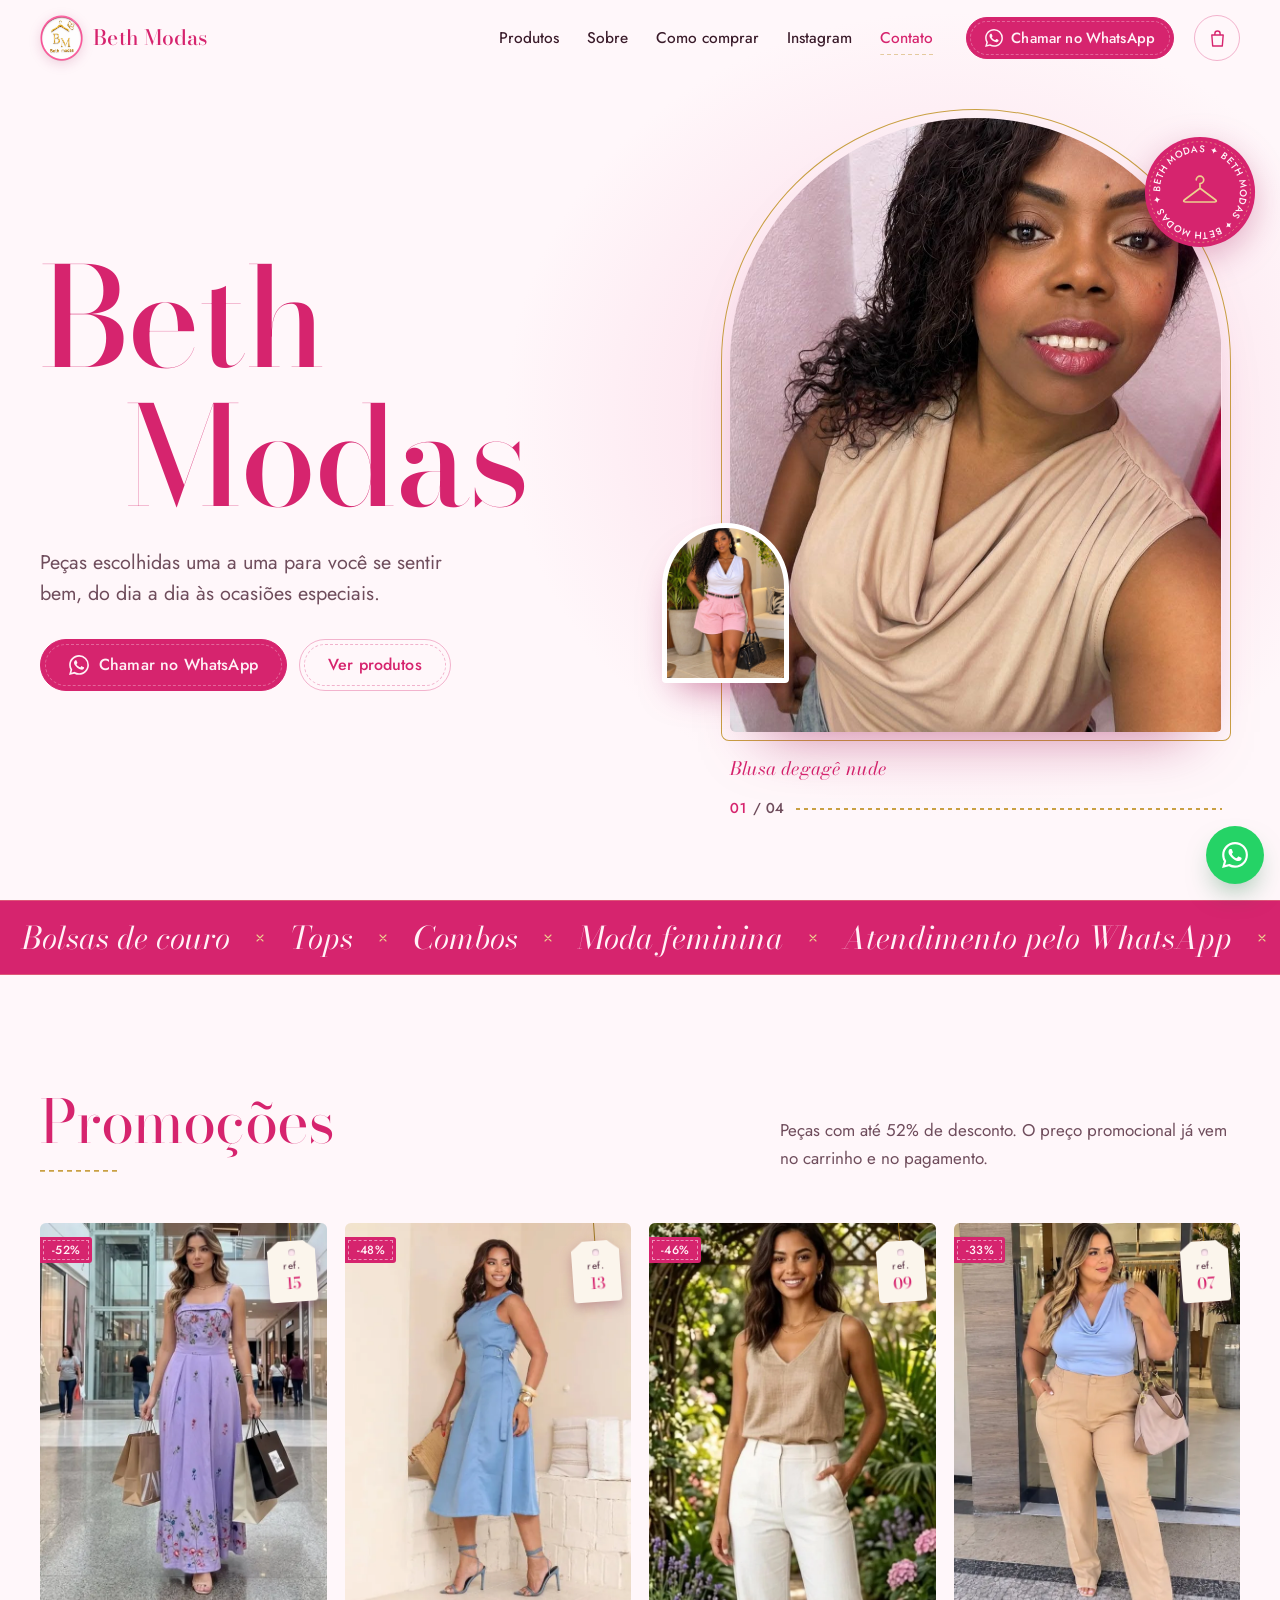
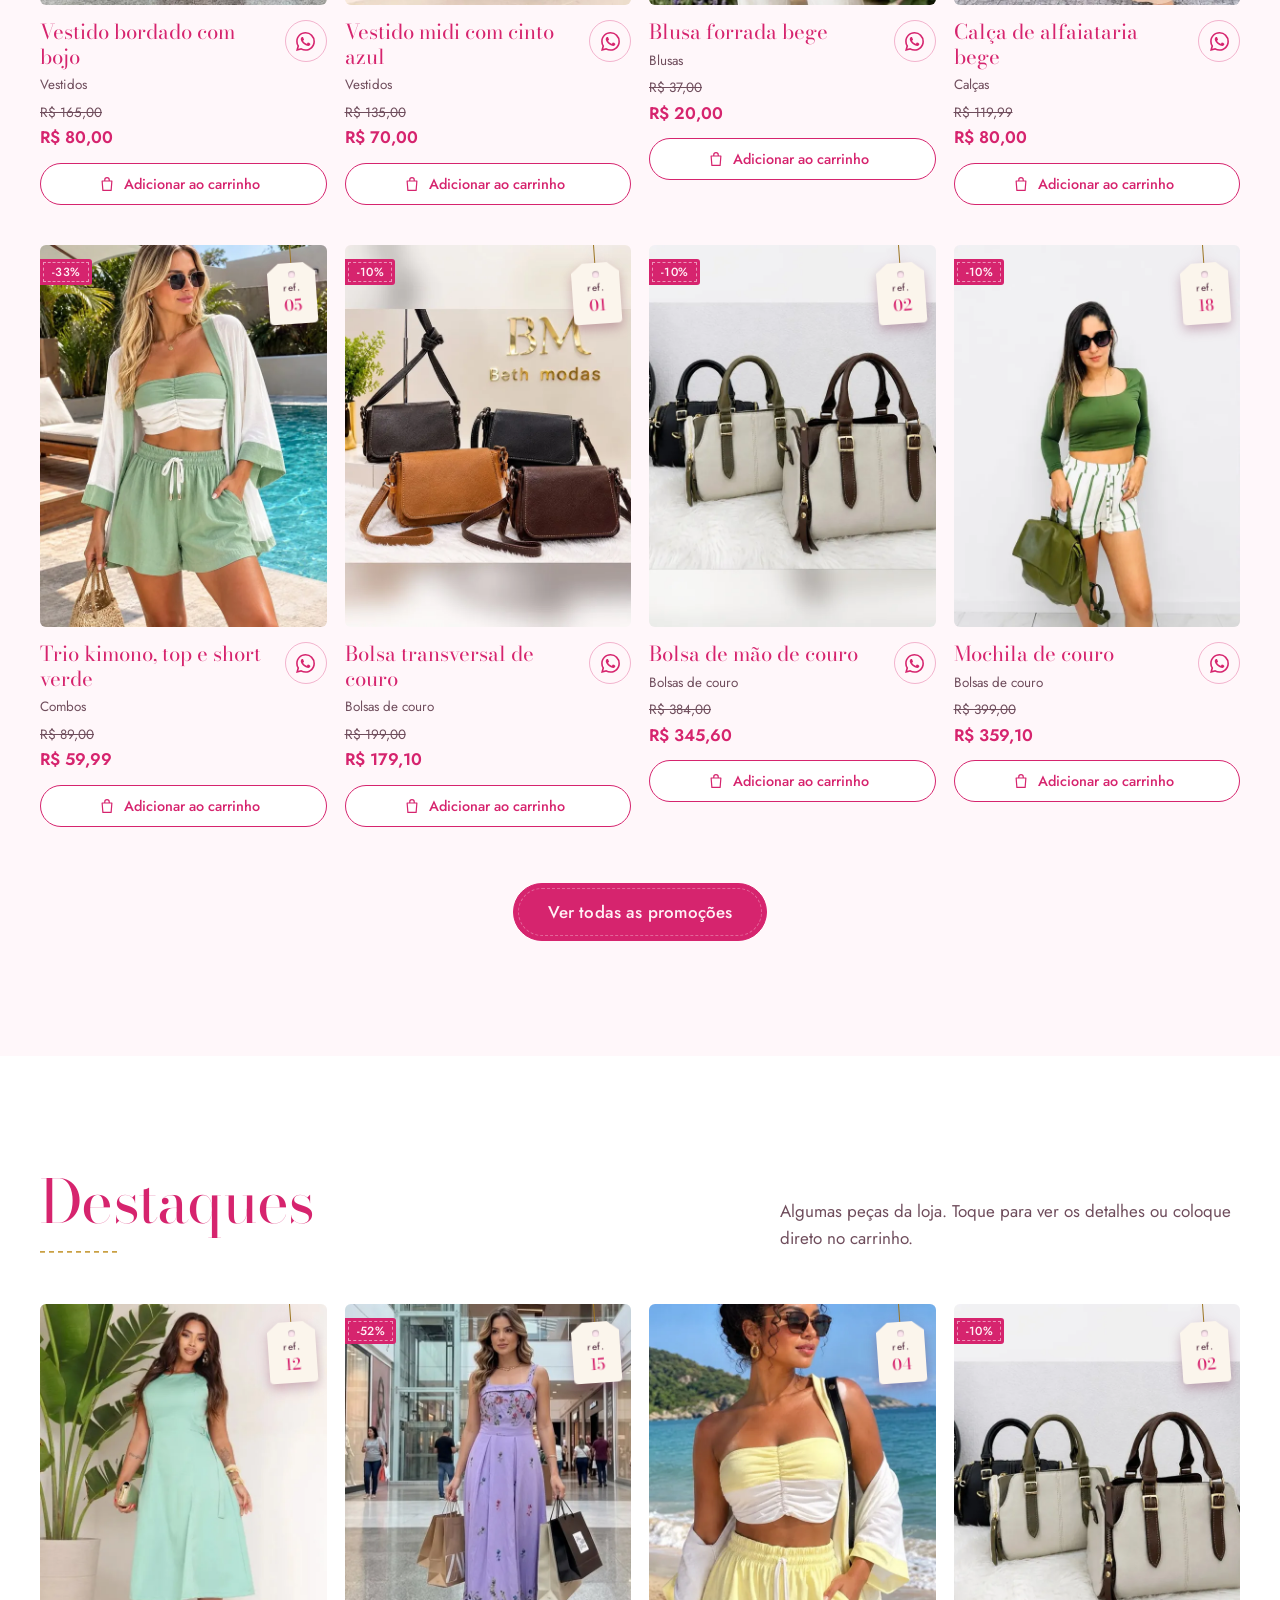
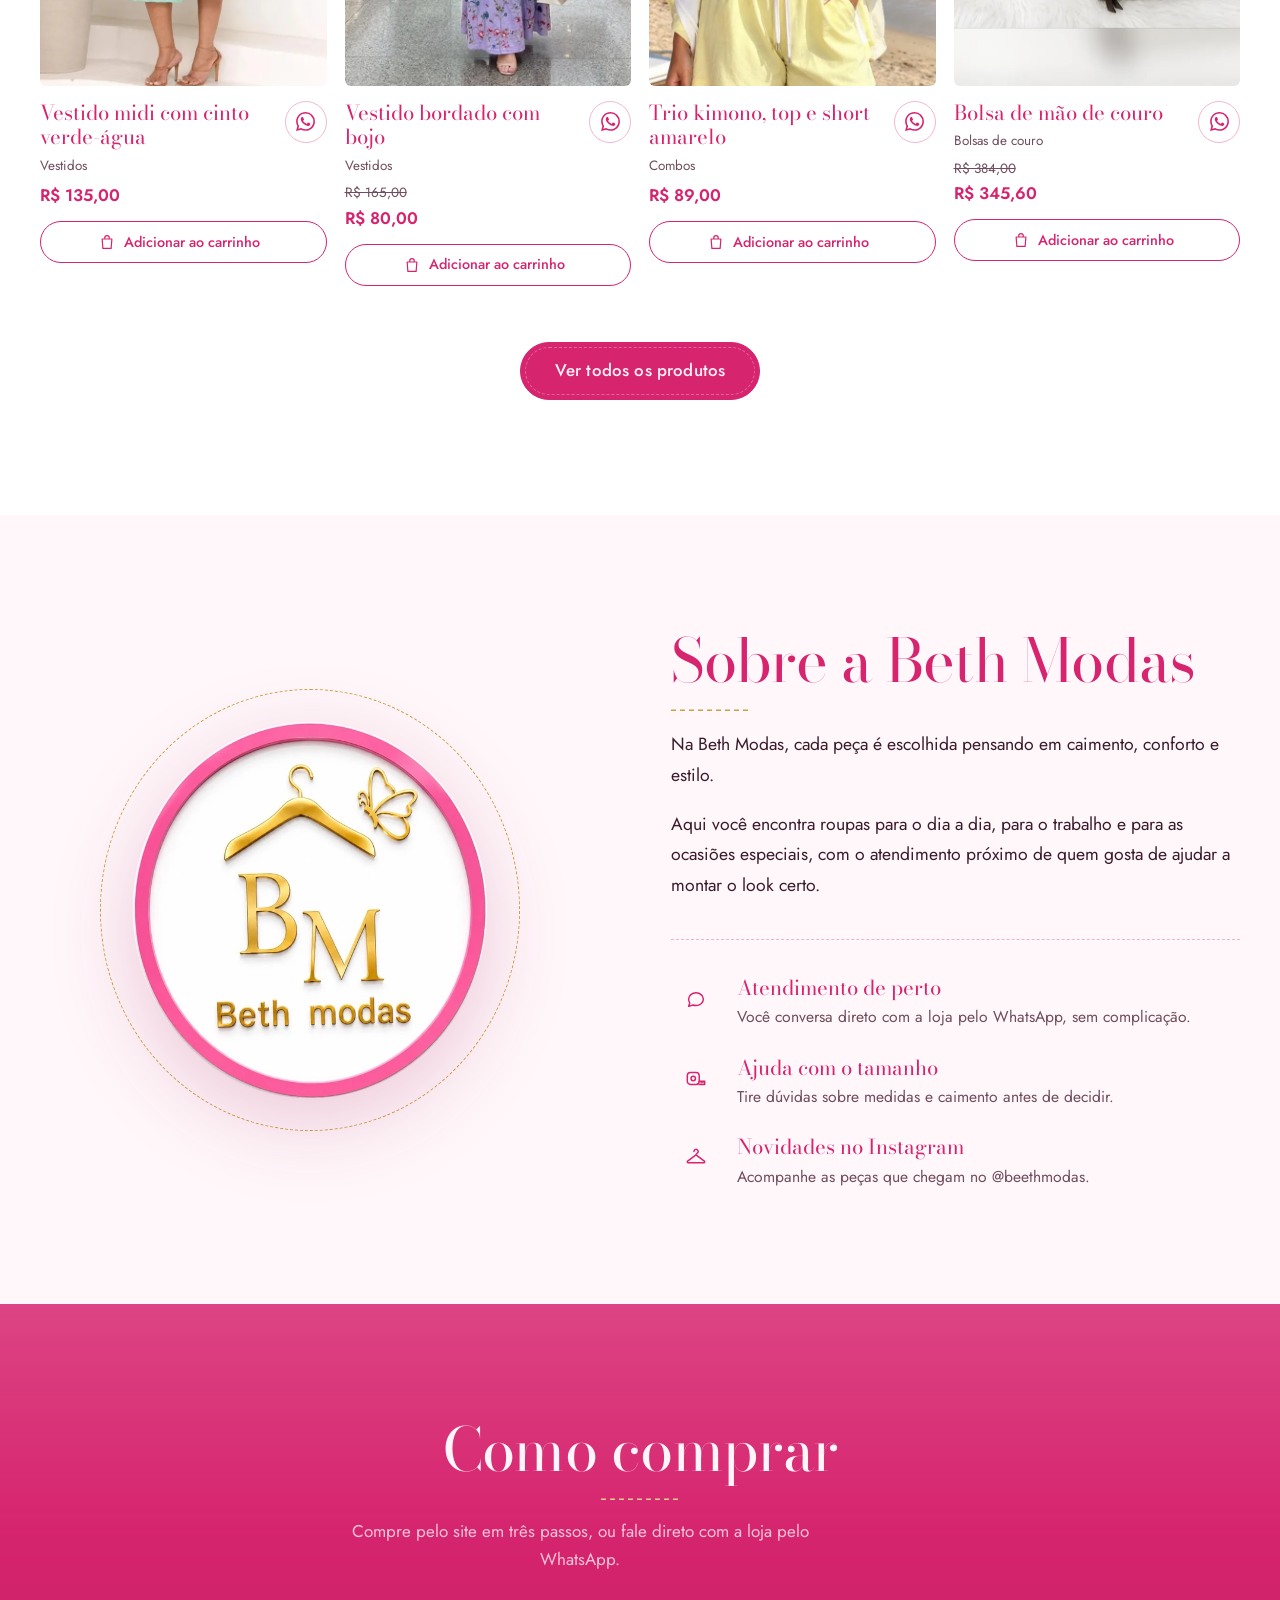
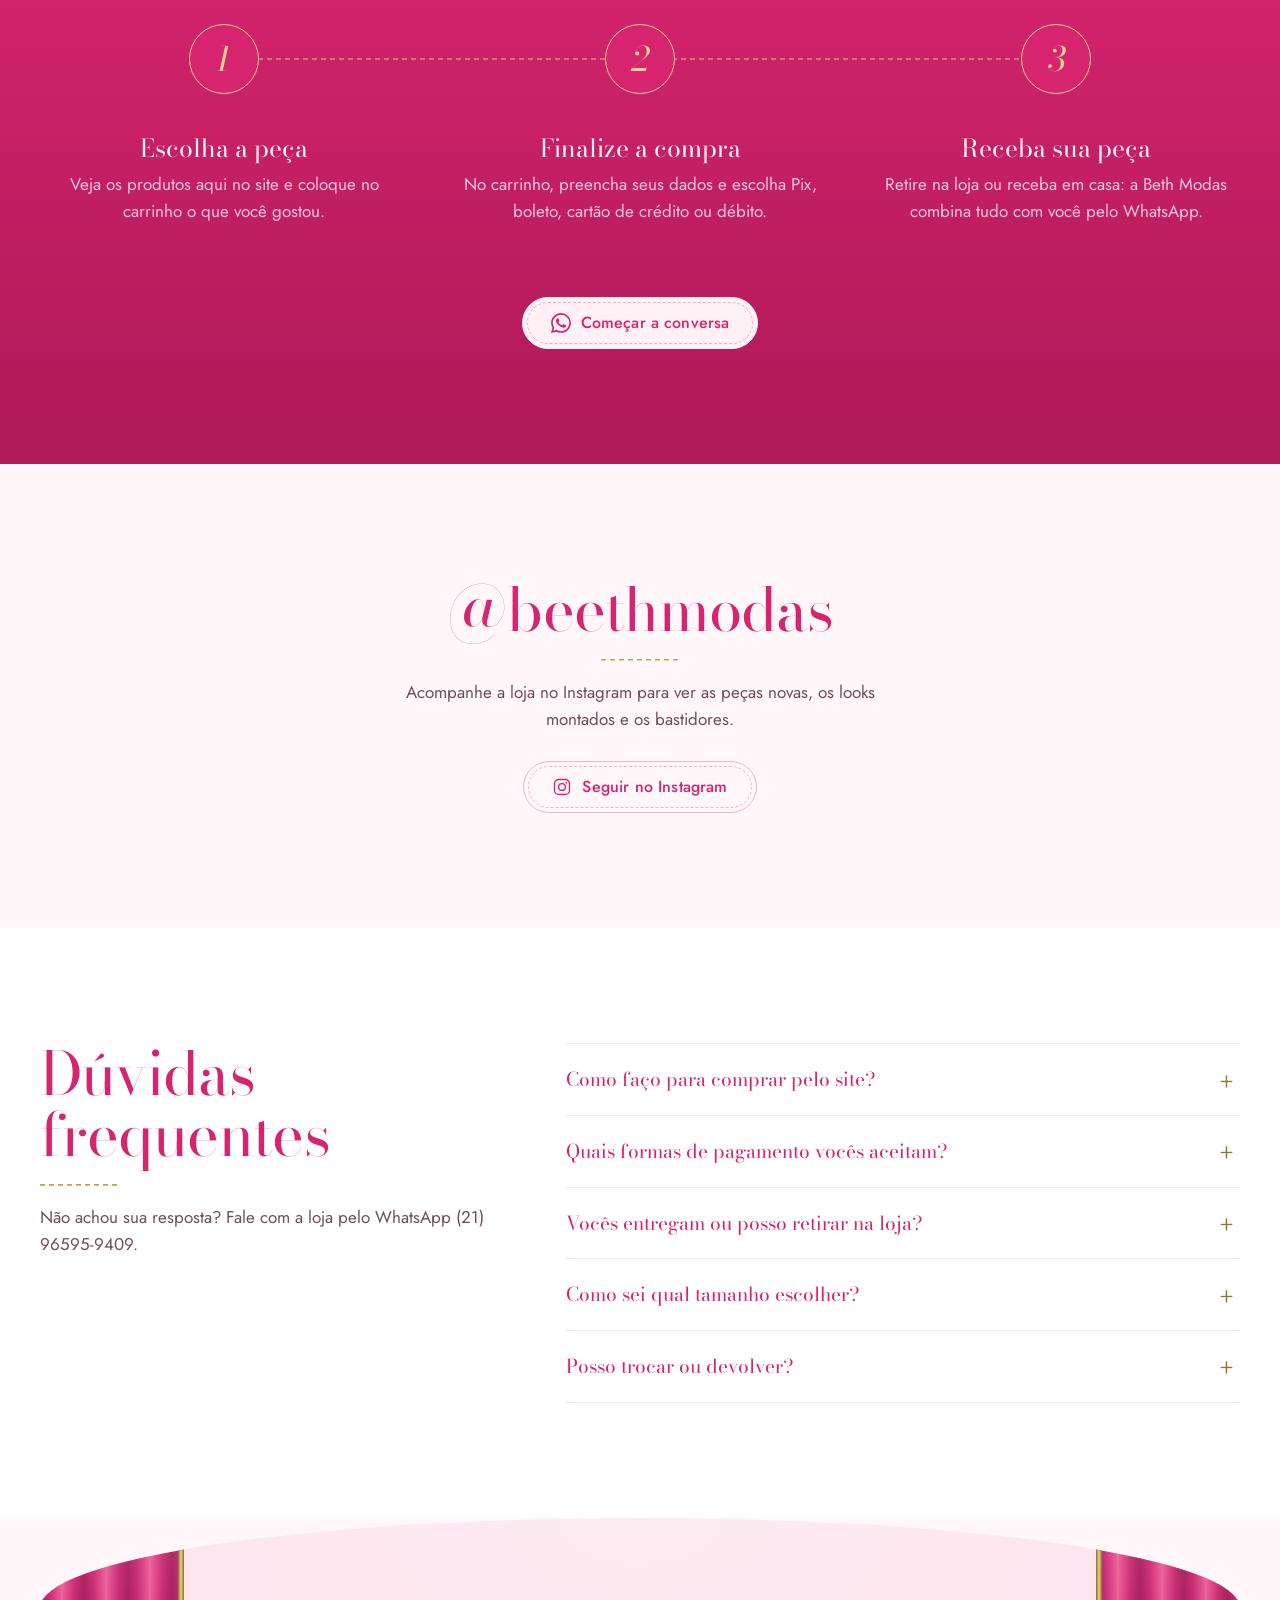
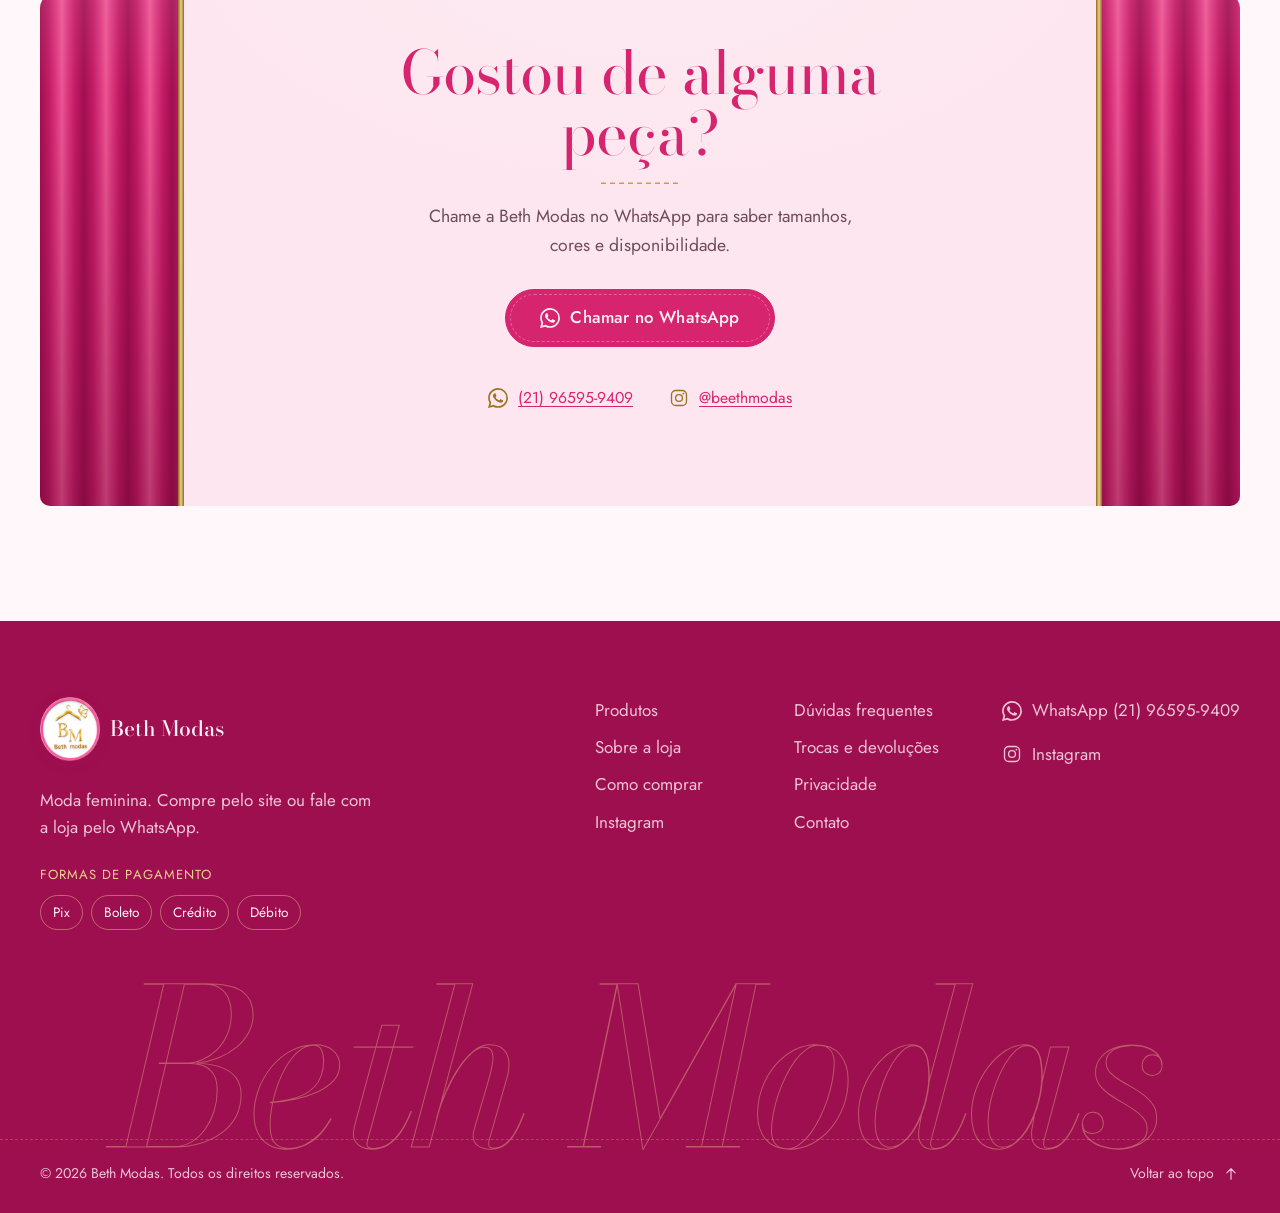
<file: index.html>
<!DOCTYPE html>
<html lang="pt-BR">
<head>
<meta charset="utf-8">
<meta name="viewport" content="width=device-width, initial-scale=1, viewport-fit=cover">
<title>Beth Modas | Loja de roupas</title>
<meta name="description" content="Beth Modas: vestidos, blusas, tops, calças, combos e bolsas de couro. Compre pelo site com Pix, boleto ou cartão, ou pelo WhatsApp (21) 96595-9409.">
<meta name="theme-color" content="#d6246e">
<link rel="canonical" href="https://bethmodas.com/">
<meta property="og:type" content="website">
<meta property="og:locale" content="pt_BR">
<meta property="og:site_name" content="Beth Modas">
<meta property="og:title" content="Beth Modas | Loja de roupas">
<meta property="og:description" content="Beth Modas: vestidos, blusas, tops, calças, combos e bolsas de couro. Compre pelo site com Pix, boleto ou cartão, ou pelo WhatsApp (21) 96595-9409.">
<meta property="og:image" content="https://bethmodas.com/assets/img/compartilhar.jpg">
<meta property="og:image:width" content="1200">
<meta property="og:image:height" content="630">
<meta name="twitter:card" content="summary_large_image">
<link rel="icon" href="assets/img/favicon.png" type="image/png">
<link rel="apple-touch-icon" href="assets/img/apple-touch-icon.png">
<link rel="manifest" href="manifest.webmanifest">
<meta name="apple-mobile-web-app-title" content="Beth Modas">
<link rel="preload" href="assets/fonts/bodoni-moda.woff2" as="font" type="font/woff2" crossorigin>
<link rel="preload" href="assets/fonts/jost.woff2" as="font" type="font/woff2" crossorigin>
<link rel="preload" href="assets/img/fotos/carrossel-1.jpg?v=1792799157" as="image" fetchpriority="high">
<link rel="stylesheet" href="assets/css/estilo.css?v=1794067950">
<script>
  (function (d) {
    d.classList.add('js');
    var semCortina = false;
    try { semCortina = !!sessionStorage.getItem('beth-cortina'); } catch (e) {}
    if (semCortina || (window.matchMedia && matchMedia('(prefers-reduced-motion: reduce)').matches)) {
      d.classList.add('sem-cortina');
    }
  })(document.documentElement);
</script>
<script type="application/ld+json">{"@context": "https://schema.org", "@type": "ClothingStore", "name": "Beth Modas", "description": "Moda feminina: vestidos, blusas, tops, calças, combos e bolsas de couro. Compre pelo site ou pelo WhatsApp (21) 96595-9409.", "url": "https://bethmodas.com/", "logo": "https://bethmodas.com/assets/img/logo-grande.webp", "image": "https://bethmodas.com/assets/img/compartilhar.jpg", "telephone": "+55 21 96595-9409", "paymentAccepted": "Pix, boleto, cartão de crédito, cartão de débito", "currenciesAccepted": "BRL", "sameAs": ["https://www.instagram.com/beethmodas/"]}</script>
</head>
<body>
<a class="pular" href="#conteudo">Pular para o conteúdo</a>

<div class="fita" aria-hidden="true"><span class="fita__progresso"></span></div>

<div class="cortina" aria-hidden="true">
  <div class="cortina__painel cortina__painel--esq"></div>
  <div class="cortina__painel cortina__painel--dir"></div>
  <div class="cortina__sanefa"></div>
  <div class="cortina__marca">
    <img class="cortina__logo" src="assets/img/logo.png" alt="" width="339" height="360" decoding="async">
  </div>
</div>

<header class="cabecalho">
  <div class="container cabecalho__barra">
    <a class="marca" href="#inicio" aria-label="Beth Modas, início"><img class="marca__imagem" src="assets/img/logo.png" alt="" width="339" height="360"><span class="marca__nome">Beth Modas</span></a>

    <nav class="menu" aria-label="Seções do site">
      <ul class="menu__lista">
                <li><a class="menu__link" href="produtos.html">Produtos</a></li>
                <li><a class="menu__link" href="#sobre">Sobre</a></li>
                <li><a class="menu__link" href="#como-comprar">Como comprar</a></li>
                <li><a class="menu__link" href="#instagram">Instagram</a></li>
                <li><a class="menu__link" href="#contato">Contato</a></li>
              </ul>
    </nav>

    <a class="botao botao--pequeno cabecalho__whats" href="https://wa.me/5521965959409?text=Ol%C3%A1%2C%20Beth%20Modas%21%20Vim%20pelo%20site%20e%20queria%20tirar%20uma%20d%C3%BAvida." target="_blank" rel="noopener">
      <svg class="icone" viewBox="0 0 24 24" width="24" height="24" aria-hidden="true" focusable="false"><path fill="currentColor" d="M17.47 14.38c-.3-.15-1.76-.87-2.03-.97-.27-.1-.47-.15-.67.15-.2.3-.77.97-.94 1.16-.17.2-.35.22-.64.08-.3-.15-1.26-.47-2.39-1.48-.88-.79-1.48-1.76-1.65-2.06-.17-.3-.02-.46.13-.6.13-.14.3-.35.45-.52.15-.17.2-.3.3-.5.1-.2.05-.37-.03-.52-.07-.15-.67-1.61-.92-2.21-.24-.58-.49-.5-.67-.51h-.57c-.2 0-.52.07-.79.37-.27.3-1.04 1.02-1.04 2.48s1.07 2.88 1.21 3.07c.15.2 2.1 3.2 5.08 4.49.71.31 1.26.49 1.7.63.71.23 1.36.2 1.87.12.57-.09 1.76-.72 2-1.41.25-.7.25-1.29.18-1.41-.08-.13-.28-.2-.57-.35m-5.42 7.4h-.01a9.87 9.87 0 0 1-5.03-1.38l-.36-.21-3.74.98 1-3.65-.24-.37a9.86 9.86 0 0 1-1.51-5.26c0-5.45 4.44-9.88 9.89-9.88 2.64 0 5.12 1.03 6.99 2.9a9.83 9.83 0 0 1 2.89 6.99c0 5.45-4.44 9.88-9.88 9.88m8.41-18.3A11.82 11.82 0 0 0 12.05 0C5.5 0 .16 5.34.16 11.89c0 2.1.55 4.14 1.59 5.95L.06 24l6.3-1.65a11.88 11.88 0 0 0 5.68 1.45h.01c6.55 0 11.89-5.34 11.89-11.89a11.82 11.82 0 0 0-3.48-8.41"/></svg><span>Chamar no WhatsApp</span>
    </a>

    <a class="cabecalho__carrinho" href="carrinho.html" aria-label="Carrinho" data-carrinho-link>
      <svg class="icone" viewBox="0 0 24 24" width="24" height="24" aria-hidden="true" focusable="false"><path fill="none" stroke="currentColor" stroke-width="1.6" stroke-linecap="round" stroke-linejoin="round" d="M5.5 8h13l-1 12.5h-11L5.5 8ZM9 8V6.5a3 3 0 0 1 6 0V8"/></svg>
      <span class="carrinho-qtd" data-carrinho-qtd hidden>0</span>
    </a>

    <button class="menu-botao" type="button" aria-expanded="false" aria-controls="menu-movel">
      <span class="sr" data-menu-rotulo>Abrir menu</span>
      <span class="menu-botao__linha"></span><span class="menu-botao__linha"></span>
    </button>
  </div>
</header>

<div class="menu-movel" id="menu-movel" hidden>
  <nav class="menu-movel__nav" aria-label="Menu">
    <ul>
      <li style="--i:0"><a class="menu-movel__link" href="#inicio">Início</a></li>
            <li style="--i:1"><a class="menu-movel__link" href="produtos.html">Produtos</a></li>
            <li style="--i:2"><a class="menu-movel__link" href="#sobre">Sobre</a></li>
            <li style="--i:3"><a class="menu-movel__link" href="#como-comprar">Como comprar</a></li>
            <li style="--i:4"><a class="menu-movel__link" href="#instagram">Instagram</a></li>
            <li style="--i:5"><a class="menu-movel__link" href="#contato">Contato</a></li>
          </ul>
  </nav>
  <div class="menu-movel__rodape">
    <a class="botao botao--claro" href="https://wa.me/5521965959409?text=Ol%C3%A1%2C%20Beth%20Modas%21%20Vim%20pelo%20site%20e%20queria%20tirar%20uma%20d%C3%BAvida." target="_blank" rel="noopener"><svg class="icone" viewBox="0 0 24 24" width="24" height="24" aria-hidden="true" focusable="false"><path fill="currentColor" d="M17.47 14.38c-.3-.15-1.76-.87-2.03-.97-.27-.1-.47-.15-.67.15-.2.3-.77.97-.94 1.16-.17.2-.35.22-.64.08-.3-.15-1.26-.47-2.39-1.48-.88-.79-1.48-1.76-1.65-2.06-.17-.3-.02-.46.13-.6.13-.14.3-.35.45-.52.15-.17.2-.3.3-.5.1-.2.05-.37-.03-.52-.07-.15-.67-1.61-.92-2.21-.24-.58-.49-.5-.67-.51h-.57c-.2 0-.52.07-.79.37-.27.3-1.04 1.02-1.04 2.48s1.07 2.88 1.21 3.07c.15.2 2.1 3.2 5.08 4.49.71.31 1.26.49 1.7.63.71.23 1.36.2 1.87.12.57-.09 1.76-.72 2-1.41.25-.7.25-1.29.18-1.41-.08-.13-.28-.2-.57-.35m-5.42 7.4h-.01a9.87 9.87 0 0 1-5.03-1.38l-.36-.21-3.74.98 1-3.65-.24-.37a9.86 9.86 0 0 1-1.51-5.26c0-5.45 4.44-9.88 9.89-9.88 2.64 0 5.12 1.03 6.99 2.9a9.83 9.83 0 0 1 2.89 6.99c0 5.45-4.44 9.88-9.88 9.88m8.41-18.3A11.82 11.82 0 0 0 12.05 0C5.5 0 .16 5.34.16 11.89c0 2.1.55 4.14 1.59 5.95L.06 24l6.3-1.65a11.88 11.88 0 0 0 5.68 1.45h.01c6.55 0 11.89-5.34 11.89-11.89a11.82 11.82 0 0 0-3.48-8.41"/></svg>Chamar no WhatsApp</a>
    <a class="menu-movel__insta" href="https://www.instagram.com/beethmodas/" target="_blank" rel="noopener"><svg class="icone" viewBox="0 0 24 24" width="24" height="24" aria-hidden="true" focusable="false"><g fill="none" stroke="currentColor" stroke-width="1.6" stroke-linecap="round" stroke-linejoin="round"><rect x="3" y="3" width="18" height="18" rx="5.2"/><circle cx="12" cy="12" r="4.1"/></g><circle cx="17.3" cy="6.7" r="1.1" fill="currentColor"/></svg>@beethmodas</a>
  </div>
</div>
<main id="conteudo">
<section class="inicio" id="inicio" aria-labelledby="inicio-titulo">
  <div class="container inicio__grade">

    <div class="inicio__texto">
      <h1 class="letreiro" id="inicio-titulo">
        <span class="sr">Beth Modas</span>
        <span class="letreiro__linhas" aria-hidden="true"><span class="letreiro__palavra" data-texto="Beth"><span class="letreiro__letra" style="--i:0">B</span><span class="letreiro__letra" style="--i:1">e</span><span class="letreiro__letra" style="--i:2">t</span><span class="letreiro__letra" style="--i:3">h</span></span><span class="letreiro__palavra" data-texto="Modas"><span class="letreiro__letra" style="--i:4">M</span><span class="letreiro__letra" style="--i:5">o</span><span class="letreiro__letra" style="--i:6">d</span><span class="letreiro__letra" style="--i:7">a</span><span class="letreiro__letra" style="--i:8">s</span></span></span>
      </h1>
      <p class="inicio__chamada">Peças escolhidas uma a uma para você se sentir bem, do dia a dia às ocasiões especiais.</p>
      <div class="inicio__acoes">
        <a class="botao" href="https://wa.me/5521965959409?text=Ol%C3%A1%2C%20Beth%20Modas%21%20Vim%20pelo%20site%20e%20queria%20tirar%20uma%20d%C3%BAvida." target="_blank" rel="noopener"><svg class="icone" viewBox="0 0 24 24" width="24" height="24" aria-hidden="true" focusable="false"><path fill="currentColor" d="M17.47 14.38c-.3-.15-1.76-.87-2.03-.97-.27-.1-.47-.15-.67.15-.2.3-.77.97-.94 1.16-.17.2-.35.22-.64.08-.3-.15-1.26-.47-2.39-1.48-.88-.79-1.48-1.76-1.65-2.06-.17-.3-.02-.46.13-.6.13-.14.3-.35.45-.52.15-.17.2-.3.3-.5.1-.2.05-.37-.03-.52-.07-.15-.67-1.61-.92-2.21-.24-.58-.49-.5-.67-.51h-.57c-.2 0-.52.07-.79.37-.27.3-1.04 1.02-1.04 2.48s1.07 2.88 1.21 3.07c.15.2 2.1 3.2 5.08 4.49.71.31 1.26.49 1.7.63.71.23 1.36.2 1.87.12.57-.09 1.76-.72 2-1.41.25-.7.25-1.29.18-1.41-.08-.13-.28-.2-.57-.35m-5.42 7.4h-.01a9.87 9.87 0 0 1-5.03-1.38l-.36-.21-3.74.98 1-3.65-.24-.37a9.86 9.86 0 0 1-1.51-5.26c0-5.45 4.44-9.88 9.89-9.88 2.64 0 5.12 1.03 6.99 2.9a9.83 9.83 0 0 1 2.89 6.99c0 5.45-4.44 9.88-9.88 9.88m8.41-18.3A11.82 11.82 0 0 0 12.05 0C5.5 0 .16 5.34.16 11.89c0 2.1.55 4.14 1.59 5.95L.06 24l6.3-1.65a11.88 11.88 0 0 0 5.68 1.45h.01c6.55 0 11.89-5.34 11.89-11.89a11.82 11.82 0 0 0-3.48-8.41"/></svg>Chamar no WhatsApp</a>
        <a class="botao botao--contorno" href="produtos.html">Ver produtos</a>
      </div>
    </div>

        <div class="carrossel" data-carrossel aria-roledescription="carrossel" aria-label="Fotos em destaque" tabindex="-1">
      <div class="carrossel__moldura">
        <div class="carrossel__janela" data-janela>
          <ul class="carrossel__slides" aria-live="off">
                        <li class="carrossel__slide is-ativo" role="group" aria-roledescription="foto"
                aria-label="1 de 4: Blusa degagê nude"
                data-titulo="Blusa degagê nude" data-peca="">
              <img src="assets/img/fotos/carrossel-1.jpg?v=1792799157" alt="Blusa degagê nude" width="896" height="1120" loading="eager" decoding="async" fetchpriority="high">            </li>
                        <li class="carrossel__slide" role="group" aria-roledescription="foto"
                aria-label="2 de 4: Blusa degagê branca com short rosa"
                data-titulo="Blusa degagê branca com short rosa" data-peca="" aria-hidden="true">
              <img src="assets/img/fotos/carrossel-2.jpg?v=1792799157" alt="Blusa degagê branca com short rosa" width="1024" height="1280" loading="lazy" decoding="async">            </li>
                        <li class="carrossel__slide" role="group" aria-roledescription="foto"
                aria-label="3 de 4: Blusa degagê azul"
                data-titulo="Blusa degagê azul" data-peca="" aria-hidden="true">
              <img src="assets/img/fotos/carrossel-3.jpg?v=1792799157" alt="Blusa degagê azul" width="900" height="1125" loading="lazy" decoding="async">            </li>
                        <li class="carrossel__slide" role="group" aria-roledescription="foto"
                aria-label="4 de 4: Blusa degagê azul e calça de alfaiataria"
                data-titulo="Blusa degagê azul e calça de alfaiataria" data-peca="" aria-hidden="true">
              <img src="assets/img/fotos/carrossel-4.jpg?v=1792799157" alt="Blusa degagê azul e calça de alfaiataria" width="900" height="1125" loading="lazy" decoding="async">            </li>
                      </ul>
        </div>

        <svg class="selo" viewBox="0 0 120 120" aria-hidden="true" focusable="false">
          <defs><path id="selo-circulo" d="M60 60m-43 0a43 43 0 1 1 86 0a43 43 0 1 1-86 0"/></defs>
          <circle class="selo__fundo" cx="60" cy="60" r="59"/>
          <circle class="selo__costura" cx="60" cy="60" r="54"/>
          <g class="selo__giro">
            <text class="selo__texto"><textPath href="#selo-circulo" textLength="268">Beth Modas ✦ Beth Modas ✦ Beth Modas ✦</textPath></text>
          </g>
          <path class="selo__cabide" d="M60 56v-5a4 4 0 1 0-4-4M60 56 43.5 68.3q-2.4 2 .8 2.4h31.4q3.2-.4.8-2.4L60 56"/>
        </svg>

                <button class="carrossel__miniatura" type="button" data-proxima tabindex="-1" aria-hidden="true">
          <img src="assets/img/fotos/carrossel-2.jpg?v=1792799157" alt="" width="1024" height="1280" loading="lazy" decoding="async" data-miniatura="">        </button>
              </div>

      <div class="carrossel__rodape">
        <p class="carrossel__legenda">
          <span class="carrossel__titulo" data-legenda>Blusa degagê nude</span>
        </p>
                <div class="carrossel__controles">
          <span class="carrossel__contador" aria-hidden="true"><span data-atual>01</span><span class="carrossel__total">04</span></span>
          <span class="carrossel__linha" aria-hidden="true"><span class="carrossel__progresso"></span></span>
        </div>
              </div>
    </div>
    
  </div>
</section>
<div class="faixa">
  <div class="faixa__trilho">
        <ul class="faixa__grupo">
            <li class="faixa__item">
        <a class="faixa__link" href="produtos.html?categoria=bolsas">Bolsas de couro</a>
        <svg class="faixa__ponto" viewBox="0 0 24 24" width="24" height="24" aria-hidden="true" focusable="false"><path fill="none" stroke="currentColor" stroke-width="1.6" stroke-linecap="round" stroke-linejoin="round" d="M7.5 7.5l9 9M16.5 7.5l-9 9"/></svg>      </li>
            <li class="faixa__item">
        <a class="faixa__link" href="produtos.html?categoria=tops">Tops</a>
        <svg class="faixa__ponto" viewBox="0 0 24 24" width="24" height="24" aria-hidden="true" focusable="false"><path fill="none" stroke="currentColor" stroke-width="1.6" stroke-linecap="round" stroke-linejoin="round" d="M7.5 7.5l9 9M16.5 7.5l-9 9"/></svg>      </li>
            <li class="faixa__item">
        <a class="faixa__link" href="produtos.html?categoria=combos">Combos</a>
        <svg class="faixa__ponto" viewBox="0 0 24 24" width="24" height="24" aria-hidden="true" focusable="false"><path fill="none" stroke="currentColor" stroke-width="1.6" stroke-linecap="round" stroke-linejoin="round" d="M7.5 7.5l9 9M16.5 7.5l-9 9"/></svg>      </li>
            <li class="faixa__item">
        <a class="faixa__link" href="produtos.html">Moda feminina</a>
        <svg class="faixa__ponto" viewBox="0 0 24 24" width="24" height="24" aria-hidden="true" focusable="false"><path fill="none" stroke="currentColor" stroke-width="1.6" stroke-linecap="round" stroke-linejoin="round" d="M7.5 7.5l9 9M16.5 7.5l-9 9"/></svg>      </li>
            <li class="faixa__item">
        <a class="faixa__link" href="https://wa.me/5521965959409?text=Ol%C3%A1%2C%20Beth%20Modas%21%20Vim%20pelo%20site%20e%20queria%20tirar%20uma%20d%C3%BAvida." target="_blank" rel="noopener">Atendimento pelo WhatsApp</a>
        <svg class="faixa__ponto" viewBox="0 0 24 24" width="24" height="24" aria-hidden="true" focusable="false"><path fill="none" stroke="currentColor" stroke-width="1.6" stroke-linecap="round" stroke-linejoin="round" d="M7.5 7.5l9 9M16.5 7.5l-9 9"/></svg>      </li>
            <li class="faixa__item">
        <a class="faixa__link" href="https://www.instagram.com/beethmodas/" target="_blank" rel="noopener">@beethmodas no Instagram</a>
        <svg class="faixa__ponto" viewBox="0 0 24 24" width="24" height="24" aria-hidden="true" focusable="false"><path fill="none" stroke="currentColor" stroke-width="1.6" stroke-linecap="round" stroke-linejoin="round" d="M7.5 7.5l9 9M16.5 7.5l-9 9"/></svg>      </li>
            <li class="faixa__item">
        <a class="faixa__link" href="produtos.html?categoria=bolsas" tabindex="-1" aria-hidden="true">Bolsas de couro</a>
        <svg class="faixa__ponto" viewBox="0 0 24 24" width="24" height="24" aria-hidden="true" focusable="false"><path fill="none" stroke="currentColor" stroke-width="1.6" stroke-linecap="round" stroke-linejoin="round" d="M7.5 7.5l9 9M16.5 7.5l-9 9"/></svg>      </li>
            <li class="faixa__item">
        <a class="faixa__link" href="produtos.html?categoria=tops" tabindex="-1" aria-hidden="true">Tops</a>
        <svg class="faixa__ponto" viewBox="0 0 24 24" width="24" height="24" aria-hidden="true" focusable="false"><path fill="none" stroke="currentColor" stroke-width="1.6" stroke-linecap="round" stroke-linejoin="round" d="M7.5 7.5l9 9M16.5 7.5l-9 9"/></svg>      </li>
            <li class="faixa__item">
        <a class="faixa__link" href="produtos.html?categoria=combos" tabindex="-1" aria-hidden="true">Combos</a>
        <svg class="faixa__ponto" viewBox="0 0 24 24" width="24" height="24" aria-hidden="true" focusable="false"><path fill="none" stroke="currentColor" stroke-width="1.6" stroke-linecap="round" stroke-linejoin="round" d="M7.5 7.5l9 9M16.5 7.5l-9 9"/></svg>      </li>
            <li class="faixa__item">
        <a class="faixa__link" href="produtos.html" tabindex="-1" aria-hidden="true">Moda feminina</a>
        <svg class="faixa__ponto" viewBox="0 0 24 24" width="24" height="24" aria-hidden="true" focusable="false"><path fill="none" stroke="currentColor" stroke-width="1.6" stroke-linecap="round" stroke-linejoin="round" d="M7.5 7.5l9 9M16.5 7.5l-9 9"/></svg>      </li>
            <li class="faixa__item">
        <a class="faixa__link" href="https://wa.me/5521965959409?text=Ol%C3%A1%2C%20Beth%20Modas%21%20Vim%20pelo%20site%20e%20queria%20tirar%20uma%20d%C3%BAvida." target="_blank" rel="noopener" tabindex="-1" aria-hidden="true">Atendimento pelo WhatsApp</a>
        <svg class="faixa__ponto" viewBox="0 0 24 24" width="24" height="24" aria-hidden="true" focusable="false"><path fill="none" stroke="currentColor" stroke-width="1.6" stroke-linecap="round" stroke-linejoin="round" d="M7.5 7.5l9 9M16.5 7.5l-9 9"/></svg>      </li>
            <li class="faixa__item">
        <a class="faixa__link" href="https://www.instagram.com/beethmodas/" target="_blank" rel="noopener" tabindex="-1" aria-hidden="true">@beethmodas no Instagram</a>
        <svg class="faixa__ponto" viewBox="0 0 24 24" width="24" height="24" aria-hidden="true" focusable="false"><path fill="none" stroke="currentColor" stroke-width="1.6" stroke-linecap="round" stroke-linejoin="round" d="M7.5 7.5l9 9M16.5 7.5l-9 9"/></svg>      </li>
          </ul>
        <ul class="faixa__grupo" aria-hidden="true">
            <li class="faixa__item">
        <a class="faixa__link" href="produtos.html?categoria=bolsas" tabindex="-1" aria-hidden="true">Bolsas de couro</a>
        <svg class="faixa__ponto" viewBox="0 0 24 24" width="24" height="24" aria-hidden="true" focusable="false"><path fill="none" stroke="currentColor" stroke-width="1.6" stroke-linecap="round" stroke-linejoin="round" d="M7.5 7.5l9 9M16.5 7.5l-9 9"/></svg>      </li>
            <li class="faixa__item">
        <a class="faixa__link" href="produtos.html?categoria=tops" tabindex="-1" aria-hidden="true">Tops</a>
        <svg class="faixa__ponto" viewBox="0 0 24 24" width="24" height="24" aria-hidden="true" focusable="false"><path fill="none" stroke="currentColor" stroke-width="1.6" stroke-linecap="round" stroke-linejoin="round" d="M7.5 7.5l9 9M16.5 7.5l-9 9"/></svg>      </li>
            <li class="faixa__item">
        <a class="faixa__link" href="produtos.html?categoria=combos" tabindex="-1" aria-hidden="true">Combos</a>
        <svg class="faixa__ponto" viewBox="0 0 24 24" width="24" height="24" aria-hidden="true" focusable="false"><path fill="none" stroke="currentColor" stroke-width="1.6" stroke-linecap="round" stroke-linejoin="round" d="M7.5 7.5l9 9M16.5 7.5l-9 9"/></svg>      </li>
            <li class="faixa__item">
        <a class="faixa__link" href="produtos.html" tabindex="-1" aria-hidden="true">Moda feminina</a>
        <svg class="faixa__ponto" viewBox="0 0 24 24" width="24" height="24" aria-hidden="true" focusable="false"><path fill="none" stroke="currentColor" stroke-width="1.6" stroke-linecap="round" stroke-linejoin="round" d="M7.5 7.5l9 9M16.5 7.5l-9 9"/></svg>      </li>
            <li class="faixa__item">
        <a class="faixa__link" href="https://wa.me/5521965959409?text=Ol%C3%A1%2C%20Beth%20Modas%21%20Vim%20pelo%20site%20e%20queria%20tirar%20uma%20d%C3%BAvida." target="_blank" rel="noopener" tabindex="-1" aria-hidden="true">Atendimento pelo WhatsApp</a>
        <svg class="faixa__ponto" viewBox="0 0 24 24" width="24" height="24" aria-hidden="true" focusable="false"><path fill="none" stroke="currentColor" stroke-width="1.6" stroke-linecap="round" stroke-linejoin="round" d="M7.5 7.5l9 9M16.5 7.5l-9 9"/></svg>      </li>
            <li class="faixa__item">
        <a class="faixa__link" href="https://www.instagram.com/beethmodas/" target="_blank" rel="noopener" tabindex="-1" aria-hidden="true">@beethmodas no Instagram</a>
        <svg class="faixa__ponto" viewBox="0 0 24 24" width="24" height="24" aria-hidden="true" focusable="false"><path fill="none" stroke="currentColor" stroke-width="1.6" stroke-linecap="round" stroke-linejoin="round" d="M7.5 7.5l9 9M16.5 7.5l-9 9"/></svg>      </li>
            <li class="faixa__item">
        <a class="faixa__link" href="produtos.html?categoria=bolsas" tabindex="-1" aria-hidden="true">Bolsas de couro</a>
        <svg class="faixa__ponto" viewBox="0 0 24 24" width="24" height="24" aria-hidden="true" focusable="false"><path fill="none" stroke="currentColor" stroke-width="1.6" stroke-linecap="round" stroke-linejoin="round" d="M7.5 7.5l9 9M16.5 7.5l-9 9"/></svg>      </li>
            <li class="faixa__item">
        <a class="faixa__link" href="produtos.html?categoria=tops" tabindex="-1" aria-hidden="true">Tops</a>
        <svg class="faixa__ponto" viewBox="0 0 24 24" width="24" height="24" aria-hidden="true" focusable="false"><path fill="none" stroke="currentColor" stroke-width="1.6" stroke-linecap="round" stroke-linejoin="round" d="M7.5 7.5l9 9M16.5 7.5l-9 9"/></svg>      </li>
            <li class="faixa__item">
        <a class="faixa__link" href="produtos.html?categoria=combos" tabindex="-1" aria-hidden="true">Combos</a>
        <svg class="faixa__ponto" viewBox="0 0 24 24" width="24" height="24" aria-hidden="true" focusable="false"><path fill="none" stroke="currentColor" stroke-width="1.6" stroke-linecap="round" stroke-linejoin="round" d="M7.5 7.5l9 9M16.5 7.5l-9 9"/></svg>      </li>
            <li class="faixa__item">
        <a class="faixa__link" href="produtos.html" tabindex="-1" aria-hidden="true">Moda feminina</a>
        <svg class="faixa__ponto" viewBox="0 0 24 24" width="24" height="24" aria-hidden="true" focusable="false"><path fill="none" stroke="currentColor" stroke-width="1.6" stroke-linecap="round" stroke-linejoin="round" d="M7.5 7.5l9 9M16.5 7.5l-9 9"/></svg>      </li>
            <li class="faixa__item">
        <a class="faixa__link" href="https://wa.me/5521965959409?text=Ol%C3%A1%2C%20Beth%20Modas%21%20Vim%20pelo%20site%20e%20queria%20tirar%20uma%20d%C3%BAvida." target="_blank" rel="noopener" tabindex="-1" aria-hidden="true">Atendimento pelo WhatsApp</a>
        <svg class="faixa__ponto" viewBox="0 0 24 24" width="24" height="24" aria-hidden="true" focusable="false"><path fill="none" stroke="currentColor" stroke-width="1.6" stroke-linecap="round" stroke-linejoin="round" d="M7.5 7.5l9 9M16.5 7.5l-9 9"/></svg>      </li>
            <li class="faixa__item">
        <a class="faixa__link" href="https://www.instagram.com/beethmodas/" target="_blank" rel="noopener" tabindex="-1" aria-hidden="true">@beethmodas no Instagram</a>
        <svg class="faixa__ponto" viewBox="0 0 24 24" width="24" height="24" aria-hidden="true" focusable="false"><path fill="none" stroke="currentColor" stroke-width="1.6" stroke-linecap="round" stroke-linejoin="round" d="M7.5 7.5l9 9M16.5 7.5l-9 9"/></svg>      </li>
          </ul>
      </div>
</div>
<section class="promocoes secao" id="promocoes" aria-labelledby="promocoes-titulo">
  <div class="container">
    <div class="secao__cabeca secao__cabeca--linha">
      <h2 class="secao__titulo" id="promocoes-titulo">Promoções</h2>
      <p class="secao__texto">Peças com até 52% de desconto. O preço promocional já vem no carrinho e no pagamento.</p>
    </div>
    <ul class="vitrine__grade destaques__grade">
      <li class="peca" data-ref="BM-15" data-categoria="vestidos" data-preco="80.00" data-promocao data-busca="vestido bordado com bojo vestidos promocao oferta desconto" style="--i:0">
        <a class="peca__foto" href="produtos.html#BM-15">
          <span class="sr">Ver detalhes: </span>
          <img src="assets/img/produtos/mini/vestido-bordado-bojo.webp" srcset="assets/img/produtos/mini/vestido-bordado-bojo.webp 600w, assets/img/produtos/vestido-bordado-bojo.jpg 900w" sizes="(min-width: 1100px) 290px, (min-width: 640px) 31vw, 46vw" alt="Vestido bordado com bojo" width="900" height="1200" loading="lazy" decoding="async">
          <span class="etiqueta" aria-hidden="true">
            <span class="etiqueta__furo"></span>
            <span class="etiqueta__rotulo">ref.</span><span class="etiqueta__valor">15</span>
          </span>
          <span class="peca__ver" aria-hidden="true"><svg class="icone" viewBox="0 0 24 24" width="24" height="24" aria-hidden="true" focusable="false"><g fill="none" stroke="currentColor" stroke-width="1.6" stroke-linecap="round" stroke-linejoin="round"><circle cx="10.5" cy="10.5" r="6"/><path d="m15 15 5 5M10.5 8v5M8 10.5h5"/></g></svg>Ver detalhes</span>
          <span class="peca__promo" aria-hidden="true">-52%</span>
        </a>
        <div class="peca__info">
          <div class="peca__textos">
            <h3 class="peca__nome">Vestido bordado com bojo</h3>
            <p class="peca__categoria">Vestidos</p>
            <p class="peca__preco"><s class="peca__preco-de"><span class="sr">De </span>R$ 165,00</s> <span class="sr">por </span>R$ 80,00</p>
          </div>
          <a class="peca__whats" href="https://wa.me/5521965959409?text=Ol%C3%A1%2C%20Beth%20Modas%21%20Vi%20no%20site%20o%20produto%20%2AVestido%20bordado%20com%20bojo%2A%20%28R%24%2080%2C00%2C%20ref.%20BM-15%29%20e%20queria%20saber%20mais." target="_blank" rel="noopener">
            <svg class="icone" viewBox="0 0 24 24" width="24" height="24" aria-hidden="true" focusable="false"><path fill="currentColor" d="M17.47 14.38c-.3-.15-1.76-.87-2.03-.97-.27-.1-.47-.15-.67.15-.2.3-.77.97-.94 1.16-.17.2-.35.22-.64.08-.3-.15-1.26-.47-2.39-1.48-.88-.79-1.48-1.76-1.65-2.06-.17-.3-.02-.46.13-.6.13-.14.3-.35.45-.52.15-.17.2-.3.3-.5.1-.2.05-.37-.03-.52-.07-.15-.67-1.61-.92-2.21-.24-.58-.49-.5-.67-.51h-.57c-.2 0-.52.07-.79.37-.27.3-1.04 1.02-1.04 2.48s1.07 2.88 1.21 3.07c.15.2 2.1 3.2 5.08 4.49.71.31 1.26.49 1.7.63.71.23 1.36.2 1.87.12.57-.09 1.76-.72 2-1.41.25-.7.25-1.29.18-1.41-.08-.13-.28-.2-.57-.35m-5.42 7.4h-.01a9.87 9.87 0 0 1-5.03-1.38l-.36-.21-3.74.98 1-3.65-.24-.37a9.86 9.86 0 0 1-1.51-5.26c0-5.45 4.44-9.88 9.89-9.88 2.64 0 5.12 1.03 6.99 2.9a9.83 9.83 0 0 1 2.89 6.99c0 5.45-4.44 9.88-9.88 9.88m8.41-18.3A11.82 11.82 0 0 0 12.05 0C5.5 0 .16 5.34.16 11.89c0 2.1.55 4.14 1.59 5.95L.06 24l6.3-1.65a11.88 11.88 0 0 0 5.68 1.45h.01c6.55 0 11.89-5.34 11.89-11.89a11.82 11.82 0 0 0-3.48-8.41"/></svg><span class="sr">Pedir Vestido bordado com bojo pelo WhatsApp</span>
          </a>
        </div>
        <button type="button" class="peca__carrinho" data-carrinho-add data-ref="BM-15">
          <svg class="icone" viewBox="0 0 24 24" width="24" height="24" aria-hidden="true" focusable="false"><path fill="none" stroke="currentColor" stroke-width="1.6" stroke-linecap="round" stroke-linejoin="round" d="M5.5 8h13l-1 12.5h-11L5.5 8ZM9 8V6.5a3 3 0 0 1 6 0V8"/></svg>Adicionar ao carrinho<span class="sr">: Vestido bordado com bojo</span>
        </button>
      </li>
      <li class="peca" data-ref="BM-13" data-categoria="vestidos" data-preco="70.00" data-promocao data-busca="vestido midi com cinto azul vestidos promocao oferta desconto" style="--i:1">
        <a class="peca__foto" href="produtos.html#BM-13">
          <span class="sr">Ver detalhes: </span>
          <img src="assets/img/produtos/mini/vestido-midi-cinto-azul.webp" srcset="assets/img/produtos/mini/vestido-midi-cinto-azul.webp 600w, assets/img/produtos/vestido-midi-cinto-azul.jpg 900w" sizes="(min-width: 1100px) 290px, (min-width: 640px) 31vw, 46vw" alt="Vestido midi com cinto azul" width="900" height="1200" loading="lazy" decoding="async">
          <span class="etiqueta" aria-hidden="true">
            <span class="etiqueta__furo"></span>
            <span class="etiqueta__rotulo">ref.</span><span class="etiqueta__valor">13</span>
          </span>
          <span class="peca__ver" aria-hidden="true"><svg class="icone" viewBox="0 0 24 24" width="24" height="24" aria-hidden="true" focusable="false"><g fill="none" stroke="currentColor" stroke-width="1.6" stroke-linecap="round" stroke-linejoin="round"><circle cx="10.5" cy="10.5" r="6"/><path d="m15 15 5 5M10.5 8v5M8 10.5h5"/></g></svg>Ver detalhes</span>
          <span class="peca__promo" aria-hidden="true">-48%</span>
        </a>
        <div class="peca__info">
          <div class="peca__textos">
            <h3 class="peca__nome">Vestido midi com cinto azul</h3>
            <p class="peca__categoria">Vestidos</p>
            <p class="peca__preco"><s class="peca__preco-de"><span class="sr">De </span>R$ 135,00</s> <span class="sr">por </span>R$ 70,00</p>
          </div>
          <a class="peca__whats" href="https://wa.me/5521965959409?text=Ol%C3%A1%2C%20Beth%20Modas%21%20Vi%20no%20site%20o%20produto%20%2AVestido%20midi%20com%20cinto%20azul%2A%20%28R%24%2070%2C00%2C%20ref.%20BM-13%29%20e%20queria%20saber%20mais." target="_blank" rel="noopener">
            <svg class="icone" viewBox="0 0 24 24" width="24" height="24" aria-hidden="true" focusable="false"><path fill="currentColor" d="M17.47 14.38c-.3-.15-1.76-.87-2.03-.97-.27-.1-.47-.15-.67.15-.2.3-.77.97-.94 1.16-.17.2-.35.22-.64.08-.3-.15-1.26-.47-2.39-1.48-.88-.79-1.48-1.76-1.65-2.06-.17-.3-.02-.46.13-.6.13-.14.3-.35.45-.52.15-.17.2-.3.3-.5.1-.2.05-.37-.03-.52-.07-.15-.67-1.61-.92-2.21-.24-.58-.49-.5-.67-.51h-.57c-.2 0-.52.07-.79.37-.27.3-1.04 1.02-1.04 2.48s1.07 2.88 1.21 3.07c.15.2 2.1 3.2 5.08 4.49.71.31 1.26.49 1.7.63.71.23 1.36.2 1.87.12.57-.09 1.76-.72 2-1.41.25-.7.25-1.29.18-1.41-.08-.13-.28-.2-.57-.35m-5.42 7.4h-.01a9.87 9.87 0 0 1-5.03-1.38l-.36-.21-3.74.98 1-3.65-.24-.37a9.86 9.86 0 0 1-1.51-5.26c0-5.45 4.44-9.88 9.89-9.88 2.64 0 5.12 1.03 6.99 2.9a9.83 9.83 0 0 1 2.89 6.99c0 5.45-4.44 9.88-9.88 9.88m8.41-18.3A11.82 11.82 0 0 0 12.05 0C5.5 0 .16 5.34.16 11.89c0 2.1.55 4.14 1.59 5.95L.06 24l6.3-1.65a11.88 11.88 0 0 0 5.68 1.45h.01c6.55 0 11.89-5.34 11.89-11.89a11.82 11.82 0 0 0-3.48-8.41"/></svg><span class="sr">Pedir Vestido midi com cinto azul pelo WhatsApp</span>
          </a>
        </div>
        <button type="button" class="peca__carrinho" data-carrinho-add data-ref="BM-13">
          <svg class="icone" viewBox="0 0 24 24" width="24" height="24" aria-hidden="true" focusable="false"><path fill="none" stroke="currentColor" stroke-width="1.6" stroke-linecap="round" stroke-linejoin="round" d="M5.5 8h13l-1 12.5h-11L5.5 8ZM9 8V6.5a3 3 0 0 1 6 0V8"/></svg>Adicionar ao carrinho<span class="sr">: Vestido midi com cinto azul</span>
        </button>
      </li>
      <li class="peca" data-ref="BM-09" data-categoria="blusas" data-preco="20.00" data-promocao data-busca="blusa forrada bege blusas promocao oferta desconto" style="--i:2">
        <a class="peca__foto" href="produtos.html#BM-09">
          <span class="sr">Ver detalhes: </span>
          <img src="assets/img/produtos/mini/blusa-forrada-bege.webp" srcset="assets/img/produtos/mini/blusa-forrada-bege.webp 600w, assets/img/produtos/blusa-forrada-bege.jpg 900w" sizes="(min-width: 1100px) 290px, (min-width: 640px) 31vw, 46vw" alt="Blusa forrada bege" width="900" height="1200" loading="lazy" decoding="async">
          <span class="etiqueta" aria-hidden="true">
            <span class="etiqueta__furo"></span>
            <span class="etiqueta__rotulo">ref.</span><span class="etiqueta__valor">09</span>
          </span>
          <span class="peca__ver" aria-hidden="true"><svg class="icone" viewBox="0 0 24 24" width="24" height="24" aria-hidden="true" focusable="false"><g fill="none" stroke="currentColor" stroke-width="1.6" stroke-linecap="round" stroke-linejoin="round"><circle cx="10.5" cy="10.5" r="6"/><path d="m15 15 5 5M10.5 8v5M8 10.5h5"/></g></svg>Ver detalhes</span>
          <span class="peca__promo" aria-hidden="true">-46%</span>
        </a>
        <div class="peca__info">
          <div class="peca__textos">
            <h3 class="peca__nome">Blusa forrada bege</h3>
            <p class="peca__categoria">Blusas</p>
            <p class="peca__preco"><s class="peca__preco-de"><span class="sr">De </span>R$ 37,00</s> <span class="sr">por </span>R$ 20,00</p>
          </div>
          <a class="peca__whats" href="https://wa.me/5521965959409?text=Ol%C3%A1%2C%20Beth%20Modas%21%20Vi%20no%20site%20o%20produto%20%2ABlusa%20forrada%20bege%2A%20%28R%24%2020%2C00%2C%20ref.%20BM-09%29%20e%20queria%20saber%20mais." target="_blank" rel="noopener">
            <svg class="icone" viewBox="0 0 24 24" width="24" height="24" aria-hidden="true" focusable="false"><path fill="currentColor" d="M17.47 14.38c-.3-.15-1.76-.87-2.03-.97-.27-.1-.47-.15-.67.15-.2.3-.77.97-.94 1.16-.17.2-.35.22-.64.08-.3-.15-1.26-.47-2.39-1.48-.88-.79-1.48-1.76-1.65-2.06-.17-.3-.02-.46.13-.6.13-.14.3-.35.45-.52.15-.17.2-.3.3-.5.1-.2.05-.37-.03-.52-.07-.15-.67-1.61-.92-2.21-.24-.58-.49-.5-.67-.51h-.57c-.2 0-.52.07-.79.37-.27.3-1.04 1.02-1.04 2.48s1.07 2.88 1.21 3.07c.15.2 2.1 3.2 5.08 4.49.71.31 1.26.49 1.7.63.71.23 1.36.2 1.87.12.57-.09 1.76-.72 2-1.41.25-.7.25-1.29.18-1.41-.08-.13-.28-.2-.57-.35m-5.42 7.4h-.01a9.87 9.87 0 0 1-5.03-1.38l-.36-.21-3.74.98 1-3.65-.24-.37a9.86 9.86 0 0 1-1.51-5.26c0-5.45 4.44-9.88 9.89-9.88 2.64 0 5.12 1.03 6.99 2.9a9.83 9.83 0 0 1 2.89 6.99c0 5.45-4.44 9.88-9.88 9.88m8.41-18.3A11.82 11.82 0 0 0 12.05 0C5.5 0 .16 5.34.16 11.89c0 2.1.55 4.14 1.59 5.95L.06 24l6.3-1.65a11.88 11.88 0 0 0 5.68 1.45h.01c6.55 0 11.89-5.34 11.89-11.89a11.82 11.82 0 0 0-3.48-8.41"/></svg><span class="sr">Pedir Blusa forrada bege pelo WhatsApp</span>
          </a>
        </div>
        <button type="button" class="peca__carrinho" data-carrinho-add data-ref="BM-09" data-tem-tamanho>
          <svg class="icone" viewBox="0 0 24 24" width="24" height="24" aria-hidden="true" focusable="false"><path fill="none" stroke="currentColor" stroke-width="1.6" stroke-linecap="round" stroke-linejoin="round" d="M5.5 8h13l-1 12.5h-11L5.5 8ZM9 8V6.5a3 3 0 0 1 6 0V8"/></svg>Adicionar ao carrinho<span class="sr">: Blusa forrada bege</span>
        </button>
      </li>
      <li class="peca" data-ref="BM-07" data-categoria="calcas" data-preco="80.00" data-promocao data-busca="calca de alfaiataria bege calcas promocao oferta desconto" style="--i:3">
        <a class="peca__foto" href="produtos.html#BM-07">
          <span class="sr">Ver detalhes: </span>
          <img src="assets/img/produtos/mini/calca-alfaiataria-bege.webp" srcset="assets/img/produtos/mini/calca-alfaiataria-bege.webp 600w, assets/img/produtos/calca-alfaiataria-bege.jpg 900w" sizes="(min-width: 1100px) 290px, (min-width: 640px) 31vw, 46vw" alt="Calça de alfaiataria bege" width="900" height="1200" loading="lazy" decoding="async">
          <span class="etiqueta" aria-hidden="true">
            <span class="etiqueta__furo"></span>
            <span class="etiqueta__rotulo">ref.</span><span class="etiqueta__valor">07</span>
          </span>
          <span class="peca__ver" aria-hidden="true"><svg class="icone" viewBox="0 0 24 24" width="24" height="24" aria-hidden="true" focusable="false"><g fill="none" stroke="currentColor" stroke-width="1.6" stroke-linecap="round" stroke-linejoin="round"><circle cx="10.5" cy="10.5" r="6"/><path d="m15 15 5 5M10.5 8v5M8 10.5h5"/></g></svg>Ver detalhes</span>
          <span class="peca__promo" aria-hidden="true">-33%</span>
        </a>
        <div class="peca__info">
          <div class="peca__textos">
            <h3 class="peca__nome">Calça de alfaiataria bege</h3>
            <p class="peca__categoria">Calças</p>
            <p class="peca__preco"><s class="peca__preco-de"><span class="sr">De </span>R$ 119,99</s> <span class="sr">por </span>R$ 80,00</p>
          </div>
          <a class="peca__whats" href="https://wa.me/5521965959409?text=Ol%C3%A1%2C%20Beth%20Modas%21%20Vi%20no%20site%20o%20produto%20%2ACal%C3%A7a%20de%20alfaiataria%20bege%2A%20%28R%24%2080%2C00%2C%20ref.%20BM-07%29%20e%20queria%20saber%20mais." target="_blank" rel="noopener">
            <svg class="icone" viewBox="0 0 24 24" width="24" height="24" aria-hidden="true" focusable="false"><path fill="currentColor" d="M17.47 14.38c-.3-.15-1.76-.87-2.03-.97-.27-.1-.47-.15-.67.15-.2.3-.77.97-.94 1.16-.17.2-.35.22-.64.08-.3-.15-1.26-.47-2.39-1.48-.88-.79-1.48-1.76-1.65-2.06-.17-.3-.02-.46.13-.6.13-.14.3-.35.45-.52.15-.17.2-.3.3-.5.1-.2.05-.37-.03-.52-.07-.15-.67-1.61-.92-2.21-.24-.58-.49-.5-.67-.51h-.57c-.2 0-.52.07-.79.37-.27.3-1.04 1.02-1.04 2.48s1.07 2.88 1.21 3.07c.15.2 2.1 3.2 5.08 4.49.71.31 1.26.49 1.7.63.71.23 1.36.2 1.87.12.57-.09 1.76-.72 2-1.41.25-.7.25-1.29.18-1.41-.08-.13-.28-.2-.57-.35m-5.42 7.4h-.01a9.87 9.87 0 0 1-5.03-1.38l-.36-.21-3.74.98 1-3.65-.24-.37a9.86 9.86 0 0 1-1.51-5.26c0-5.45 4.44-9.88 9.89-9.88 2.64 0 5.12 1.03 6.99 2.9a9.83 9.83 0 0 1 2.89 6.99c0 5.45-4.44 9.88-9.88 9.88m8.41-18.3A11.82 11.82 0 0 0 12.05 0C5.5 0 .16 5.34.16 11.89c0 2.1.55 4.14 1.59 5.95L.06 24l6.3-1.65a11.88 11.88 0 0 0 5.68 1.45h.01c6.55 0 11.89-5.34 11.89-11.89a11.82 11.82 0 0 0-3.48-8.41"/></svg><span class="sr">Pedir Calça de alfaiataria bege pelo WhatsApp</span>
          </a>
        </div>
        <button type="button" class="peca__carrinho" data-carrinho-add data-ref="BM-07">
          <svg class="icone" viewBox="0 0 24 24" width="24" height="24" aria-hidden="true" focusable="false"><path fill="none" stroke="currentColor" stroke-width="1.6" stroke-linecap="round" stroke-linejoin="round" d="M5.5 8h13l-1 12.5h-11L5.5 8ZM9 8V6.5a3 3 0 0 1 6 0V8"/></svg>Adicionar ao carrinho<span class="sr">: Calça de alfaiataria bege</span>
        </button>
      </li>
      <li class="peca" data-ref="BM-05" data-categoria="combos" data-preco="59.99" data-promocao data-busca="trio kimono, top e short verde combos promocao oferta desconto" style="--i:4">
        <a class="peca__foto" href="produtos.html#BM-05">
          <span class="sr">Ver detalhes: </span>
          <img src="assets/img/produtos/mini/trio-kimono-verde.webp" srcset="assets/img/produtos/mini/trio-kimono-verde.webp 600w, assets/img/produtos/trio-kimono-verde.jpg 900w" sizes="(min-width: 1100px) 290px, (min-width: 640px) 31vw, 46vw" alt="Trio kimono, top e short verde" width="900" height="1200" loading="lazy" decoding="async">
          <span class="etiqueta" aria-hidden="true">
            <span class="etiqueta__furo"></span>
            <span class="etiqueta__rotulo">ref.</span><span class="etiqueta__valor">05</span>
          </span>
          <span class="peca__ver" aria-hidden="true"><svg class="icone" viewBox="0 0 24 24" width="24" height="24" aria-hidden="true" focusable="false"><g fill="none" stroke="currentColor" stroke-width="1.6" stroke-linecap="round" stroke-linejoin="round"><circle cx="10.5" cy="10.5" r="6"/><path d="m15 15 5 5M10.5 8v5M8 10.5h5"/></g></svg>Ver detalhes</span>
          <span class="peca__promo" aria-hidden="true">-33%</span>
        </a>
        <div class="peca__info">
          <div class="peca__textos">
            <h3 class="peca__nome">Trio kimono, top e short verde</h3>
            <p class="peca__categoria">Combos</p>
            <p class="peca__preco"><s class="peca__preco-de"><span class="sr">De </span>R$ 89,00</s> <span class="sr">por </span>R$ 59,99</p>
          </div>
          <a class="peca__whats" href="https://wa.me/5521965959409?text=Ol%C3%A1%2C%20Beth%20Modas%21%20Vi%20no%20site%20o%20produto%20%2ATrio%20kimono%2C%20top%20e%20short%20verde%2A%20%28R%24%2059%2C99%2C%20ref.%20BM-05%29%20e%20queria%20saber%20mais." target="_blank" rel="noopener">
            <svg class="icone" viewBox="0 0 24 24" width="24" height="24" aria-hidden="true" focusable="false"><path fill="currentColor" d="M17.47 14.38c-.3-.15-1.76-.87-2.03-.97-.27-.1-.47-.15-.67.15-.2.3-.77.97-.94 1.16-.17.2-.35.22-.64.08-.3-.15-1.26-.47-2.39-1.48-.88-.79-1.48-1.76-1.65-2.06-.17-.3-.02-.46.13-.6.13-.14.3-.35.45-.52.15-.17.2-.3.3-.5.1-.2.05-.37-.03-.52-.07-.15-.67-1.61-.92-2.21-.24-.58-.49-.5-.67-.51h-.57c-.2 0-.52.07-.79.37-.27.3-1.04 1.02-1.04 2.48s1.07 2.88 1.21 3.07c.15.2 2.1 3.2 5.08 4.49.71.31 1.26.49 1.7.63.71.23 1.36.2 1.87.12.57-.09 1.76-.72 2-1.41.25-.7.25-1.29.18-1.41-.08-.13-.28-.2-.57-.35m-5.42 7.4h-.01a9.87 9.87 0 0 1-5.03-1.38l-.36-.21-3.74.98 1-3.65-.24-.37a9.86 9.86 0 0 1-1.51-5.26c0-5.45 4.44-9.88 9.89-9.88 2.64 0 5.12 1.03 6.99 2.9a9.83 9.83 0 0 1 2.89 6.99c0 5.45-4.44 9.88-9.88 9.88m8.41-18.3A11.82 11.82 0 0 0 12.05 0C5.5 0 .16 5.34.16 11.89c0 2.1.55 4.14 1.59 5.95L.06 24l6.3-1.65a11.88 11.88 0 0 0 5.68 1.45h.01c6.55 0 11.89-5.34 11.89-11.89a11.82 11.82 0 0 0-3.48-8.41"/></svg><span class="sr">Pedir Trio kimono, top e short verde pelo WhatsApp</span>
          </a>
        </div>
        <button type="button" class="peca__carrinho" data-carrinho-add data-ref="BM-05">
          <svg class="icone" viewBox="0 0 24 24" width="24" height="24" aria-hidden="true" focusable="false"><path fill="none" stroke="currentColor" stroke-width="1.6" stroke-linecap="round" stroke-linejoin="round" d="M5.5 8h13l-1 12.5h-11L5.5 8ZM9 8V6.5a3 3 0 0 1 6 0V8"/></svg>Adicionar ao carrinho<span class="sr">: Trio kimono, top e short verde</span>
        </button>
      </li>
      <li class="peca" data-ref="BM-01" data-categoria="bolsas" data-preco="179.10" data-promocao data-busca="bolsa transversal de couro bolsas de couro promocao oferta desconto" style="--i:5">
        <a class="peca__foto" href="produtos.html#BM-01">
          <span class="sr">Ver detalhes: </span>
          <img src="assets/img/produtos/mini/bolsa-transversal-couro.webp" srcset="assets/img/produtos/mini/bolsa-transversal-couro.webp 600w, assets/img/produtos/bolsa-transversal-couro.jpg 900w" sizes="(min-width: 1100px) 290px, (min-width: 640px) 31vw, 46vw" alt="Bolsa transversal de couro" width="900" height="1200" loading="lazy" decoding="async">
          <span class="etiqueta" aria-hidden="true">
            <span class="etiqueta__furo"></span>
            <span class="etiqueta__rotulo">ref.</span><span class="etiqueta__valor">01</span>
          </span>
          <span class="peca__ver" aria-hidden="true"><svg class="icone" viewBox="0 0 24 24" width="24" height="24" aria-hidden="true" focusable="false"><g fill="none" stroke="currentColor" stroke-width="1.6" stroke-linecap="round" stroke-linejoin="round"><circle cx="10.5" cy="10.5" r="6"/><path d="m15 15 5 5M10.5 8v5M8 10.5h5"/></g></svg>Ver detalhes</span>
          <span class="peca__promo" aria-hidden="true">-10%</span>
        </a>
        <div class="peca__info">
          <div class="peca__textos">
            <h3 class="peca__nome">Bolsa transversal de couro</h3>
            <p class="peca__categoria">Bolsas de couro</p>
            <p class="peca__preco"><s class="peca__preco-de"><span class="sr">De </span>R$ 199,00</s> <span class="sr">por </span>R$ 179,10</p>
          </div>
          <a class="peca__whats" href="https://wa.me/5521965959409?text=Ol%C3%A1%2C%20Beth%20Modas%21%20Vi%20no%20site%20o%20produto%20%2ABolsa%20transversal%20de%20couro%2A%20%28R%24%20179%2C10%2C%20ref.%20BM-01%29%20e%20queria%20saber%20mais." target="_blank" rel="noopener">
            <svg class="icone" viewBox="0 0 24 24" width="24" height="24" aria-hidden="true" focusable="false"><path fill="currentColor" d="M17.47 14.38c-.3-.15-1.76-.87-2.03-.97-.27-.1-.47-.15-.67.15-.2.3-.77.97-.94 1.16-.17.2-.35.22-.64.08-.3-.15-1.26-.47-2.39-1.48-.88-.79-1.48-1.76-1.65-2.06-.17-.3-.02-.46.13-.6.13-.14.3-.35.45-.52.15-.17.2-.3.3-.5.1-.2.05-.37-.03-.52-.07-.15-.67-1.61-.92-2.21-.24-.58-.49-.5-.67-.51h-.57c-.2 0-.52.07-.79.37-.27.3-1.04 1.02-1.04 2.48s1.07 2.88 1.21 3.07c.15.2 2.1 3.2 5.08 4.49.71.31 1.26.49 1.7.63.71.23 1.36.2 1.87.12.57-.09 1.76-.72 2-1.41.25-.7.25-1.29.18-1.41-.08-.13-.28-.2-.57-.35m-5.42 7.4h-.01a9.87 9.87 0 0 1-5.03-1.38l-.36-.21-3.74.98 1-3.65-.24-.37a9.86 9.86 0 0 1-1.51-5.26c0-5.45 4.44-9.88 9.89-9.88 2.64 0 5.12 1.03 6.99 2.9a9.83 9.83 0 0 1 2.89 6.99c0 5.45-4.44 9.88-9.88 9.88m8.41-18.3A11.82 11.82 0 0 0 12.05 0C5.5 0 .16 5.34.16 11.89c0 2.1.55 4.14 1.59 5.95L.06 24l6.3-1.65a11.88 11.88 0 0 0 5.68 1.45h.01c6.55 0 11.89-5.34 11.89-11.89a11.82 11.82 0 0 0-3.48-8.41"/></svg><span class="sr">Pedir Bolsa transversal de couro pelo WhatsApp</span>
          </a>
        </div>
        <button type="button" class="peca__carrinho" data-carrinho-add data-ref="BM-01">
          <svg class="icone" viewBox="0 0 24 24" width="24" height="24" aria-hidden="true" focusable="false"><path fill="none" stroke="currentColor" stroke-width="1.6" stroke-linecap="round" stroke-linejoin="round" d="M5.5 8h13l-1 12.5h-11L5.5 8ZM9 8V6.5a3 3 0 0 1 6 0V8"/></svg>Adicionar ao carrinho<span class="sr">: Bolsa transversal de couro</span>
        </button>
      </li>
      <li class="peca" data-ref="BM-02" data-categoria="bolsas" data-preco="345.60" data-promocao data-busca="bolsa de mao de couro bolsas de couro promocao oferta desconto" style="--i:6">
        <a class="peca__foto" href="produtos.html#BM-02">
          <span class="sr">Ver detalhes: </span>
          <img src="assets/img/produtos/mini/bolsa-mao-couro.webp" srcset="assets/img/produtos/mini/bolsa-mao-couro.webp 600w, assets/img/produtos/bolsa-mao-couro.jpg 900w" sizes="(min-width: 1100px) 290px, (min-width: 640px) 31vw, 46vw" alt="Bolsa de mão de couro" width="900" height="1200" loading="lazy" decoding="async">
          <span class="etiqueta" aria-hidden="true">
            <span class="etiqueta__furo"></span>
            <span class="etiqueta__rotulo">ref.</span><span class="etiqueta__valor">02</span>
          </span>
          <span class="peca__ver" aria-hidden="true"><svg class="icone" viewBox="0 0 24 24" width="24" height="24" aria-hidden="true" focusable="false"><g fill="none" stroke="currentColor" stroke-width="1.6" stroke-linecap="round" stroke-linejoin="round"><circle cx="10.5" cy="10.5" r="6"/><path d="m15 15 5 5M10.5 8v5M8 10.5h5"/></g></svg>Ver detalhes</span>
          <span class="peca__promo" aria-hidden="true">-10%</span>
        </a>
        <div class="peca__info">
          <div class="peca__textos">
            <h3 class="peca__nome">Bolsa de mão de couro</h3>
            <p class="peca__categoria">Bolsas de couro</p>
            <p class="peca__preco"><s class="peca__preco-de"><span class="sr">De </span>R$ 384,00</s> <span class="sr">por </span>R$ 345,60</p>
          </div>
          <a class="peca__whats" href="https://wa.me/5521965959409?text=Ol%C3%A1%2C%20Beth%20Modas%21%20Vi%20no%20site%20o%20produto%20%2ABolsa%20de%20m%C3%A3o%20de%20couro%2A%20%28R%24%20345%2C60%2C%20ref.%20BM-02%29%20e%20queria%20saber%20mais." target="_blank" rel="noopener">
            <svg class="icone" viewBox="0 0 24 24" width="24" height="24" aria-hidden="true" focusable="false"><path fill="currentColor" d="M17.47 14.38c-.3-.15-1.76-.87-2.03-.97-.27-.1-.47-.15-.67.15-.2.3-.77.97-.94 1.16-.17.2-.35.22-.64.08-.3-.15-1.26-.47-2.39-1.48-.88-.79-1.48-1.76-1.65-2.06-.17-.3-.02-.46.13-.6.13-.14.3-.35.45-.52.15-.17.2-.3.3-.5.1-.2.05-.37-.03-.52-.07-.15-.67-1.61-.92-2.21-.24-.58-.49-.5-.67-.51h-.57c-.2 0-.52.07-.79.37-.27.3-1.04 1.02-1.04 2.48s1.07 2.88 1.21 3.07c.15.2 2.1 3.2 5.08 4.49.71.31 1.26.49 1.7.63.71.23 1.36.2 1.87.12.57-.09 1.76-.72 2-1.41.25-.7.25-1.29.18-1.41-.08-.13-.28-.2-.57-.35m-5.42 7.4h-.01a9.87 9.87 0 0 1-5.03-1.38l-.36-.21-3.74.98 1-3.65-.24-.37a9.86 9.86 0 0 1-1.51-5.26c0-5.45 4.44-9.88 9.89-9.88 2.64 0 5.12 1.03 6.99 2.9a9.83 9.83 0 0 1 2.89 6.99c0 5.45-4.44 9.88-9.88 9.88m8.41-18.3A11.82 11.82 0 0 0 12.05 0C5.5 0 .16 5.34.16 11.89c0 2.1.55 4.14 1.59 5.95L.06 24l6.3-1.65a11.88 11.88 0 0 0 5.68 1.45h.01c6.55 0 11.89-5.34 11.89-11.89a11.82 11.82 0 0 0-3.48-8.41"/></svg><span class="sr">Pedir Bolsa de mão de couro pelo WhatsApp</span>
          </a>
        </div>
        <button type="button" class="peca__carrinho" data-carrinho-add data-ref="BM-02">
          <svg class="icone" viewBox="0 0 24 24" width="24" height="24" aria-hidden="true" focusable="false"><path fill="none" stroke="currentColor" stroke-width="1.6" stroke-linecap="round" stroke-linejoin="round" d="M5.5 8h13l-1 12.5h-11L5.5 8ZM9 8V6.5a3 3 0 0 1 6 0V8"/></svg>Adicionar ao carrinho<span class="sr">: Bolsa de mão de couro</span>
        </button>
      </li>
      <li class="peca" data-ref="BM-18" data-categoria="bolsas" data-preco="359.10" data-promocao data-busca="mochila de couro bolsas de couro promocao oferta desconto" style="--i:7">
        <a class="peca__foto" href="produtos.html#BM-18">
          <span class="sr">Ver detalhes: </span>
          <img src="assets/img/produtos/mini/mochila-couro.webp" srcset="assets/img/produtos/mini/mochila-couro.webp 600w, assets/img/produtos/mochila-couro.jpg 900w" sizes="(min-width: 1100px) 290px, (min-width: 640px) 31vw, 46vw" alt="Mochila de couro" width="900" height="1200" loading="lazy" decoding="async">
          <span class="etiqueta" aria-hidden="true">
            <span class="etiqueta__furo"></span>
            <span class="etiqueta__rotulo">ref.</span><span class="etiqueta__valor">18</span>
          </span>
          <span class="peca__ver" aria-hidden="true"><svg class="icone" viewBox="0 0 24 24" width="24" height="24" aria-hidden="true" focusable="false"><g fill="none" stroke="currentColor" stroke-width="1.6" stroke-linecap="round" stroke-linejoin="round"><circle cx="10.5" cy="10.5" r="6"/><path d="m15 15 5 5M10.5 8v5M8 10.5h5"/></g></svg>Ver detalhes</span>
          <span class="peca__promo" aria-hidden="true">-10%</span>
        </a>
        <div class="peca__info">
          <div class="peca__textos">
            <h3 class="peca__nome">Mochila de couro</h3>
            <p class="peca__categoria">Bolsas de couro</p>
            <p class="peca__preco"><s class="peca__preco-de"><span class="sr">De </span>R$ 399,00</s> <span class="sr">por </span>R$ 359,10</p>
          </div>
          <a class="peca__whats" href="https://wa.me/5521965959409?text=Ol%C3%A1%2C%20Beth%20Modas%21%20Vi%20no%20site%20o%20produto%20%2AMochila%20de%20couro%2A%20%28R%24%20359%2C10%2C%20ref.%20BM-18%29%20e%20queria%20saber%20mais." target="_blank" rel="noopener">
            <svg class="icone" viewBox="0 0 24 24" width="24" height="24" aria-hidden="true" focusable="false"><path fill="currentColor" d="M17.47 14.38c-.3-.15-1.76-.87-2.03-.97-.27-.1-.47-.15-.67.15-.2.3-.77.97-.94 1.16-.17.2-.35.22-.64.08-.3-.15-1.26-.47-2.39-1.48-.88-.79-1.48-1.76-1.65-2.06-.17-.3-.02-.46.13-.6.13-.14.3-.35.45-.52.15-.17.2-.3.3-.5.1-.2.05-.37-.03-.52-.07-.15-.67-1.61-.92-2.21-.24-.58-.49-.5-.67-.51h-.57c-.2 0-.52.07-.79.37-.27.3-1.04 1.02-1.04 2.48s1.07 2.88 1.21 3.07c.15.2 2.1 3.2 5.08 4.49.71.31 1.26.49 1.7.63.71.23 1.36.2 1.87.12.57-.09 1.76-.72 2-1.41.25-.7.25-1.29.18-1.41-.08-.13-.28-.2-.57-.35m-5.42 7.4h-.01a9.87 9.87 0 0 1-5.03-1.38l-.36-.21-3.74.98 1-3.65-.24-.37a9.86 9.86 0 0 1-1.51-5.26c0-5.45 4.44-9.88 9.89-9.88 2.64 0 5.12 1.03 6.99 2.9a9.83 9.83 0 0 1 2.89 6.99c0 5.45-4.44 9.88-9.88 9.88m8.41-18.3A11.82 11.82 0 0 0 12.05 0C5.5 0 .16 5.34.16 11.89c0 2.1.55 4.14 1.59 5.95L.06 24l6.3-1.65a11.88 11.88 0 0 0 5.68 1.45h.01c6.55 0 11.89-5.34 11.89-11.89a11.82 11.82 0 0 0-3.48-8.41"/></svg><span class="sr">Pedir Mochila de couro pelo WhatsApp</span>
          </a>
        </div>
        <button type="button" class="peca__carrinho" data-carrinho-add data-ref="BM-18" data-tem-tamanho>
          <svg class="icone" viewBox="0 0 24 24" width="24" height="24" aria-hidden="true" focusable="false"><path fill="none" stroke="currentColor" stroke-width="1.6" stroke-linecap="round" stroke-linejoin="round" d="M5.5 8h13l-1 12.5h-11L5.5 8ZM9 8V6.5a3 3 0 0 1 6 0V8"/></svg>Adicionar ao carrinho<span class="sr">: Mochila de couro</span>
        </button>
      </li>
    </ul>
    <div class="destaques__acao">
      <a class="botao botao--grande" href="produtos.html?categoria=promocoes">Ver todas as promoções</a>
    </div>
  </div>
</section>

<section class="destaques secao secao--branca" id="destaques" aria-labelledby="destaques-titulo">
  <div class="container">
    <div class="secao__cabeca secao__cabeca--linha">
      <h2 class="secao__titulo" id="destaques-titulo">Destaques</h2>
      <p class="secao__texto">Algumas peças da loja. Toque para ver os detalhes ou coloque direto no carrinho.</p>
    </div>
    <ul class="vitrine__grade destaques__grade">
      <li class="peca" data-ref="BM-12" data-categoria="vestidos" data-preco="135.00" data-busca="vestido midi com cinto verde-agua vestidos" style="--i:0">
        <a class="peca__foto" href="produtos.html#BM-12">
          <span class="sr">Ver detalhes: </span>
          <img src="assets/img/produtos/mini/vestido-midi-cinto-verde.webp" srcset="assets/img/produtos/mini/vestido-midi-cinto-verde.webp 600w, assets/img/produtos/vestido-midi-cinto-verde.jpg 900w" sizes="(min-width: 1100px) 290px, (min-width: 640px) 31vw, 46vw" alt="Vestido midi com cinto verde-água" width="900" height="1200" loading="lazy" decoding="async">
          <span class="etiqueta" aria-hidden="true">
            <span class="etiqueta__furo"></span>
            <span class="etiqueta__rotulo">ref.</span><span class="etiqueta__valor">12</span>
          </span>
          <span class="peca__ver" aria-hidden="true"><svg class="icone" viewBox="0 0 24 24" width="24" height="24" aria-hidden="true" focusable="false"><g fill="none" stroke="currentColor" stroke-width="1.6" stroke-linecap="round" stroke-linejoin="round"><circle cx="10.5" cy="10.5" r="6"/><path d="m15 15 5 5M10.5 8v5M8 10.5h5"/></g></svg>Ver detalhes</span>
        </a>
        <div class="peca__info">
          <div class="peca__textos">
            <h3 class="peca__nome">Vestido midi com cinto verde-água</h3>
            <p class="peca__categoria">Vestidos</p>
            <p class="peca__preco">R$ 135,00</p>
          </div>
          <a class="peca__whats" href="https://wa.me/5521965959409?text=Ol%C3%A1%2C%20Beth%20Modas%21%20Vi%20no%20site%20o%20produto%20%2AVestido%20midi%20com%20cinto%20verde-%C3%A1gua%2A%20%28R%24%20135%2C00%2C%20ref.%20BM-12%29%20e%20queria%20saber%20mais." target="_blank" rel="noopener">
            <svg class="icone" viewBox="0 0 24 24" width="24" height="24" aria-hidden="true" focusable="false"><path fill="currentColor" d="M17.47 14.38c-.3-.15-1.76-.87-2.03-.97-.27-.1-.47-.15-.67.15-.2.3-.77.97-.94 1.16-.17.2-.35.22-.64.08-.3-.15-1.26-.47-2.39-1.48-.88-.79-1.48-1.76-1.65-2.06-.17-.3-.02-.46.13-.6.13-.14.3-.35.45-.52.15-.17.2-.3.3-.5.1-.2.05-.37-.03-.52-.07-.15-.67-1.61-.92-2.21-.24-.58-.49-.5-.67-.51h-.57c-.2 0-.52.07-.79.37-.27.3-1.04 1.02-1.04 2.48s1.07 2.88 1.21 3.07c.15.2 2.1 3.2 5.08 4.49.71.31 1.26.49 1.7.63.71.23 1.36.2 1.87.12.57-.09 1.76-.72 2-1.41.25-.7.25-1.29.18-1.41-.08-.13-.28-.2-.57-.35m-5.42 7.4h-.01a9.87 9.87 0 0 1-5.03-1.38l-.36-.21-3.74.98 1-3.65-.24-.37a9.86 9.86 0 0 1-1.51-5.26c0-5.45 4.44-9.88 9.89-9.88 2.64 0 5.12 1.03 6.99 2.9a9.83 9.83 0 0 1 2.89 6.99c0 5.45-4.44 9.88-9.88 9.88m8.41-18.3A11.82 11.82 0 0 0 12.05 0C5.5 0 .16 5.34.16 11.89c0 2.1.55 4.14 1.59 5.95L.06 24l6.3-1.65a11.88 11.88 0 0 0 5.68 1.45h.01c6.55 0 11.89-5.34 11.89-11.89a11.82 11.82 0 0 0-3.48-8.41"/></svg><span class="sr">Pedir Vestido midi com cinto verde-água pelo WhatsApp</span>
          </a>
        </div>
        <button type="button" class="peca__carrinho" data-carrinho-add data-ref="BM-12">
          <svg class="icone" viewBox="0 0 24 24" width="24" height="24" aria-hidden="true" focusable="false"><path fill="none" stroke="currentColor" stroke-width="1.6" stroke-linecap="round" stroke-linejoin="round" d="M5.5 8h13l-1 12.5h-11L5.5 8ZM9 8V6.5a3 3 0 0 1 6 0V8"/></svg>Adicionar ao carrinho<span class="sr">: Vestido midi com cinto verde-água</span>
        </button>
      </li>
      <li class="peca" data-ref="BM-15" data-categoria="vestidos" data-preco="80.00" data-promocao data-busca="vestido bordado com bojo vestidos promocao oferta desconto" style="--i:1">
        <a class="peca__foto" href="produtos.html#BM-15">
          <span class="sr">Ver detalhes: </span>
          <img src="assets/img/produtos/mini/vestido-bordado-bojo.webp" srcset="assets/img/produtos/mini/vestido-bordado-bojo.webp 600w, assets/img/produtos/vestido-bordado-bojo.jpg 900w" sizes="(min-width: 1100px) 290px, (min-width: 640px) 31vw, 46vw" alt="Vestido bordado com bojo" width="900" height="1200" loading="lazy" decoding="async">
          <span class="etiqueta" aria-hidden="true">
            <span class="etiqueta__furo"></span>
            <span class="etiqueta__rotulo">ref.</span><span class="etiqueta__valor">15</span>
          </span>
          <span class="peca__ver" aria-hidden="true"><svg class="icone" viewBox="0 0 24 24" width="24" height="24" aria-hidden="true" focusable="false"><g fill="none" stroke="currentColor" stroke-width="1.6" stroke-linecap="round" stroke-linejoin="round"><circle cx="10.5" cy="10.5" r="6"/><path d="m15 15 5 5M10.5 8v5M8 10.5h5"/></g></svg>Ver detalhes</span>
          <span class="peca__promo" aria-hidden="true">-52%</span>
        </a>
        <div class="peca__info">
          <div class="peca__textos">
            <h3 class="peca__nome">Vestido bordado com bojo</h3>
            <p class="peca__categoria">Vestidos</p>
            <p class="peca__preco"><s class="peca__preco-de"><span class="sr">De </span>R$ 165,00</s> <span class="sr">por </span>R$ 80,00</p>
          </div>
          <a class="peca__whats" href="https://wa.me/5521965959409?text=Ol%C3%A1%2C%20Beth%20Modas%21%20Vi%20no%20site%20o%20produto%20%2AVestido%20bordado%20com%20bojo%2A%20%28R%24%2080%2C00%2C%20ref.%20BM-15%29%20e%20queria%20saber%20mais." target="_blank" rel="noopener">
            <svg class="icone" viewBox="0 0 24 24" width="24" height="24" aria-hidden="true" focusable="false"><path fill="currentColor" d="M17.47 14.38c-.3-.15-1.76-.87-2.03-.97-.27-.1-.47-.15-.67.15-.2.3-.77.97-.94 1.16-.17.2-.35.22-.64.08-.3-.15-1.26-.47-2.39-1.48-.88-.79-1.48-1.76-1.65-2.06-.17-.3-.02-.46.13-.6.13-.14.3-.35.45-.52.15-.17.2-.3.3-.5.1-.2.05-.37-.03-.52-.07-.15-.67-1.61-.92-2.21-.24-.58-.49-.5-.67-.51h-.57c-.2 0-.52.07-.79.37-.27.3-1.04 1.02-1.04 2.48s1.07 2.88 1.21 3.07c.15.2 2.1 3.2 5.08 4.49.71.31 1.26.49 1.7.63.71.23 1.36.2 1.87.12.57-.09 1.76-.72 2-1.41.25-.7.25-1.29.18-1.41-.08-.13-.28-.2-.57-.35m-5.42 7.4h-.01a9.87 9.87 0 0 1-5.03-1.38l-.36-.21-3.74.98 1-3.65-.24-.37a9.86 9.86 0 0 1-1.51-5.26c0-5.45 4.44-9.88 9.89-9.88 2.64 0 5.12 1.03 6.99 2.9a9.83 9.83 0 0 1 2.89 6.99c0 5.45-4.44 9.88-9.88 9.88m8.41-18.3A11.82 11.82 0 0 0 12.05 0C5.5 0 .16 5.34.16 11.89c0 2.1.55 4.14 1.59 5.95L.06 24l6.3-1.65a11.88 11.88 0 0 0 5.68 1.45h.01c6.55 0 11.89-5.34 11.89-11.89a11.82 11.82 0 0 0-3.48-8.41"/></svg><span class="sr">Pedir Vestido bordado com bojo pelo WhatsApp</span>
          </a>
        </div>
        <button type="button" class="peca__carrinho" data-carrinho-add data-ref="BM-15">
          <svg class="icone" viewBox="0 0 24 24" width="24" height="24" aria-hidden="true" focusable="false"><path fill="none" stroke="currentColor" stroke-width="1.6" stroke-linecap="round" stroke-linejoin="round" d="M5.5 8h13l-1 12.5h-11L5.5 8ZM9 8V6.5a3 3 0 0 1 6 0V8"/></svg>Adicionar ao carrinho<span class="sr">: Vestido bordado com bojo</span>
        </button>
      </li>
      <li class="peca" data-ref="BM-04" data-categoria="combos" data-preco="89.00" data-busca="trio kimono, top e short amarelo combos" style="--i:2">
        <a class="peca__foto" href="produtos.html#BM-04">
          <span class="sr">Ver detalhes: </span>
          <img src="assets/img/produtos/mini/trio-kimono-amarelo.webp" srcset="assets/img/produtos/mini/trio-kimono-amarelo.webp 600w, assets/img/produtos/trio-kimono-amarelo.jpg 900w" sizes="(min-width: 1100px) 290px, (min-width: 640px) 31vw, 46vw" alt="Trio kimono, top e short amarelo" width="900" height="1200" loading="lazy" decoding="async">
          <span class="etiqueta" aria-hidden="true">
            <span class="etiqueta__furo"></span>
            <span class="etiqueta__rotulo">ref.</span><span class="etiqueta__valor">04</span>
          </span>
          <span class="peca__ver" aria-hidden="true"><svg class="icone" viewBox="0 0 24 24" width="24" height="24" aria-hidden="true" focusable="false"><g fill="none" stroke="currentColor" stroke-width="1.6" stroke-linecap="round" stroke-linejoin="round"><circle cx="10.5" cy="10.5" r="6"/><path d="m15 15 5 5M10.5 8v5M8 10.5h5"/></g></svg>Ver detalhes</span>
        </a>
        <div class="peca__info">
          <div class="peca__textos">
            <h3 class="peca__nome">Trio kimono, top e short amarelo</h3>
            <p class="peca__categoria">Combos</p>
            <p class="peca__preco">R$ 89,00</p>
          </div>
          <a class="peca__whats" href="https://wa.me/5521965959409?text=Ol%C3%A1%2C%20Beth%20Modas%21%20Vi%20no%20site%20o%20produto%20%2ATrio%20kimono%2C%20top%20e%20short%20amarelo%2A%20%28R%24%2089%2C00%2C%20ref.%20BM-04%29%20e%20queria%20saber%20mais." target="_blank" rel="noopener">
            <svg class="icone" viewBox="0 0 24 24" width="24" height="24" aria-hidden="true" focusable="false"><path fill="currentColor" d="M17.47 14.38c-.3-.15-1.76-.87-2.03-.97-.27-.1-.47-.15-.67.15-.2.3-.77.97-.94 1.16-.17.2-.35.22-.64.08-.3-.15-1.26-.47-2.39-1.48-.88-.79-1.48-1.76-1.65-2.06-.17-.3-.02-.46.13-.6.13-.14.3-.35.45-.52.15-.17.2-.3.3-.5.1-.2.05-.37-.03-.52-.07-.15-.67-1.61-.92-2.21-.24-.58-.49-.5-.67-.51h-.57c-.2 0-.52.07-.79.37-.27.3-1.04 1.02-1.04 2.48s1.07 2.88 1.21 3.07c.15.2 2.1 3.2 5.08 4.49.71.31 1.26.49 1.7.63.71.23 1.36.2 1.87.12.57-.09 1.76-.72 2-1.41.25-.7.25-1.29.18-1.41-.08-.13-.28-.2-.57-.35m-5.42 7.4h-.01a9.87 9.87 0 0 1-5.03-1.38l-.36-.21-3.74.98 1-3.65-.24-.37a9.86 9.86 0 0 1-1.51-5.26c0-5.45 4.44-9.88 9.89-9.88 2.64 0 5.12 1.03 6.99 2.9a9.83 9.83 0 0 1 2.89 6.99c0 5.45-4.44 9.88-9.88 9.88m8.41-18.3A11.82 11.82 0 0 0 12.05 0C5.5 0 .16 5.34.16 11.89c0 2.1.55 4.14 1.59 5.95L.06 24l6.3-1.65a11.88 11.88 0 0 0 5.68 1.45h.01c6.55 0 11.89-5.34 11.89-11.89a11.82 11.82 0 0 0-3.48-8.41"/></svg><span class="sr">Pedir Trio kimono, top e short amarelo pelo WhatsApp</span>
          </a>
        </div>
        <button type="button" class="peca__carrinho" data-carrinho-add data-ref="BM-04">
          <svg class="icone" viewBox="0 0 24 24" width="24" height="24" aria-hidden="true" focusable="false"><path fill="none" stroke="currentColor" stroke-width="1.6" stroke-linecap="round" stroke-linejoin="round" d="M5.5 8h13l-1 12.5h-11L5.5 8ZM9 8V6.5a3 3 0 0 1 6 0V8"/></svg>Adicionar ao carrinho<span class="sr">: Trio kimono, top e short amarelo</span>
        </button>
      </li>
      <li class="peca" data-ref="BM-02" data-categoria="bolsas" data-preco="345.60" data-promocao data-busca="bolsa de mao de couro bolsas de couro promocao oferta desconto" style="--i:3">
        <a class="peca__foto" href="produtos.html#BM-02">
          <span class="sr">Ver detalhes: </span>
          <img src="assets/img/produtos/mini/bolsa-mao-couro.webp" srcset="assets/img/produtos/mini/bolsa-mao-couro.webp 600w, assets/img/produtos/bolsa-mao-couro.jpg 900w" sizes="(min-width: 1100px) 290px, (min-width: 640px) 31vw, 46vw" alt="Bolsa de mão de couro" width="900" height="1200" loading="lazy" decoding="async">
          <span class="etiqueta" aria-hidden="true">
            <span class="etiqueta__furo"></span>
            <span class="etiqueta__rotulo">ref.</span><span class="etiqueta__valor">02</span>
          </span>
          <span class="peca__ver" aria-hidden="true"><svg class="icone" viewBox="0 0 24 24" width="24" height="24" aria-hidden="true" focusable="false"><g fill="none" stroke="currentColor" stroke-width="1.6" stroke-linecap="round" stroke-linejoin="round"><circle cx="10.5" cy="10.5" r="6"/><path d="m15 15 5 5M10.5 8v5M8 10.5h5"/></g></svg>Ver detalhes</span>
          <span class="peca__promo" aria-hidden="true">-10%</span>
        </a>
        <div class="peca__info">
          <div class="peca__textos">
            <h3 class="peca__nome">Bolsa de mão de couro</h3>
            <p class="peca__categoria">Bolsas de couro</p>
            <p class="peca__preco"><s class="peca__preco-de"><span class="sr">De </span>R$ 384,00</s> <span class="sr">por </span>R$ 345,60</p>
          </div>
          <a class="peca__whats" href="https://wa.me/5521965959409?text=Ol%C3%A1%2C%20Beth%20Modas%21%20Vi%20no%20site%20o%20produto%20%2ABolsa%20de%20m%C3%A3o%20de%20couro%2A%20%28R%24%20345%2C60%2C%20ref.%20BM-02%29%20e%20queria%20saber%20mais." target="_blank" rel="noopener">
            <svg class="icone" viewBox="0 0 24 24" width="24" height="24" aria-hidden="true" focusable="false"><path fill="currentColor" d="M17.47 14.38c-.3-.15-1.76-.87-2.03-.97-.27-.1-.47-.15-.67.15-.2.3-.77.97-.94 1.16-.17.2-.35.22-.64.08-.3-.15-1.26-.47-2.39-1.48-.88-.79-1.48-1.76-1.65-2.06-.17-.3-.02-.46.13-.6.13-.14.3-.35.45-.52.15-.17.2-.3.3-.5.1-.2.05-.37-.03-.52-.07-.15-.67-1.61-.92-2.21-.24-.58-.49-.5-.67-.51h-.57c-.2 0-.52.07-.79.37-.27.3-1.04 1.02-1.04 2.48s1.07 2.88 1.21 3.07c.15.2 2.1 3.2 5.08 4.49.71.31 1.26.49 1.7.63.71.23 1.36.2 1.87.12.57-.09 1.76-.72 2-1.41.25-.7.25-1.29.18-1.41-.08-.13-.28-.2-.57-.35m-5.42 7.4h-.01a9.87 9.87 0 0 1-5.03-1.38l-.36-.21-3.74.98 1-3.65-.24-.37a9.86 9.86 0 0 1-1.51-5.26c0-5.45 4.44-9.88 9.89-9.88 2.64 0 5.12 1.03 6.99 2.9a9.83 9.83 0 0 1 2.89 6.99c0 5.45-4.44 9.88-9.88 9.88m8.41-18.3A11.82 11.82 0 0 0 12.05 0C5.5 0 .16 5.34.16 11.89c0 2.1.55 4.14 1.59 5.95L.06 24l6.3-1.65a11.88 11.88 0 0 0 5.68 1.45h.01c6.55 0 11.89-5.34 11.89-11.89a11.82 11.82 0 0 0-3.48-8.41"/></svg><span class="sr">Pedir Bolsa de mão de couro pelo WhatsApp</span>
          </a>
        </div>
        <button type="button" class="peca__carrinho" data-carrinho-add data-ref="BM-02">
          <svg class="icone" viewBox="0 0 24 24" width="24" height="24" aria-hidden="true" focusable="false"><path fill="none" stroke="currentColor" stroke-width="1.6" stroke-linecap="round" stroke-linejoin="round" d="M5.5 8h13l-1 12.5h-11L5.5 8ZM9 8V6.5a3 3 0 0 1 6 0V8"/></svg>Adicionar ao carrinho<span class="sr">: Bolsa de mão de couro</span>
        </button>
      </li>
    </ul>
    <div class="destaques__acao">
      <a class="botao botao--grande" href="produtos.html">Ver todos os produtos</a>
    </div>
  </div>
</section>
<section class="sobre secao" id="sobre" aria-labelledby="sobre-titulo">
  <div class="container sobre__grade">

    <div class="sobre__marca">
      <img src="assets/img/logo-grande.webp" alt="Logo da Beth Modas" width="603" height="640" loading="lazy" decoding="async">
    </div>

    <div class="sobre__texto">
      <h2 class="secao__titulo" id="sobre-titulo">Sobre a Beth Modas</h2>
            <p class="sobre__paragrafo">Na Beth Modas, cada peça é escolhida pensando em caimento, conforto e estilo.</p>
            <p class="sobre__paragrafo">Aqui você encontra roupas para o dia a dia, para o trabalho e para as ocasiões especiais, com o atendimento próximo de quem gosta de ajudar a montar o look certo.</p>
      
      <ul class="diferenciais">
                <li class="diferencial">
          <span class="diferencial__icone"><svg class="icone" viewBox="0 0 24 24" width="24" height="24" aria-hidden="true" focusable="false"><path fill="none" stroke="currentColor" stroke-width="1.6" stroke-linecap="round" stroke-linejoin="round" d="M20 12.2c0 3.9-3.6 7-8 7-1.2 0-2.3-.2-3.3-.6L4 20l1.2-3.7A6.6 6.6 0 0 1 4 12.2c0-3.9 3.6-7 8-7s8 3.1 8 7Z"/></svg></span>
          <div>
            <h3 class="diferencial__titulo">Atendimento de perto</h3>
            <p class="diferencial__texto">Você conversa direto com a loja pelo WhatsApp, sem complicação.</p>
          </div>
        </li>
                <li class="diferencial">
          <span class="diferencial__icone"><svg class="icone" viewBox="0 0 24 24" width="24" height="24" aria-hidden="true" focusable="false"><g fill="none" stroke="currentColor" stroke-width="1.6" stroke-linecap="round" stroke-linejoin="round"><rect x="2.5" y="5" width="13" height="13" rx="3.5"/><circle cx="9" cy="11.5" r="2.4"/><path d="M15.5 14.5h6v3.5h-6M17.6 14.5v1.6M19.6 14.5v1.6"/></g></svg></span>
          <div>
            <h3 class="diferencial__titulo">Ajuda com o tamanho</h3>
            <p class="diferencial__texto">Tire dúvidas sobre medidas e caimento antes de decidir.</p>
          </div>
        </li>
                <li class="diferencial">
          <span class="diferencial__icone"><svg class="icone" viewBox="0 0 24 24" width="24" height="24" aria-hidden="true" focusable="false"><path fill="none" stroke="currentColor" stroke-width="1.6" stroke-linecap="round" stroke-linejoin="round" d="M12 8.6c0-1 .7-1.4 1.4-1.9a2.3 2.3 0 1 0-3.6-1.9M12 8.6 2.9 15.4c-.8.6-.4 1.8.6 1.8h17c1 0 1.4-1.2.6-1.8L12 8.6Z"/></svg></span>
          <div>
            <h3 class="diferencial__titulo">Novidades no Instagram</h3>
            <p class="diferencial__texto">Acompanhe as peças que chegam no @beethmodas.</p>
          </div>
        </li>
              </ul>
    </div>

  </div>
</section>
<section class="passos secao secao--pink" id="como-comprar" aria-labelledby="passos-titulo">
  <div class="container">
    <div class="secao__cabeca secao__cabeca--centro">
      <h2 class="secao__titulo" id="passos-titulo">Como comprar</h2>
      <p class="secao__texto">Compre pelo site em três passos, ou fale direto com a loja pelo WhatsApp.</p>
    </div>

    <div class="passos__trilha" data-costura>
      <div class="passos__linha" aria-hidden="true">
        <span class="passos__fio"></span>
        <svg class="passos__agulha" viewBox="0 0 48 12" focusable="false"><path d="M2 6h38"/><path d="M40 3.6c3 0 6 1.2 6 2.4s-3 2.4-6 2.4"/><ellipse cx="9" cy="6" rx="4" ry="1.3"/></svg>
      </div>
      <ol class="passos__lista">
                <li class="passo" style="--i:0">
          <span class="passo__num" aria-hidden="true">1</span>
          <h3 class="passo__titulo">Escolha a peça</h3>
          <p class="passo__texto">Veja os produtos aqui no site e coloque no carrinho o que você gostou.</p>
        </li>
                <li class="passo" style="--i:1">
          <span class="passo__num" aria-hidden="true">2</span>
          <h3 class="passo__titulo">Finalize a compra</h3>
          <p class="passo__texto">No carrinho, preencha seus dados e escolha Pix, boleto, cartão de crédito ou débito.</p>
        </li>
                <li class="passo" style="--i:2">
          <span class="passo__num" aria-hidden="true">3</span>
          <h3 class="passo__titulo">Receba sua peça</h3>
          <p class="passo__texto">Retire na loja ou receba em casa: a Beth Modas combina tudo com você pelo WhatsApp.</p>
        </li>
              </ol>
    </div>

    <div class="passos__acao">
      <a class="botao botao--claro" href="https://wa.me/5521965959409?text=Ol%C3%A1%2C%20Beth%20Modas%21%20Vim%20pelo%20site%20e%20queria%20tirar%20uma%20d%C3%BAvida." target="_blank" rel="noopener"><svg class="icone" viewBox="0 0 24 24" width="24" height="24" aria-hidden="true" focusable="false"><path fill="currentColor" d="M17.47 14.38c-.3-.15-1.76-.87-2.03-.97-.27-.1-.47-.15-.67.15-.2.3-.77.97-.94 1.16-.17.2-.35.22-.64.08-.3-.15-1.26-.47-2.39-1.48-.88-.79-1.48-1.76-1.65-2.06-.17-.3-.02-.46.13-.6.13-.14.3-.35.45-.52.15-.17.2-.3.3-.5.1-.2.05-.37-.03-.52-.07-.15-.67-1.61-.92-2.21-.24-.58-.49-.5-.67-.51h-.57c-.2 0-.52.07-.79.37-.27.3-1.04 1.02-1.04 2.48s1.07 2.88 1.21 3.07c.15.2 2.1 3.2 5.08 4.49.71.31 1.26.49 1.7.63.71.23 1.36.2 1.87.12.57-.09 1.76-.72 2-1.41.25-.7.25-1.29.18-1.41-.08-.13-.28-.2-.57-.35m-5.42 7.4h-.01a9.87 9.87 0 0 1-5.03-1.38l-.36-.21-3.74.98 1-3.65-.24-.37a9.86 9.86 0 0 1-1.51-5.26c0-5.45 4.44-9.88 9.89-9.88 2.64 0 5.12 1.03 6.99 2.9a9.83 9.83 0 0 1 2.89 6.99c0 5.45-4.44 9.88-9.88 9.88m8.41-18.3A11.82 11.82 0 0 0 12.05 0C5.5 0 .16 5.34.16 11.89c0 2.1.55 4.14 1.59 5.95L.06 24l6.3-1.65a11.88 11.88 0 0 0 5.68 1.45h.01c6.55 0 11.89-5.34 11.89-11.89a11.82 11.82 0 0 0-3.48-8.41"/></svg>Começar a conversa</a>
    </div>
  </div>
</section>
<section class="insta secao" id="instagram" aria-labelledby="insta-titulo">
  <div class="container insta__centro">
    <div class="insta__texto secao__cabeca--centro">
      <h2 class="secao__titulo" id="insta-titulo">@beethmodas</h2>
      <p class="secao__texto">Acompanhe a loja no Instagram para ver as peças novas, os looks montados e os bastidores.</p>
      <a class="botao botao--contorno" href="https://www.instagram.com/beethmodas/" target="_blank" rel="noopener"><svg class="icone" viewBox="0 0 24 24" width="24" height="24" aria-hidden="true" focusable="false"><g fill="none" stroke="currentColor" stroke-width="1.6" stroke-linecap="round" stroke-linejoin="round"><rect x="3" y="3" width="18" height="18" rx="5.2"/><circle cx="12" cy="12" r="4.1"/></g><circle cx="17.3" cy="6.7" r="1.1" fill="currentColor"/></svg>Seguir no Instagram</a>
    </div>
  </div>
</section>
<section class="duvidas secao secao--branca" id="duvidas" aria-labelledby="duvidas-titulo">
  <div class="container duvidas__grade">
    <div class="secao__cabeca">
      <h2 class="secao__titulo" id="duvidas-titulo">Dúvidas frequentes</h2>
      <p class="secao__texto">Não achou sua resposta? Fale com a loja pelo WhatsApp (21) 96595-9409.</p>
    </div>
    <div class="duvidas__lista">
      <details class="duvida">
        <summary class="duvida__pergunta">Como faço para comprar pelo site?</summary>
        <p class="duvida__resposta">Na página de <a href="produtos.html">produtos</a>, toque em <strong>Adicionar ao carrinho</strong>. Depois abra o carrinho, toque em <strong>Finalizar compra</strong>, preencha seus dados e escolha a forma de pagamento.</p>
      </details>
      <details class="duvida">
        <summary class="duvida__pergunta">Quais formas de pagamento vocês aceitam?</summary>
        <p class="duvida__resposta">Pix, boleto, cartão de crédito e cartão de débito. Você escolhe a forma na finalização da compra.</p>
      </details>
      <details class="duvida">
        <summary class="duvida__pergunta">Vocês entregam ou posso retirar na loja?</summary>
        <p class="duvida__resposta">Os dois. Na finalização, escolha <strong>Retirar na loja</strong> ou <strong>Receber em casa</strong>. A loja combina o dia, o horário e o valor do frete com você pelo WhatsApp.</p>
      </details>
      <details class="duvida">
        <summary class="duvida__pergunta">Como sei qual tamanho escolher?</summary>
        <p class="duvida__resposta">Nas peças com tamanho, os tamanhos disponíveis aparecem ao tocar na foto. Se ficar em dúvida, chame a loja no <a href="https://wa.me/5521965959409" target="_blank" rel="noopener">WhatsApp</a> antes de comprar.</p>
      </details>
      <details class="duvida">
        <summary class="duvida__pergunta">Posso trocar ou devolver?</summary>
        <p class="duvida__resposta">Sim. Veja como funciona na página de <a href="trocas.html">trocas e devoluções</a>.</p>
      </details>
    </div>
  </div>
</section>
<section class="contato secao" id="contato" aria-labelledby="contato-titulo">
  <div class="container">
    <div class="contato__palco" data-revelar>
      <div class="contato__cortina contato__cortina--esq" aria-hidden="true"></div>
      <div class="contato__cortina contato__cortina--dir" aria-hidden="true"></div>

      <div class="contato__conteudo">
        <h2 class="secao__titulo" id="contato-titulo">Gostou de alguma peça?</h2>
        <p class="contato__texto">Chame a Beth Modas no WhatsApp para saber tamanhos, cores e disponibilidade.</p>
        <a class="botao botao--grande" href="https://wa.me/5521965959409?text=Ol%C3%A1%2C%20Beth%20Modas%21%20Vim%20pelo%20site%20e%20queria%20tirar%20uma%20d%C3%BAvida." target="_blank" rel="noopener"><svg class="icone" viewBox="0 0 24 24" width="24" height="24" aria-hidden="true" focusable="false"><path fill="currentColor" d="M17.47 14.38c-.3-.15-1.76-.87-2.03-.97-.27-.1-.47-.15-.67.15-.2.3-.77.97-.94 1.16-.17.2-.35.22-.64.08-.3-.15-1.26-.47-2.39-1.48-.88-.79-1.48-1.76-1.65-2.06-.17-.3-.02-.46.13-.6.13-.14.3-.35.45-.52.15-.17.2-.3.3-.5.1-.2.05-.37-.03-.52-.07-.15-.67-1.61-.92-2.21-.24-.58-.49-.5-.67-.51h-.57c-.2 0-.52.07-.79.37-.27.3-1.04 1.02-1.04 2.48s1.07 2.88 1.21 3.07c.15.2 2.1 3.2 5.08 4.49.71.31 1.26.49 1.7.63.71.23 1.36.2 1.87.12.57-.09 1.76-.72 2-1.41.25-.7.25-1.29.18-1.41-.08-.13-.28-.2-.57-.35m-5.42 7.4h-.01a9.87 9.87 0 0 1-5.03-1.38l-.36-.21-3.74.98 1-3.65-.24-.37a9.86 9.86 0 0 1-1.51-5.26c0-5.45 4.44-9.88 9.89-9.88 2.64 0 5.12 1.03 6.99 2.9a9.83 9.83 0 0 1 2.89 6.99c0 5.45-4.44 9.88-9.88 9.88m8.41-18.3A11.82 11.82 0 0 0 12.05 0C5.5 0 .16 5.34.16 11.89c0 2.1.55 4.14 1.59 5.95L.06 24l6.3-1.65a11.88 11.88 0 0 0 5.68 1.45h.01c6.55 0 11.89-5.34 11.89-11.89a11.82 11.82 0 0 0-3.48-8.41"/></svg>Chamar no WhatsApp</a>
        
        <ul class="contato__infos">
          <li class="contato__info">
            <svg class="icone" viewBox="0 0 24 24" width="24" height="24" aria-hidden="true" focusable="false"><path fill="currentColor" d="M17.47 14.38c-.3-.15-1.76-.87-2.03-.97-.27-.1-.47-.15-.67.15-.2.3-.77.97-.94 1.16-.17.2-.35.22-.64.08-.3-.15-1.26-.47-2.39-1.48-.88-.79-1.48-1.76-1.65-2.06-.17-.3-.02-.46.13-.6.13-.14.3-.35.45-.52.15-.17.2-.3.3-.5.1-.2.05-.37-.03-.52-.07-.15-.67-1.61-.92-2.21-.24-.58-.49-.5-.67-.51h-.57c-.2 0-.52.07-.79.37-.27.3-1.04 1.02-1.04 2.48s1.07 2.88 1.21 3.07c.15.2 2.1 3.2 5.08 4.49.71.31 1.26.49 1.7.63.71.23 1.36.2 1.87.12.57-.09 1.76-.72 2-1.41.25-.7.25-1.29.18-1.41-.08-.13-.28-.2-.57-.35m-5.42 7.4h-.01a9.87 9.87 0 0 1-5.03-1.38l-.36-.21-3.74.98 1-3.65-.24-.37a9.86 9.86 0 0 1-1.51-5.26c0-5.45 4.44-9.88 9.89-9.88 2.64 0 5.12 1.03 6.99 2.9a9.83 9.83 0 0 1 2.89 6.99c0 5.45-4.44 9.88-9.88 9.88m8.41-18.3A11.82 11.82 0 0 0 12.05 0C5.5 0 .16 5.34.16 11.89c0 2.1.55 4.14 1.59 5.95L.06 24l6.3-1.65a11.88 11.88 0 0 0 5.68 1.45h.01c6.55 0 11.89-5.34 11.89-11.89a11.82 11.82 0 0 0-3.48-8.41"/></svg>            <a href="https://wa.me/5521965959409?text=Ol%C3%A1%2C%20Beth%20Modas%21%20Vim%20pelo%20site%20e%20queria%20tirar%20uma%20d%C3%BAvida." target="_blank" rel="noopener">(21) 96595-9409</a>
          </li>
          <li class="contato__info">
            <svg class="icone" viewBox="0 0 24 24" width="24" height="24" aria-hidden="true" focusable="false"><g fill="none" stroke="currentColor" stroke-width="1.6" stroke-linecap="round" stroke-linejoin="round"><rect x="3" y="3" width="18" height="18" rx="5.2"/><circle cx="12" cy="12" r="4.1"/></g><circle cx="17.3" cy="6.7" r="1.1" fill="currentColor"/></svg>            <a href="https://www.instagram.com/beethmodas/" target="_blank" rel="noopener">@beethmodas</a>
          </li>
                            </ul>
      </div>
    </div>
  </div>
</section>
</main>
<footer class="rodape">
  <div class="container rodape__topo">
    <div class="rodape__marca">
      <a class="marca" href="#inicio" aria-label="Beth Modas, voltar ao início"><img class="marca__imagem" src="assets/img/logo.png" alt="" width="339" height="360"><span class="marca__nome">Beth Modas</span></a>
      <p class="rodape__texto">Moda feminina. Compre pelo site ou fale com a loja pelo WhatsApp.</p>
      <p class="rodape__rotulo">Formas de pagamento</p>
      <ul class="rodape__pagamentos" aria-label="Formas de pagamento">
        <li>Pix</li><li>Boleto</li><li>Crédito</li><li>Débito</li>
      </ul>
    </div>

    <nav class="rodape__nav" aria-label="Rodapé">
      <ul>
        <li><a href="produtos.html">Produtos</a></li>
        <li><a href="#sobre">Sobre a loja</a></li>
        <li><a href="#como-comprar">Como comprar</a></li>
        <li><a href="#instagram">Instagram</a></li>
        <li><a href="#duvidas">Dúvidas frequentes</a></li>
        <li><a href="trocas.html">Trocas e devoluções</a></li>
        <li><a href="privacidade.html">Privacidade</a></li>
        <li><a href="#contato">Contato</a></li>
      </ul>
    </nav>

    <ul class="rodape__redes">
      <li><a href="https://wa.me/5521965959409?text=Ol%C3%A1%2C%20Beth%20Modas%21%20Vim%20pelo%20site%20e%20queria%20tirar%20uma%20d%C3%BAvida." target="_blank" rel="noopener"><svg class="icone" viewBox="0 0 24 24" width="24" height="24" aria-hidden="true" focusable="false"><path fill="currentColor" d="M17.47 14.38c-.3-.15-1.76-.87-2.03-.97-.27-.1-.47-.15-.67.15-.2.3-.77.97-.94 1.16-.17.2-.35.22-.64.08-.3-.15-1.26-.47-2.39-1.48-.88-.79-1.48-1.76-1.65-2.06-.17-.3-.02-.46.13-.6.13-.14.3-.35.45-.52.15-.17.2-.3.3-.5.1-.2.05-.37-.03-.52-.07-.15-.67-1.61-.92-2.21-.24-.58-.49-.5-.67-.51h-.57c-.2 0-.52.07-.79.37-.27.3-1.04 1.02-1.04 2.48s1.07 2.88 1.21 3.07c.15.2 2.1 3.2 5.08 4.49.71.31 1.26.49 1.7.63.71.23 1.36.2 1.87.12.57-.09 1.76-.72 2-1.41.25-.7.25-1.29.18-1.41-.08-.13-.28-.2-.57-.35m-5.42 7.4h-.01a9.87 9.87 0 0 1-5.03-1.38l-.36-.21-3.74.98 1-3.65-.24-.37a9.86 9.86 0 0 1-1.51-5.26c0-5.45 4.44-9.88 9.89-9.88 2.64 0 5.12 1.03 6.99 2.9a9.83 9.83 0 0 1 2.89 6.99c0 5.45-4.44 9.88-9.88 9.88m8.41-18.3A11.82 11.82 0 0 0 12.05 0C5.5 0 .16 5.34.16 11.89c0 2.1.55 4.14 1.59 5.95L.06 24l6.3-1.65a11.88 11.88 0 0 0 5.68 1.45h.01c6.55 0 11.89-5.34 11.89-11.89a11.82 11.82 0 0 0-3.48-8.41"/></svg>WhatsApp (21) 96595-9409</a></li>
      <li><a href="https://www.instagram.com/beethmodas/" target="_blank" rel="noopener"><svg class="icone" viewBox="0 0 24 24" width="24" height="24" aria-hidden="true" focusable="false"><g fill="none" stroke="currentColor" stroke-width="1.6" stroke-linecap="round" stroke-linejoin="round"><rect x="3" y="3" width="18" height="18" rx="5.2"/><circle cx="12" cy="12" r="4.1"/></g><circle cx="17.3" cy="6.7" r="1.1" fill="currentColor"/></svg>Instagram</a></li>
    </ul>
  </div>

  <p class="rodape__assinatura" aria-hidden="true">Beth Modas</p>

  <div class="container rodape__base">
    <p>© 2026 Beth Modas. Todos os direitos reservados.</p>
        <a class="rodape__subir" href="#inicio">Voltar ao topo<svg class="icone" viewBox="0 0 24 24" width="24" height="24" aria-hidden="true" focusable="false"><path fill="none" stroke="currentColor" stroke-width="1.6" stroke-linecap="round" stroke-linejoin="round" d="M12 19V5M6.5 10.5 12 5l5.5 5.5"/></svg></a>
  </div>
</footer>

<a class="whats-flutuante" href="https://wa.me/5521965959409?text=Ol%C3%A1%2C%20Beth%20Modas%21%20Vim%20pelo%20site%20e%20queria%20tirar%20uma%20d%C3%BAvida." target="_blank" rel="noopener">
  <svg class="icone" viewBox="0 0 24 24" width="24" height="24" aria-hidden="true" focusable="false"><path fill="currentColor" d="M17.47 14.38c-.3-.15-1.76-.87-2.03-.97-.27-.1-.47-.15-.67.15-.2.3-.77.97-.94 1.16-.17.2-.35.22-.64.08-.3-.15-1.26-.47-2.39-1.48-.88-.79-1.48-1.76-1.65-2.06-.17-.3-.02-.46.13-.6.13-.14.3-.35.45-.52.15-.17.2-.3.3-.5.1-.2.05-.37-.03-.52-.07-.15-.67-1.61-.92-2.21-.24-.58-.49-.5-.67-.51h-.57c-.2 0-.52.07-.79.37-.27.3-1.04 1.02-1.04 2.48s1.07 2.88 1.21 3.07c.15.2 2.1 3.2 5.08 4.49.71.31 1.26.49 1.7.63.71.23 1.36.2 1.87.12.57-.09 1.76-.72 2-1.41.25-.7.25-1.29.18-1.41-.08-.13-.28-.2-.57-.35m-5.42 7.4h-.01a9.87 9.87 0 0 1-5.03-1.38l-.36-.21-3.74.98 1-3.65-.24-.37a9.86 9.86 0 0 1-1.51-5.26c0-5.45 4.44-9.88 9.89-9.88 2.64 0 5.12 1.03 6.99 2.9a9.83 9.83 0 0 1 2.89 6.99c0 5.45-4.44 9.88-9.88 9.88m8.41-18.3A11.82 11.82 0 0 0 12.05 0C5.5 0 .16 5.34.16 11.89c0 2.1.55 4.14 1.59 5.95L.06 24l6.3-1.65a11.88 11.88 0 0 0 5.68 1.45h.01c6.55 0 11.89-5.34 11.89-11.89a11.82 11.82 0 0 0-3.48-8.41"/></svg><span class="whats-flutuante__texto">Fale com a gente</span>
</a>

<script src="assets/js/site.js?v=1794067950" defer></script>
<script src="assets/js/loja.js?v=1794067950" defer></script>
</body>
</html>
</file>
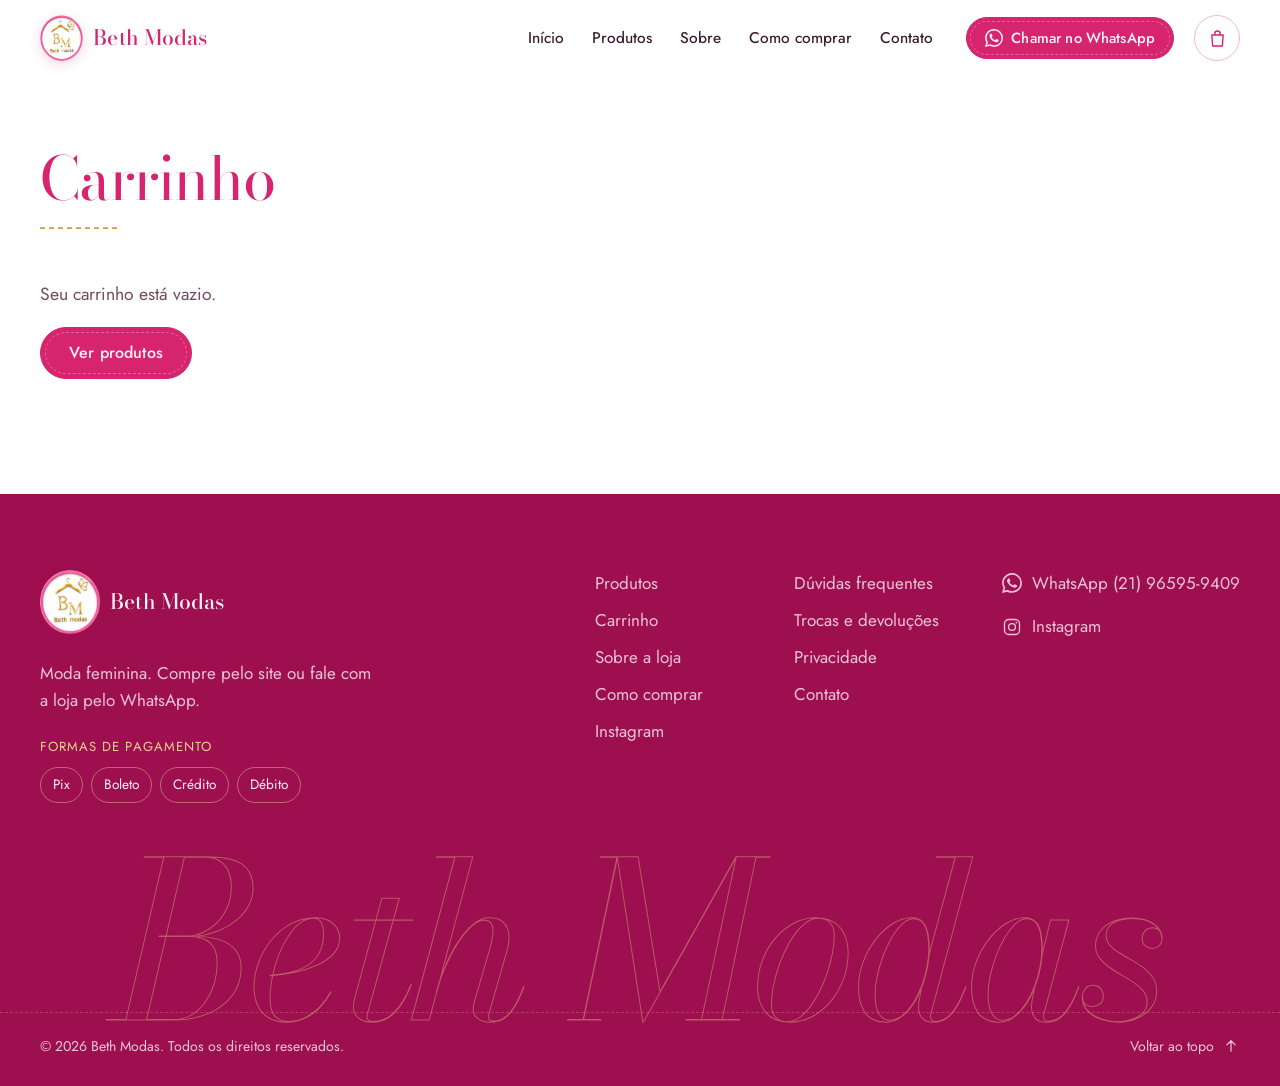
<file: carrinho.html>
<!DOCTYPE html>
<html lang="pt-BR">
<head>
<meta charset="utf-8">
<meta name="robots" content="noindex">
<meta name="viewport" content="width=device-width, initial-scale=1, viewport-fit=cover">
<title>Carrinho | Beth Modas</title>
<meta name="description" content="Seu carrinho na Beth Modas.">
<meta name="theme-color" content="#d6246e">
<link rel="canonical" href="https://bethmodas.com/carrinho.html">
<meta property="og:type" content="website">
<meta property="og:locale" content="pt_BR">
<meta property="og:site_name" content="Beth Modas">
<meta property="og:title" content="Carrinho | Beth Modas">
<meta property="og:description" content="Seu carrinho na Beth Modas.">
<meta property="og:image" content="https://bethmodas.com/assets/img/compartilhar.jpg">
<meta property="og:image:width" content="1200">
<meta property="og:image:height" content="630">
<meta name="twitter:card" content="summary_large_image">
<link rel="icon" href="assets/img/favicon.png" type="image/png">
<link rel="apple-touch-icon" href="assets/img/apple-touch-icon.png">
<link rel="manifest" href="manifest.webmanifest">
<meta name="apple-mobile-web-app-title" content="Beth Modas">
<link rel="preload" href="assets/fonts/bodoni-moda.woff2" as="font" type="font/woff2" crossorigin>
<link rel="preload" href="assets/fonts/jost.woff2" as="font" type="font/woff2" crossorigin>
<link rel="stylesheet" href="assets/css/estilo.css?v=1794067950">
<script>
  (function (d) {
    d.classList.add('js');
    var semCortina = false;
    try { semCortina = !!sessionStorage.getItem('beth-cortina'); } catch (e) {}
    if (semCortina || (window.matchMedia && matchMedia('(prefers-reduced-motion: reduce)').matches)) {
      d.classList.add('sem-cortina');
    }
  })(document.documentElement);
</script>
</head>
<body>
<a class="pular" href="#conteudo">Pular para o conteúdo</a>

<div class="fita" aria-hidden="true"><span class="fita__progresso"></span></div>

<header class="cabecalho">
  <div class="container cabecalho__barra">
    <a class="marca" href="index.html" aria-label="Beth Modas, início"><img class="marca__imagem" src="assets/img/logo.png" alt="" width="339" height="360"><span class="marca__nome">Beth Modas</span></a>

    <nav class="menu" aria-label="Seções do site">
      <ul class="menu__lista">
                <li><a class="menu__link" href="index.html">Início</a></li>
                <li><a class="menu__link" href="produtos.html">Produtos</a></li>
                <li><a class="menu__link" href="index.html#sobre">Sobre</a></li>
                <li><a class="menu__link" href="index.html#como-comprar">Como comprar</a></li>
                <li><a class="menu__link" href="index.html#contato">Contato</a></li>
              </ul>
    </nav>

    <a class="botao botao--pequeno cabecalho__whats" href="https://wa.me/5521965959409?text=Ol%C3%A1%2C%20Beth%20Modas%21%20Vim%20pelo%20site%20e%20queria%20tirar%20uma%20d%C3%BAvida." target="_blank" rel="noopener">
      <svg class="icone" viewBox="0 0 24 24" width="24" height="24" aria-hidden="true" focusable="false"><path fill="currentColor" d="M17.47 14.38c-.3-.15-1.76-.87-2.03-.97-.27-.1-.47-.15-.67.15-.2.3-.77.97-.94 1.16-.17.2-.35.22-.64.08-.3-.15-1.26-.47-2.39-1.48-.88-.79-1.48-1.76-1.65-2.06-.17-.3-.02-.46.13-.6.13-.14.3-.35.45-.52.15-.17.2-.3.3-.5.1-.2.05-.37-.03-.52-.07-.15-.67-1.61-.92-2.21-.24-.58-.49-.5-.67-.51h-.57c-.2 0-.52.07-.79.37-.27.3-1.04 1.02-1.04 2.48s1.07 2.88 1.21 3.07c.15.2 2.1 3.2 5.08 4.49.71.31 1.26.49 1.7.63.71.23 1.36.2 1.87.12.57-.09 1.76-.72 2-1.41.25-.7.25-1.29.18-1.41-.08-.13-.28-.2-.57-.35m-5.42 7.4h-.01a9.87 9.87 0 0 1-5.03-1.38l-.36-.21-3.74.98 1-3.65-.24-.37a9.86 9.86 0 0 1-1.51-5.26c0-5.45 4.44-9.88 9.89-9.88 2.64 0 5.12 1.03 6.99 2.9a9.83 9.83 0 0 1 2.89 6.99c0 5.45-4.44 9.88-9.88 9.88m8.41-18.3A11.82 11.82 0 0 0 12.05 0C5.5 0 .16 5.34.16 11.89c0 2.1.55 4.14 1.59 5.95L.06 24l6.3-1.65a11.88 11.88 0 0 0 5.68 1.45h.01c6.55 0 11.89-5.34 11.89-11.89a11.82 11.82 0 0 0-3.48-8.41"/></svg><span>Chamar no WhatsApp</span>
    </a>

    <a class="cabecalho__carrinho" href="carrinho.html" aria-label="Carrinho" data-carrinho-link>
      <svg class="icone" viewBox="0 0 24 24" width="24" height="24" aria-hidden="true" focusable="false"><path fill="none" stroke="currentColor" stroke-width="1.6" stroke-linecap="round" stroke-linejoin="round" d="M5.5 8h13l-1 12.5h-11L5.5 8ZM9 8V6.5a3 3 0 0 1 6 0V8"/></svg>
      <span class="carrinho-qtd" data-carrinho-qtd hidden>0</span>
    </a>

    <button class="menu-botao" type="button" aria-expanded="false" aria-controls="menu-movel">
      <span class="sr" data-menu-rotulo>Abrir menu</span>
      <span class="menu-botao__linha"></span><span class="menu-botao__linha"></span>
    </button>
  </div>
</header>

<div class="menu-movel" id="menu-movel" hidden>
  <nav class="menu-movel__nav" aria-label="Menu">
    <ul>
      <li style="--i:0"><a class="menu-movel__link" href="index.html">Início</a></li>
      <li style="--i:1"><a class="menu-movel__link" href="produtos.html">Produtos</a></li>
      <li style="--i:2"><a class="menu-movel__link" href="index.html#sobre">Sobre</a></li>
      <li style="--i:3"><a class="menu-movel__link" href="index.html#como-comprar">Como comprar</a></li>
      <li style="--i:4"><a class="menu-movel__link" href="index.html#contato">Contato</a></li>
      <li style="--i:5"><a class="menu-movel__link" href="carrinho.html" aria-current="page">Carrinho</a></li>
    </ul>
  </nav>
  <div class="menu-movel__rodape">
    <a class="botao botao--claro" href="https://wa.me/5521965959409?text=Ol%C3%A1%2C%20Beth%20Modas%21%20Vim%20pelo%20site%20e%20queria%20tirar%20uma%20d%C3%BAvida." target="_blank" rel="noopener"><svg class="icone" viewBox="0 0 24 24" width="24" height="24" aria-hidden="true" focusable="false"><path fill="currentColor" d="M17.47 14.38c-.3-.15-1.76-.87-2.03-.97-.27-.1-.47-.15-.67.15-.2.3-.77.97-.94 1.16-.17.2-.35.22-.64.08-.3-.15-1.26-.47-2.39-1.48-.88-.79-1.48-1.76-1.65-2.06-.17-.3-.02-.46.13-.6.13-.14.3-.35.45-.52.15-.17.2-.3.3-.5.1-.2.05-.37-.03-.52-.07-.15-.67-1.61-.92-2.21-.24-.58-.49-.5-.67-.51h-.57c-.2 0-.52.07-.79.37-.27.3-1.04 1.02-1.04 2.48s1.07 2.88 1.21 3.07c.15.2 2.1 3.2 5.08 4.49.71.31 1.26.49 1.7.63.71.23 1.36.2 1.87.12.57-.09 1.76-.72 2-1.41.25-.7.25-1.29.18-1.41-.08-.13-.28-.2-.57-.35m-5.42 7.4h-.01a9.87 9.87 0 0 1-5.03-1.38l-.36-.21-3.74.98 1-3.65-.24-.37a9.86 9.86 0 0 1-1.51-5.26c0-5.45 4.44-9.88 9.89-9.88 2.64 0 5.12 1.03 6.99 2.9a9.83 9.83 0 0 1 2.89 6.99c0 5.45-4.44 9.88-9.88 9.88m8.41-18.3A11.82 11.82 0 0 0 12.05 0C5.5 0 .16 5.34.16 11.89c0 2.1.55 4.14 1.59 5.95L.06 24l6.3-1.65a11.88 11.88 0 0 0 5.68 1.45h.01c6.55 0 11.89-5.34 11.89-11.89a11.82 11.82 0 0 0-3.48-8.41"/></svg>Chamar no WhatsApp</a>
    <a class="menu-movel__insta" href="https://www.instagram.com/beethmodas/" target="_blank" rel="noopener"><svg class="icone" viewBox="0 0 24 24" width="24" height="24" aria-hidden="true" focusable="false"><g fill="none" stroke="currentColor" stroke-width="1.6" stroke-linecap="round" stroke-linejoin="round"><rect x="3" y="3" width="18" height="18" rx="5.2"/><circle cx="12" cy="12" r="4.1"/></g><circle cx="17.3" cy="6.7" r="1.1" fill="currentColor"/></svg>@beethmodas</a>
  </div>
</div>
<main id="conteudo">
<section class="carrinho secao secao--branca secao--pagina" aria-labelledby="carrinho-titulo">
  <div class="container">
    <div class="secao__cabeca">
      <h1 class="secao__titulo" id="carrinho-titulo">Carrinho</h1>
    </div>

    <div class="carrinho__vazio" data-carrinho-vazio hidden>
      <p>Seu carrinho está vazio.</p>
      <a class="botao" href="produtos.html">Ver produtos</a>
    </div>

    <div class="carrinho__grade" data-carrinho-cheio hidden>
      <ul class="carrinho__lista" data-carrinho-lista aria-live="polite"></ul>

      <aside class="resumo" aria-labelledby="resumo-titulo">
        <h2 class="resumo__titulo" id="resumo-titulo">Resumo</h2>
        <dl class="resumo__linhas">
          <div><dt>Produtos</dt><dd data-subtotal>R$ 0,00</dd></div>
          <div class="resumo__economia" data-economia hidden><dt>Você economiza</dt><dd data-economia-valor></dd></div>
          <div><dt>Frete</dt><dd>Retirada grátis ou a combinar</dd></div>
          <div class="resumo__total"><dt>Total</dt><dd data-total>R$ 0,00</dd></div>
        </dl>
        <a class="botao botao--grande resumo__acao" href="finalizar.html">Finalizar compra</a>
        <a class="resumo__voltar" href="produtos.html">Continuar comprando</a>
      </aside>
    </div>
  </div>
</section>
</main>
<footer class="rodape">
  <div class="container rodape__topo">
    <div class="rodape__marca">
      <a class="marca" href="index.html" aria-label="Beth Modas, voltar ao início"><img class="marca__imagem" src="assets/img/logo.png" alt="" width="339" height="360"><span class="marca__nome">Beth Modas</span></a>
      <p class="rodape__texto">Moda feminina. Compre pelo site ou fale com a loja pelo WhatsApp.</p>
      <p class="rodape__rotulo">Formas de pagamento</p>
      <ul class="rodape__pagamentos" aria-label="Formas de pagamento">
        <li>Pix</li><li>Boleto</li><li>Crédito</li><li>Débito</li>
      </ul>
    </div>

    <nav class="rodape__nav" aria-label="Rodapé">
      <ul>
        <li><a href="produtos.html">Produtos</a></li>
        <li><a href="carrinho.html">Carrinho</a></li>
        <li><a href="index.html#sobre">Sobre a loja</a></li>
        <li><a href="index.html#como-comprar">Como comprar</a></li>
        <li><a href="index.html#instagram">Instagram</a></li>
        <li><a href="index.html#duvidas">Dúvidas frequentes</a></li>
        <li><a href="trocas.html">Trocas e devoluções</a></li>
        <li><a href="privacidade.html">Privacidade</a></li>
        <li><a href="index.html#contato">Contato</a></li>
      </ul>
    </nav>

    <ul class="rodape__redes">
      <li><a href="https://wa.me/5521965959409?text=Ol%C3%A1%2C%20Beth%20Modas%21%20Vim%20pelo%20site%20e%20queria%20tirar%20uma%20d%C3%BAvida." target="_blank" rel="noopener"><svg class="icone" viewBox="0 0 24 24" width="24" height="24" aria-hidden="true" focusable="false"><path fill="currentColor" d="M17.47 14.38c-.3-.15-1.76-.87-2.03-.97-.27-.1-.47-.15-.67.15-.2.3-.77.97-.94 1.16-.17.2-.35.22-.64.08-.3-.15-1.26-.47-2.39-1.48-.88-.79-1.48-1.76-1.65-2.06-.17-.3-.02-.46.13-.6.13-.14.3-.35.45-.52.15-.17.2-.3.3-.5.1-.2.05-.37-.03-.52-.07-.15-.67-1.61-.92-2.21-.24-.58-.49-.5-.67-.51h-.57c-.2 0-.52.07-.79.37-.27.3-1.04 1.02-1.04 2.48s1.07 2.88 1.21 3.07c.15.2 2.1 3.2 5.08 4.49.71.31 1.26.49 1.7.63.71.23 1.36.2 1.87.12.57-.09 1.76-.72 2-1.41.25-.7.25-1.29.18-1.41-.08-.13-.28-.2-.57-.35m-5.42 7.4h-.01a9.87 9.87 0 0 1-5.03-1.38l-.36-.21-3.74.98 1-3.65-.24-.37a9.86 9.86 0 0 1-1.51-5.26c0-5.45 4.44-9.88 9.89-9.88 2.64 0 5.12 1.03 6.99 2.9a9.83 9.83 0 0 1 2.89 6.99c0 5.45-4.44 9.88-9.88 9.88m8.41-18.3A11.82 11.82 0 0 0 12.05 0C5.5 0 .16 5.34.16 11.89c0 2.1.55 4.14 1.59 5.95L.06 24l6.3-1.65a11.88 11.88 0 0 0 5.68 1.45h.01c6.55 0 11.89-5.34 11.89-11.89a11.82 11.82 0 0 0-3.48-8.41"/></svg>WhatsApp (21) 96595-9409</a></li>
      <li><a href="https://www.instagram.com/beethmodas/" target="_blank" rel="noopener"><svg class="icone" viewBox="0 0 24 24" width="24" height="24" aria-hidden="true" focusable="false"><g fill="none" stroke="currentColor" stroke-width="1.6" stroke-linecap="round" stroke-linejoin="round"><rect x="3" y="3" width="18" height="18" rx="5.2"/><circle cx="12" cy="12" r="4.1"/></g><circle cx="17.3" cy="6.7" r="1.1" fill="currentColor"/></svg>Instagram</a></li>
    </ul>
  </div>

  <p class="rodape__assinatura" aria-hidden="true">Beth Modas</p>

  <div class="container rodape__base">
    <p>© 2026 Beth Modas. Todos os direitos reservados.</p>
        <a class="rodape__subir" href="#conteudo">Voltar ao topo<svg class="icone" viewBox="0 0 24 24" width="24" height="24" aria-hidden="true" focusable="false"><path fill="none" stroke="currentColor" stroke-width="1.6" stroke-linecap="round" stroke-linejoin="round" d="M12 19V5M6.5 10.5 12 5l5.5 5.5"/></svg></a>
  </div>
</footer>

<script src="assets/js/site.js?v=1794067950" defer></script>
<script src="assets/js/loja.js?v=1794067950" defer></script>
</body>
</html>
</file>
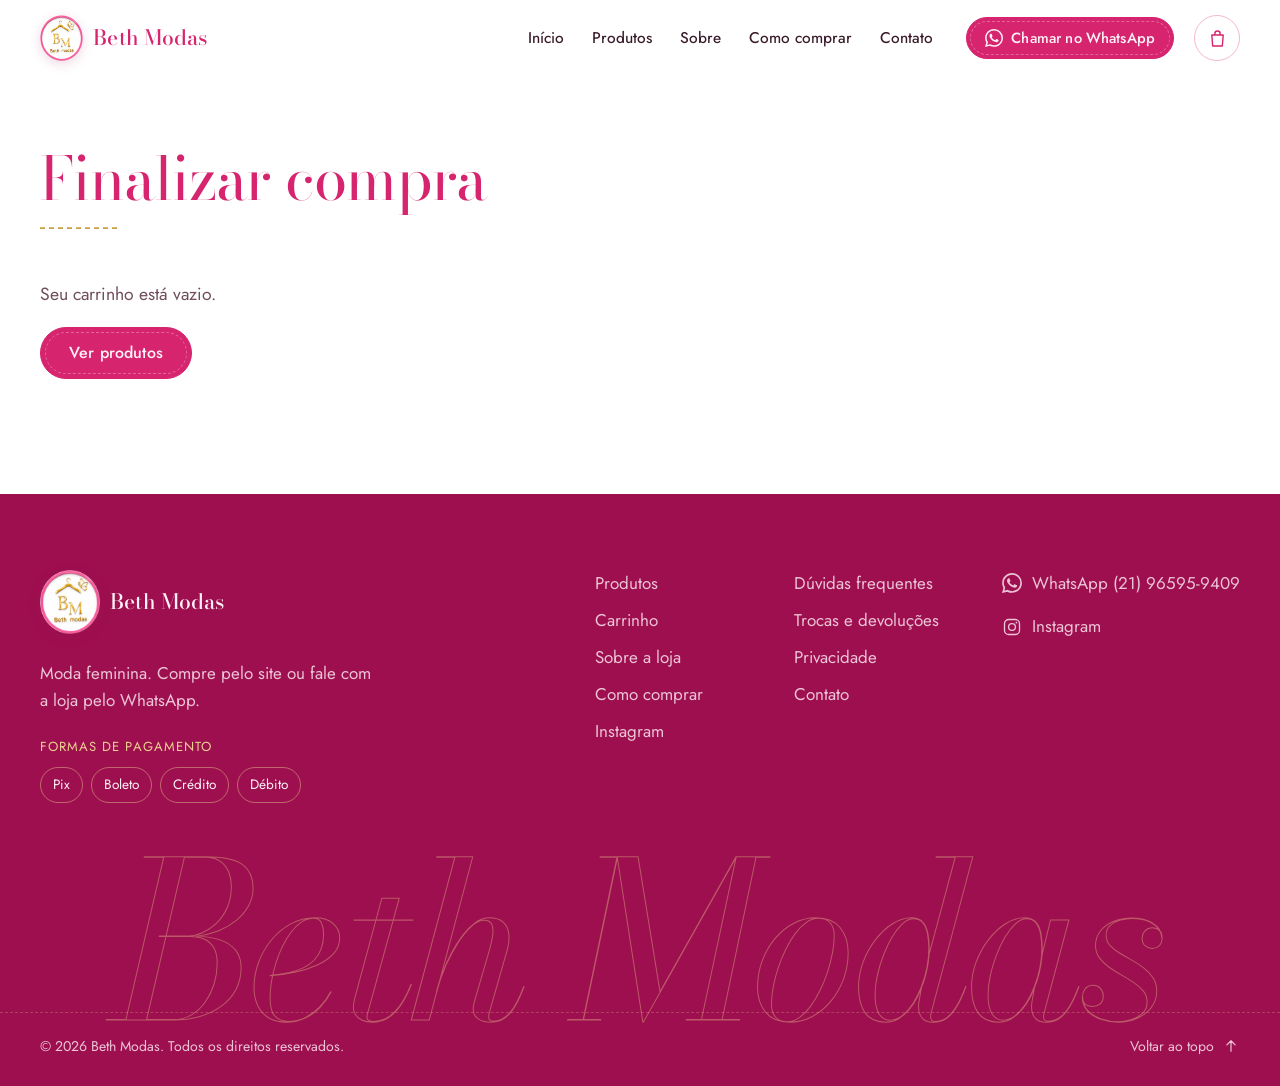
<file: finalizar.html>
<!DOCTYPE html>
<html lang="pt-BR">
<head>
<meta charset="utf-8">
<meta name="robots" content="noindex">
<meta name="viewport" content="width=device-width, initial-scale=1, viewport-fit=cover">
<title>Finalizar compra | Beth Modas</title>
<meta name="description" content="Finalize sua compra na Beth Modas com Pix, boleto, cartão de crédito ou débito.">
<meta name="theme-color" content="#d6246e">
<link rel="canonical" href="https://bethmodas.com/finalizar.html">
<meta property="og:type" content="website">
<meta property="og:locale" content="pt_BR">
<meta property="og:site_name" content="Beth Modas">
<meta property="og:title" content="Finalizar compra | Beth Modas">
<meta property="og:description" content="Finalize sua compra na Beth Modas com Pix, boleto, cartão de crédito ou débito.">
<meta property="og:image" content="https://bethmodas.com/assets/img/compartilhar.jpg">
<meta property="og:image:width" content="1200">
<meta property="og:image:height" content="630">
<meta name="twitter:card" content="summary_large_image">
<link rel="icon" href="assets/img/favicon.png" type="image/png">
<link rel="apple-touch-icon" href="assets/img/apple-touch-icon.png">
<link rel="manifest" href="manifest.webmanifest">
<meta name="apple-mobile-web-app-title" content="Beth Modas">
<link rel="preload" href="assets/fonts/bodoni-moda.woff2" as="font" type="font/woff2" crossorigin>
<link rel="preload" href="assets/fonts/jost.woff2" as="font" type="font/woff2" crossorigin>
<link rel="stylesheet" href="assets/css/estilo.css?v=1794067950">
<script>
  (function (d) {
    d.classList.add('js');
    var semCortina = false;
    try { semCortina = !!sessionStorage.getItem('beth-cortina'); } catch (e) {}
    if (semCortina || (window.matchMedia && matchMedia('(prefers-reduced-motion: reduce)').matches)) {
      d.classList.add('sem-cortina');
    }
  })(document.documentElement);
</script>
</head>
<body>
<a class="pular" href="#conteudo">Pular para o conteúdo</a>

<div class="fita" aria-hidden="true"><span class="fita__progresso"></span></div>

<header class="cabecalho">
  <div class="container cabecalho__barra">
    <a class="marca" href="index.html" aria-label="Beth Modas, início"><img class="marca__imagem" src="assets/img/logo.png" alt="" width="339" height="360"><span class="marca__nome">Beth Modas</span></a>

    <nav class="menu" aria-label="Seções do site">
      <ul class="menu__lista">
                <li><a class="menu__link" href="index.html">Início</a></li>
                <li><a class="menu__link" href="produtos.html">Produtos</a></li>
                <li><a class="menu__link" href="index.html#sobre">Sobre</a></li>
                <li><a class="menu__link" href="index.html#como-comprar">Como comprar</a></li>
                <li><a class="menu__link" href="index.html#contato">Contato</a></li>
              </ul>
    </nav>

    <a class="botao botao--pequeno cabecalho__whats" href="https://wa.me/5521965959409?text=Ol%C3%A1%2C%20Beth%20Modas%21%20Vim%20pelo%20site%20e%20queria%20tirar%20uma%20d%C3%BAvida." target="_blank" rel="noopener">
      <svg class="icone" viewBox="0 0 24 24" width="24" height="24" aria-hidden="true" focusable="false"><path fill="currentColor" d="M17.47 14.38c-.3-.15-1.76-.87-2.03-.97-.27-.1-.47-.15-.67.15-.2.3-.77.97-.94 1.16-.17.2-.35.22-.64.08-.3-.15-1.26-.47-2.39-1.48-.88-.79-1.48-1.76-1.65-2.06-.17-.3-.02-.46.13-.6.13-.14.3-.35.45-.52.15-.17.2-.3.3-.5.1-.2.05-.37-.03-.52-.07-.15-.67-1.61-.92-2.21-.24-.58-.49-.5-.67-.51h-.57c-.2 0-.52.07-.79.37-.27.3-1.04 1.02-1.04 2.48s1.07 2.88 1.21 3.07c.15.2 2.1 3.2 5.08 4.49.71.31 1.26.49 1.7.63.71.23 1.36.2 1.87.12.57-.09 1.76-.72 2-1.41.25-.7.25-1.29.18-1.41-.08-.13-.28-.2-.57-.35m-5.42 7.4h-.01a9.87 9.87 0 0 1-5.03-1.38l-.36-.21-3.74.98 1-3.65-.24-.37a9.86 9.86 0 0 1-1.51-5.26c0-5.45 4.44-9.88 9.89-9.88 2.64 0 5.12 1.03 6.99 2.9a9.83 9.83 0 0 1 2.89 6.99c0 5.45-4.44 9.88-9.88 9.88m8.41-18.3A11.82 11.82 0 0 0 12.05 0C5.5 0 .16 5.34.16 11.89c0 2.1.55 4.14 1.59 5.95L.06 24l6.3-1.65a11.88 11.88 0 0 0 5.68 1.45h.01c6.55 0 11.89-5.34 11.89-11.89a11.82 11.82 0 0 0-3.48-8.41"/></svg><span>Chamar no WhatsApp</span>
    </a>

    <a class="cabecalho__carrinho" href="carrinho.html" aria-label="Carrinho" data-carrinho-link>
      <svg class="icone" viewBox="0 0 24 24" width="24" height="24" aria-hidden="true" focusable="false"><path fill="none" stroke="currentColor" stroke-width="1.6" stroke-linecap="round" stroke-linejoin="round" d="M5.5 8h13l-1 12.5h-11L5.5 8ZM9 8V6.5a3 3 0 0 1 6 0V8"/></svg>
      <span class="carrinho-qtd" data-carrinho-qtd hidden>0</span>
    </a>

    <button class="menu-botao" type="button" aria-expanded="false" aria-controls="menu-movel">
      <span class="sr" data-menu-rotulo>Abrir menu</span>
      <span class="menu-botao__linha"></span><span class="menu-botao__linha"></span>
    </button>
  </div>
</header>

<div class="menu-movel" id="menu-movel" hidden>
  <nav class="menu-movel__nav" aria-label="Menu">
    <ul>
      <li style="--i:0"><a class="menu-movel__link" href="index.html">Início</a></li>
      <li style="--i:1"><a class="menu-movel__link" href="produtos.html">Produtos</a></li>
      <li style="--i:2"><a class="menu-movel__link" href="index.html#sobre">Sobre</a></li>
      <li style="--i:3"><a class="menu-movel__link" href="index.html#como-comprar">Como comprar</a></li>
      <li style="--i:4"><a class="menu-movel__link" href="index.html#contato">Contato</a></li>
      <li style="--i:5"><a class="menu-movel__link" href="carrinho.html" aria-current="page">Carrinho</a></li>
    </ul>
  </nav>
  <div class="menu-movel__rodape">
    <a class="botao botao--claro" href="https://wa.me/5521965959409?text=Ol%C3%A1%2C%20Beth%20Modas%21%20Vim%20pelo%20site%20e%20queria%20tirar%20uma%20d%C3%BAvida." target="_blank" rel="noopener"><svg class="icone" viewBox="0 0 24 24" width="24" height="24" aria-hidden="true" focusable="false"><path fill="currentColor" d="M17.47 14.38c-.3-.15-1.76-.87-2.03-.97-.27-.1-.47-.15-.67.15-.2.3-.77.97-.94 1.16-.17.2-.35.22-.64.08-.3-.15-1.26-.47-2.39-1.48-.88-.79-1.48-1.76-1.65-2.06-.17-.3-.02-.46.13-.6.13-.14.3-.35.45-.52.15-.17.2-.3.3-.5.1-.2.05-.37-.03-.52-.07-.15-.67-1.61-.92-2.21-.24-.58-.49-.5-.67-.51h-.57c-.2 0-.52.07-.79.37-.27.3-1.04 1.02-1.04 2.48s1.07 2.88 1.21 3.07c.15.2 2.1 3.2 5.08 4.49.71.31 1.26.49 1.7.63.71.23 1.36.2 1.87.12.57-.09 1.76-.72 2-1.41.25-.7.25-1.29.18-1.41-.08-.13-.28-.2-.57-.35m-5.42 7.4h-.01a9.87 9.87 0 0 1-5.03-1.38l-.36-.21-3.74.98 1-3.65-.24-.37a9.86 9.86 0 0 1-1.51-5.26c0-5.45 4.44-9.88 9.89-9.88 2.64 0 5.12 1.03 6.99 2.9a9.83 9.83 0 0 1 2.89 6.99c0 5.45-4.44 9.88-9.88 9.88m8.41-18.3A11.82 11.82 0 0 0 12.05 0C5.5 0 .16 5.34.16 11.89c0 2.1.55 4.14 1.59 5.95L.06 24l6.3-1.65a11.88 11.88 0 0 0 5.68 1.45h.01c6.55 0 11.89-5.34 11.89-11.89a11.82 11.82 0 0 0-3.48-8.41"/></svg>Chamar no WhatsApp</a>
    <a class="menu-movel__insta" href="https://www.instagram.com/beethmodas/" target="_blank" rel="noopener"><svg class="icone" viewBox="0 0 24 24" width="24" height="24" aria-hidden="true" focusable="false"><g fill="none" stroke="currentColor" stroke-width="1.6" stroke-linecap="round" stroke-linejoin="round"><rect x="3" y="3" width="18" height="18" rx="5.2"/><circle cx="12" cy="12" r="4.1"/></g><circle cx="17.3" cy="6.7" r="1.1" fill="currentColor"/></svg>@beethmodas</a>
  </div>
</div>
<main id="conteudo">
<section class="checkout secao secao--branca secao--pagina" aria-labelledby="checkout-titulo">
  <div class="container">
    <div class="secao__cabeca">
      <h1 class="secao__titulo" id="checkout-titulo">Finalizar compra</h1>
    </div>

    <div class="carrinho__vazio" data-carrinho-vazio hidden>
      <p>Seu carrinho está vazio.</p>
      <a class="botao" href="produtos.html">Ver produtos</a>
    </div>

    <form class="checkout__grade" data-checkout novalidate hidden>
      <div class="checkout__etapas">
        <fieldset class="etapa">
          <legend class="etapa__titulo"><span class="etapa__num" aria-hidden="true">1</span>Seus dados</legend>
          <div class="campos">
            <label class="campo campo--inteiro"><span class="campo__rotulo">Nome completo</span>
              <input name="nome" type="text" autocomplete="name" maxlength="80" required></label>
            <label class="campo"><span class="campo__rotulo">WhatsApp</span>
              <input name="whatsapp" type="tel" inputmode="tel" autocomplete="tel" placeholder="(21) 90000-0000" maxlength="20" required></label>
            <label class="campo"><span class="campo__rotulo">E-mail</span>
              <input name="email" type="email" autocomplete="email" maxlength="120" required></label>
          </div>
          <label class="lembrar"><input type="checkbox" name="lembrar" data-lembrar> Lembrar meus dados neste aparelho para a próxima compra</label>
        </fieldset>

        <fieldset class="etapa">
          <legend class="etapa__titulo"><span class="etapa__num" aria-hidden="true">2</span>Como receber</legend>
          <div class="opcoes">
            <label class="opcao">
              <input type="radio" name="entrega" value="retirada" checked>
              <span class="opcao__caixa"><strong class="opcao__nome">Retirar na loja</strong><small class="opcao__texto">A loja combina o dia e o horário com você pelo WhatsApp.</small></span>
            </label>
            <label class="opcao">
              <input type="radio" name="entrega" value="entrega">
              <span class="opcao__caixa"><strong class="opcao__nome">Receber em casa</strong><small class="opcao__texto">O valor do frete é combinado com a loja pelo WhatsApp.</small></span>
            </label>
          </div>
          <div class="campos campos--endereco" data-endereco hidden>
            <label class="campo campo--curto"><span class="campo__rotulo">CEP</span>
              <input name="cep" type="text" inputmode="numeric" autocomplete="postal-code" placeholder="00000-000" maxlength="9" aria-describedby="cep-status"></label>
            <p class="campo__ajuda" id="cep-status" data-cep-status aria-live="polite">Digite o CEP e o endereço é preenchido sozinho.</p>
            <label class="campo campo--inteiro"><span class="campo__rotulo">Rua</span>
              <input name="rua" type="text" autocomplete="address-line1" maxlength="120"></label>
            <label class="campo campo--curto"><span class="campo__rotulo">Número</span>
              <input name="numero" type="text" maxlength="10"></label>
            <label class="campo"><span class="campo__rotulo">Complemento <em>(opcional)</em></span>
              <input name="complemento" type="text" autocomplete="address-line2" maxlength="60"></label>
            <label class="campo"><span class="campo__rotulo">Bairro</span>
              <input name="bairro" type="text" maxlength="60"></label>
            <label class="campo"><span class="campo__rotulo">Cidade</span>
              <input name="cidade" type="text" autocomplete="address-level2" maxlength="60"></label>
          </div>
        </fieldset>

        <fieldset class="etapa">
          <legend class="etapa__titulo"><span class="etapa__num" aria-hidden="true">3</span>Forma de pagamento</legend>
          <div class="opcoes opcoes--pagamento">
            <label class="opcao">
              <input type="radio" name="metodo" value="pix" required>
              <span class="opcao__caixa"><strong class="opcao__nome">Pix</strong><small class="opcao__texto">Aprovação na hora, com QR Code ou Pix copia e cola.</small></span>
            </label>
            <label class="opcao">
              <input type="radio" name="metodo" value="boleto" required>
              <span class="opcao__caixa"><strong class="opcao__nome">Boleto</strong><small class="opcao__texto">O pedido é confirmado quando o boleto for compensado, o que pode levar até 3 dias úteis.</small></span>
            </label>
            <label class="opcao">
              <input type="radio" name="metodo" value="credito" required>
              <span class="opcao__caixa"><strong class="opcao__nome">Cartão de crédito</strong><small class="opcao__texto">Pague à vista ou parcelado.</small></span>
            </label>
            <label class="opcao">
              <input type="radio" name="metodo" value="debito" required>
              <span class="opcao__caixa"><strong class="opcao__nome">Cartão de débito</strong><small class="opcao__texto">Pagamento na hora, direto da sua conta.</small></span>
            </label>
          </div>
        </fieldset>
      </div>

      <aside class="resumo" aria-labelledby="resumo-titulo">
        <h2 class="resumo__titulo" id="resumo-titulo">Resumo do pedido</h2>
        <ul class="resumo__itens" data-resumo-itens></ul>
        <dl class="resumo__linhas">
          <div><dt>Produtos</dt><dd data-subtotal>R$ 0,00</dd></div>
          <div class="resumo__economia" data-economia hidden><dt>Você economiza</dt><dd data-economia-valor></dd></div>
          <div><dt>Frete</dt><dd data-frete>Retirada na loja</dd></div>
          <div class="resumo__total"><dt>Total</dt><dd data-total>R$ 0,00</dd></div>
        </dl>
        <p class="resumo__erro" data-checkout-erro role="alert" hidden></p>
        <button class="botao botao--grande resumo__acao" type="submit" data-pagar>Ir para o pagamento</button>
        <p class="resumo__seguro" data-seguro><svg class="icone" viewBox="0 0 24 24" width="24" height="24" aria-hidden="true" focusable="false"><g fill="none" stroke="currentColor" stroke-width="1.6" stroke-linecap="round" stroke-linejoin="round"><rect x="5" y="10.5" width="14" height="10" rx="2"/><path d="M8.5 10.5V7.5a3.5 3.5 0 0 1 7 0v3"/></g></svg><span>Você será levado à página segura do Mercado Pago para pagar.</span></p>
        <p class="resumo__termos">Ao continuar, você concorda com as <a href="trocas.html">trocas e devoluções</a> e a <a href="privacidade.html">política de privacidade</a>.</p>
        <a class="resumo__voltar" href="carrinho.html">Voltar ao carrinho</a>
      </aside>
    </form>
  </div>
</section>
</main>
<footer class="rodape">
  <div class="container rodape__topo">
    <div class="rodape__marca">
      <a class="marca" href="index.html" aria-label="Beth Modas, voltar ao início"><img class="marca__imagem" src="assets/img/logo.png" alt="" width="339" height="360"><span class="marca__nome">Beth Modas</span></a>
      <p class="rodape__texto">Moda feminina. Compre pelo site ou fale com a loja pelo WhatsApp.</p>
      <p class="rodape__rotulo">Formas de pagamento</p>
      <ul class="rodape__pagamentos" aria-label="Formas de pagamento">
        <li>Pix</li><li>Boleto</li><li>Crédito</li><li>Débito</li>
      </ul>
    </div>

    <nav class="rodape__nav" aria-label="Rodapé">
      <ul>
        <li><a href="produtos.html">Produtos</a></li>
        <li><a href="carrinho.html">Carrinho</a></li>
        <li><a href="index.html#sobre">Sobre a loja</a></li>
        <li><a href="index.html#como-comprar">Como comprar</a></li>
        <li><a href="index.html#instagram">Instagram</a></li>
        <li><a href="index.html#duvidas">Dúvidas frequentes</a></li>
        <li><a href="trocas.html">Trocas e devoluções</a></li>
        <li><a href="privacidade.html">Privacidade</a></li>
        <li><a href="index.html#contato">Contato</a></li>
      </ul>
    </nav>

    <ul class="rodape__redes">
      <li><a href="https://wa.me/5521965959409?text=Ol%C3%A1%2C%20Beth%20Modas%21%20Vim%20pelo%20site%20e%20queria%20tirar%20uma%20d%C3%BAvida." target="_blank" rel="noopener"><svg class="icone" viewBox="0 0 24 24" width="24" height="24" aria-hidden="true" focusable="false"><path fill="currentColor" d="M17.47 14.38c-.3-.15-1.76-.87-2.03-.97-.27-.1-.47-.15-.67.15-.2.3-.77.97-.94 1.16-.17.2-.35.22-.64.08-.3-.15-1.26-.47-2.39-1.48-.88-.79-1.48-1.76-1.65-2.06-.17-.3-.02-.46.13-.6.13-.14.3-.35.45-.52.15-.17.2-.3.3-.5.1-.2.05-.37-.03-.52-.07-.15-.67-1.61-.92-2.21-.24-.58-.49-.5-.67-.51h-.57c-.2 0-.52.07-.79.37-.27.3-1.04 1.02-1.04 2.48s1.07 2.88 1.21 3.07c.15.2 2.1 3.2 5.08 4.49.71.31 1.26.49 1.7.63.71.23 1.36.2 1.87.12.57-.09 1.76-.72 2-1.41.25-.7.25-1.29.18-1.41-.08-.13-.28-.2-.57-.35m-5.42 7.4h-.01a9.87 9.87 0 0 1-5.03-1.38l-.36-.21-3.74.98 1-3.65-.24-.37a9.86 9.86 0 0 1-1.51-5.26c0-5.45 4.44-9.88 9.89-9.88 2.64 0 5.12 1.03 6.99 2.9a9.83 9.83 0 0 1 2.89 6.99c0 5.45-4.44 9.88-9.88 9.88m8.41-18.3A11.82 11.82 0 0 0 12.05 0C5.5 0 .16 5.34.16 11.89c0 2.1.55 4.14 1.59 5.95L.06 24l6.3-1.65a11.88 11.88 0 0 0 5.68 1.45h.01c6.55 0 11.89-5.34 11.89-11.89a11.82 11.82 0 0 0-3.48-8.41"/></svg>WhatsApp (21) 96595-9409</a></li>
      <li><a href="https://www.instagram.com/beethmodas/" target="_blank" rel="noopener"><svg class="icone" viewBox="0 0 24 24" width="24" height="24" aria-hidden="true" focusable="false"><g fill="none" stroke="currentColor" stroke-width="1.6" stroke-linecap="round" stroke-linejoin="round"><rect x="3" y="3" width="18" height="18" rx="5.2"/><circle cx="12" cy="12" r="4.1"/></g><circle cx="17.3" cy="6.7" r="1.1" fill="currentColor"/></svg>Instagram</a></li>
    </ul>
  </div>

  <p class="rodape__assinatura" aria-hidden="true">Beth Modas</p>

  <div class="container rodape__base">
    <p>© 2026 Beth Modas. Todos os direitos reservados.</p>
        <a class="rodape__subir" href="#conteudo">Voltar ao topo<svg class="icone" viewBox="0 0 24 24" width="24" height="24" aria-hidden="true" focusable="false"><path fill="none" stroke="currentColor" stroke-width="1.6" stroke-linecap="round" stroke-linejoin="round" d="M12 19V5M6.5 10.5 12 5l5.5 5.5"/></svg></a>
  </div>
</footer>

<script src="assets/js/site.js?v=1794067950" defer></script>
<script src="assets/js/loja.js?v=1794067950" defer></script>
</body>
</html>
</file>
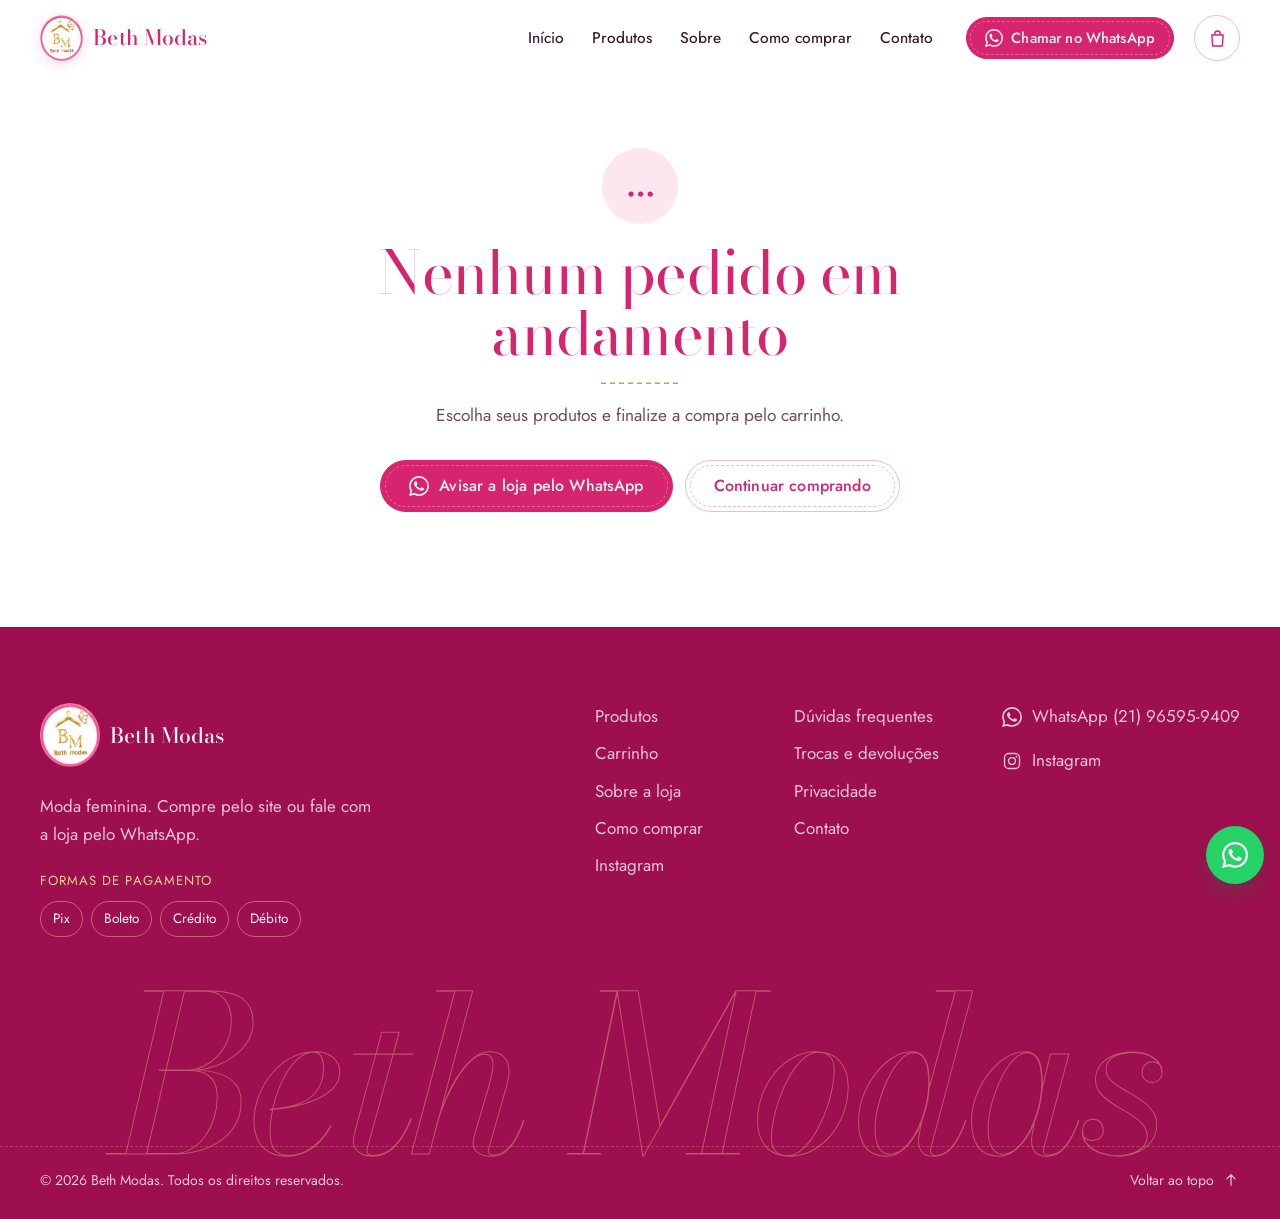
<file: pedido.html>
<!DOCTYPE html>
<html lang="pt-BR">
<head>
<meta charset="utf-8">
<meta name="robots" content="noindex">
<meta name="viewport" content="width=device-width, initial-scale=1, viewport-fit=cover">
<title>Pedido | Beth Modas</title>
<meta name="description" content="Situação do seu pedido na Beth Modas.">
<meta name="theme-color" content="#d6246e">
<link rel="canonical" href="https://bethmodas.com/pedido.html">
<meta property="og:type" content="website">
<meta property="og:locale" content="pt_BR">
<meta property="og:site_name" content="Beth Modas">
<meta property="og:title" content="Pedido | Beth Modas">
<meta property="og:description" content="Situação do seu pedido na Beth Modas.">
<meta property="og:image" content="https://bethmodas.com/assets/img/compartilhar.jpg">
<meta property="og:image:width" content="1200">
<meta property="og:image:height" content="630">
<meta name="twitter:card" content="summary_large_image">
<link rel="icon" href="assets/img/favicon.png" type="image/png">
<link rel="apple-touch-icon" href="assets/img/apple-touch-icon.png">
<link rel="manifest" href="manifest.webmanifest">
<meta name="apple-mobile-web-app-title" content="Beth Modas">
<link rel="preload" href="assets/fonts/bodoni-moda.woff2" as="font" type="font/woff2" crossorigin>
<link rel="preload" href="assets/fonts/jost.woff2" as="font" type="font/woff2" crossorigin>
<link rel="stylesheet" href="assets/css/estilo.css?v=1794067950">
<script>
  (function (d) {
    d.classList.add('js');
    var semCortina = false;
    try { semCortina = !!sessionStorage.getItem('beth-cortina'); } catch (e) {}
    if (semCortina || (window.matchMedia && matchMedia('(prefers-reduced-motion: reduce)').matches)) {
      d.classList.add('sem-cortina');
    }
  })(document.documentElement);
</script>
</head>
<body>
<a class="pular" href="#conteudo">Pular para o conteúdo</a>

<div class="fita" aria-hidden="true"><span class="fita__progresso"></span></div>

<header class="cabecalho">
  <div class="container cabecalho__barra">
    <a class="marca" href="index.html" aria-label="Beth Modas, início"><img class="marca__imagem" src="assets/img/logo.png" alt="" width="339" height="360"><span class="marca__nome">Beth Modas</span></a>

    <nav class="menu" aria-label="Seções do site">
      <ul class="menu__lista">
                <li><a class="menu__link" href="index.html">Início</a></li>
                <li><a class="menu__link" href="produtos.html">Produtos</a></li>
                <li><a class="menu__link" href="index.html#sobre">Sobre</a></li>
                <li><a class="menu__link" href="index.html#como-comprar">Como comprar</a></li>
                <li><a class="menu__link" href="index.html#contato">Contato</a></li>
              </ul>
    </nav>

    <a class="botao botao--pequeno cabecalho__whats" href="https://wa.me/5521965959409?text=Ol%C3%A1%2C%20Beth%20Modas%21%20Vim%20pelo%20site%20e%20queria%20tirar%20uma%20d%C3%BAvida." target="_blank" rel="noopener">
      <svg class="icone" viewBox="0 0 24 24" width="24" height="24" aria-hidden="true" focusable="false"><path fill="currentColor" d="M17.47 14.38c-.3-.15-1.76-.87-2.03-.97-.27-.1-.47-.15-.67.15-.2.3-.77.97-.94 1.16-.17.2-.35.22-.64.08-.3-.15-1.26-.47-2.39-1.48-.88-.79-1.48-1.76-1.65-2.06-.17-.3-.02-.46.13-.6.13-.14.3-.35.45-.52.15-.17.2-.3.3-.5.1-.2.05-.37-.03-.52-.07-.15-.67-1.61-.92-2.21-.24-.58-.49-.5-.67-.51h-.57c-.2 0-.52.07-.79.37-.27.3-1.04 1.02-1.04 2.48s1.07 2.88 1.21 3.07c.15.2 2.1 3.2 5.08 4.49.71.31 1.26.49 1.7.63.71.23 1.36.2 1.87.12.57-.09 1.76-.72 2-1.41.25-.7.25-1.29.18-1.41-.08-.13-.28-.2-.57-.35m-5.42 7.4h-.01a9.87 9.87 0 0 1-5.03-1.38l-.36-.21-3.74.98 1-3.65-.24-.37a9.86 9.86 0 0 1-1.51-5.26c0-5.45 4.44-9.88 9.89-9.88 2.64 0 5.12 1.03 6.99 2.9a9.83 9.83 0 0 1 2.89 6.99c0 5.45-4.44 9.88-9.88 9.88m8.41-18.3A11.82 11.82 0 0 0 12.05 0C5.5 0 .16 5.34.16 11.89c0 2.1.55 4.14 1.59 5.95L.06 24l6.3-1.65a11.88 11.88 0 0 0 5.68 1.45h.01c6.55 0 11.89-5.34 11.89-11.89a11.82 11.82 0 0 0-3.48-8.41"/></svg><span>Chamar no WhatsApp</span>
    </a>

    <a class="cabecalho__carrinho" href="carrinho.html" aria-label="Carrinho" data-carrinho-link>
      <svg class="icone" viewBox="0 0 24 24" width="24" height="24" aria-hidden="true" focusable="false"><path fill="none" stroke="currentColor" stroke-width="1.6" stroke-linecap="round" stroke-linejoin="round" d="M5.5 8h13l-1 12.5h-11L5.5 8ZM9 8V6.5a3 3 0 0 1 6 0V8"/></svg>
      <span class="carrinho-qtd" data-carrinho-qtd hidden>0</span>
    </a>

    <button class="menu-botao" type="button" aria-expanded="false" aria-controls="menu-movel">
      <span class="sr" data-menu-rotulo>Abrir menu</span>
      <span class="menu-botao__linha"></span><span class="menu-botao__linha"></span>
    </button>
  </div>
</header>

<div class="menu-movel" id="menu-movel" hidden>
  <nav class="menu-movel__nav" aria-label="Menu">
    <ul>
      <li style="--i:0"><a class="menu-movel__link" href="index.html">Início</a></li>
      <li style="--i:1"><a class="menu-movel__link" href="produtos.html">Produtos</a></li>
      <li style="--i:2"><a class="menu-movel__link" href="index.html#sobre">Sobre</a></li>
      <li style="--i:3"><a class="menu-movel__link" href="index.html#como-comprar">Como comprar</a></li>
      <li style="--i:4"><a class="menu-movel__link" href="index.html#contato">Contato</a></li>
      <li style="--i:5"><a class="menu-movel__link" href="carrinho.html">Carrinho</a></li>
    </ul>
  </nav>
  <div class="menu-movel__rodape">
    <a class="botao botao--claro" href="https://wa.me/5521965959409?text=Ol%C3%A1%2C%20Beth%20Modas%21%20Vim%20pelo%20site%20e%20queria%20tirar%20uma%20d%C3%BAvida." target="_blank" rel="noopener"><svg class="icone" viewBox="0 0 24 24" width="24" height="24" aria-hidden="true" focusable="false"><path fill="currentColor" d="M17.47 14.38c-.3-.15-1.76-.87-2.03-.97-.27-.1-.47-.15-.67.15-.2.3-.77.97-.94 1.16-.17.2-.35.22-.64.08-.3-.15-1.26-.47-2.39-1.48-.88-.79-1.48-1.76-1.65-2.06-.17-.3-.02-.46.13-.6.13-.14.3-.35.45-.52.15-.17.2-.3.3-.5.1-.2.05-.37-.03-.52-.07-.15-.67-1.61-.92-2.21-.24-.58-.49-.5-.67-.51h-.57c-.2 0-.52.07-.79.37-.27.3-1.04 1.02-1.04 2.48s1.07 2.88 1.21 3.07c.15.2 2.1 3.2 5.08 4.49.71.31 1.26.49 1.7.63.71.23 1.36.2 1.87.12.57-.09 1.76-.72 2-1.41.25-.7.25-1.29.18-1.41-.08-.13-.28-.2-.57-.35m-5.42 7.4h-.01a9.87 9.87 0 0 1-5.03-1.38l-.36-.21-3.74.98 1-3.65-.24-.37a9.86 9.86 0 0 1-1.51-5.26c0-5.45 4.44-9.88 9.89-9.88 2.64 0 5.12 1.03 6.99 2.9a9.83 9.83 0 0 1 2.89 6.99c0 5.45-4.44 9.88-9.88 9.88m8.41-18.3A11.82 11.82 0 0 0 12.05 0C5.5 0 .16 5.34.16 11.89c0 2.1.55 4.14 1.59 5.95L.06 24l6.3-1.65a11.88 11.88 0 0 0 5.68 1.45h.01c6.55 0 11.89-5.34 11.89-11.89a11.82 11.82 0 0 0-3.48-8.41"/></svg>Chamar no WhatsApp</a>
    <a class="menu-movel__insta" href="https://www.instagram.com/beethmodas/" target="_blank" rel="noopener"><svg class="icone" viewBox="0 0 24 24" width="24" height="24" aria-hidden="true" focusable="false"><g fill="none" stroke="currentColor" stroke-width="1.6" stroke-linecap="round" stroke-linejoin="round"><rect x="3" y="3" width="18" height="18" rx="5.2"/><circle cx="12" cy="12" r="4.1"/></g><circle cx="17.3" cy="6.7" r="1.1" fill="currentColor"/></svg>@beethmodas</a>
  </div>
</div>
<main id="conteudo">
<section class="pedido secao secao--branca secao--pagina" aria-labelledby="pedido-titulo">
  <div class="container pedido__caixa" data-pedido>
    <span class="pedido__selo" data-pedido-selo aria-hidden="true"></span>
    <h1 class="secao__titulo" id="pedido-titulo" data-pedido-titulo>Seu pedido</h1>
    <p class="pedido__texto" data-pedido-texto></p>
    <p class="pedido__numero" data-pedido-numero hidden>Número do pedido: <strong></strong></p>
    <div class="pedido__resumo" data-pedido-resumo hidden>
      <ul class="pedido__itens" data-pedido-itens></ul>
      <p class="pedido__total">Total: <strong data-pedido-total></strong></p>
    </div>
    <div class="pedido__acoes">
      <a class="botao" href="https://wa.me/5521965959409" target="_blank" rel="noopener" data-pedido-whats><svg class="icone" viewBox="0 0 24 24" width="24" height="24" aria-hidden="true" focusable="false"><path fill="currentColor" d="M17.47 14.38c-.3-.15-1.76-.87-2.03-.97-.27-.1-.47-.15-.67.15-.2.3-.77.97-.94 1.16-.17.2-.35.22-.64.08-.3-.15-1.26-.47-2.39-1.48-.88-.79-1.48-1.76-1.65-2.06-.17-.3-.02-.46.13-.6.13-.14.3-.35.45-.52.15-.17.2-.3.3-.5.1-.2.05-.37-.03-.52-.07-.15-.67-1.61-.92-2.21-.24-.58-.49-.5-.67-.51h-.57c-.2 0-.52.07-.79.37-.27.3-1.04 1.02-1.04 2.48s1.07 2.88 1.21 3.07c.15.2 2.1 3.2 5.08 4.49.71.31 1.26.49 1.7.63.71.23 1.36.2 1.87.12.57-.09 1.76-.72 2-1.41.25-.7.25-1.29.18-1.41-.08-.13-.28-.2-.57-.35m-5.42 7.4h-.01a9.87 9.87 0 0 1-5.03-1.38l-.36-.21-3.74.98 1-3.65-.24-.37a9.86 9.86 0 0 1-1.51-5.26c0-5.45 4.44-9.88 9.89-9.88 2.64 0 5.12 1.03 6.99 2.9a9.83 9.83 0 0 1 2.89 6.99c0 5.45-4.44 9.88-9.88 9.88m8.41-18.3A11.82 11.82 0 0 0 12.05 0C5.5 0 .16 5.34.16 11.89c0 2.1.55 4.14 1.59 5.95L.06 24l6.3-1.65a11.88 11.88 0 0 0 5.68 1.45h.01c6.55 0 11.89-5.34 11.89-11.89a11.82 11.82 0 0 0-3.48-8.41"/></svg><span data-pedido-whats-texto>Avisar a loja pelo WhatsApp</span></a>
      <a class="botao botao--contorno" href="produtos.html" data-pedido-voltar>Continuar comprando</a>
    </div>
  </div>
</section>
</main>
<footer class="rodape">
  <div class="container rodape__topo">
    <div class="rodape__marca">
      <a class="marca" href="index.html" aria-label="Beth Modas, voltar ao início"><img class="marca__imagem" src="assets/img/logo.png" alt="" width="339" height="360"><span class="marca__nome">Beth Modas</span></a>
      <p class="rodape__texto">Moda feminina. Compre pelo site ou fale com a loja pelo WhatsApp.</p>
      <p class="rodape__rotulo">Formas de pagamento</p>
      <ul class="rodape__pagamentos" aria-label="Formas de pagamento">
        <li>Pix</li><li>Boleto</li><li>Crédito</li><li>Débito</li>
      </ul>
    </div>

    <nav class="rodape__nav" aria-label="Rodapé">
      <ul>
        <li><a href="produtos.html">Produtos</a></li>
        <li><a href="carrinho.html">Carrinho</a></li>
        <li><a href="index.html#sobre">Sobre a loja</a></li>
        <li><a href="index.html#como-comprar">Como comprar</a></li>
        <li><a href="index.html#instagram">Instagram</a></li>
        <li><a href="index.html#duvidas">Dúvidas frequentes</a></li>
        <li><a href="trocas.html">Trocas e devoluções</a></li>
        <li><a href="privacidade.html">Privacidade</a></li>
        <li><a href="index.html#contato">Contato</a></li>
      </ul>
    </nav>

    <ul class="rodape__redes">
      <li><a href="https://wa.me/5521965959409?text=Ol%C3%A1%2C%20Beth%20Modas%21%20Vim%20pelo%20site%20e%20queria%20tirar%20uma%20d%C3%BAvida." target="_blank" rel="noopener"><svg class="icone" viewBox="0 0 24 24" width="24" height="24" aria-hidden="true" focusable="false"><path fill="currentColor" d="M17.47 14.38c-.3-.15-1.76-.87-2.03-.97-.27-.1-.47-.15-.67.15-.2.3-.77.97-.94 1.16-.17.2-.35.22-.64.08-.3-.15-1.26-.47-2.39-1.48-.88-.79-1.48-1.76-1.65-2.06-.17-.3-.02-.46.13-.6.13-.14.3-.35.45-.52.15-.17.2-.3.3-.5.1-.2.05-.37-.03-.52-.07-.15-.67-1.61-.92-2.21-.24-.58-.49-.5-.67-.51h-.57c-.2 0-.52.07-.79.37-.27.3-1.04 1.02-1.04 2.48s1.07 2.88 1.21 3.07c.15.2 2.1 3.2 5.08 4.49.71.31 1.26.49 1.7.63.71.23 1.36.2 1.87.12.57-.09 1.76-.72 2-1.41.25-.7.25-1.29.18-1.41-.08-.13-.28-.2-.57-.35m-5.42 7.4h-.01a9.87 9.87 0 0 1-5.03-1.38l-.36-.21-3.74.98 1-3.65-.24-.37a9.86 9.86 0 0 1-1.51-5.26c0-5.45 4.44-9.88 9.89-9.88 2.64 0 5.12 1.03 6.99 2.9a9.83 9.83 0 0 1 2.89 6.99c0 5.45-4.44 9.88-9.88 9.88m8.41-18.3A11.82 11.82 0 0 0 12.05 0C5.5 0 .16 5.34.16 11.89c0 2.1.55 4.14 1.59 5.95L.06 24l6.3-1.65a11.88 11.88 0 0 0 5.68 1.45h.01c6.55 0 11.89-5.34 11.89-11.89a11.82 11.82 0 0 0-3.48-8.41"/></svg>WhatsApp (21) 96595-9409</a></li>
      <li><a href="https://www.instagram.com/beethmodas/" target="_blank" rel="noopener"><svg class="icone" viewBox="0 0 24 24" width="24" height="24" aria-hidden="true" focusable="false"><g fill="none" stroke="currentColor" stroke-width="1.6" stroke-linecap="round" stroke-linejoin="round"><rect x="3" y="3" width="18" height="18" rx="5.2"/><circle cx="12" cy="12" r="4.1"/></g><circle cx="17.3" cy="6.7" r="1.1" fill="currentColor"/></svg>Instagram</a></li>
    </ul>
  </div>

  <p class="rodape__assinatura" aria-hidden="true">Beth Modas</p>

  <div class="container rodape__base">
    <p>© 2026 Beth Modas. Todos os direitos reservados.</p>
        <a class="rodape__subir" href="#conteudo">Voltar ao topo<svg class="icone" viewBox="0 0 24 24" width="24" height="24" aria-hidden="true" focusable="false"><path fill="none" stroke="currentColor" stroke-width="1.6" stroke-linecap="round" stroke-linejoin="round" d="M12 19V5M6.5 10.5 12 5l5.5 5.5"/></svg></a>
  </div>
</footer>

<a class="whats-flutuante" href="https://wa.me/5521965959409?text=Ol%C3%A1%2C%20Beth%20Modas%21%20Vim%20pelo%20site%20e%20queria%20tirar%20uma%20d%C3%BAvida." target="_blank" rel="noopener">
  <svg class="icone" viewBox="0 0 24 24" width="24" height="24" aria-hidden="true" focusable="false"><path fill="currentColor" d="M17.47 14.38c-.3-.15-1.76-.87-2.03-.97-.27-.1-.47-.15-.67.15-.2.3-.77.97-.94 1.16-.17.2-.35.22-.64.08-.3-.15-1.26-.47-2.39-1.48-.88-.79-1.48-1.76-1.65-2.06-.17-.3-.02-.46.13-.6.13-.14.3-.35.45-.52.15-.17.2-.3.3-.5.1-.2.05-.37-.03-.52-.07-.15-.67-1.61-.92-2.21-.24-.58-.49-.5-.67-.51h-.57c-.2 0-.52.07-.79.37-.27.3-1.04 1.02-1.04 2.48s1.07 2.88 1.21 3.07c.15.2 2.1 3.2 5.08 4.49.71.31 1.26.49 1.7.63.71.23 1.36.2 1.87.12.57-.09 1.76-.72 2-1.41.25-.7.25-1.29.18-1.41-.08-.13-.28-.2-.57-.35m-5.42 7.4h-.01a9.87 9.87 0 0 1-5.03-1.38l-.36-.21-3.74.98 1-3.65-.24-.37a9.86 9.86 0 0 1-1.51-5.26c0-5.45 4.44-9.88 9.89-9.88 2.64 0 5.12 1.03 6.99 2.9a9.83 9.83 0 0 1 2.89 6.99c0 5.45-4.44 9.88-9.88 9.88m8.41-18.3A11.82 11.82 0 0 0 12.05 0C5.5 0 .16 5.34.16 11.89c0 2.1.55 4.14 1.59 5.95L.06 24l6.3-1.65a11.88 11.88 0 0 0 5.68 1.45h.01c6.55 0 11.89-5.34 11.89-11.89a11.82 11.82 0 0 0-3.48-8.41"/></svg><span class="whats-flutuante__texto">Fale com a gente</span>
</a>
<script src="assets/js/site.js?v=1794067950" defer></script>
<script src="assets/js/loja.js?v=1794067950" defer></script>
</body>
</html>
</file>
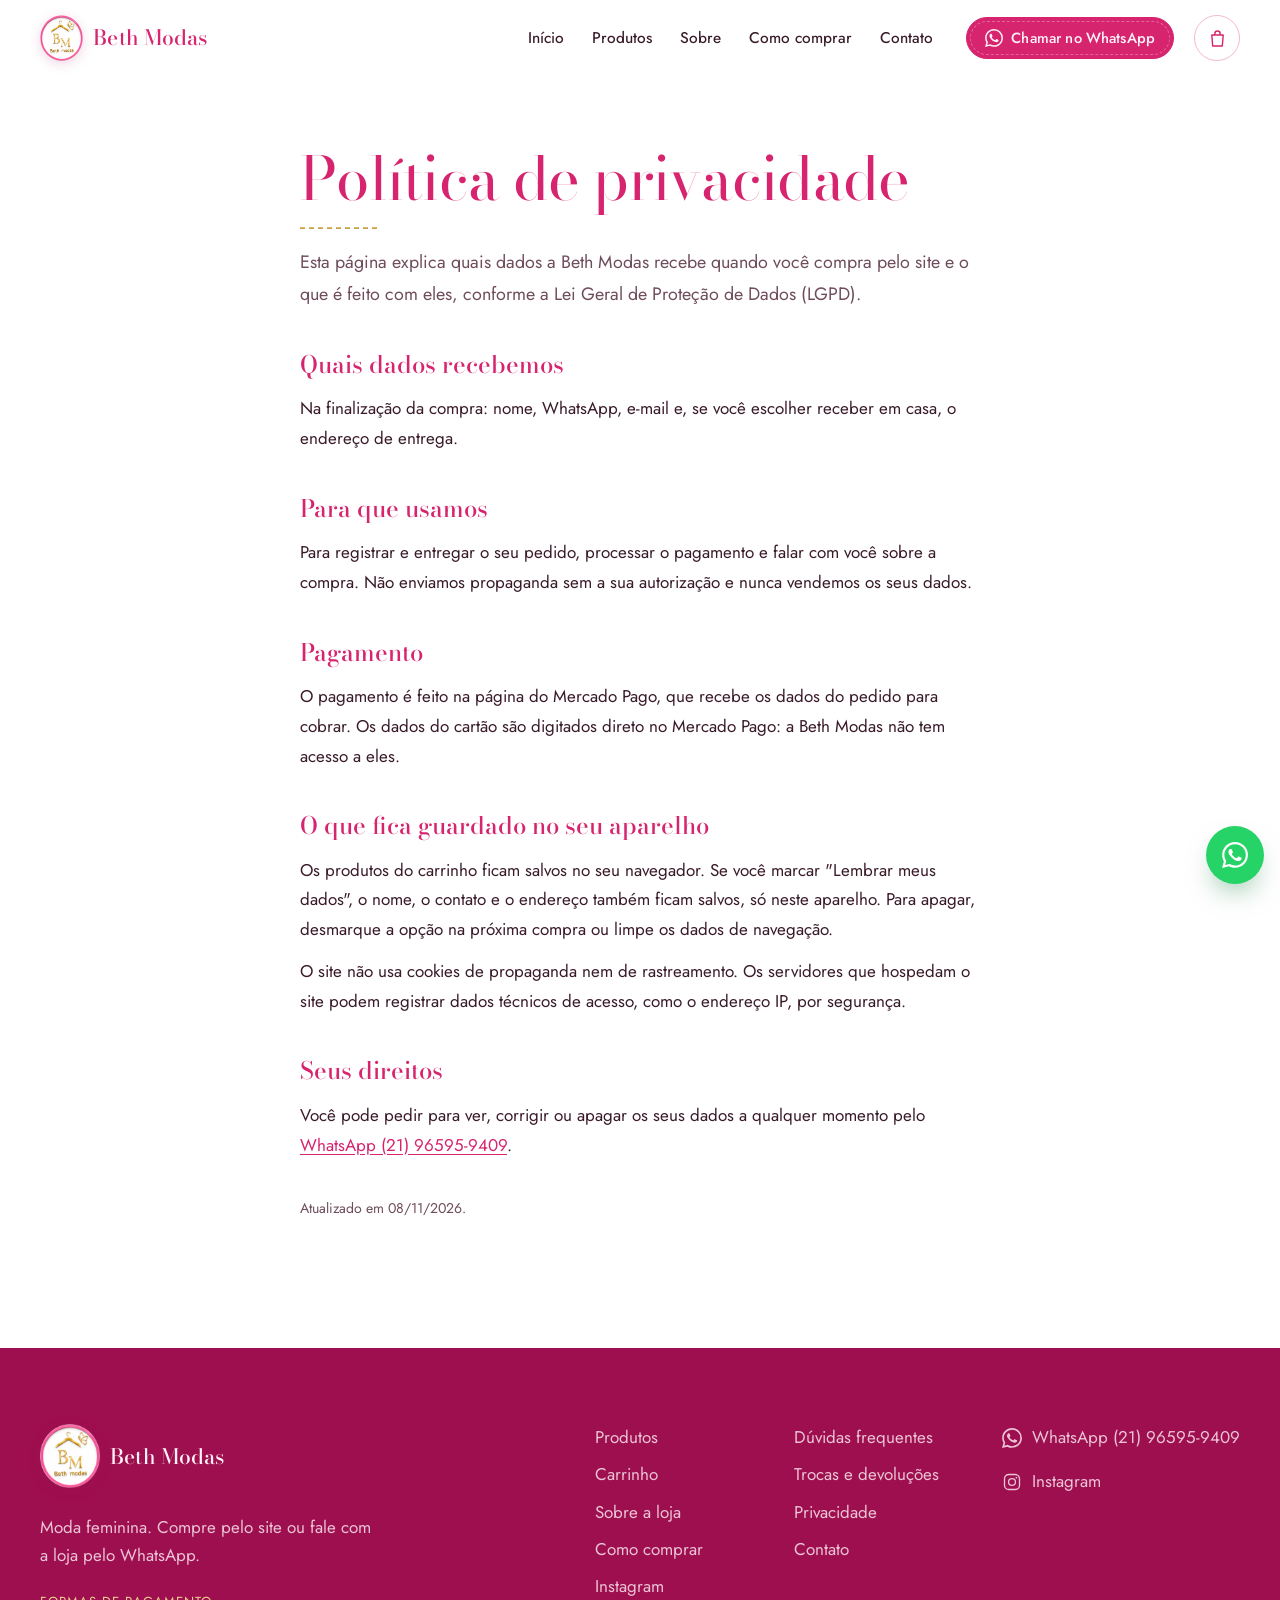
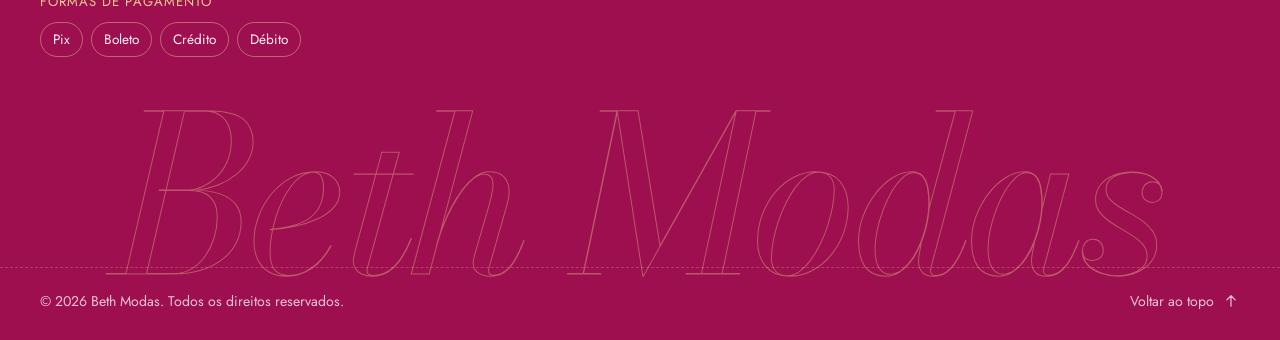
<file: privacidade.html>
<!DOCTYPE html>
<html lang="pt-BR">
<head>
<meta charset="utf-8">
<meta name="viewport" content="width=device-width, initial-scale=1, viewport-fit=cover">
<title>Política de privacidade | Beth Modas</title>
<meta name="description" content="Como a Beth Modas usa os seus dados.">
<meta name="theme-color" content="#d6246e">
<link rel="canonical" href="https://bethmodas.com/privacidade.html">
<meta property="og:type" content="website">
<meta property="og:locale" content="pt_BR">
<meta property="og:site_name" content="Beth Modas">
<meta property="og:title" content="Política de privacidade | Beth Modas">
<meta property="og:description" content="Como a Beth Modas usa os seus dados.">
<meta property="og:image" content="https://bethmodas.com/assets/img/compartilhar.jpg">
<meta property="og:image:width" content="1200">
<meta property="og:image:height" content="630">
<meta name="twitter:card" content="summary_large_image">
<link rel="icon" href="assets/img/favicon.png" type="image/png">
<link rel="apple-touch-icon" href="assets/img/apple-touch-icon.png">
<link rel="manifest" href="manifest.webmanifest">
<meta name="apple-mobile-web-app-title" content="Beth Modas">
<link rel="preload" href="assets/fonts/bodoni-moda.woff2" as="font" type="font/woff2" crossorigin>
<link rel="preload" href="assets/fonts/jost.woff2" as="font" type="font/woff2" crossorigin>
<link rel="stylesheet" href="assets/css/estilo.css?v=1794067950">
<script>
  (function (d) {
    d.classList.add('js');
    var semCortina = false;
    try { semCortina = !!sessionStorage.getItem('beth-cortina'); } catch (e) {}
    if (semCortina || (window.matchMedia && matchMedia('(prefers-reduced-motion: reduce)').matches)) {
      d.classList.add('sem-cortina');
    }
  })(document.documentElement);
</script>
</head>
<body>
<a class="pular" href="#conteudo">Pular para o conteúdo</a>

<div class="fita" aria-hidden="true"><span class="fita__progresso"></span></div>

<header class="cabecalho">
  <div class="container cabecalho__barra">
    <a class="marca" href="index.html" aria-label="Beth Modas, início"><img class="marca__imagem" src="assets/img/logo.png" alt="" width="339" height="360"><span class="marca__nome">Beth Modas</span></a>

    <nav class="menu" aria-label="Seções do site">
      <ul class="menu__lista">
                <li><a class="menu__link" href="index.html">Início</a></li>
                <li><a class="menu__link" href="produtos.html">Produtos</a></li>
                <li><a class="menu__link" href="index.html#sobre">Sobre</a></li>
                <li><a class="menu__link" href="index.html#como-comprar">Como comprar</a></li>
                <li><a class="menu__link" href="index.html#contato">Contato</a></li>
              </ul>
    </nav>

    <a class="botao botao--pequeno cabecalho__whats" href="https://wa.me/5521965959409?text=Ol%C3%A1%2C%20Beth%20Modas%21%20Vim%20pelo%20site%20e%20queria%20tirar%20uma%20d%C3%BAvida." target="_blank" rel="noopener">
      <svg class="icone" viewBox="0 0 24 24" width="24" height="24" aria-hidden="true" focusable="false"><path fill="currentColor" d="M17.47 14.38c-.3-.15-1.76-.87-2.03-.97-.27-.1-.47-.15-.67.15-.2.3-.77.97-.94 1.16-.17.2-.35.22-.64.08-.3-.15-1.26-.47-2.39-1.48-.88-.79-1.48-1.76-1.65-2.06-.17-.3-.02-.46.13-.6.13-.14.3-.35.45-.52.15-.17.2-.3.3-.5.1-.2.05-.37-.03-.52-.07-.15-.67-1.61-.92-2.21-.24-.58-.49-.5-.67-.51h-.57c-.2 0-.52.07-.79.37-.27.3-1.04 1.02-1.04 2.48s1.07 2.88 1.21 3.07c.15.2 2.1 3.2 5.08 4.49.71.31 1.26.49 1.7.63.71.23 1.36.2 1.87.12.57-.09 1.76-.72 2-1.41.25-.7.25-1.29.18-1.41-.08-.13-.28-.2-.57-.35m-5.42 7.4h-.01a9.87 9.87 0 0 1-5.03-1.38l-.36-.21-3.74.98 1-3.65-.24-.37a9.86 9.86 0 0 1-1.51-5.26c0-5.45 4.44-9.88 9.89-9.88 2.64 0 5.12 1.03 6.99 2.9a9.83 9.83 0 0 1 2.89 6.99c0 5.45-4.44 9.88-9.88 9.88m8.41-18.3A11.82 11.82 0 0 0 12.05 0C5.5 0 .16 5.34.16 11.89c0 2.1.55 4.14 1.59 5.95L.06 24l6.3-1.65a11.88 11.88 0 0 0 5.68 1.45h.01c6.55 0 11.89-5.34 11.89-11.89a11.82 11.82 0 0 0-3.48-8.41"/></svg><span>Chamar no WhatsApp</span>
    </a>

    <a class="cabecalho__carrinho" href="carrinho.html" aria-label="Carrinho" data-carrinho-link>
      <svg class="icone" viewBox="0 0 24 24" width="24" height="24" aria-hidden="true" focusable="false"><path fill="none" stroke="currentColor" stroke-width="1.6" stroke-linecap="round" stroke-linejoin="round" d="M5.5 8h13l-1 12.5h-11L5.5 8ZM9 8V6.5a3 3 0 0 1 6 0V8"/></svg>
      <span class="carrinho-qtd" data-carrinho-qtd hidden>0</span>
    </a>

    <button class="menu-botao" type="button" aria-expanded="false" aria-controls="menu-movel">
      <span class="sr" data-menu-rotulo>Abrir menu</span>
      <span class="menu-botao__linha"></span><span class="menu-botao__linha"></span>
    </button>
  </div>
</header>

<div class="menu-movel" id="menu-movel" hidden>
  <nav class="menu-movel__nav" aria-label="Menu">
    <ul>
      <li style="--i:0"><a class="menu-movel__link" href="index.html">Início</a></li>
      <li style="--i:1"><a class="menu-movel__link" href="produtos.html">Produtos</a></li>
      <li style="--i:2"><a class="menu-movel__link" href="index.html#sobre">Sobre</a></li>
      <li style="--i:3"><a class="menu-movel__link" href="index.html#como-comprar">Como comprar</a></li>
      <li style="--i:4"><a class="menu-movel__link" href="index.html#contato">Contato</a></li>
      <li style="--i:5"><a class="menu-movel__link" href="carrinho.html">Carrinho</a></li>
    </ul>
  </nav>
  <div class="menu-movel__rodape">
    <a class="botao botao--claro" href="https://wa.me/5521965959409?text=Ol%C3%A1%2C%20Beth%20Modas%21%20Vim%20pelo%20site%20e%20queria%20tirar%20uma%20d%C3%BAvida." target="_blank" rel="noopener"><svg class="icone" viewBox="0 0 24 24" width="24" height="24" aria-hidden="true" focusable="false"><path fill="currentColor" d="M17.47 14.38c-.3-.15-1.76-.87-2.03-.97-.27-.1-.47-.15-.67.15-.2.3-.77.97-.94 1.16-.17.2-.35.22-.64.08-.3-.15-1.26-.47-2.39-1.48-.88-.79-1.48-1.76-1.65-2.06-.17-.3-.02-.46.13-.6.13-.14.3-.35.45-.52.15-.17.2-.3.3-.5.1-.2.05-.37-.03-.52-.07-.15-.67-1.61-.92-2.21-.24-.58-.49-.5-.67-.51h-.57c-.2 0-.52.07-.79.37-.27.3-1.04 1.02-1.04 2.48s1.07 2.88 1.21 3.07c.15.2 2.1 3.2 5.08 4.49.71.31 1.26.49 1.7.63.71.23 1.36.2 1.87.12.57-.09 1.76-.72 2-1.41.25-.7.25-1.29.18-1.41-.08-.13-.28-.2-.57-.35m-5.42 7.4h-.01a9.87 9.87 0 0 1-5.03-1.38l-.36-.21-3.74.98 1-3.65-.24-.37a9.86 9.86 0 0 1-1.51-5.26c0-5.45 4.44-9.88 9.89-9.88 2.64 0 5.12 1.03 6.99 2.9a9.83 9.83 0 0 1 2.89 6.99c0 5.45-4.44 9.88-9.88 9.88m8.41-18.3A11.82 11.82 0 0 0 12.05 0C5.5 0 .16 5.34.16 11.89c0 2.1.55 4.14 1.59 5.95L.06 24l6.3-1.65a11.88 11.88 0 0 0 5.68 1.45h.01c6.55 0 11.89-5.34 11.89-11.89a11.82 11.82 0 0 0-3.48-8.41"/></svg>Chamar no WhatsApp</a>
    <a class="menu-movel__insta" href="https://www.instagram.com/beethmodas/" target="_blank" rel="noopener"><svg class="icone" viewBox="0 0 24 24" width="24" height="24" aria-hidden="true" focusable="false"><g fill="none" stroke="currentColor" stroke-width="1.6" stroke-linecap="round" stroke-linejoin="round"><rect x="3" y="3" width="18" height="18" rx="5.2"/><circle cx="12" cy="12" r="4.1"/></g><circle cx="17.3" cy="6.7" r="1.1" fill="currentColor"/></svg>@beethmodas</a>
  </div>
</div>
<main id="conteudo">
<section class="documento secao secao--branca secao--pagina" aria-labelledby="doc-titulo">
  <div class="container documento__texto">
    <h1 class="secao__titulo" id="doc-titulo">Política de privacidade</h1>
    <p class="documento__intro">Esta página explica quais dados a Beth Modas recebe quando você compra pelo site e o que é feito com eles, conforme a Lei Geral de Proteção de Dados (LGPD).</p>
    <h2>Quais dados recebemos</h2>
    <p>Na finalização da compra: nome, WhatsApp, e-mail e, se você escolher receber em casa, o endereço de entrega.</p>

    <h2>Para que usamos</h2>
    <p>Para registrar e entregar o seu pedido, processar o pagamento e falar com você sobre a compra. Não enviamos propaganda sem a sua autorização e nunca vendemos os seus dados.</p>

    <h2>Pagamento</h2>
    <p>O pagamento é feito na página do Mercado Pago, que recebe os dados do pedido para cobrar. Os dados do cartão são digitados direto no Mercado Pago: a Beth Modas não tem acesso a eles.</p>

    <h2>O que fica guardado no seu aparelho</h2>
    <p>Os produtos do carrinho ficam salvos no seu navegador. Se você marcar "Lembrar meus dados", o nome, o contato e o endereço também ficam salvos, só neste aparelho. Para apagar, desmarque a opção na próxima compra ou limpe os dados de navegação.</p>
    <p>O site não usa cookies de propaganda nem de rastreamento. Os servidores que hospedam o site podem registrar dados técnicos de acesso, como o endereço IP, por segurança.</p>

    <h2>Seus direitos</h2>
    <p>Você pode pedir para ver, corrigir ou apagar os seus dados a qualquer momento pelo <a href="https://wa.me/5521965959409" target="_blank" rel="noopener">WhatsApp (21) 96595-9409</a>.</p>

    <p class="documento__data">Atualizado em 08/11/2026.</p>
  </div>
</section>
</main>
<footer class="rodape">
  <div class="container rodape__topo">
    <div class="rodape__marca">
      <a class="marca" href="index.html" aria-label="Beth Modas, voltar ao início"><img class="marca__imagem" src="assets/img/logo.png" alt="" width="339" height="360"><span class="marca__nome">Beth Modas</span></a>
      <p class="rodape__texto">Moda feminina. Compre pelo site ou fale com a loja pelo WhatsApp.</p>
      <p class="rodape__rotulo">Formas de pagamento</p>
      <ul class="rodape__pagamentos" aria-label="Formas de pagamento">
        <li>Pix</li><li>Boleto</li><li>Crédito</li><li>Débito</li>
      </ul>
    </div>

    <nav class="rodape__nav" aria-label="Rodapé">
      <ul>
        <li><a href="produtos.html">Produtos</a></li>
        <li><a href="carrinho.html">Carrinho</a></li>
        <li><a href="index.html#sobre">Sobre a loja</a></li>
        <li><a href="index.html#como-comprar">Como comprar</a></li>
        <li><a href="index.html#instagram">Instagram</a></li>
        <li><a href="index.html#duvidas">Dúvidas frequentes</a></li>
        <li><a href="trocas.html">Trocas e devoluções</a></li>
        <li><a href="privacidade.html">Privacidade</a></li>
        <li><a href="index.html#contato">Contato</a></li>
      </ul>
    </nav>

    <ul class="rodape__redes">
      <li><a href="https://wa.me/5521965959409?text=Ol%C3%A1%2C%20Beth%20Modas%21%20Vim%20pelo%20site%20e%20queria%20tirar%20uma%20d%C3%BAvida." target="_blank" rel="noopener"><svg class="icone" viewBox="0 0 24 24" width="24" height="24" aria-hidden="true" focusable="false"><path fill="currentColor" d="M17.47 14.38c-.3-.15-1.76-.87-2.03-.97-.27-.1-.47-.15-.67.15-.2.3-.77.97-.94 1.16-.17.2-.35.22-.64.08-.3-.15-1.26-.47-2.39-1.48-.88-.79-1.48-1.76-1.65-2.06-.17-.3-.02-.46.13-.6.13-.14.3-.35.45-.52.15-.17.2-.3.3-.5.1-.2.05-.37-.03-.52-.07-.15-.67-1.61-.92-2.21-.24-.58-.49-.5-.67-.51h-.57c-.2 0-.52.07-.79.37-.27.3-1.04 1.02-1.04 2.48s1.07 2.88 1.21 3.07c.15.2 2.1 3.2 5.08 4.49.71.31 1.26.49 1.7.63.71.23 1.36.2 1.87.12.57-.09 1.76-.72 2-1.41.25-.7.25-1.29.18-1.41-.08-.13-.28-.2-.57-.35m-5.42 7.4h-.01a9.87 9.87 0 0 1-5.03-1.38l-.36-.21-3.74.98 1-3.65-.24-.37a9.86 9.86 0 0 1-1.51-5.26c0-5.45 4.44-9.88 9.89-9.88 2.64 0 5.12 1.03 6.99 2.9a9.83 9.83 0 0 1 2.89 6.99c0 5.45-4.44 9.88-9.88 9.88m8.41-18.3A11.82 11.82 0 0 0 12.05 0C5.5 0 .16 5.34.16 11.89c0 2.1.55 4.14 1.59 5.95L.06 24l6.3-1.65a11.88 11.88 0 0 0 5.68 1.45h.01c6.55 0 11.89-5.34 11.89-11.89a11.82 11.82 0 0 0-3.48-8.41"/></svg>WhatsApp (21) 96595-9409</a></li>
      <li><a href="https://www.instagram.com/beethmodas/" target="_blank" rel="noopener"><svg class="icone" viewBox="0 0 24 24" width="24" height="24" aria-hidden="true" focusable="false"><g fill="none" stroke="currentColor" stroke-width="1.6" stroke-linecap="round" stroke-linejoin="round"><rect x="3" y="3" width="18" height="18" rx="5.2"/><circle cx="12" cy="12" r="4.1"/></g><circle cx="17.3" cy="6.7" r="1.1" fill="currentColor"/></svg>Instagram</a></li>
    </ul>
  </div>

  <p class="rodape__assinatura" aria-hidden="true">Beth Modas</p>

  <div class="container rodape__base">
    <p>© 2026 Beth Modas. Todos os direitos reservados.</p>
        <a class="rodape__subir" href="#conteudo">Voltar ao topo<svg class="icone" viewBox="0 0 24 24" width="24" height="24" aria-hidden="true" focusable="false"><path fill="none" stroke="currentColor" stroke-width="1.6" stroke-linecap="round" stroke-linejoin="round" d="M12 19V5M6.5 10.5 12 5l5.5 5.5"/></svg></a>
  </div>
</footer>

<a class="whats-flutuante" href="https://wa.me/5521965959409?text=Ol%C3%A1%2C%20Beth%20Modas%21%20Vim%20pelo%20site%20e%20queria%20tirar%20uma%20d%C3%BAvida." target="_blank" rel="noopener">
  <svg class="icone" viewBox="0 0 24 24" width="24" height="24" aria-hidden="true" focusable="false"><path fill="currentColor" d="M17.47 14.38c-.3-.15-1.76-.87-2.03-.97-.27-.1-.47-.15-.67.15-.2.3-.77.97-.94 1.16-.17.2-.35.22-.64.08-.3-.15-1.26-.47-2.39-1.48-.88-.79-1.48-1.76-1.65-2.06-.17-.3-.02-.46.13-.6.13-.14.3-.35.45-.52.15-.17.2-.3.3-.5.1-.2.05-.37-.03-.52-.07-.15-.67-1.61-.92-2.21-.24-.58-.49-.5-.67-.51h-.57c-.2 0-.52.07-.79.37-.27.3-1.04 1.02-1.04 2.48s1.07 2.88 1.21 3.07c.15.2 2.1 3.2 5.08 4.49.71.31 1.26.49 1.7.63.71.23 1.36.2 1.87.12.57-.09 1.76-.72 2-1.41.25-.7.25-1.29.18-1.41-.08-.13-.28-.2-.57-.35m-5.42 7.4h-.01a9.87 9.87 0 0 1-5.03-1.38l-.36-.21-3.74.98 1-3.65-.24-.37a9.86 9.86 0 0 1-1.51-5.26c0-5.45 4.44-9.88 9.89-9.88 2.64 0 5.12 1.03 6.99 2.9a9.83 9.83 0 0 1 2.89 6.99c0 5.45-4.44 9.88-9.88 9.88m8.41-18.3A11.82 11.82 0 0 0 12.05 0C5.5 0 .16 5.34.16 11.89c0 2.1.55 4.14 1.59 5.95L.06 24l6.3-1.65a11.88 11.88 0 0 0 5.68 1.45h.01c6.55 0 11.89-5.34 11.89-11.89a11.82 11.82 0 0 0-3.48-8.41"/></svg><span class="whats-flutuante__texto">Fale com a gente</span>
</a>
<script src="assets/js/site.js?v=1794067950" defer></script>
<script src="assets/js/loja.js?v=1794067950" defer></script>
</body>
</html>
</file>
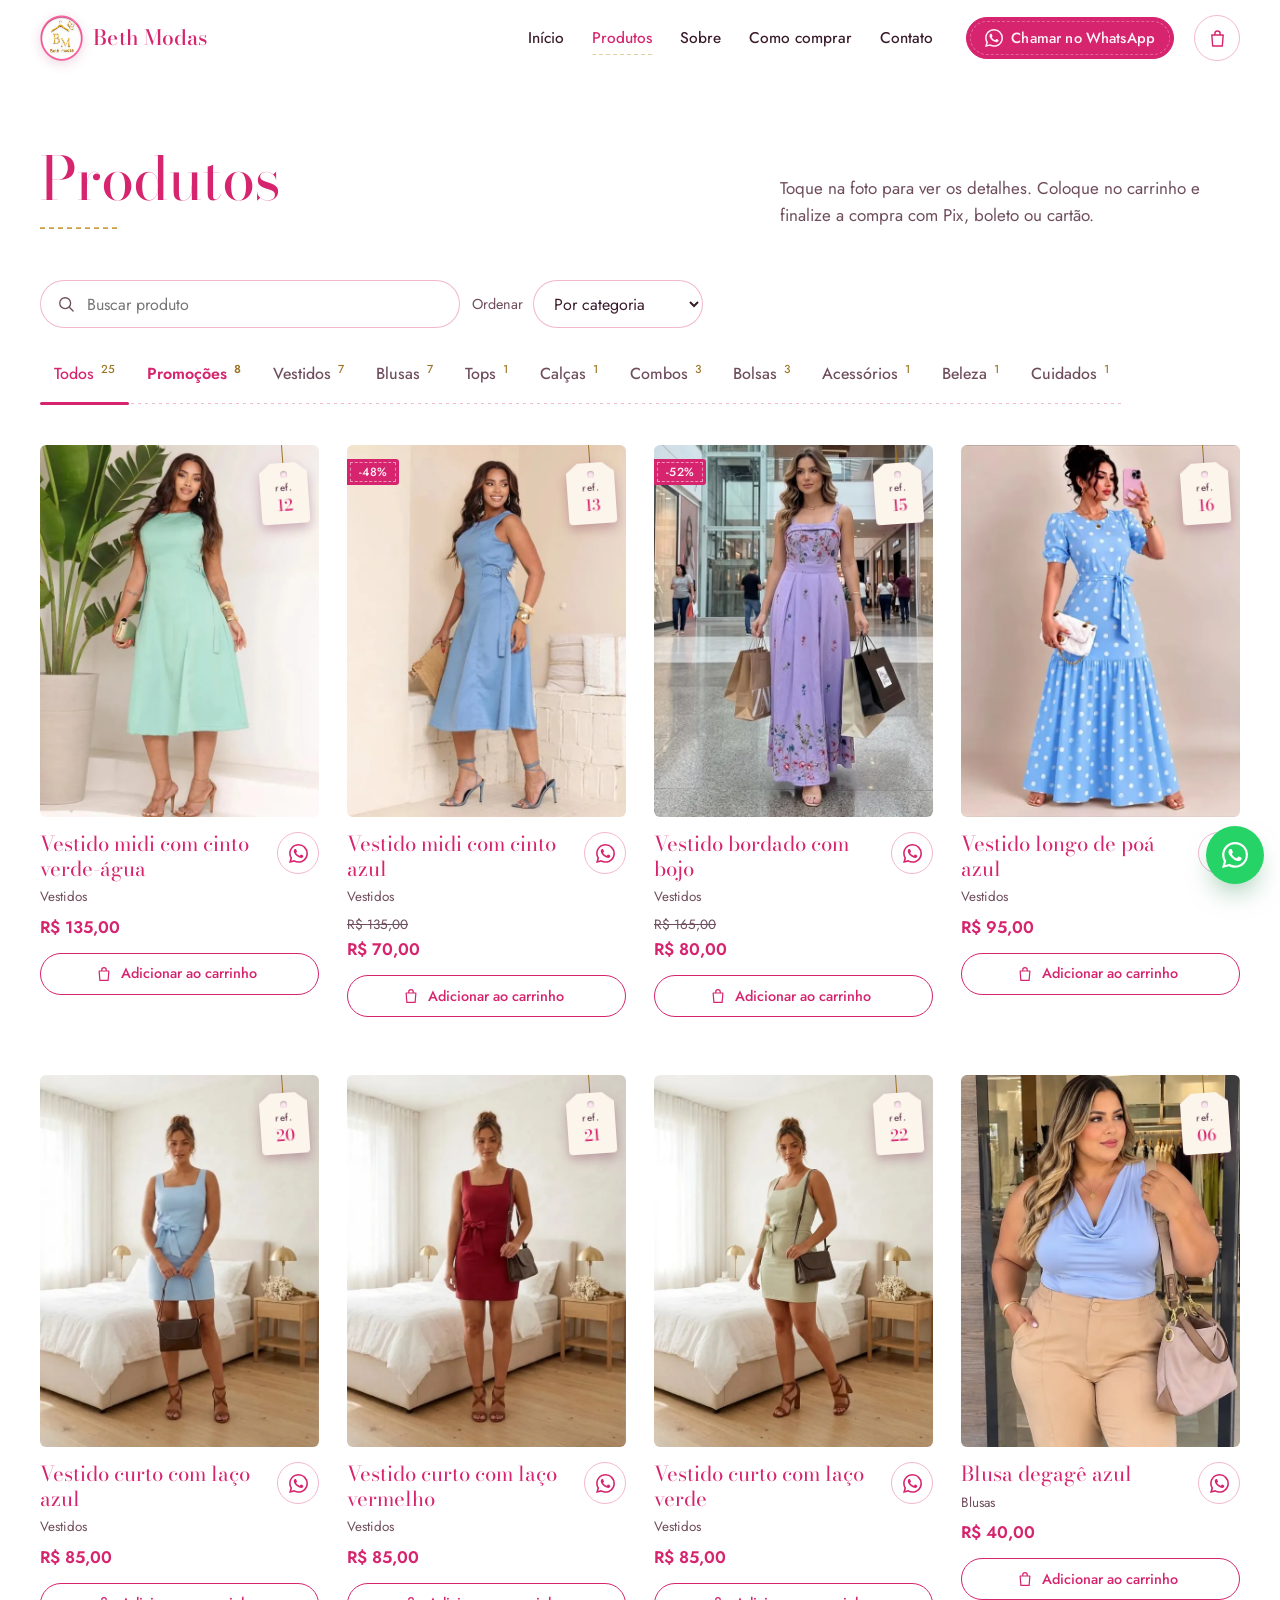
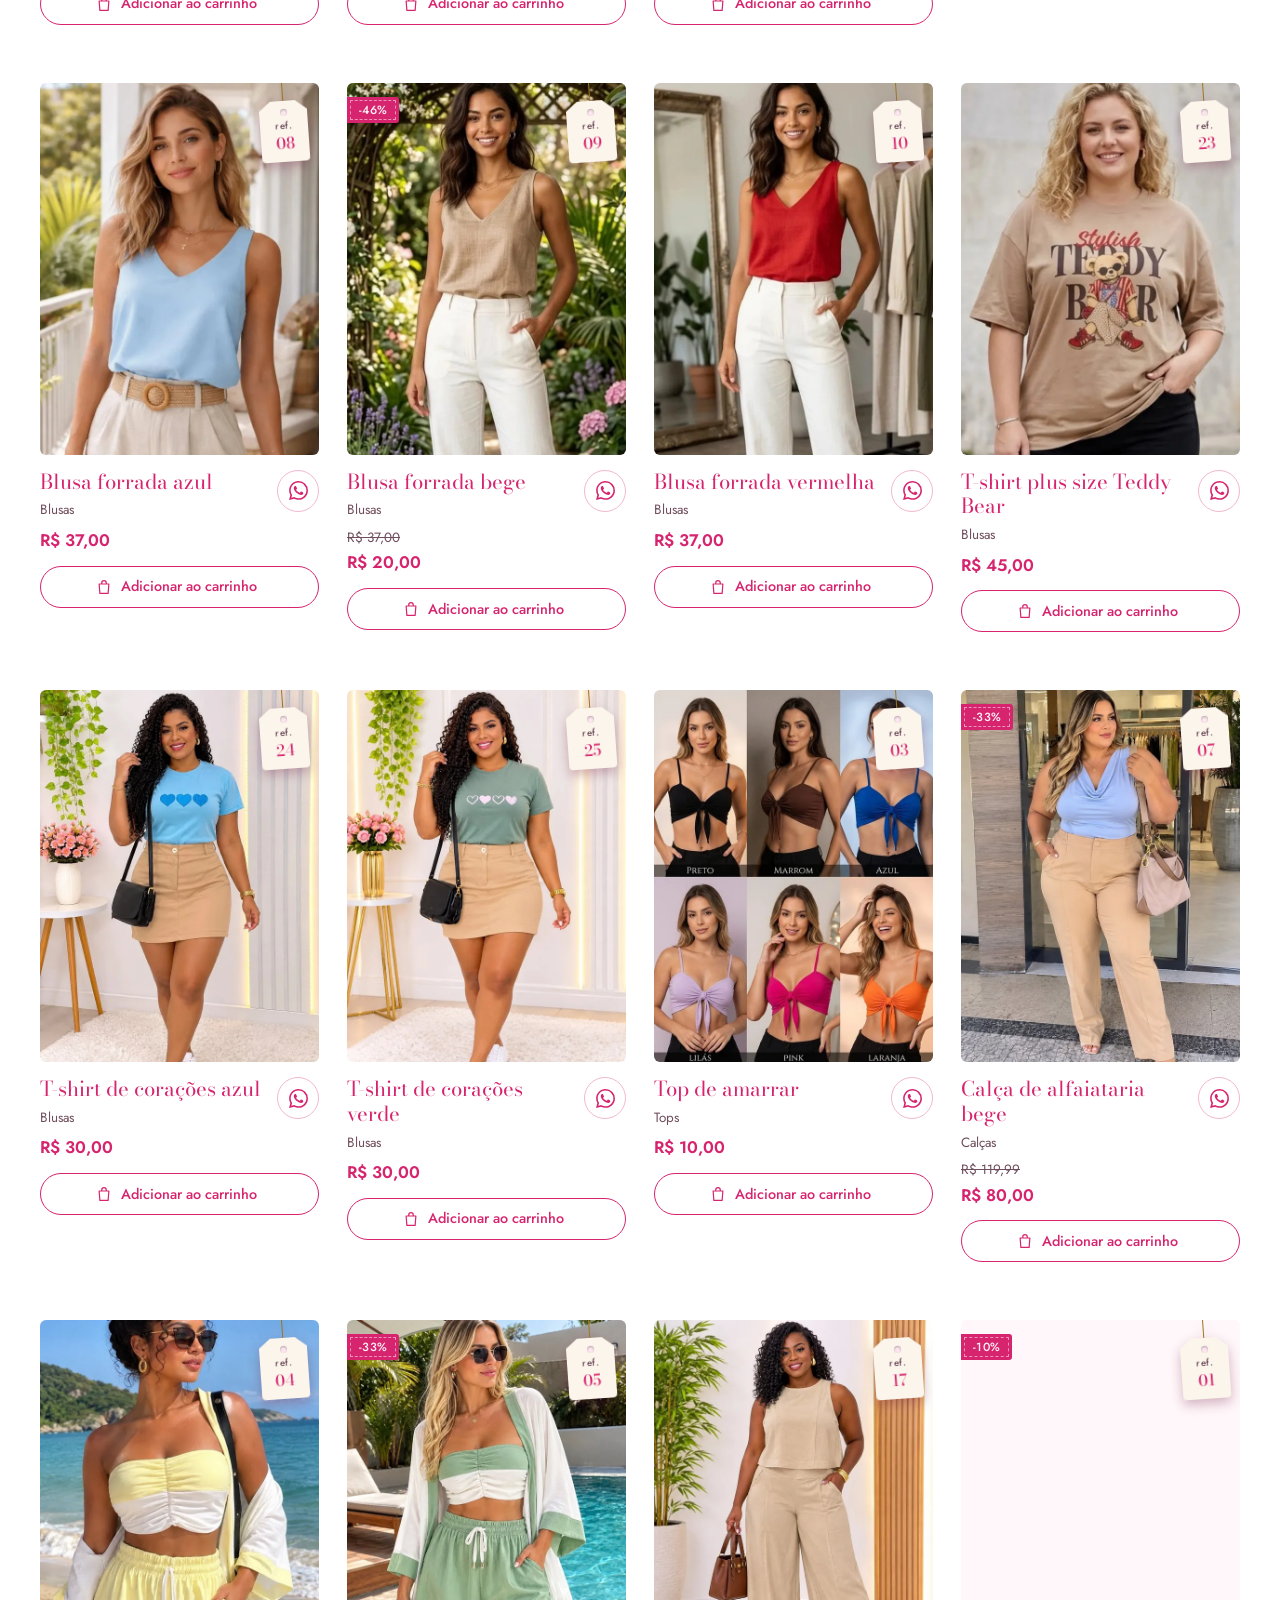
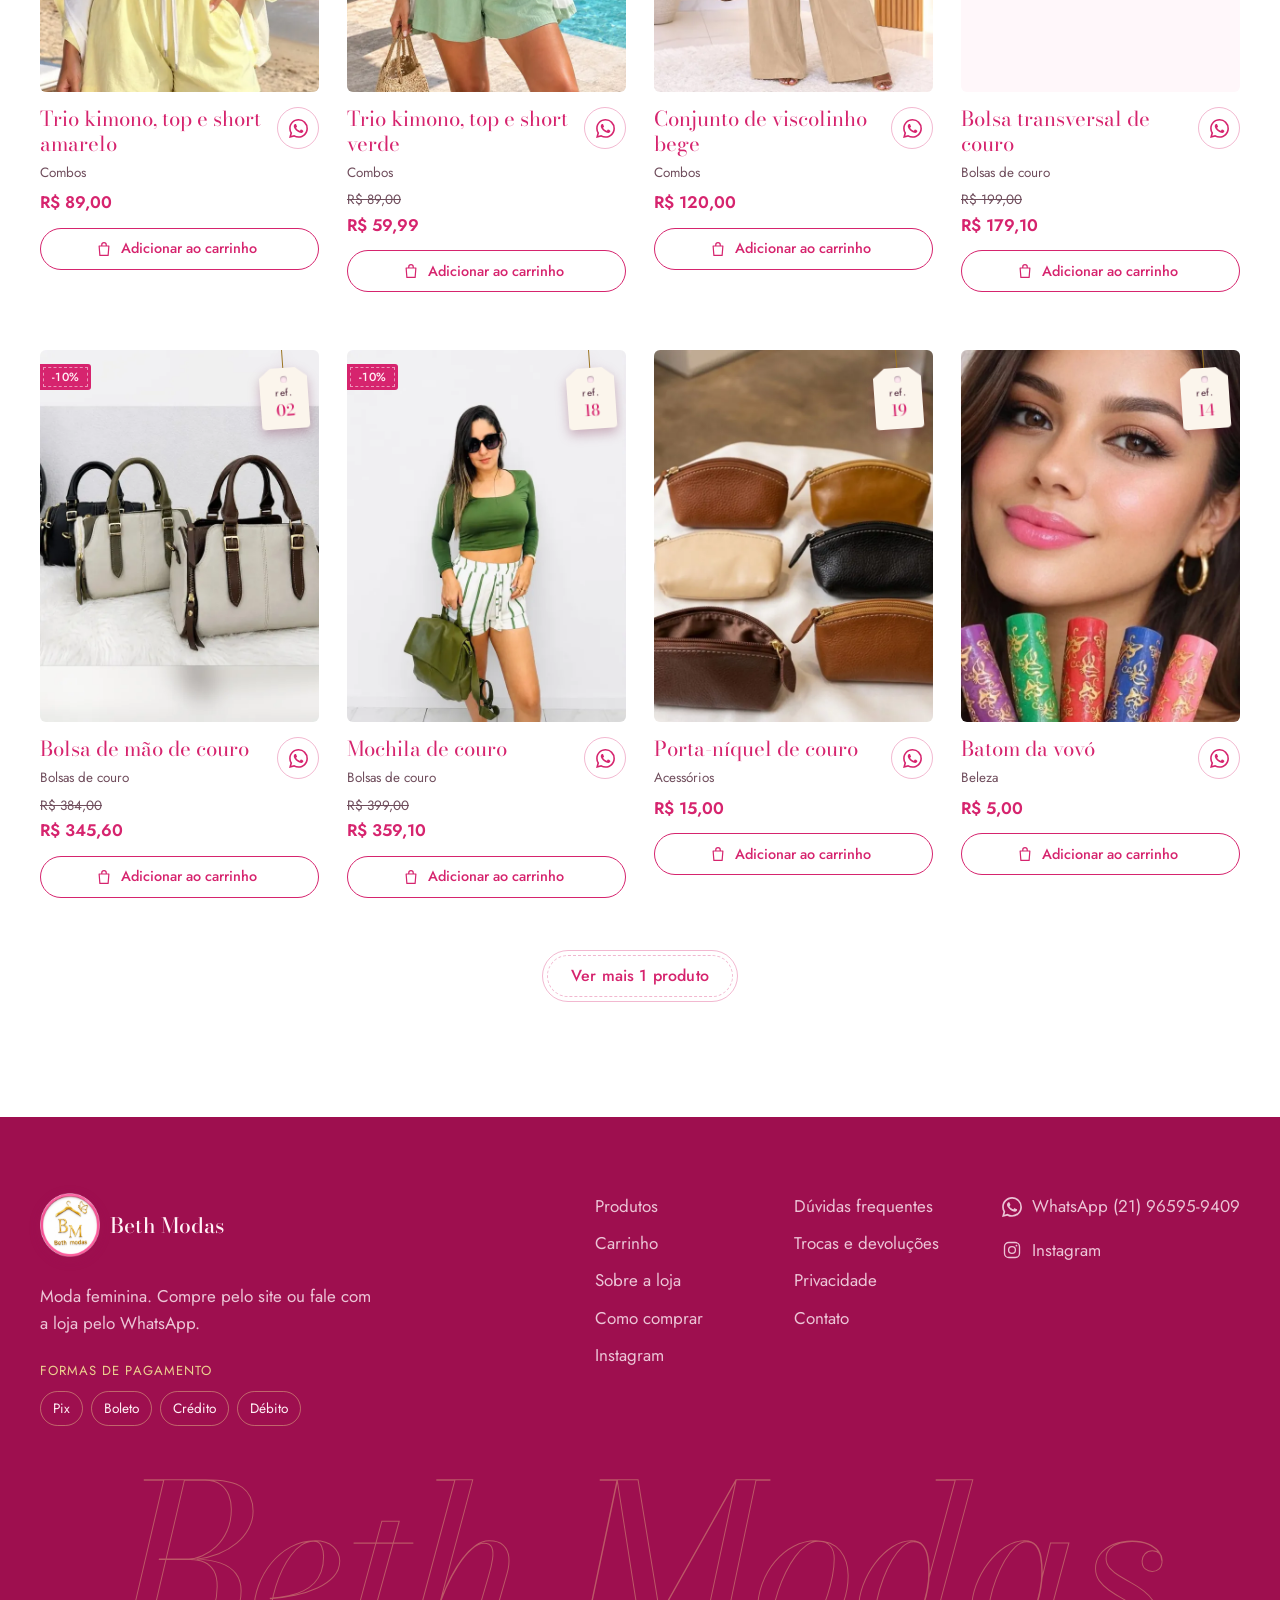
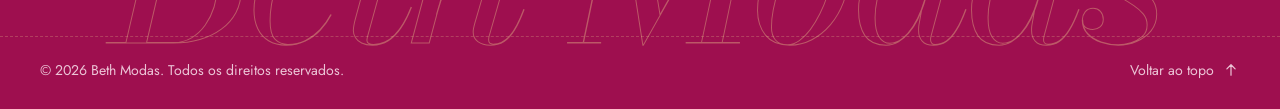
<file: produtos.html>
<!DOCTYPE html>
<html lang="pt-BR">
<head>
<meta charset="utf-8">
<meta name="viewport" content="width=device-width, initial-scale=1, viewport-fit=cover">
<title>Produtos | Beth Modas</title>
<meta name="description" content="Vestidos, blusas, tops, calças, combos, bolsas de couro e mais da Beth Modas, com preços. Compre pelo site ou pelo WhatsApp (21) 96595-9409.">
<meta name="theme-color" content="#d6246e">
<link rel="canonical" href="https://bethmodas.com/produtos.html">
<meta property="og:type" content="website">
<meta property="og:locale" content="pt_BR">
<meta property="og:site_name" content="Beth Modas">
<meta property="og:title" content="Produtos | Beth Modas">
<meta property="og:description" content="Vestidos, blusas, tops, calças, combos, bolsas de couro e mais da Beth Modas, com preços. Compre pelo site ou pelo WhatsApp (21) 96595-9409.">
<meta property="og:image" content="https://bethmodas.com/assets/img/compartilhar.jpg">
<meta property="og:image:width" content="1200">
<meta property="og:image:height" content="630">
<meta name="twitter:card" content="summary_large_image">
<link rel="icon" href="assets/img/favicon.png" type="image/png">
<link rel="apple-touch-icon" href="assets/img/apple-touch-icon.png">
<link rel="manifest" href="manifest.webmanifest">
<meta name="apple-mobile-web-app-title" content="Beth Modas">
<link rel="preload" href="assets/fonts/bodoni-moda.woff2" as="font" type="font/woff2" crossorigin>
<link rel="preload" href="assets/fonts/jost.woff2" as="font" type="font/woff2" crossorigin>
<link rel="stylesheet" href="assets/css/estilo.css?v=1794067950">
<script>
  (function (d) {
    d.classList.add('js');
    var semCortina = false;
    try { semCortina = !!sessionStorage.getItem('beth-cortina'); } catch (e) {}
    if (semCortina || (window.matchMedia && matchMedia('(prefers-reduced-motion: reduce)').matches)) {
      d.classList.add('sem-cortina');
    }
  })(document.documentElement);
</script>
<script type="application/ld+json">{"@context": "https://schema.org", "@type": "ItemList", "name": "Produtos Beth Modas", "itemListElement": [{"@type": "ListItem", "position": 1, "item": {"@type": "Product", "name": "Vestido midi com cinto verde-água", "sku": "BM-12", "category": "Vestidos", "description": "Vestido midi sem mangas, com cinto de fivela na cintura e saia evasê, em verde-água.", "image": "https://bethmodas.com/assets/img/produtos/vestido-midi-cinto-verde.jpg", "url": "https://bethmodas.com/produtos.html#BM-12", "offers": {"@type": "Offer", "price": "135.00", "priceCurrency": "BRL", "url": "https://bethmodas.com/produtos.html#BM-12"}}}, {"@type": "ListItem", "position": 2, "item": {"@type": "Product", "name": "Vestido midi com cinto azul", "sku": "BM-13", "category": "Vestidos", "description": "Vestido midi sem mangas, com cinto de fivela na cintura e saia evasê, em azul.", "image": "https://bethmodas.com/assets/img/produtos/vestido-midi-cinto-azul.jpg", "url": "https://bethmodas.com/produtos.html#BM-13", "offers": {"@type": "Offer", "price": "70.00", "priceCurrency": "BRL", "url": "https://bethmodas.com/produtos.html#BM-13"}}}, {"@type": "ListItem", "position": 3, "item": {"@type": "Product", "name": "Vestido bordado com bojo", "sku": "BM-15", "category": "Vestidos", "description": "Vestido longo com bojo, alças finas e bordado de flores. Na foto, em lilás.", "image": "https://bethmodas.com/assets/img/produtos/vestido-bordado-bojo.jpg", "url": "https://bethmodas.com/produtos.html#BM-15", "offers": {"@type": "Offer", "price": "80.00", "priceCurrency": "BRL", "url": "https://bethmodas.com/produtos.html#BM-15"}}}, {"@type": "ListItem", "position": 4, "item": {"@type": "Product", "name": "Vestido longo de poá azul", "sku": "BM-16", "category": "Vestidos", "description": "Vestido longo azul com bolinhas brancas, manga bufante, faixa para amarrar na cintura e barra com babado. Tamanho único.", "image": "https://bethmodas.com/assets/img/produtos/vestido-longo-poa-azul.jpg", "url": "https://bethmodas.com/produtos.html#BM-16", "offers": {"@type": "Offer", "price": "95.00", "priceCurrency": "BRL", "url": "https://bethmodas.com/produtos.html#BM-16"}}}, {"@type": "ListItem", "position": 5, "item": {"@type": "Product", "name": "Vestido curto com laço azul", "sku": "BM-20", "category": "Vestidos", "description": "Vestido curto com alças largas, decote quadrado e faixa para amarrar na cintura, em azul-claro. Tamanhos MG e GG.", "image": "https://bethmodas.com/assets/img/produtos/vestido-curto-laco-azul.jpg", "url": "https://bethmodas.com/produtos.html#BM-20", "offers": {"@type": "Offer", "price": "85.00", "priceCurrency": "BRL", "url": "https://bethmodas.com/produtos.html#BM-20"}}}, {"@type": "ListItem", "position": 6, "item": {"@type": "Product", "name": "Vestido curto com laço vermelho", "sku": "BM-21", "category": "Vestidos", "description": "Vestido curto com alças largas, decote quadrado e faixa para amarrar na cintura, em vermelho. Tamanhos MG e GG.", "image": "https://bethmodas.com/assets/img/produtos/vestido-curto-laco-vermelho.jpg", "url": "https://bethmodas.com/produtos.html#BM-21", "offers": {"@type": "Offer", "price": "85.00", "priceCurrency": "BRL", "url": "https://bethmodas.com/produtos.html#BM-21"}}}, {"@type": "ListItem", "position": 7, "item": {"@type": "Product", "name": "Vestido curto com laço verde", "sku": "BM-22", "category": "Vestidos", "description": "Vestido curto com alças largas, decote quadrado e faixa para amarrar na cintura, em verde-claro. Tamanhos MG e GG.", "image": "https://bethmodas.com/assets/img/produtos/vestido-curto-laco-verde.jpg", "url": "https://bethmodas.com/produtos.html#BM-22", "offers": {"@type": "Offer", "price": "85.00", "priceCurrency": "BRL", "url": "https://bethmodas.com/produtos.html#BM-22"}}}, {"@type": "ListItem", "position": 8, "item": {"@type": "Product", "name": "Blusa degagê azul", "sku": "BM-06", "category": "Blusas", "description": "Blusa sem mangas com decote degagê, em azul claro.", "image": "https://bethmodas.com/assets/img/produtos/blusa-degage-azul.jpg", "url": "https://bethmodas.com/produtos.html#BM-06", "offers": {"@type": "Offer", "price": "40.00", "priceCurrency": "BRL", "url": "https://bethmodas.com/produtos.html#BM-06"}}}, {"@type": "ListItem", "position": 9, "item": {"@type": "Product", "name": "Blusa forrada azul", "sku": "BM-08", "category": "Blusas", "description": "Blusa forrada sem mangas, com decote V. Tamanhos M e G.", "image": "https://bethmodas.com/assets/img/produtos/blusa-forrada-azul.jpg", "url": "https://bethmodas.com/produtos.html#BM-08", "offers": {"@type": "Offer", "price": "37.00", "priceCurrency": "BRL", "url": "https://bethmodas.com/produtos.html#BM-08"}}}, {"@type": "ListItem", "position": 10, "item": {"@type": "Product", "name": "Blusa forrada bege", "sku": "BM-09", "category": "Blusas", "description": "Blusa forrada sem mangas, com decote V. Tamanhos M e G.", "image": "https://bethmodas.com/assets/img/produtos/blusa-forrada-bege.jpg", "url": "https://bethmodas.com/produtos.html#BM-09", "offers": {"@type": "Offer", "price": "20.00", "priceCurrency": "BRL", "url": "https://bethmodas.com/produtos.html#BM-09"}}}, {"@type": "ListItem", "position": 11, "item": {"@type": "Product", "name": "Blusa forrada vermelha", "sku": "BM-10", "category": "Blusas", "description": "Blusa forrada sem mangas, com decote V. Tamanhos M e G.", "image": "https://bethmodas.com/assets/img/produtos/blusa-forrada-vermelha.jpg", "url": "https://bethmodas.com/produtos.html#BM-10", "offers": {"@type": "Offer", "price": "37.00", "priceCurrency": "BRL", "url": "https://bethmodas.com/produtos.html#BM-10"}}}, {"@type": "ListItem", "position": 12, "item": {"@type": "Product", "name": "T-shirt plus size Teddy Bear", "sku": "BM-23", "category": "Blusas", "description": "T-shirt plus size de malha, modelagem ampla, com a estampa \"Stylish Teddy Bear\". Na foto, na cor bege.", "image": "https://bethmodas.com/assets/img/produtos/tshirt-plus-size-teddy-bear.jpg", "url": "https://bethmodas.com/produtos.html#BM-23", "offers": {"@type": "Offer", "price": "45.00", "priceCurrency": "BRL", "url": "https://bethmodas.com/produtos.html#BM-23"}}}, {"@type": "ListItem", "position": 13, "item": {"@type": "Product", "name": "T-shirt de corações azul", "sku": "BM-24", "category": "Blusas", "description": "T-shirt azul com três corações azuis no peito. Tamanho único. A saia da foto não acompanha.", "image": "https://bethmodas.com/assets/img/produtos/tshirt-coracoes-azul.jpg", "url": "https://bethmodas.com/produtos.html#BM-24", "offers": {"@type": "Offer", "price": "30.00", "priceCurrency": "BRL", "url": "https://bethmodas.com/produtos.html#BM-24"}}}, {"@type": "ListItem", "position": 14, "item": {"@type": "Product", "name": "T-shirt de corações verde", "sku": "BM-25", "category": "Blusas", "description": "T-shirt verde com quatro corações rosa no peito. Tamanho único. A saia da foto não acompanha.", "image": "https://bethmodas.com/assets/img/produtos/tshirt-coracoes-verde.jpg", "url": "https://bethmodas.com/produtos.html#BM-25", "offers": {"@type": "Offer", "price": "30.00", "priceCurrency": "BRL", "url": "https://bethmodas.com/produtos.html#BM-25"}}}, {"@type": "ListItem", "position": 15, "item": {"@type": "Product", "name": "Top de amarrar", "sku": "BM-03", "category": "Tops", "description": "Top de alças finas com nó na frente. Cores: preto, marrom, azul, lilás, pink e laranja.", "image": "https://bethmodas.com/assets/img/produtos/top-amarrar.jpg", "url": "https://bethmodas.com/produtos.html#BM-03", "offers": {"@type": "Offer", "price": "10.00", "priceCurrency": "BRL", "url": "https://bethmodas.com/produtos.html#BM-03"}}}, {"@type": "ListItem", "position": 16, "item": {"@type": "Product", "name": "Calça de alfaiataria bege", "sku": "BM-07", "category": "Calças", "description": "Calça de alfaiataria com elástico nas laterais do cós, botão, bolsos e vinco na frente. Na foto, em bege.", "image": "https://bethmodas.com/assets/img/produtos/calca-alfaiataria-bege.jpg", "url": "https://bethmodas.com/produtos.html#BM-07", "offers": {"@type": "Offer", "price": "80.00", "priceCurrency": "BRL", "url": "https://bethmodas.com/produtos.html#BM-07"}}}, {"@type": "ListItem", "position": 17, "item": {"@type": "Product", "name": "Trio kimono, top e short amarelo", "sku": "BM-04", "category": "Combos", "description": "Combo com kimono, top franzido sem alças e short com cordão na cintura, em amarelo com branco.", "image": "https://bethmodas.com/assets/img/produtos/trio-kimono-amarelo.jpg", "url": "https://bethmodas.com/produtos.html#BM-04", "offers": {"@type": "Offer", "price": "89.00", "priceCurrency": "BRL", "url": "https://bethmodas.com/produtos.html#BM-04"}}}, {"@type": "ListItem", "position": 18, "item": {"@type": "Product", "name": "Trio kimono, top e short verde", "sku": "BM-05", "category": "Combos", "description": "Combo com kimono, top franzido sem alças e short com cordão na cintura, em verde com branco.", "image": "https://bethmodas.com/assets/img/produtos/trio-kimono-verde.jpg", "url": "https://bethmodas.com/produtos.html#BM-05", "offers": {"@type": "Offer", "price": "59.99", "priceCurrency": "BRL", "url": "https://bethmodas.com/produtos.html#BM-05"}}}, {"@type": "ListItem", "position": 19, "item": {"@type": "Product", "name": "Conjunto de viscolinho bege", "sku": "BM-17", "category": "Combos", "description": "Conjunto de viscolinho com regata cropped e calça pantalona com bolsos, na cor bege.", "image": "https://bethmodas.com/assets/img/produtos/conjunto-viscolinho-bege.jpg", "url": "https://bethmodas.com/produtos.html#BM-17", "offers": {"@type": "Offer", "price": "120.00", "priceCurrency": "BRL", "url": "https://bethmodas.com/produtos.html#BM-17"}}}, {"@type": "ListItem", "position": 20, "item": {"@type": "Product", "name": "Bolsa transversal de couro", "sku": "BM-01", "category": "Bolsas de couro", "description": "Bolsa de couro com alça longa transversal e aba frontal com pesponto aparente. Na foto: tons de preto, marrom e caramelo.", "image": "https://bethmodas.com/assets/img/produtos/bolsa-transversal-couro.jpg", "url": "https://bethmodas.com/produtos.html#BM-01", "offers": {"@type": "Offer", "price": "179.10", "priceCurrency": "BRL", "url": "https://bethmodas.com/produtos.html#BM-01"}}}, {"@type": "ListItem", "position": 21, "item": {"@type": "Product", "name": "Bolsa de mão de couro", "sku": "BM-02", "category": "Bolsas de couro", "description": "Bolsa de couro estruturada, com alças de mão, fivelas douradas e zíper lateral. Na foto: preta, off-white com verde e off-white com marrom.", "image": "https://bethmodas.com/assets/img/produtos/bolsa-mao-couro.jpg", "url": "https://bethmodas.com/produtos.html#BM-02", "offers": {"@type": "Offer", "price": "345.60", "priceCurrency": "BRL", "url": "https://bethmodas.com/produtos.html#BM-02"}}}, {"@type": "ListItem", "position": 22, "item": {"@type": "Product", "name": "Mochila de couro", "sku": "BM-18", "category": "Bolsas de couro", "description": "Mochila de couro com aba frontal. Cores: preta, marrom, caramelo e verde. Na foto, a verde; a roupa não acompanha a mochila.", "image": "https://bethmodas.com/assets/img/produtos/mochila-couro.jpg", "url": "https://bethmodas.com/produtos.html#BM-18", "offers": {"@type": "Offer", "price": "359.10", "priceCurrency": "BRL", "url": "https://bethmodas.com/produtos.html#BM-18"}}}, {"@type": "ListItem", "position": 23, "item": {"@type": "Product", "name": "Porta-níquel de couro", "sku": "BM-19", "category": "Acessórios", "description": "Porta-níquel de couro com zíper e forro. Tem várias cores (veja a foto): depois da compra, a cor é combinada com a loja pelo WhatsApp.", "image": "https://bethmodas.com/assets/img/produtos/porta-niquel-couro.jpg", "url": "https://bethmodas.com/produtos.html#BM-19", "offers": {"@type": "Offer", "price": "15.00", "priceCurrency": "BRL", "url": "https://bethmodas.com/produtos.html#BM-19"}}}, {"@type": "ListItem", "position": 24, "item": {"@type": "Product", "name": "Batom da vovó", "sku": "BM-14", "category": "Beleza", "description": "Batom da vovó com embalagem decorada em dourado. Na foto: roxo, verde, vermelho, azul e rosa.", "image": "https://bethmodas.com/assets/img/produtos/batom-da-vovo.jpg", "url": "https://bethmodas.com/produtos.html#BM-14", "offers": {"@type": "Offer", "price": "5.00", "priceCurrency": "BRL", "url": "https://bethmodas.com/produtos.html#BM-14"}}}, {"@type": "ListItem", "position": 25, "item": {"@type": "Product", "name": "Hidratante para bolsas", "sku": "BM-11", "category": "Cuidados", "description": "Hidratante para bolsas, em bisnaga com tampa rosa, azul ou branca.", "image": "https://bethmodas.com/assets/img/produtos/hidratante-bolsas.jpg", "url": "https://bethmodas.com/produtos.html#BM-11", "offers": {"@type": "Offer", "price": "20.00", "priceCurrency": "BRL", "url": "https://bethmodas.com/produtos.html#BM-11"}}}]}</script>
</head>
<body>
<a class="pular" href="#conteudo">Pular para o conteúdo</a>

<div class="fita" aria-hidden="true"><span class="fita__progresso"></span></div>

<header class="cabecalho">
  <div class="container cabecalho__barra">
    <a class="marca" href="index.html" aria-label="Beth Modas, início"><img class="marca__imagem" src="assets/img/logo.png" alt="" width="339" height="360"><span class="marca__nome">Beth Modas</span></a>

    <nav class="menu" aria-label="Seções do site">
      <ul class="menu__lista">
                <li><a class="menu__link" href="index.html">Início</a></li>
                <li><a class="menu__link is-atual" href="produtos.html" aria-current="page">Produtos</a></li>
                <li><a class="menu__link" href="index.html#sobre">Sobre</a></li>
                <li><a class="menu__link" href="index.html#como-comprar">Como comprar</a></li>
                <li><a class="menu__link" href="index.html#contato">Contato</a></li>
              </ul>
    </nav>

    <a class="botao botao--pequeno cabecalho__whats" href="https://wa.me/5521965959409?text=Ol%C3%A1%2C%20Beth%20Modas%21%20Vim%20pelo%20site%20e%20queria%20tirar%20uma%20d%C3%BAvida." target="_blank" rel="noopener">
      <svg class="icone" viewBox="0 0 24 24" width="24" height="24" aria-hidden="true" focusable="false"><path fill="currentColor" d="M17.47 14.38c-.3-.15-1.76-.87-2.03-.97-.27-.1-.47-.15-.67.15-.2.3-.77.97-.94 1.16-.17.2-.35.22-.64.08-.3-.15-1.26-.47-2.39-1.48-.88-.79-1.48-1.76-1.65-2.06-.17-.3-.02-.46.13-.6.13-.14.3-.35.45-.52.15-.17.2-.3.3-.5.1-.2.05-.37-.03-.52-.07-.15-.67-1.61-.92-2.21-.24-.58-.49-.5-.67-.51h-.57c-.2 0-.52.07-.79.37-.27.3-1.04 1.02-1.04 2.48s1.07 2.88 1.21 3.07c.15.2 2.1 3.2 5.08 4.49.71.31 1.26.49 1.7.63.71.23 1.36.2 1.87.12.57-.09 1.76-.72 2-1.41.25-.7.25-1.29.18-1.41-.08-.13-.28-.2-.57-.35m-5.42 7.4h-.01a9.87 9.87 0 0 1-5.03-1.38l-.36-.21-3.74.98 1-3.65-.24-.37a9.86 9.86 0 0 1-1.51-5.26c0-5.45 4.44-9.88 9.89-9.88 2.64 0 5.12 1.03 6.99 2.9a9.83 9.83 0 0 1 2.89 6.99c0 5.45-4.44 9.88-9.88 9.88m8.41-18.3A11.82 11.82 0 0 0 12.05 0C5.5 0 .16 5.34.16 11.89c0 2.1.55 4.14 1.59 5.95L.06 24l6.3-1.65a11.88 11.88 0 0 0 5.68 1.45h.01c6.55 0 11.89-5.34 11.89-11.89a11.82 11.82 0 0 0-3.48-8.41"/></svg><span>Chamar no WhatsApp</span>
    </a>

    <a class="cabecalho__carrinho" href="carrinho.html" aria-label="Carrinho" data-carrinho-link>
      <svg class="icone" viewBox="0 0 24 24" width="24" height="24" aria-hidden="true" focusable="false"><path fill="none" stroke="currentColor" stroke-width="1.6" stroke-linecap="round" stroke-linejoin="round" d="M5.5 8h13l-1 12.5h-11L5.5 8ZM9 8V6.5a3 3 0 0 1 6 0V8"/></svg>
      <span class="carrinho-qtd" data-carrinho-qtd hidden>0</span>
    </a>

    <button class="menu-botao" type="button" aria-expanded="false" aria-controls="menu-movel">
      <span class="sr" data-menu-rotulo>Abrir menu</span>
      <span class="menu-botao__linha"></span><span class="menu-botao__linha"></span>
    </button>
  </div>
</header>

<div class="menu-movel" id="menu-movel" hidden>
  <nav class="menu-movel__nav" aria-label="Menu">
    <ul>
      <li style="--i:0"><a class="menu-movel__link" href="index.html">Início</a></li>
      <li style="--i:1"><a class="menu-movel__link" href="produtos.html" aria-current="page">Produtos</a></li>
      <li style="--i:2"><a class="menu-movel__link" href="index.html#sobre">Sobre</a></li>
      <li style="--i:3"><a class="menu-movel__link" href="index.html#como-comprar">Como comprar</a></li>
      <li style="--i:4"><a class="menu-movel__link" href="index.html#contato">Contato</a></li>
      <li style="--i:5"><a class="menu-movel__link" href="carrinho.html">Carrinho</a></li>
    </ul>
  </nav>
  <div class="menu-movel__rodape">
    <a class="botao botao--claro" href="https://wa.me/5521965959409?text=Ol%C3%A1%2C%20Beth%20Modas%21%20Vim%20pelo%20site%20e%20queria%20tirar%20uma%20d%C3%BAvida." target="_blank" rel="noopener"><svg class="icone" viewBox="0 0 24 24" width="24" height="24" aria-hidden="true" focusable="false"><path fill="currentColor" d="M17.47 14.38c-.3-.15-1.76-.87-2.03-.97-.27-.1-.47-.15-.67.15-.2.3-.77.97-.94 1.16-.17.2-.35.22-.64.08-.3-.15-1.26-.47-2.39-1.48-.88-.79-1.48-1.76-1.65-2.06-.17-.3-.02-.46.13-.6.13-.14.3-.35.45-.52.15-.17.2-.3.3-.5.1-.2.05-.37-.03-.52-.07-.15-.67-1.61-.92-2.21-.24-.58-.49-.5-.67-.51h-.57c-.2 0-.52.07-.79.37-.27.3-1.04 1.02-1.04 2.48s1.07 2.88 1.21 3.07c.15.2 2.1 3.2 5.08 4.49.71.31 1.26.49 1.7.63.71.23 1.36.2 1.87.12.57-.09 1.76-.72 2-1.41.25-.7.25-1.29.18-1.41-.08-.13-.28-.2-.57-.35m-5.42 7.4h-.01a9.87 9.87 0 0 1-5.03-1.38l-.36-.21-3.74.98 1-3.65-.24-.37a9.86 9.86 0 0 1-1.51-5.26c0-5.45 4.44-9.88 9.89-9.88 2.64 0 5.12 1.03 6.99 2.9a9.83 9.83 0 0 1 2.89 6.99c0 5.45-4.44 9.88-9.88 9.88m8.41-18.3A11.82 11.82 0 0 0 12.05 0C5.5 0 .16 5.34.16 11.89c0 2.1.55 4.14 1.59 5.95L.06 24l6.3-1.65a11.88 11.88 0 0 0 5.68 1.45h.01c6.55 0 11.89-5.34 11.89-11.89a11.82 11.82 0 0 0-3.48-8.41"/></svg>Chamar no WhatsApp</a>
    <a class="menu-movel__insta" href="https://www.instagram.com/beethmodas/" target="_blank" rel="noopener"><svg class="icone" viewBox="0 0 24 24" width="24" height="24" aria-hidden="true" focusable="false"><g fill="none" stroke="currentColor" stroke-width="1.6" stroke-linecap="round" stroke-linejoin="round"><rect x="3" y="3" width="18" height="18" rx="5.2"/><circle cx="12" cy="12" r="4.1"/></g><circle cx="17.3" cy="6.7" r="1.1" fill="currentColor"/></svg>@beethmodas</a>
  </div>
</div>
<main id="conteudo">
<section class="vitrine secao secao--branca secao--pagina" id="produtos" aria-labelledby="produtos-titulo">
  <div class="container">
    <div class="secao__cabeca secao__cabeca--linha">
      <h1 class="secao__titulo" id="produtos-titulo">Produtos</h1>
      <p class="secao__texto">Toque na foto para ver os detalhes. Coloque no carrinho e finalize a compra com Pix, boleto ou cartão.</p>
    </div>

    <div class="vitrine__ferramentas">
      <label class="busca">
        <span class="sr">Buscar produto</span>
        <svg class="icone" viewBox="0 0 24 24" width="24" height="24" aria-hidden="true" focusable="false"><g fill="none" stroke="currentColor" stroke-width="1.6" stroke-linecap="round"><circle cx="11" cy="11" r="6.5"/><path d="m16 16 4.5 4.5"/></g></svg>
        <input type="search" placeholder="Buscar produto" autocomplete="off" enterkeyhint="search" data-busca>
      </label>
      <label class="ordenar">
        <span class="ordenar__rotulo">Ordenar</span>
        <select data-ordenar>
          <option value="padrao">Por categoria</option>
          <option value="menor">Menor preço</option>
          <option value="maior">Maior preço</option>
        </select>
      </label>
    </div>

    <div class="filtros" role="group" aria-label="Filtrar produtos por categoria" data-filtros>
      <div class="filtros__lista">
        <button type="button" class="filtro is-ativo" data-filtro="todas" aria-pressed="true">Todos <span class="filtro__qtd">25</span></button>
                <button type="button" class="filtro filtro--promo" data-filtro="promocoes" aria-pressed="false">Promoções <span class="filtro__qtd">8</span></button>
                <button type="button" class="filtro" data-filtro="vestidos" aria-pressed="false">Vestidos <span class="filtro__qtd">7</span></button>
                <button type="button" class="filtro" data-filtro="blusas" aria-pressed="false">Blusas <span class="filtro__qtd">7</span></button>
                <button type="button" class="filtro" data-filtro="tops" aria-pressed="false">Tops <span class="filtro__qtd">1</span></button>
                <button type="button" class="filtro" data-filtro="calcas" aria-pressed="false">Calças <span class="filtro__qtd">1</span></button>
                <button type="button" class="filtro" data-filtro="combos" aria-pressed="false">Combos <span class="filtro__qtd">3</span></button>
                <button type="button" class="filtro" data-filtro="bolsas" aria-pressed="false">Bolsas <span class="filtro__qtd">3</span></button>
                <button type="button" class="filtro" data-filtro="acessorios" aria-pressed="false">Acessórios <span class="filtro__qtd">1</span></button>
                <button type="button" class="filtro" data-filtro="beleza" aria-pressed="false">Beleza <span class="filtro__qtd">1</span></button>
                <button type="button" class="filtro" data-filtro="cuidados" aria-pressed="false">Cuidados <span class="filtro__qtd">1</span></button>
        <span class="filtros__fio" aria-hidden="true"></span>
      </div>
    </div>
    <p class="sr" aria-live="polite" data-status></p>

    <ul class="vitrine__grade" data-grade data-inicial="24" data-revelar>
      <li class="peca" data-ref="BM-12" data-categoria="vestidos" data-preco="135.00" data-busca="vestido midi com cinto verde-agua vestidos" style="--i:0">
        <button type="button" class="peca__foto" data-abrir-peca="BM-12">
          <span class="sr">Ver detalhes: </span>
          <img src="assets/img/produtos/mini/vestido-midi-cinto-verde.webp" srcset="assets/img/produtos/mini/vestido-midi-cinto-verde.webp 600w, assets/img/produtos/vestido-midi-cinto-verde.jpg 900w" sizes="(min-width: 1100px) 290px, (min-width: 640px) 31vw, 46vw" alt="Vestido midi com cinto verde-água" width="900" height="1200" loading="eager" decoding="async">
          <span class="etiqueta" aria-hidden="true">
            <span class="etiqueta__furo"></span>
            <span class="etiqueta__rotulo">ref.</span><span class="etiqueta__valor">12</span>
          </span>
          <span class="peca__ver" aria-hidden="true"><svg class="icone" viewBox="0 0 24 24" width="24" height="24" aria-hidden="true" focusable="false"><g fill="none" stroke="currentColor" stroke-width="1.6" stroke-linecap="round" stroke-linejoin="round"><circle cx="10.5" cy="10.5" r="6"/><path d="m15 15 5 5M10.5 8v5M8 10.5h5"/></g></svg>Ver detalhes</span>
        </button>
        <div class="peca__info">
          <div class="peca__textos">
            <h3 class="peca__nome">Vestido midi com cinto verde-água</h3>
            <p class="peca__categoria">Vestidos</p>
            <p class="peca__preco">R$ 135,00</p>
          </div>
          <a class="peca__whats" href="https://wa.me/5521965959409?text=Ol%C3%A1%2C%20Beth%20Modas%21%20Vi%20no%20site%20o%20produto%20%2AVestido%20midi%20com%20cinto%20verde-%C3%A1gua%2A%20%28R%24%20135%2C00%2C%20ref.%20BM-12%29%20e%20queria%20saber%20mais." target="_blank" rel="noopener">
            <svg class="icone" viewBox="0 0 24 24" width="24" height="24" aria-hidden="true" focusable="false"><path fill="currentColor" d="M17.47 14.38c-.3-.15-1.76-.87-2.03-.97-.27-.1-.47-.15-.67.15-.2.3-.77.97-.94 1.16-.17.2-.35.22-.64.08-.3-.15-1.26-.47-2.39-1.48-.88-.79-1.48-1.76-1.65-2.06-.17-.3-.02-.46.13-.6.13-.14.3-.35.45-.52.15-.17.2-.3.3-.5.1-.2.05-.37-.03-.52-.07-.15-.67-1.61-.92-2.21-.24-.58-.49-.5-.67-.51h-.57c-.2 0-.52.07-.79.37-.27.3-1.04 1.02-1.04 2.48s1.07 2.88 1.21 3.07c.15.2 2.1 3.2 5.08 4.49.71.31 1.26.49 1.7.63.71.23 1.36.2 1.87.12.57-.09 1.76-.72 2-1.41.25-.7.25-1.29.18-1.41-.08-.13-.28-.2-.57-.35m-5.42 7.4h-.01a9.87 9.87 0 0 1-5.03-1.38l-.36-.21-3.74.98 1-3.65-.24-.37a9.86 9.86 0 0 1-1.51-5.26c0-5.45 4.44-9.88 9.89-9.88 2.64 0 5.12 1.03 6.99 2.9a9.83 9.83 0 0 1 2.89 6.99c0 5.45-4.44 9.88-9.88 9.88m8.41-18.3A11.82 11.82 0 0 0 12.05 0C5.5 0 .16 5.34.16 11.89c0 2.1.55 4.14 1.59 5.95L.06 24l6.3-1.65a11.88 11.88 0 0 0 5.68 1.45h.01c6.55 0 11.89-5.34 11.89-11.89a11.82 11.82 0 0 0-3.48-8.41"/></svg><span class="sr">Pedir Vestido midi com cinto verde-água pelo WhatsApp</span>
          </a>
        </div>
        <button type="button" class="peca__carrinho" data-carrinho-add data-ref="BM-12">
          <svg class="icone" viewBox="0 0 24 24" width="24" height="24" aria-hidden="true" focusable="false"><path fill="none" stroke="currentColor" stroke-width="1.6" stroke-linecap="round" stroke-linejoin="round" d="M5.5 8h13l-1 12.5h-11L5.5 8ZM9 8V6.5a3 3 0 0 1 6 0V8"/></svg>Adicionar ao carrinho<span class="sr">: Vestido midi com cinto verde-água</span>
        </button>
      </li>
      <li class="peca" data-ref="BM-13" data-categoria="vestidos" data-preco="70.00" data-promocao data-busca="vestido midi com cinto azul vestidos promocao oferta desconto" style="--i:1">
        <button type="button" class="peca__foto" data-abrir-peca="BM-13">
          <span class="sr">Ver detalhes: </span>
          <img src="assets/img/produtos/mini/vestido-midi-cinto-azul.webp" srcset="assets/img/produtos/mini/vestido-midi-cinto-azul.webp 600w, assets/img/produtos/vestido-midi-cinto-azul.jpg 900w" sizes="(min-width: 1100px) 290px, (min-width: 640px) 31vw, 46vw" alt="Vestido midi com cinto azul" width="900" height="1200" loading="eager" decoding="async">
          <span class="etiqueta" aria-hidden="true">
            <span class="etiqueta__furo"></span>
            <span class="etiqueta__rotulo">ref.</span><span class="etiqueta__valor">13</span>
          </span>
          <span class="peca__ver" aria-hidden="true"><svg class="icone" viewBox="0 0 24 24" width="24" height="24" aria-hidden="true" focusable="false"><g fill="none" stroke="currentColor" stroke-width="1.6" stroke-linecap="round" stroke-linejoin="round"><circle cx="10.5" cy="10.5" r="6"/><path d="m15 15 5 5M10.5 8v5M8 10.5h5"/></g></svg>Ver detalhes</span>
          <span class="peca__promo" aria-hidden="true">-48%</span>
        </button>
        <div class="peca__info">
          <div class="peca__textos">
            <h3 class="peca__nome">Vestido midi com cinto azul</h3>
            <p class="peca__categoria">Vestidos</p>
            <p class="peca__preco"><s class="peca__preco-de"><span class="sr">De </span>R$ 135,00</s> <span class="sr">por </span>R$ 70,00</p>
          </div>
          <a class="peca__whats" href="https://wa.me/5521965959409?text=Ol%C3%A1%2C%20Beth%20Modas%21%20Vi%20no%20site%20o%20produto%20%2AVestido%20midi%20com%20cinto%20azul%2A%20%28R%24%2070%2C00%2C%20ref.%20BM-13%29%20e%20queria%20saber%20mais." target="_blank" rel="noopener">
            <svg class="icone" viewBox="0 0 24 24" width="24" height="24" aria-hidden="true" focusable="false"><path fill="currentColor" d="M17.47 14.38c-.3-.15-1.76-.87-2.03-.97-.27-.1-.47-.15-.67.15-.2.3-.77.97-.94 1.16-.17.2-.35.22-.64.08-.3-.15-1.26-.47-2.39-1.48-.88-.79-1.48-1.76-1.65-2.06-.17-.3-.02-.46.13-.6.13-.14.3-.35.45-.52.15-.17.2-.3.3-.5.1-.2.05-.37-.03-.52-.07-.15-.67-1.61-.92-2.21-.24-.58-.49-.5-.67-.51h-.57c-.2 0-.52.07-.79.37-.27.3-1.04 1.02-1.04 2.48s1.07 2.88 1.21 3.07c.15.2 2.1 3.2 5.08 4.49.71.31 1.26.49 1.7.63.71.23 1.36.2 1.87.12.57-.09 1.76-.72 2-1.41.25-.7.25-1.29.18-1.41-.08-.13-.28-.2-.57-.35m-5.42 7.4h-.01a9.87 9.87 0 0 1-5.03-1.38l-.36-.21-3.74.98 1-3.65-.24-.37a9.86 9.86 0 0 1-1.51-5.26c0-5.45 4.44-9.88 9.89-9.88 2.64 0 5.12 1.03 6.99 2.9a9.83 9.83 0 0 1 2.89 6.99c0 5.45-4.44 9.88-9.88 9.88m8.41-18.3A11.82 11.82 0 0 0 12.05 0C5.5 0 .16 5.34.16 11.89c0 2.1.55 4.14 1.59 5.95L.06 24l6.3-1.65a11.88 11.88 0 0 0 5.68 1.45h.01c6.55 0 11.89-5.34 11.89-11.89a11.82 11.82 0 0 0-3.48-8.41"/></svg><span class="sr">Pedir Vestido midi com cinto azul pelo WhatsApp</span>
          </a>
        </div>
        <button type="button" class="peca__carrinho" data-carrinho-add data-ref="BM-13">
          <svg class="icone" viewBox="0 0 24 24" width="24" height="24" aria-hidden="true" focusable="false"><path fill="none" stroke="currentColor" stroke-width="1.6" stroke-linecap="round" stroke-linejoin="round" d="M5.5 8h13l-1 12.5h-11L5.5 8ZM9 8V6.5a3 3 0 0 1 6 0V8"/></svg>Adicionar ao carrinho<span class="sr">: Vestido midi com cinto azul</span>
        </button>
      </li>
      <li class="peca" data-ref="BM-15" data-categoria="vestidos" data-preco="80.00" data-promocao data-busca="vestido bordado com bojo vestidos promocao oferta desconto" style="--i:2">
        <button type="button" class="peca__foto" data-abrir-peca="BM-15">
          <span class="sr">Ver detalhes: </span>
          <img src="assets/img/produtos/mini/vestido-bordado-bojo.webp" srcset="assets/img/produtos/mini/vestido-bordado-bojo.webp 600w, assets/img/produtos/vestido-bordado-bojo.jpg 900w" sizes="(min-width: 1100px) 290px, (min-width: 640px) 31vw, 46vw" alt="Vestido bordado com bojo" width="900" height="1200" loading="lazy" decoding="async">
          <span class="etiqueta" aria-hidden="true">
            <span class="etiqueta__furo"></span>
            <span class="etiqueta__rotulo">ref.</span><span class="etiqueta__valor">15</span>
          </span>
          <span class="peca__ver" aria-hidden="true"><svg class="icone" viewBox="0 0 24 24" width="24" height="24" aria-hidden="true" focusable="false"><g fill="none" stroke="currentColor" stroke-width="1.6" stroke-linecap="round" stroke-linejoin="round"><circle cx="10.5" cy="10.5" r="6"/><path d="m15 15 5 5M10.5 8v5M8 10.5h5"/></g></svg>Ver detalhes</span>
          <span class="peca__promo" aria-hidden="true">-52%</span>
        </button>
        <div class="peca__info">
          <div class="peca__textos">
            <h3 class="peca__nome">Vestido bordado com bojo</h3>
            <p class="peca__categoria">Vestidos</p>
            <p class="peca__preco"><s class="peca__preco-de"><span class="sr">De </span>R$ 165,00</s> <span class="sr">por </span>R$ 80,00</p>
          </div>
          <a class="peca__whats" href="https://wa.me/5521965959409?text=Ol%C3%A1%2C%20Beth%20Modas%21%20Vi%20no%20site%20o%20produto%20%2AVestido%20bordado%20com%20bojo%2A%20%28R%24%2080%2C00%2C%20ref.%20BM-15%29%20e%20queria%20saber%20mais." target="_blank" rel="noopener">
            <svg class="icone" viewBox="0 0 24 24" width="24" height="24" aria-hidden="true" focusable="false"><path fill="currentColor" d="M17.47 14.38c-.3-.15-1.76-.87-2.03-.97-.27-.1-.47-.15-.67.15-.2.3-.77.97-.94 1.16-.17.2-.35.22-.64.08-.3-.15-1.26-.47-2.39-1.48-.88-.79-1.48-1.76-1.65-2.06-.17-.3-.02-.46.13-.6.13-.14.3-.35.45-.52.15-.17.2-.3.3-.5.1-.2.05-.37-.03-.52-.07-.15-.67-1.61-.92-2.21-.24-.58-.49-.5-.67-.51h-.57c-.2 0-.52.07-.79.37-.27.3-1.04 1.02-1.04 2.48s1.07 2.88 1.21 3.07c.15.2 2.1 3.2 5.08 4.49.71.31 1.26.49 1.7.63.71.23 1.36.2 1.87.12.57-.09 1.76-.72 2-1.41.25-.7.25-1.29.18-1.41-.08-.13-.28-.2-.57-.35m-5.42 7.4h-.01a9.87 9.87 0 0 1-5.03-1.38l-.36-.21-3.74.98 1-3.65-.24-.37a9.86 9.86 0 0 1-1.51-5.26c0-5.45 4.44-9.88 9.89-9.88 2.64 0 5.12 1.03 6.99 2.9a9.83 9.83 0 0 1 2.89 6.99c0 5.45-4.44 9.88-9.88 9.88m8.41-18.3A11.82 11.82 0 0 0 12.05 0C5.5 0 .16 5.34.16 11.89c0 2.1.55 4.14 1.59 5.95L.06 24l6.3-1.65a11.88 11.88 0 0 0 5.68 1.45h.01c6.55 0 11.89-5.34 11.89-11.89a11.82 11.82 0 0 0-3.48-8.41"/></svg><span class="sr">Pedir Vestido bordado com bojo pelo WhatsApp</span>
          </a>
        </div>
        <button type="button" class="peca__carrinho" data-carrinho-add data-ref="BM-15">
          <svg class="icone" viewBox="0 0 24 24" width="24" height="24" aria-hidden="true" focusable="false"><path fill="none" stroke="currentColor" stroke-width="1.6" stroke-linecap="round" stroke-linejoin="round" d="M5.5 8h13l-1 12.5h-11L5.5 8ZM9 8V6.5a3 3 0 0 1 6 0V8"/></svg>Adicionar ao carrinho<span class="sr">: Vestido bordado com bojo</span>
        </button>
      </li>
      <li class="peca" data-ref="BM-16" data-categoria="vestidos" data-preco="95.00" data-busca="vestido longo de poa azul vestidos" style="--i:3">
        <button type="button" class="peca__foto" data-abrir-peca="BM-16">
          <span class="sr">Ver detalhes: </span>
          <img src="assets/img/produtos/mini/vestido-longo-poa-azul.webp" srcset="assets/img/produtos/mini/vestido-longo-poa-azul.webp 600w, assets/img/produtos/vestido-longo-poa-azul.jpg 900w" sizes="(min-width: 1100px) 290px, (min-width: 640px) 31vw, 46vw" alt="Vestido longo de poá azul" width="900" height="1200" loading="lazy" decoding="async">
          <span class="etiqueta" aria-hidden="true">
            <span class="etiqueta__furo"></span>
            <span class="etiqueta__rotulo">ref.</span><span class="etiqueta__valor">16</span>
          </span>
          <span class="peca__ver" aria-hidden="true"><svg class="icone" viewBox="0 0 24 24" width="24" height="24" aria-hidden="true" focusable="false"><g fill="none" stroke="currentColor" stroke-width="1.6" stroke-linecap="round" stroke-linejoin="round"><circle cx="10.5" cy="10.5" r="6"/><path d="m15 15 5 5M10.5 8v5M8 10.5h5"/></g></svg>Ver detalhes</span>
        </button>
        <div class="peca__info">
          <div class="peca__textos">
            <h3 class="peca__nome">Vestido longo de poá azul</h3>
            <p class="peca__categoria">Vestidos</p>
            <p class="peca__preco">R$ 95,00</p>
          </div>
          <a class="peca__whats" href="https://wa.me/5521965959409?text=Ol%C3%A1%2C%20Beth%20Modas%21%20Vi%20no%20site%20o%20produto%20%2AVestido%20longo%20de%20po%C3%A1%20azul%2A%20%28R%24%2095%2C00%2C%20ref.%20BM-16%29%20e%20queria%20saber%20mais." target="_blank" rel="noopener">
            <svg class="icone" viewBox="0 0 24 24" width="24" height="24" aria-hidden="true" focusable="false"><path fill="currentColor" d="M17.47 14.38c-.3-.15-1.76-.87-2.03-.97-.27-.1-.47-.15-.67.15-.2.3-.77.97-.94 1.16-.17.2-.35.22-.64.08-.3-.15-1.26-.47-2.39-1.48-.88-.79-1.48-1.76-1.65-2.06-.17-.3-.02-.46.13-.6.13-.14.3-.35.45-.52.15-.17.2-.3.3-.5.1-.2.05-.37-.03-.52-.07-.15-.67-1.61-.92-2.21-.24-.58-.49-.5-.67-.51h-.57c-.2 0-.52.07-.79.37-.27.3-1.04 1.02-1.04 2.48s1.07 2.88 1.21 3.07c.15.2 2.1 3.2 5.08 4.49.71.31 1.26.49 1.7.63.71.23 1.36.2 1.87.12.57-.09 1.76-.72 2-1.41.25-.7.25-1.29.18-1.41-.08-.13-.28-.2-.57-.35m-5.42 7.4h-.01a9.87 9.87 0 0 1-5.03-1.38l-.36-.21-3.74.98 1-3.65-.24-.37a9.86 9.86 0 0 1-1.51-5.26c0-5.45 4.44-9.88 9.89-9.88 2.64 0 5.12 1.03 6.99 2.9a9.83 9.83 0 0 1 2.89 6.99c0 5.45-4.44 9.88-9.88 9.88m8.41-18.3A11.82 11.82 0 0 0 12.05 0C5.5 0 .16 5.34.16 11.89c0 2.1.55 4.14 1.59 5.95L.06 24l6.3-1.65a11.88 11.88 0 0 0 5.68 1.45h.01c6.55 0 11.89-5.34 11.89-11.89a11.82 11.82 0 0 0-3.48-8.41"/></svg><span class="sr">Pedir Vestido longo de poá azul pelo WhatsApp</span>
          </a>
        </div>
        <button type="button" class="peca__carrinho" data-carrinho-add data-ref="BM-16">
          <svg class="icone" viewBox="0 0 24 24" width="24" height="24" aria-hidden="true" focusable="false"><path fill="none" stroke="currentColor" stroke-width="1.6" stroke-linecap="round" stroke-linejoin="round" d="M5.5 8h13l-1 12.5h-11L5.5 8ZM9 8V6.5a3 3 0 0 1 6 0V8"/></svg>Adicionar ao carrinho<span class="sr">: Vestido longo de poá azul</span>
        </button>
      </li>
      <li class="peca" data-ref="BM-20" data-categoria="vestidos" data-preco="85.00" data-busca="vestido curto com laco azul vestidos" style="--i:4">
        <button type="button" class="peca__foto" data-abrir-peca="BM-20">
          <span class="sr">Ver detalhes: </span>
          <img src="assets/img/produtos/mini/vestido-curto-laco-azul.webp" srcset="assets/img/produtos/mini/vestido-curto-laco-azul.webp 600w, assets/img/produtos/vestido-curto-laco-azul.jpg 900w" sizes="(min-width: 1100px) 290px, (min-width: 640px) 31vw, 46vw" alt="Vestido curto com laço azul" width="900" height="1200" loading="lazy" decoding="async">
          <span class="etiqueta" aria-hidden="true">
            <span class="etiqueta__furo"></span>
            <span class="etiqueta__rotulo">ref.</span><span class="etiqueta__valor">20</span>
          </span>
          <span class="peca__ver" aria-hidden="true"><svg class="icone" viewBox="0 0 24 24" width="24" height="24" aria-hidden="true" focusable="false"><g fill="none" stroke="currentColor" stroke-width="1.6" stroke-linecap="round" stroke-linejoin="round"><circle cx="10.5" cy="10.5" r="6"/><path d="m15 15 5 5M10.5 8v5M8 10.5h5"/></g></svg>Ver detalhes</span>
        </button>
        <div class="peca__info">
          <div class="peca__textos">
            <h3 class="peca__nome">Vestido curto com laço azul</h3>
            <p class="peca__categoria">Vestidos</p>
            <p class="peca__preco">R$ 85,00</p>
          </div>
          <a class="peca__whats" href="https://wa.me/5521965959409?text=Ol%C3%A1%2C%20Beth%20Modas%21%20Vi%20no%20site%20o%20produto%20%2AVestido%20curto%20com%20la%C3%A7o%20azul%2A%20%28R%24%2085%2C00%2C%20ref.%20BM-20%29%20e%20queria%20saber%20mais." target="_blank" rel="noopener">
            <svg class="icone" viewBox="0 0 24 24" width="24" height="24" aria-hidden="true" focusable="false"><path fill="currentColor" d="M17.47 14.38c-.3-.15-1.76-.87-2.03-.97-.27-.1-.47-.15-.67.15-.2.3-.77.97-.94 1.16-.17.2-.35.22-.64.08-.3-.15-1.26-.47-2.39-1.48-.88-.79-1.48-1.76-1.65-2.06-.17-.3-.02-.46.13-.6.13-.14.3-.35.45-.52.15-.17.2-.3.3-.5.1-.2.05-.37-.03-.52-.07-.15-.67-1.61-.92-2.21-.24-.58-.49-.5-.67-.51h-.57c-.2 0-.52.07-.79.37-.27.3-1.04 1.02-1.04 2.48s1.07 2.88 1.21 3.07c.15.2 2.1 3.2 5.08 4.49.71.31 1.26.49 1.7.63.71.23 1.36.2 1.87.12.57-.09 1.76-.72 2-1.41.25-.7.25-1.29.18-1.41-.08-.13-.28-.2-.57-.35m-5.42 7.4h-.01a9.87 9.87 0 0 1-5.03-1.38l-.36-.21-3.74.98 1-3.65-.24-.37a9.86 9.86 0 0 1-1.51-5.26c0-5.45 4.44-9.88 9.89-9.88 2.64 0 5.12 1.03 6.99 2.9a9.83 9.83 0 0 1 2.89 6.99c0 5.45-4.44 9.88-9.88 9.88m8.41-18.3A11.82 11.82 0 0 0 12.05 0C5.5 0 .16 5.34.16 11.89c0 2.1.55 4.14 1.59 5.95L.06 24l6.3-1.65a11.88 11.88 0 0 0 5.68 1.45h.01c6.55 0 11.89-5.34 11.89-11.89a11.82 11.82 0 0 0-3.48-8.41"/></svg><span class="sr">Pedir Vestido curto com laço azul pelo WhatsApp</span>
          </a>
        </div>
        <button type="button" class="peca__carrinho" data-carrinho-add data-ref="BM-20" data-tem-tamanho>
          <svg class="icone" viewBox="0 0 24 24" width="24" height="24" aria-hidden="true" focusable="false"><path fill="none" stroke="currentColor" stroke-width="1.6" stroke-linecap="round" stroke-linejoin="round" d="M5.5 8h13l-1 12.5h-11L5.5 8ZM9 8V6.5a3 3 0 0 1 6 0V8"/></svg>Adicionar ao carrinho<span class="sr">: Vestido curto com laço azul</span>
        </button>
      </li>
      <li class="peca" data-ref="BM-21" data-categoria="vestidos" data-preco="85.00" data-busca="vestido curto com laco vermelho vestidos" style="--i:5">
        <button type="button" class="peca__foto" data-abrir-peca="BM-21">
          <span class="sr">Ver detalhes: </span>
          <img src="assets/img/produtos/mini/vestido-curto-laco-vermelho.webp" srcset="assets/img/produtos/mini/vestido-curto-laco-vermelho.webp 600w, assets/img/produtos/vestido-curto-laco-vermelho.jpg 900w" sizes="(min-width: 1100px) 290px, (min-width: 640px) 31vw, 46vw" alt="Vestido curto com laço vermelho" width="900" height="1200" loading="lazy" decoding="async">
          <span class="etiqueta" aria-hidden="true">
            <span class="etiqueta__furo"></span>
            <span class="etiqueta__rotulo">ref.</span><span class="etiqueta__valor">21</span>
          </span>
          <span class="peca__ver" aria-hidden="true"><svg class="icone" viewBox="0 0 24 24" width="24" height="24" aria-hidden="true" focusable="false"><g fill="none" stroke="currentColor" stroke-width="1.6" stroke-linecap="round" stroke-linejoin="round"><circle cx="10.5" cy="10.5" r="6"/><path d="m15 15 5 5M10.5 8v5M8 10.5h5"/></g></svg>Ver detalhes</span>
        </button>
        <div class="peca__info">
          <div class="peca__textos">
            <h3 class="peca__nome">Vestido curto com laço vermelho</h3>
            <p class="peca__categoria">Vestidos</p>
            <p class="peca__preco">R$ 85,00</p>
          </div>
          <a class="peca__whats" href="https://wa.me/5521965959409?text=Ol%C3%A1%2C%20Beth%20Modas%21%20Vi%20no%20site%20o%20produto%20%2AVestido%20curto%20com%20la%C3%A7o%20vermelho%2A%20%28R%24%2085%2C00%2C%20ref.%20BM-21%29%20e%20queria%20saber%20mais." target="_blank" rel="noopener">
            <svg class="icone" viewBox="0 0 24 24" width="24" height="24" aria-hidden="true" focusable="false"><path fill="currentColor" d="M17.47 14.38c-.3-.15-1.76-.87-2.03-.97-.27-.1-.47-.15-.67.15-.2.3-.77.97-.94 1.16-.17.2-.35.22-.64.08-.3-.15-1.26-.47-2.39-1.48-.88-.79-1.48-1.76-1.65-2.06-.17-.3-.02-.46.13-.6.13-.14.3-.35.45-.52.15-.17.2-.3.3-.5.1-.2.05-.37-.03-.52-.07-.15-.67-1.61-.92-2.21-.24-.58-.49-.5-.67-.51h-.57c-.2 0-.52.07-.79.37-.27.3-1.04 1.02-1.04 2.48s1.07 2.88 1.21 3.07c.15.2 2.1 3.2 5.08 4.49.71.31 1.26.49 1.7.63.71.23 1.36.2 1.87.12.57-.09 1.76-.72 2-1.41.25-.7.25-1.29.18-1.41-.08-.13-.28-.2-.57-.35m-5.42 7.4h-.01a9.87 9.87 0 0 1-5.03-1.38l-.36-.21-3.74.98 1-3.65-.24-.37a9.86 9.86 0 0 1-1.51-5.26c0-5.45 4.44-9.88 9.89-9.88 2.64 0 5.12 1.03 6.99 2.9a9.83 9.83 0 0 1 2.89 6.99c0 5.45-4.44 9.88-9.88 9.88m8.41-18.3A11.82 11.82 0 0 0 12.05 0C5.5 0 .16 5.34.16 11.89c0 2.1.55 4.14 1.59 5.95L.06 24l6.3-1.65a11.88 11.88 0 0 0 5.68 1.45h.01c6.55 0 11.89-5.34 11.89-11.89a11.82 11.82 0 0 0-3.48-8.41"/></svg><span class="sr">Pedir Vestido curto com laço vermelho pelo WhatsApp</span>
          </a>
        </div>
        <button type="button" class="peca__carrinho" data-carrinho-add data-ref="BM-21" data-tem-tamanho>
          <svg class="icone" viewBox="0 0 24 24" width="24" height="24" aria-hidden="true" focusable="false"><path fill="none" stroke="currentColor" stroke-width="1.6" stroke-linecap="round" stroke-linejoin="round" d="M5.5 8h13l-1 12.5h-11L5.5 8ZM9 8V6.5a3 3 0 0 1 6 0V8"/></svg>Adicionar ao carrinho<span class="sr">: Vestido curto com laço vermelho</span>
        </button>
      </li>
      <li class="peca" data-ref="BM-22" data-categoria="vestidos" data-preco="85.00" data-busca="vestido curto com laco verde vestidos" style="--i:6">
        <button type="button" class="peca__foto" data-abrir-peca="BM-22">
          <span class="sr">Ver detalhes: </span>
          <img src="assets/img/produtos/mini/vestido-curto-laco-verde.webp" srcset="assets/img/produtos/mini/vestido-curto-laco-verde.webp 600w, assets/img/produtos/vestido-curto-laco-verde.jpg 900w" sizes="(min-width: 1100px) 290px, (min-width: 640px) 31vw, 46vw" alt="Vestido curto com laço verde" width="900" height="1200" loading="lazy" decoding="async">
          <span class="etiqueta" aria-hidden="true">
            <span class="etiqueta__furo"></span>
            <span class="etiqueta__rotulo">ref.</span><span class="etiqueta__valor">22</span>
          </span>
          <span class="peca__ver" aria-hidden="true"><svg class="icone" viewBox="0 0 24 24" width="24" height="24" aria-hidden="true" focusable="false"><g fill="none" stroke="currentColor" stroke-width="1.6" stroke-linecap="round" stroke-linejoin="round"><circle cx="10.5" cy="10.5" r="6"/><path d="m15 15 5 5M10.5 8v5M8 10.5h5"/></g></svg>Ver detalhes</span>
        </button>
        <div class="peca__info">
          <div class="peca__textos">
            <h3 class="peca__nome">Vestido curto com laço verde</h3>
            <p class="peca__categoria">Vestidos</p>
            <p class="peca__preco">R$ 85,00</p>
          </div>
          <a class="peca__whats" href="https://wa.me/5521965959409?text=Ol%C3%A1%2C%20Beth%20Modas%21%20Vi%20no%20site%20o%20produto%20%2AVestido%20curto%20com%20la%C3%A7o%20verde%2A%20%28R%24%2085%2C00%2C%20ref.%20BM-22%29%20e%20queria%20saber%20mais." target="_blank" rel="noopener">
            <svg class="icone" viewBox="0 0 24 24" width="24" height="24" aria-hidden="true" focusable="false"><path fill="currentColor" d="M17.47 14.38c-.3-.15-1.76-.87-2.03-.97-.27-.1-.47-.15-.67.15-.2.3-.77.97-.94 1.16-.17.2-.35.22-.64.08-.3-.15-1.26-.47-2.39-1.48-.88-.79-1.48-1.76-1.65-2.06-.17-.3-.02-.46.13-.6.13-.14.3-.35.45-.52.15-.17.2-.3.3-.5.1-.2.05-.37-.03-.52-.07-.15-.67-1.61-.92-2.21-.24-.58-.49-.5-.67-.51h-.57c-.2 0-.52.07-.79.37-.27.3-1.04 1.02-1.04 2.48s1.07 2.88 1.21 3.07c.15.2 2.1 3.2 5.08 4.49.71.31 1.26.49 1.7.63.71.23 1.36.2 1.87.12.57-.09 1.76-.72 2-1.41.25-.7.25-1.29.18-1.41-.08-.13-.28-.2-.57-.35m-5.42 7.4h-.01a9.87 9.87 0 0 1-5.03-1.38l-.36-.21-3.74.98 1-3.65-.24-.37a9.86 9.86 0 0 1-1.51-5.26c0-5.45 4.44-9.88 9.89-9.88 2.64 0 5.12 1.03 6.99 2.9a9.83 9.83 0 0 1 2.89 6.99c0 5.45-4.44 9.88-9.88 9.88m8.41-18.3A11.82 11.82 0 0 0 12.05 0C5.5 0 .16 5.34.16 11.89c0 2.1.55 4.14 1.59 5.95L.06 24l6.3-1.65a11.88 11.88 0 0 0 5.68 1.45h.01c6.55 0 11.89-5.34 11.89-11.89a11.82 11.82 0 0 0-3.48-8.41"/></svg><span class="sr">Pedir Vestido curto com laço verde pelo WhatsApp</span>
          </a>
        </div>
        <button type="button" class="peca__carrinho" data-carrinho-add data-ref="BM-22" data-tem-tamanho>
          <svg class="icone" viewBox="0 0 24 24" width="24" height="24" aria-hidden="true" focusable="false"><path fill="none" stroke="currentColor" stroke-width="1.6" stroke-linecap="round" stroke-linejoin="round" d="M5.5 8h13l-1 12.5h-11L5.5 8ZM9 8V6.5a3 3 0 0 1 6 0V8"/></svg>Adicionar ao carrinho<span class="sr">: Vestido curto com laço verde</span>
        </button>
      </li>
      <li class="peca" data-ref="BM-06" data-categoria="blusas" data-preco="40.00" data-busca="blusa degage azul blusas" style="--i:7">
        <button type="button" class="peca__foto" data-abrir-peca="BM-06">
          <span class="sr">Ver detalhes: </span>
          <img src="assets/img/produtos/mini/blusa-degage-azul.webp" srcset="assets/img/produtos/mini/blusa-degage-azul.webp 600w, assets/img/produtos/blusa-degage-azul.jpg 900w" sizes="(min-width: 1100px) 290px, (min-width: 640px) 31vw, 46vw" alt="Blusa degagê azul" width="900" height="1200" loading="lazy" decoding="async">
          <span class="etiqueta" aria-hidden="true">
            <span class="etiqueta__furo"></span>
            <span class="etiqueta__rotulo">ref.</span><span class="etiqueta__valor">06</span>
          </span>
          <span class="peca__ver" aria-hidden="true"><svg class="icone" viewBox="0 0 24 24" width="24" height="24" aria-hidden="true" focusable="false"><g fill="none" stroke="currentColor" stroke-width="1.6" stroke-linecap="round" stroke-linejoin="round"><circle cx="10.5" cy="10.5" r="6"/><path d="m15 15 5 5M10.5 8v5M8 10.5h5"/></g></svg>Ver detalhes</span>
        </button>
        <div class="peca__info">
          <div class="peca__textos">
            <h3 class="peca__nome">Blusa degagê azul</h3>
            <p class="peca__categoria">Blusas</p>
            <p class="peca__preco">R$ 40,00</p>
          </div>
          <a class="peca__whats" href="https://wa.me/5521965959409?text=Ol%C3%A1%2C%20Beth%20Modas%21%20Vi%20no%20site%20o%20produto%20%2ABlusa%20degag%C3%AA%20azul%2A%20%28R%24%2040%2C00%2C%20ref.%20BM-06%29%20e%20queria%20saber%20mais." target="_blank" rel="noopener">
            <svg class="icone" viewBox="0 0 24 24" width="24" height="24" aria-hidden="true" focusable="false"><path fill="currentColor" d="M17.47 14.38c-.3-.15-1.76-.87-2.03-.97-.27-.1-.47-.15-.67.15-.2.3-.77.97-.94 1.16-.17.2-.35.22-.64.08-.3-.15-1.26-.47-2.39-1.48-.88-.79-1.48-1.76-1.65-2.06-.17-.3-.02-.46.13-.6.13-.14.3-.35.45-.52.15-.17.2-.3.3-.5.1-.2.05-.37-.03-.52-.07-.15-.67-1.61-.92-2.21-.24-.58-.49-.5-.67-.51h-.57c-.2 0-.52.07-.79.37-.27.3-1.04 1.02-1.04 2.48s1.07 2.88 1.21 3.07c.15.2 2.1 3.2 5.08 4.49.71.31 1.26.49 1.7.63.71.23 1.36.2 1.87.12.57-.09 1.76-.72 2-1.41.25-.7.25-1.29.18-1.41-.08-.13-.28-.2-.57-.35m-5.42 7.4h-.01a9.87 9.87 0 0 1-5.03-1.38l-.36-.21-3.74.98 1-3.65-.24-.37a9.86 9.86 0 0 1-1.51-5.26c0-5.45 4.44-9.88 9.89-9.88 2.64 0 5.12 1.03 6.99 2.9a9.83 9.83 0 0 1 2.89 6.99c0 5.45-4.44 9.88-9.88 9.88m8.41-18.3A11.82 11.82 0 0 0 12.05 0C5.5 0 .16 5.34.16 11.89c0 2.1.55 4.14 1.59 5.95L.06 24l6.3-1.65a11.88 11.88 0 0 0 5.68 1.45h.01c6.55 0 11.89-5.34 11.89-11.89a11.82 11.82 0 0 0-3.48-8.41"/></svg><span class="sr">Pedir Blusa degagê azul pelo WhatsApp</span>
          </a>
        </div>
        <button type="button" class="peca__carrinho" data-carrinho-add data-ref="BM-06">
          <svg class="icone" viewBox="0 0 24 24" width="24" height="24" aria-hidden="true" focusable="false"><path fill="none" stroke="currentColor" stroke-width="1.6" stroke-linecap="round" stroke-linejoin="round" d="M5.5 8h13l-1 12.5h-11L5.5 8ZM9 8V6.5a3 3 0 0 1 6 0V8"/></svg>Adicionar ao carrinho<span class="sr">: Blusa degagê azul</span>
        </button>
      </li>
      <li class="peca" data-ref="BM-08" data-categoria="blusas" data-preco="37.00" data-busca="blusa forrada azul blusas" style="--i:8">
        <button type="button" class="peca__foto" data-abrir-peca="BM-08">
          <span class="sr">Ver detalhes: </span>
          <img src="assets/img/produtos/mini/blusa-forrada-azul.webp" srcset="assets/img/produtos/mini/blusa-forrada-azul.webp 600w, assets/img/produtos/blusa-forrada-azul.jpg 900w" sizes="(min-width: 1100px) 290px, (min-width: 640px) 31vw, 46vw" alt="Blusa forrada azul" width="900" height="1200" loading="lazy" decoding="async">
          <span class="etiqueta" aria-hidden="true">
            <span class="etiqueta__furo"></span>
            <span class="etiqueta__rotulo">ref.</span><span class="etiqueta__valor">08</span>
          </span>
          <span class="peca__ver" aria-hidden="true"><svg class="icone" viewBox="0 0 24 24" width="24" height="24" aria-hidden="true" focusable="false"><g fill="none" stroke="currentColor" stroke-width="1.6" stroke-linecap="round" stroke-linejoin="round"><circle cx="10.5" cy="10.5" r="6"/><path d="m15 15 5 5M10.5 8v5M8 10.5h5"/></g></svg>Ver detalhes</span>
        </button>
        <div class="peca__info">
          <div class="peca__textos">
            <h3 class="peca__nome">Blusa forrada azul</h3>
            <p class="peca__categoria">Blusas</p>
            <p class="peca__preco">R$ 37,00</p>
          </div>
          <a class="peca__whats" href="https://wa.me/5521965959409?text=Ol%C3%A1%2C%20Beth%20Modas%21%20Vi%20no%20site%20o%20produto%20%2ABlusa%20forrada%20azul%2A%20%28R%24%2037%2C00%2C%20ref.%20BM-08%29%20e%20queria%20saber%20mais." target="_blank" rel="noopener">
            <svg class="icone" viewBox="0 0 24 24" width="24" height="24" aria-hidden="true" focusable="false"><path fill="currentColor" d="M17.47 14.38c-.3-.15-1.76-.87-2.03-.97-.27-.1-.47-.15-.67.15-.2.3-.77.97-.94 1.16-.17.2-.35.22-.64.08-.3-.15-1.26-.47-2.39-1.48-.88-.79-1.48-1.76-1.65-2.06-.17-.3-.02-.46.13-.6.13-.14.3-.35.45-.52.15-.17.2-.3.3-.5.1-.2.05-.37-.03-.52-.07-.15-.67-1.61-.92-2.21-.24-.58-.49-.5-.67-.51h-.57c-.2 0-.52.07-.79.37-.27.3-1.04 1.02-1.04 2.48s1.07 2.88 1.21 3.07c.15.2 2.1 3.2 5.08 4.49.71.31 1.26.49 1.7.63.71.23 1.36.2 1.87.12.57-.09 1.76-.72 2-1.41.25-.7.25-1.29.18-1.41-.08-.13-.28-.2-.57-.35m-5.42 7.4h-.01a9.87 9.87 0 0 1-5.03-1.38l-.36-.21-3.74.98 1-3.65-.24-.37a9.86 9.86 0 0 1-1.51-5.26c0-5.45 4.44-9.88 9.89-9.88 2.64 0 5.12 1.03 6.99 2.9a9.83 9.83 0 0 1 2.89 6.99c0 5.45-4.44 9.88-9.88 9.88m8.41-18.3A11.82 11.82 0 0 0 12.05 0C5.5 0 .16 5.34.16 11.89c0 2.1.55 4.14 1.59 5.95L.06 24l6.3-1.65a11.88 11.88 0 0 0 5.68 1.45h.01c6.55 0 11.89-5.34 11.89-11.89a11.82 11.82 0 0 0-3.48-8.41"/></svg><span class="sr">Pedir Blusa forrada azul pelo WhatsApp</span>
          </a>
        </div>
        <button type="button" class="peca__carrinho" data-carrinho-add data-ref="BM-08" data-tem-tamanho>
          <svg class="icone" viewBox="0 0 24 24" width="24" height="24" aria-hidden="true" focusable="false"><path fill="none" stroke="currentColor" stroke-width="1.6" stroke-linecap="round" stroke-linejoin="round" d="M5.5 8h13l-1 12.5h-11L5.5 8ZM9 8V6.5a3 3 0 0 1 6 0V8"/></svg>Adicionar ao carrinho<span class="sr">: Blusa forrada azul</span>
        </button>
      </li>
      <li class="peca" data-ref="BM-09" data-categoria="blusas" data-preco="20.00" data-promocao data-busca="blusa forrada bege blusas promocao oferta desconto" style="--i:9">
        <button type="button" class="peca__foto" data-abrir-peca="BM-09">
          <span class="sr">Ver detalhes: </span>
          <img src="assets/img/produtos/mini/blusa-forrada-bege.webp" srcset="assets/img/produtos/mini/blusa-forrada-bege.webp 600w, assets/img/produtos/blusa-forrada-bege.jpg 900w" sizes="(min-width: 1100px) 290px, (min-width: 640px) 31vw, 46vw" alt="Blusa forrada bege" width="900" height="1200" loading="lazy" decoding="async">
          <span class="etiqueta" aria-hidden="true">
            <span class="etiqueta__furo"></span>
            <span class="etiqueta__rotulo">ref.</span><span class="etiqueta__valor">09</span>
          </span>
          <span class="peca__ver" aria-hidden="true"><svg class="icone" viewBox="0 0 24 24" width="24" height="24" aria-hidden="true" focusable="false"><g fill="none" stroke="currentColor" stroke-width="1.6" stroke-linecap="round" stroke-linejoin="round"><circle cx="10.5" cy="10.5" r="6"/><path d="m15 15 5 5M10.5 8v5M8 10.5h5"/></g></svg>Ver detalhes</span>
          <span class="peca__promo" aria-hidden="true">-46%</span>
        </button>
        <div class="peca__info">
          <div class="peca__textos">
            <h3 class="peca__nome">Blusa forrada bege</h3>
            <p class="peca__categoria">Blusas</p>
            <p class="peca__preco"><s class="peca__preco-de"><span class="sr">De </span>R$ 37,00</s> <span class="sr">por </span>R$ 20,00</p>
          </div>
          <a class="peca__whats" href="https://wa.me/5521965959409?text=Ol%C3%A1%2C%20Beth%20Modas%21%20Vi%20no%20site%20o%20produto%20%2ABlusa%20forrada%20bege%2A%20%28R%24%2020%2C00%2C%20ref.%20BM-09%29%20e%20queria%20saber%20mais." target="_blank" rel="noopener">
            <svg class="icone" viewBox="0 0 24 24" width="24" height="24" aria-hidden="true" focusable="false"><path fill="currentColor" d="M17.47 14.38c-.3-.15-1.76-.87-2.03-.97-.27-.1-.47-.15-.67.15-.2.3-.77.97-.94 1.16-.17.2-.35.22-.64.08-.3-.15-1.26-.47-2.39-1.48-.88-.79-1.48-1.76-1.65-2.06-.17-.3-.02-.46.13-.6.13-.14.3-.35.45-.52.15-.17.2-.3.3-.5.1-.2.05-.37-.03-.52-.07-.15-.67-1.61-.92-2.21-.24-.58-.49-.5-.67-.51h-.57c-.2 0-.52.07-.79.37-.27.3-1.04 1.02-1.04 2.48s1.07 2.88 1.21 3.07c.15.2 2.1 3.2 5.08 4.49.71.31 1.26.49 1.7.63.71.23 1.36.2 1.87.12.57-.09 1.76-.72 2-1.41.25-.7.25-1.29.18-1.41-.08-.13-.28-.2-.57-.35m-5.42 7.4h-.01a9.87 9.87 0 0 1-5.03-1.38l-.36-.21-3.74.98 1-3.65-.24-.37a9.86 9.86 0 0 1-1.51-5.26c0-5.45 4.44-9.88 9.89-9.88 2.64 0 5.12 1.03 6.99 2.9a9.83 9.83 0 0 1 2.89 6.99c0 5.45-4.44 9.88-9.88 9.88m8.41-18.3A11.82 11.82 0 0 0 12.05 0C5.5 0 .16 5.34.16 11.89c0 2.1.55 4.14 1.59 5.95L.06 24l6.3-1.65a11.88 11.88 0 0 0 5.68 1.45h.01c6.55 0 11.89-5.34 11.89-11.89a11.82 11.82 0 0 0-3.48-8.41"/></svg><span class="sr">Pedir Blusa forrada bege pelo WhatsApp</span>
          </a>
        </div>
        <button type="button" class="peca__carrinho" data-carrinho-add data-ref="BM-09" data-tem-tamanho>
          <svg class="icone" viewBox="0 0 24 24" width="24" height="24" aria-hidden="true" focusable="false"><path fill="none" stroke="currentColor" stroke-width="1.6" stroke-linecap="round" stroke-linejoin="round" d="M5.5 8h13l-1 12.5h-11L5.5 8ZM9 8V6.5a3 3 0 0 1 6 0V8"/></svg>Adicionar ao carrinho<span class="sr">: Blusa forrada bege</span>
        </button>
      </li>
      <li class="peca" data-ref="BM-10" data-categoria="blusas" data-preco="37.00" data-busca="blusa forrada vermelha blusas" style="--i:10">
        <button type="button" class="peca__foto" data-abrir-peca="BM-10">
          <span class="sr">Ver detalhes: </span>
          <img src="assets/img/produtos/mini/blusa-forrada-vermelha.webp" srcset="assets/img/produtos/mini/blusa-forrada-vermelha.webp 600w, assets/img/produtos/blusa-forrada-vermelha.jpg 900w" sizes="(min-width: 1100px) 290px, (min-width: 640px) 31vw, 46vw" alt="Blusa forrada vermelha" width="900" height="1200" loading="lazy" decoding="async">
          <span class="etiqueta" aria-hidden="true">
            <span class="etiqueta__furo"></span>
            <span class="etiqueta__rotulo">ref.</span><span class="etiqueta__valor">10</span>
          </span>
          <span class="peca__ver" aria-hidden="true"><svg class="icone" viewBox="0 0 24 24" width="24" height="24" aria-hidden="true" focusable="false"><g fill="none" stroke="currentColor" stroke-width="1.6" stroke-linecap="round" stroke-linejoin="round"><circle cx="10.5" cy="10.5" r="6"/><path d="m15 15 5 5M10.5 8v5M8 10.5h5"/></g></svg>Ver detalhes</span>
        </button>
        <div class="peca__info">
          <div class="peca__textos">
            <h3 class="peca__nome">Blusa forrada vermelha</h3>
            <p class="peca__categoria">Blusas</p>
            <p class="peca__preco">R$ 37,00</p>
          </div>
          <a class="peca__whats" href="https://wa.me/5521965959409?text=Ol%C3%A1%2C%20Beth%20Modas%21%20Vi%20no%20site%20o%20produto%20%2ABlusa%20forrada%20vermelha%2A%20%28R%24%2037%2C00%2C%20ref.%20BM-10%29%20e%20queria%20saber%20mais." target="_blank" rel="noopener">
            <svg class="icone" viewBox="0 0 24 24" width="24" height="24" aria-hidden="true" focusable="false"><path fill="currentColor" d="M17.47 14.38c-.3-.15-1.76-.87-2.03-.97-.27-.1-.47-.15-.67.15-.2.3-.77.97-.94 1.16-.17.2-.35.22-.64.08-.3-.15-1.26-.47-2.39-1.48-.88-.79-1.48-1.76-1.65-2.06-.17-.3-.02-.46.13-.6.13-.14.3-.35.45-.52.15-.17.2-.3.3-.5.1-.2.05-.37-.03-.52-.07-.15-.67-1.61-.92-2.21-.24-.58-.49-.5-.67-.51h-.57c-.2 0-.52.07-.79.37-.27.3-1.04 1.02-1.04 2.48s1.07 2.88 1.21 3.07c.15.2 2.1 3.2 5.08 4.49.71.31 1.26.49 1.7.63.71.23 1.36.2 1.87.12.57-.09 1.76-.72 2-1.41.25-.7.25-1.29.18-1.41-.08-.13-.28-.2-.57-.35m-5.42 7.4h-.01a9.87 9.87 0 0 1-5.03-1.38l-.36-.21-3.74.98 1-3.65-.24-.37a9.86 9.86 0 0 1-1.51-5.26c0-5.45 4.44-9.88 9.89-9.88 2.64 0 5.12 1.03 6.99 2.9a9.83 9.83 0 0 1 2.89 6.99c0 5.45-4.44 9.88-9.88 9.88m8.41-18.3A11.82 11.82 0 0 0 12.05 0C5.5 0 .16 5.34.16 11.89c0 2.1.55 4.14 1.59 5.95L.06 24l6.3-1.65a11.88 11.88 0 0 0 5.68 1.45h.01c6.55 0 11.89-5.34 11.89-11.89a11.82 11.82 0 0 0-3.48-8.41"/></svg><span class="sr">Pedir Blusa forrada vermelha pelo WhatsApp</span>
          </a>
        </div>
        <button type="button" class="peca__carrinho" data-carrinho-add data-ref="BM-10" data-tem-tamanho>
          <svg class="icone" viewBox="0 0 24 24" width="24" height="24" aria-hidden="true" focusable="false"><path fill="none" stroke="currentColor" stroke-width="1.6" stroke-linecap="round" stroke-linejoin="round" d="M5.5 8h13l-1 12.5h-11L5.5 8ZM9 8V6.5a3 3 0 0 1 6 0V8"/></svg>Adicionar ao carrinho<span class="sr">: Blusa forrada vermelha</span>
        </button>
      </li>
      <li class="peca" data-ref="BM-23" data-categoria="blusas" data-preco="45.00" data-busca="t-shirt plus size teddy bear blusas" style="--i:11">
        <button type="button" class="peca__foto" data-abrir-peca="BM-23">
          <span class="sr">Ver detalhes: </span>
          <img src="assets/img/produtos/mini/tshirt-plus-size-teddy-bear.webp" srcset="assets/img/produtos/mini/tshirt-plus-size-teddy-bear.webp 600w, assets/img/produtos/tshirt-plus-size-teddy-bear.jpg 900w" sizes="(min-width: 1100px) 290px, (min-width: 640px) 31vw, 46vw" alt="T-shirt plus size Teddy Bear" width="900" height="1200" loading="lazy" decoding="async">
          <span class="etiqueta" aria-hidden="true">
            <span class="etiqueta__furo"></span>
            <span class="etiqueta__rotulo">ref.</span><span class="etiqueta__valor">23</span>
          </span>
          <span class="peca__ver" aria-hidden="true"><svg class="icone" viewBox="0 0 24 24" width="24" height="24" aria-hidden="true" focusable="false"><g fill="none" stroke="currentColor" stroke-width="1.6" stroke-linecap="round" stroke-linejoin="round"><circle cx="10.5" cy="10.5" r="6"/><path d="m15 15 5 5M10.5 8v5M8 10.5h5"/></g></svg>Ver detalhes</span>
        </button>
        <div class="peca__info">
          <div class="peca__textos">
            <h3 class="peca__nome">T-shirt plus size Teddy Bear</h3>
            <p class="peca__categoria">Blusas</p>
            <p class="peca__preco">R$ 45,00</p>
          </div>
          <a class="peca__whats" href="https://wa.me/5521965959409?text=Ol%C3%A1%2C%20Beth%20Modas%21%20Vi%20no%20site%20o%20produto%20%2AT-shirt%20plus%20size%20Teddy%20Bear%2A%20%28R%24%2045%2C00%2C%20ref.%20BM-23%29%20e%20queria%20saber%20mais." target="_blank" rel="noopener">
            <svg class="icone" viewBox="0 0 24 24" width="24" height="24" aria-hidden="true" focusable="false"><path fill="currentColor" d="M17.47 14.38c-.3-.15-1.76-.87-2.03-.97-.27-.1-.47-.15-.67.15-.2.3-.77.97-.94 1.16-.17.2-.35.22-.64.08-.3-.15-1.26-.47-2.39-1.48-.88-.79-1.48-1.76-1.65-2.06-.17-.3-.02-.46.13-.6.13-.14.3-.35.45-.52.15-.17.2-.3.3-.5.1-.2.05-.37-.03-.52-.07-.15-.67-1.61-.92-2.21-.24-.58-.49-.5-.67-.51h-.57c-.2 0-.52.07-.79.37-.27.3-1.04 1.02-1.04 2.48s1.07 2.88 1.21 3.07c.15.2 2.1 3.2 5.08 4.49.71.31 1.26.49 1.7.63.71.23 1.36.2 1.87.12.57-.09 1.76-.72 2-1.41.25-.7.25-1.29.18-1.41-.08-.13-.28-.2-.57-.35m-5.42 7.4h-.01a9.87 9.87 0 0 1-5.03-1.38l-.36-.21-3.74.98 1-3.65-.24-.37a9.86 9.86 0 0 1-1.51-5.26c0-5.45 4.44-9.88 9.89-9.88 2.64 0 5.12 1.03 6.99 2.9a9.83 9.83 0 0 1 2.89 6.99c0 5.45-4.44 9.88-9.88 9.88m8.41-18.3A11.82 11.82 0 0 0 12.05 0C5.5 0 .16 5.34.16 11.89c0 2.1.55 4.14 1.59 5.95L.06 24l6.3-1.65a11.88 11.88 0 0 0 5.68 1.45h.01c6.55 0 11.89-5.34 11.89-11.89a11.82 11.82 0 0 0-3.48-8.41"/></svg><span class="sr">Pedir T-shirt plus size Teddy Bear pelo WhatsApp</span>
          </a>
        </div>
        <button type="button" class="peca__carrinho" data-carrinho-add data-ref="BM-23">
          <svg class="icone" viewBox="0 0 24 24" width="24" height="24" aria-hidden="true" focusable="false"><path fill="none" stroke="currentColor" stroke-width="1.6" stroke-linecap="round" stroke-linejoin="round" d="M5.5 8h13l-1 12.5h-11L5.5 8ZM9 8V6.5a3 3 0 0 1 6 0V8"/></svg>Adicionar ao carrinho<span class="sr">: T-shirt plus size Teddy Bear</span>
        </button>
      </li>
      <li class="peca" data-ref="BM-24" data-categoria="blusas" data-preco="30.00" data-busca="t-shirt de coracoes azul blusas" style="--i:12">
        <button type="button" class="peca__foto" data-abrir-peca="BM-24">
          <span class="sr">Ver detalhes: </span>
          <img src="assets/img/produtos/mini/tshirt-coracoes-azul.webp" srcset="assets/img/produtos/mini/tshirt-coracoes-azul.webp 600w, assets/img/produtos/tshirt-coracoes-azul.jpg 900w" sizes="(min-width: 1100px) 290px, (min-width: 640px) 31vw, 46vw" alt="T-shirt de corações azul" width="900" height="1200" loading="lazy" decoding="async">
          <span class="etiqueta" aria-hidden="true">
            <span class="etiqueta__furo"></span>
            <span class="etiqueta__rotulo">ref.</span><span class="etiqueta__valor">24</span>
          </span>
          <span class="peca__ver" aria-hidden="true"><svg class="icone" viewBox="0 0 24 24" width="24" height="24" aria-hidden="true" focusable="false"><g fill="none" stroke="currentColor" stroke-width="1.6" stroke-linecap="round" stroke-linejoin="round"><circle cx="10.5" cy="10.5" r="6"/><path d="m15 15 5 5M10.5 8v5M8 10.5h5"/></g></svg>Ver detalhes</span>
        </button>
        <div class="peca__info">
          <div class="peca__textos">
            <h3 class="peca__nome">T-shirt de corações azul</h3>
            <p class="peca__categoria">Blusas</p>
            <p class="peca__preco">R$ 30,00</p>
          </div>
          <a class="peca__whats" href="https://wa.me/5521965959409?text=Ol%C3%A1%2C%20Beth%20Modas%21%20Vi%20no%20site%20o%20produto%20%2AT-shirt%20de%20cora%C3%A7%C3%B5es%20azul%2A%20%28R%24%2030%2C00%2C%20ref.%20BM-24%29%20e%20queria%20saber%20mais." target="_blank" rel="noopener">
            <svg class="icone" viewBox="0 0 24 24" width="24" height="24" aria-hidden="true" focusable="false"><path fill="currentColor" d="M17.47 14.38c-.3-.15-1.76-.87-2.03-.97-.27-.1-.47-.15-.67.15-.2.3-.77.97-.94 1.16-.17.2-.35.22-.64.08-.3-.15-1.26-.47-2.39-1.48-.88-.79-1.48-1.76-1.65-2.06-.17-.3-.02-.46.13-.6.13-.14.3-.35.45-.52.15-.17.2-.3.3-.5.1-.2.05-.37-.03-.52-.07-.15-.67-1.61-.92-2.21-.24-.58-.49-.5-.67-.51h-.57c-.2 0-.52.07-.79.37-.27.3-1.04 1.02-1.04 2.48s1.07 2.88 1.21 3.07c.15.2 2.1 3.2 5.08 4.49.71.31 1.26.49 1.7.63.71.23 1.36.2 1.87.12.57-.09 1.76-.72 2-1.41.25-.7.25-1.29.18-1.41-.08-.13-.28-.2-.57-.35m-5.42 7.4h-.01a9.87 9.87 0 0 1-5.03-1.38l-.36-.21-3.74.98 1-3.65-.24-.37a9.86 9.86 0 0 1-1.51-5.26c0-5.45 4.44-9.88 9.89-9.88 2.64 0 5.12 1.03 6.99 2.9a9.83 9.83 0 0 1 2.89 6.99c0 5.45-4.44 9.88-9.88 9.88m8.41-18.3A11.82 11.82 0 0 0 12.05 0C5.5 0 .16 5.34.16 11.89c0 2.1.55 4.14 1.59 5.95L.06 24l6.3-1.65a11.88 11.88 0 0 0 5.68 1.45h.01c6.55 0 11.89-5.34 11.89-11.89a11.82 11.82 0 0 0-3.48-8.41"/></svg><span class="sr">Pedir T-shirt de corações azul pelo WhatsApp</span>
          </a>
        </div>
        <button type="button" class="peca__carrinho" data-carrinho-add data-ref="BM-24">
          <svg class="icone" viewBox="0 0 24 24" width="24" height="24" aria-hidden="true" focusable="false"><path fill="none" stroke="currentColor" stroke-width="1.6" stroke-linecap="round" stroke-linejoin="round" d="M5.5 8h13l-1 12.5h-11L5.5 8ZM9 8V6.5a3 3 0 0 1 6 0V8"/></svg>Adicionar ao carrinho<span class="sr">: T-shirt de corações azul</span>
        </button>
      </li>
      <li class="peca" data-ref="BM-25" data-categoria="blusas" data-preco="30.00" data-busca="t-shirt de coracoes verde blusas" style="--i:13">
        <button type="button" class="peca__foto" data-abrir-peca="BM-25">
          <span class="sr">Ver detalhes: </span>
          <img src="assets/img/produtos/mini/tshirt-coracoes-verde.webp" srcset="assets/img/produtos/mini/tshirt-coracoes-verde.webp 600w, assets/img/produtos/tshirt-coracoes-verde.jpg 900w" sizes="(min-width: 1100px) 290px, (min-width: 640px) 31vw, 46vw" alt="T-shirt de corações verde" width="900" height="1200" loading="lazy" decoding="async">
          <span class="etiqueta" aria-hidden="true">
            <span class="etiqueta__furo"></span>
            <span class="etiqueta__rotulo">ref.</span><span class="etiqueta__valor">25</span>
          </span>
          <span class="peca__ver" aria-hidden="true"><svg class="icone" viewBox="0 0 24 24" width="24" height="24" aria-hidden="true" focusable="false"><g fill="none" stroke="currentColor" stroke-width="1.6" stroke-linecap="round" stroke-linejoin="round"><circle cx="10.5" cy="10.5" r="6"/><path d="m15 15 5 5M10.5 8v5M8 10.5h5"/></g></svg>Ver detalhes</span>
        </button>
        <div class="peca__info">
          <div class="peca__textos">
            <h3 class="peca__nome">T-shirt de corações verde</h3>
            <p class="peca__categoria">Blusas</p>
            <p class="peca__preco">R$ 30,00</p>
          </div>
          <a class="peca__whats" href="https://wa.me/5521965959409?text=Ol%C3%A1%2C%20Beth%20Modas%21%20Vi%20no%20site%20o%20produto%20%2AT-shirt%20de%20cora%C3%A7%C3%B5es%20verde%2A%20%28R%24%2030%2C00%2C%20ref.%20BM-25%29%20e%20queria%20saber%20mais." target="_blank" rel="noopener">
            <svg class="icone" viewBox="0 0 24 24" width="24" height="24" aria-hidden="true" focusable="false"><path fill="currentColor" d="M17.47 14.38c-.3-.15-1.76-.87-2.03-.97-.27-.1-.47-.15-.67.15-.2.3-.77.97-.94 1.16-.17.2-.35.22-.64.08-.3-.15-1.26-.47-2.39-1.48-.88-.79-1.48-1.76-1.65-2.06-.17-.3-.02-.46.13-.6.13-.14.3-.35.45-.52.15-.17.2-.3.3-.5.1-.2.05-.37-.03-.52-.07-.15-.67-1.61-.92-2.21-.24-.58-.49-.5-.67-.51h-.57c-.2 0-.52.07-.79.37-.27.3-1.04 1.02-1.04 2.48s1.07 2.88 1.21 3.07c.15.2 2.1 3.2 5.08 4.49.71.31 1.26.49 1.7.63.71.23 1.36.2 1.87.12.57-.09 1.76-.72 2-1.41.25-.7.25-1.29.18-1.41-.08-.13-.28-.2-.57-.35m-5.42 7.4h-.01a9.87 9.87 0 0 1-5.03-1.38l-.36-.21-3.74.98 1-3.65-.24-.37a9.86 9.86 0 0 1-1.51-5.26c0-5.45 4.44-9.88 9.89-9.88 2.64 0 5.12 1.03 6.99 2.9a9.83 9.83 0 0 1 2.89 6.99c0 5.45-4.44 9.88-9.88 9.88m8.41-18.3A11.82 11.82 0 0 0 12.05 0C5.5 0 .16 5.34.16 11.89c0 2.1.55 4.14 1.59 5.95L.06 24l6.3-1.65a11.88 11.88 0 0 0 5.68 1.45h.01c6.55 0 11.89-5.34 11.89-11.89a11.82 11.82 0 0 0-3.48-8.41"/></svg><span class="sr">Pedir T-shirt de corações verde pelo WhatsApp</span>
          </a>
        </div>
        <button type="button" class="peca__carrinho" data-carrinho-add data-ref="BM-25">
          <svg class="icone" viewBox="0 0 24 24" width="24" height="24" aria-hidden="true" focusable="false"><path fill="none" stroke="currentColor" stroke-width="1.6" stroke-linecap="round" stroke-linejoin="round" d="M5.5 8h13l-1 12.5h-11L5.5 8ZM9 8V6.5a3 3 0 0 1 6 0V8"/></svg>Adicionar ao carrinho<span class="sr">: T-shirt de corações verde</span>
        </button>
      </li>
      <li class="peca" data-ref="BM-03" data-categoria="tops" data-preco="10.00" data-busca="top de amarrar tops" style="--i:14">
        <button type="button" class="peca__foto" data-abrir-peca="BM-03">
          <span class="sr">Ver detalhes: </span>
          <img src="assets/img/produtos/mini/top-amarrar.webp" srcset="assets/img/produtos/mini/top-amarrar.webp 600w, assets/img/produtos/top-amarrar.jpg 900w" sizes="(min-width: 1100px) 290px, (min-width: 640px) 31vw, 46vw" alt="Top de amarrar" width="900" height="1200" loading="lazy" decoding="async">
          <span class="etiqueta" aria-hidden="true">
            <span class="etiqueta__furo"></span>
            <span class="etiqueta__rotulo">ref.</span><span class="etiqueta__valor">03</span>
          </span>
          <span class="peca__ver" aria-hidden="true"><svg class="icone" viewBox="0 0 24 24" width="24" height="24" aria-hidden="true" focusable="false"><g fill="none" stroke="currentColor" stroke-width="1.6" stroke-linecap="round" stroke-linejoin="round"><circle cx="10.5" cy="10.5" r="6"/><path d="m15 15 5 5M10.5 8v5M8 10.5h5"/></g></svg>Ver detalhes</span>
        </button>
        <div class="peca__info">
          <div class="peca__textos">
            <h3 class="peca__nome">Top de amarrar</h3>
            <p class="peca__categoria">Tops</p>
            <p class="peca__preco">R$ 10,00</p>
          </div>
          <a class="peca__whats" href="https://wa.me/5521965959409?text=Ol%C3%A1%2C%20Beth%20Modas%21%20Vi%20no%20site%20o%20produto%20%2ATop%20de%20amarrar%2A%20%28R%24%2010%2C00%2C%20ref.%20BM-03%29%20e%20queria%20saber%20mais." target="_blank" rel="noopener">
            <svg class="icone" viewBox="0 0 24 24" width="24" height="24" aria-hidden="true" focusable="false"><path fill="currentColor" d="M17.47 14.38c-.3-.15-1.76-.87-2.03-.97-.27-.1-.47-.15-.67.15-.2.3-.77.97-.94 1.16-.17.2-.35.22-.64.08-.3-.15-1.26-.47-2.39-1.48-.88-.79-1.48-1.76-1.65-2.06-.17-.3-.02-.46.13-.6.13-.14.3-.35.45-.52.15-.17.2-.3.3-.5.1-.2.05-.37-.03-.52-.07-.15-.67-1.61-.92-2.21-.24-.58-.49-.5-.67-.51h-.57c-.2 0-.52.07-.79.37-.27.3-1.04 1.02-1.04 2.48s1.07 2.88 1.21 3.07c.15.2 2.1 3.2 5.08 4.49.71.31 1.26.49 1.7.63.71.23 1.36.2 1.87.12.57-.09 1.76-.72 2-1.41.25-.7.25-1.29.18-1.41-.08-.13-.28-.2-.57-.35m-5.42 7.4h-.01a9.87 9.87 0 0 1-5.03-1.38l-.36-.21-3.74.98 1-3.65-.24-.37a9.86 9.86 0 0 1-1.51-5.26c0-5.45 4.44-9.88 9.89-9.88 2.64 0 5.12 1.03 6.99 2.9a9.83 9.83 0 0 1 2.89 6.99c0 5.45-4.44 9.88-9.88 9.88m8.41-18.3A11.82 11.82 0 0 0 12.05 0C5.5 0 .16 5.34.16 11.89c0 2.1.55 4.14 1.59 5.95L.06 24l6.3-1.65a11.88 11.88 0 0 0 5.68 1.45h.01c6.55 0 11.89-5.34 11.89-11.89a11.82 11.82 0 0 0-3.48-8.41"/></svg><span class="sr">Pedir Top de amarrar pelo WhatsApp</span>
          </a>
        </div>
        <button type="button" class="peca__carrinho" data-carrinho-add data-ref="BM-03">
          <svg class="icone" viewBox="0 0 24 24" width="24" height="24" aria-hidden="true" focusable="false"><path fill="none" stroke="currentColor" stroke-width="1.6" stroke-linecap="round" stroke-linejoin="round" d="M5.5 8h13l-1 12.5h-11L5.5 8ZM9 8V6.5a3 3 0 0 1 6 0V8"/></svg>Adicionar ao carrinho<span class="sr">: Top de amarrar</span>
        </button>
      </li>
      <li class="peca" data-ref="BM-07" data-categoria="calcas" data-preco="80.00" data-promocao data-busca="calca de alfaiataria bege calcas promocao oferta desconto" style="--i:15">
        <button type="button" class="peca__foto" data-abrir-peca="BM-07">
          <span class="sr">Ver detalhes: </span>
          <img src="assets/img/produtos/mini/calca-alfaiataria-bege.webp" srcset="assets/img/produtos/mini/calca-alfaiataria-bege.webp 600w, assets/img/produtos/calca-alfaiataria-bege.jpg 900w" sizes="(min-width: 1100px) 290px, (min-width: 640px) 31vw, 46vw" alt="Calça de alfaiataria bege" width="900" height="1200" loading="lazy" decoding="async">
          <span class="etiqueta" aria-hidden="true">
            <span class="etiqueta__furo"></span>
            <span class="etiqueta__rotulo">ref.</span><span class="etiqueta__valor">07</span>
          </span>
          <span class="peca__ver" aria-hidden="true"><svg class="icone" viewBox="0 0 24 24" width="24" height="24" aria-hidden="true" focusable="false"><g fill="none" stroke="currentColor" stroke-width="1.6" stroke-linecap="round" stroke-linejoin="round"><circle cx="10.5" cy="10.5" r="6"/><path d="m15 15 5 5M10.5 8v5M8 10.5h5"/></g></svg>Ver detalhes</span>
          <span class="peca__promo" aria-hidden="true">-33%</span>
        </button>
        <div class="peca__info">
          <div class="peca__textos">
            <h3 class="peca__nome">Calça de alfaiataria bege</h3>
            <p class="peca__categoria">Calças</p>
            <p class="peca__preco"><s class="peca__preco-de"><span class="sr">De </span>R$ 119,99</s> <span class="sr">por </span>R$ 80,00</p>
          </div>
          <a class="peca__whats" href="https://wa.me/5521965959409?text=Ol%C3%A1%2C%20Beth%20Modas%21%20Vi%20no%20site%20o%20produto%20%2ACal%C3%A7a%20de%20alfaiataria%20bege%2A%20%28R%24%2080%2C00%2C%20ref.%20BM-07%29%20e%20queria%20saber%20mais." target="_blank" rel="noopener">
            <svg class="icone" viewBox="0 0 24 24" width="24" height="24" aria-hidden="true" focusable="false"><path fill="currentColor" d="M17.47 14.38c-.3-.15-1.76-.87-2.03-.97-.27-.1-.47-.15-.67.15-.2.3-.77.97-.94 1.16-.17.2-.35.22-.64.08-.3-.15-1.26-.47-2.39-1.48-.88-.79-1.48-1.76-1.65-2.06-.17-.3-.02-.46.13-.6.13-.14.3-.35.45-.52.15-.17.2-.3.3-.5.1-.2.05-.37-.03-.52-.07-.15-.67-1.61-.92-2.21-.24-.58-.49-.5-.67-.51h-.57c-.2 0-.52.07-.79.37-.27.3-1.04 1.02-1.04 2.48s1.07 2.88 1.21 3.07c.15.2 2.1 3.2 5.08 4.49.71.31 1.26.49 1.7.63.71.23 1.36.2 1.87.12.57-.09 1.76-.72 2-1.41.25-.7.25-1.29.18-1.41-.08-.13-.28-.2-.57-.35m-5.42 7.4h-.01a9.87 9.87 0 0 1-5.03-1.38l-.36-.21-3.74.98 1-3.65-.24-.37a9.86 9.86 0 0 1-1.51-5.26c0-5.45 4.44-9.88 9.89-9.88 2.64 0 5.12 1.03 6.99 2.9a9.83 9.83 0 0 1 2.89 6.99c0 5.45-4.44 9.88-9.88 9.88m8.41-18.3A11.82 11.82 0 0 0 12.05 0C5.5 0 .16 5.34.16 11.89c0 2.1.55 4.14 1.59 5.95L.06 24l6.3-1.65a11.88 11.88 0 0 0 5.68 1.45h.01c6.55 0 11.89-5.34 11.89-11.89a11.82 11.82 0 0 0-3.48-8.41"/></svg><span class="sr">Pedir Calça de alfaiataria bege pelo WhatsApp</span>
          </a>
        </div>
        <button type="button" class="peca__carrinho" data-carrinho-add data-ref="BM-07">
          <svg class="icone" viewBox="0 0 24 24" width="24" height="24" aria-hidden="true" focusable="false"><path fill="none" stroke="currentColor" stroke-width="1.6" stroke-linecap="round" stroke-linejoin="round" d="M5.5 8h13l-1 12.5h-11L5.5 8ZM9 8V6.5a3 3 0 0 1 6 0V8"/></svg>Adicionar ao carrinho<span class="sr">: Calça de alfaiataria bege</span>
        </button>
      </li>
      <li class="peca" data-ref="BM-04" data-categoria="combos" data-preco="89.00" data-busca="trio kimono, top e short amarelo combos" style="--i:16">
        <button type="button" class="peca__foto" data-abrir-peca="BM-04">
          <span class="sr">Ver detalhes: </span>
          <img src="assets/img/produtos/mini/trio-kimono-amarelo.webp" srcset="assets/img/produtos/mini/trio-kimono-amarelo.webp 600w, assets/img/produtos/trio-kimono-amarelo.jpg 900w" sizes="(min-width: 1100px) 290px, (min-width: 640px) 31vw, 46vw" alt="Trio kimono, top e short amarelo" width="900" height="1200" loading="lazy" decoding="async">
          <span class="etiqueta" aria-hidden="true">
            <span class="etiqueta__furo"></span>
            <span class="etiqueta__rotulo">ref.</span><span class="etiqueta__valor">04</span>
          </span>
          <span class="peca__ver" aria-hidden="true"><svg class="icone" viewBox="0 0 24 24" width="24" height="24" aria-hidden="true" focusable="false"><g fill="none" stroke="currentColor" stroke-width="1.6" stroke-linecap="round" stroke-linejoin="round"><circle cx="10.5" cy="10.5" r="6"/><path d="m15 15 5 5M10.5 8v5M8 10.5h5"/></g></svg>Ver detalhes</span>
        </button>
        <div class="peca__info">
          <div class="peca__textos">
            <h3 class="peca__nome">Trio kimono, top e short amarelo</h3>
            <p class="peca__categoria">Combos</p>
            <p class="peca__preco">R$ 89,00</p>
          </div>
          <a class="peca__whats" href="https://wa.me/5521965959409?text=Ol%C3%A1%2C%20Beth%20Modas%21%20Vi%20no%20site%20o%20produto%20%2ATrio%20kimono%2C%20top%20e%20short%20amarelo%2A%20%28R%24%2089%2C00%2C%20ref.%20BM-04%29%20e%20queria%20saber%20mais." target="_blank" rel="noopener">
            <svg class="icone" viewBox="0 0 24 24" width="24" height="24" aria-hidden="true" focusable="false"><path fill="currentColor" d="M17.47 14.38c-.3-.15-1.76-.87-2.03-.97-.27-.1-.47-.15-.67.15-.2.3-.77.97-.94 1.16-.17.2-.35.22-.64.08-.3-.15-1.26-.47-2.39-1.48-.88-.79-1.48-1.76-1.65-2.06-.17-.3-.02-.46.13-.6.13-.14.3-.35.45-.52.15-.17.2-.3.3-.5.1-.2.05-.37-.03-.52-.07-.15-.67-1.61-.92-2.21-.24-.58-.49-.5-.67-.51h-.57c-.2 0-.52.07-.79.37-.27.3-1.04 1.02-1.04 2.48s1.07 2.88 1.21 3.07c.15.2 2.1 3.2 5.08 4.49.71.31 1.26.49 1.7.63.71.23 1.36.2 1.87.12.57-.09 1.76-.72 2-1.41.25-.7.25-1.29.18-1.41-.08-.13-.28-.2-.57-.35m-5.42 7.4h-.01a9.87 9.87 0 0 1-5.03-1.38l-.36-.21-3.74.98 1-3.65-.24-.37a9.86 9.86 0 0 1-1.51-5.26c0-5.45 4.44-9.88 9.89-9.88 2.64 0 5.12 1.03 6.99 2.9a9.83 9.83 0 0 1 2.89 6.99c0 5.45-4.44 9.88-9.88 9.88m8.41-18.3A11.82 11.82 0 0 0 12.05 0C5.5 0 .16 5.34.16 11.89c0 2.1.55 4.14 1.59 5.95L.06 24l6.3-1.65a11.88 11.88 0 0 0 5.68 1.45h.01c6.55 0 11.89-5.34 11.89-11.89a11.82 11.82 0 0 0-3.48-8.41"/></svg><span class="sr">Pedir Trio kimono, top e short amarelo pelo WhatsApp</span>
          </a>
        </div>
        <button type="button" class="peca__carrinho" data-carrinho-add data-ref="BM-04">
          <svg class="icone" viewBox="0 0 24 24" width="24" height="24" aria-hidden="true" focusable="false"><path fill="none" stroke="currentColor" stroke-width="1.6" stroke-linecap="round" stroke-linejoin="round" d="M5.5 8h13l-1 12.5h-11L5.5 8ZM9 8V6.5a3 3 0 0 1 6 0V8"/></svg>Adicionar ao carrinho<span class="sr">: Trio kimono, top e short amarelo</span>
        </button>
      </li>
      <li class="peca" data-ref="BM-05" data-categoria="combos" data-preco="59.99" data-promocao data-busca="trio kimono, top e short verde combos promocao oferta desconto" style="--i:17">
        <button type="button" class="peca__foto" data-abrir-peca="BM-05">
          <span class="sr">Ver detalhes: </span>
          <img src="assets/img/produtos/mini/trio-kimono-verde.webp" srcset="assets/img/produtos/mini/trio-kimono-verde.webp 600w, assets/img/produtos/trio-kimono-verde.jpg 900w" sizes="(min-width: 1100px) 290px, (min-width: 640px) 31vw, 46vw" alt="Trio kimono, top e short verde" width="900" height="1200" loading="lazy" decoding="async">
          <span class="etiqueta" aria-hidden="true">
            <span class="etiqueta__furo"></span>
            <span class="etiqueta__rotulo">ref.</span><span class="etiqueta__valor">05</span>
          </span>
          <span class="peca__ver" aria-hidden="true"><svg class="icone" viewBox="0 0 24 24" width="24" height="24" aria-hidden="true" focusable="false"><g fill="none" stroke="currentColor" stroke-width="1.6" stroke-linecap="round" stroke-linejoin="round"><circle cx="10.5" cy="10.5" r="6"/><path d="m15 15 5 5M10.5 8v5M8 10.5h5"/></g></svg>Ver detalhes</span>
          <span class="peca__promo" aria-hidden="true">-33%</span>
        </button>
        <div class="peca__info">
          <div class="peca__textos">
            <h3 class="peca__nome">Trio kimono, top e short verde</h3>
            <p class="peca__categoria">Combos</p>
            <p class="peca__preco"><s class="peca__preco-de"><span class="sr">De </span>R$ 89,00</s> <span class="sr">por </span>R$ 59,99</p>
          </div>
          <a class="peca__whats" href="https://wa.me/5521965959409?text=Ol%C3%A1%2C%20Beth%20Modas%21%20Vi%20no%20site%20o%20produto%20%2ATrio%20kimono%2C%20top%20e%20short%20verde%2A%20%28R%24%2059%2C99%2C%20ref.%20BM-05%29%20e%20queria%20saber%20mais." target="_blank" rel="noopener">
            <svg class="icone" viewBox="0 0 24 24" width="24" height="24" aria-hidden="true" focusable="false"><path fill="currentColor" d="M17.47 14.38c-.3-.15-1.76-.87-2.03-.97-.27-.1-.47-.15-.67.15-.2.3-.77.97-.94 1.16-.17.2-.35.22-.64.08-.3-.15-1.26-.47-2.39-1.48-.88-.79-1.48-1.76-1.65-2.06-.17-.3-.02-.46.13-.6.13-.14.3-.35.45-.52.15-.17.2-.3.3-.5.1-.2.05-.37-.03-.52-.07-.15-.67-1.61-.92-2.21-.24-.58-.49-.5-.67-.51h-.57c-.2 0-.52.07-.79.37-.27.3-1.04 1.02-1.04 2.48s1.07 2.88 1.21 3.07c.15.2 2.1 3.2 5.08 4.49.71.31 1.26.49 1.7.63.71.23 1.36.2 1.87.12.57-.09 1.76-.72 2-1.41.25-.7.25-1.29.18-1.41-.08-.13-.28-.2-.57-.35m-5.42 7.4h-.01a9.87 9.87 0 0 1-5.03-1.38l-.36-.21-3.74.98 1-3.65-.24-.37a9.86 9.86 0 0 1-1.51-5.26c0-5.45 4.44-9.88 9.89-9.88 2.64 0 5.12 1.03 6.99 2.9a9.83 9.83 0 0 1 2.89 6.99c0 5.45-4.44 9.88-9.88 9.88m8.41-18.3A11.82 11.82 0 0 0 12.05 0C5.5 0 .16 5.34.16 11.89c0 2.1.55 4.14 1.59 5.95L.06 24l6.3-1.65a11.88 11.88 0 0 0 5.68 1.45h.01c6.55 0 11.89-5.34 11.89-11.89a11.82 11.82 0 0 0-3.48-8.41"/></svg><span class="sr">Pedir Trio kimono, top e short verde pelo WhatsApp</span>
          </a>
        </div>
        <button type="button" class="peca__carrinho" data-carrinho-add data-ref="BM-05">
          <svg class="icone" viewBox="0 0 24 24" width="24" height="24" aria-hidden="true" focusable="false"><path fill="none" stroke="currentColor" stroke-width="1.6" stroke-linecap="round" stroke-linejoin="round" d="M5.5 8h13l-1 12.5h-11L5.5 8ZM9 8V6.5a3 3 0 0 1 6 0V8"/></svg>Adicionar ao carrinho<span class="sr">: Trio kimono, top e short verde</span>
        </button>
      </li>
      <li class="peca" data-ref="BM-17" data-categoria="combos" data-preco="120.00" data-busca="conjunto de viscolinho bege combos" style="--i:18">
        <button type="button" class="peca__foto" data-abrir-peca="BM-17">
          <span class="sr">Ver detalhes: </span>
          <img src="assets/img/produtos/mini/conjunto-viscolinho-bege.webp" srcset="assets/img/produtos/mini/conjunto-viscolinho-bege.webp 600w, assets/img/produtos/conjunto-viscolinho-bege.jpg 900w" sizes="(min-width: 1100px) 290px, (min-width: 640px) 31vw, 46vw" alt="Conjunto de viscolinho bege" width="900" height="1200" loading="lazy" decoding="async">
          <span class="etiqueta" aria-hidden="true">
            <span class="etiqueta__furo"></span>
            <span class="etiqueta__rotulo">ref.</span><span class="etiqueta__valor">17</span>
          </span>
          <span class="peca__ver" aria-hidden="true"><svg class="icone" viewBox="0 0 24 24" width="24" height="24" aria-hidden="true" focusable="false"><g fill="none" stroke="currentColor" stroke-width="1.6" stroke-linecap="round" stroke-linejoin="round"><circle cx="10.5" cy="10.5" r="6"/><path d="m15 15 5 5M10.5 8v5M8 10.5h5"/></g></svg>Ver detalhes</span>
        </button>
        <div class="peca__info">
          <div class="peca__textos">
            <h3 class="peca__nome">Conjunto de viscolinho bege</h3>
            <p class="peca__categoria">Combos</p>
            <p class="peca__preco">R$ 120,00</p>
          </div>
          <a class="peca__whats" href="https://wa.me/5521965959409?text=Ol%C3%A1%2C%20Beth%20Modas%21%20Vi%20no%20site%20o%20produto%20%2AConjunto%20de%20viscolinho%20bege%2A%20%28R%24%20120%2C00%2C%20ref.%20BM-17%29%20e%20queria%20saber%20mais." target="_blank" rel="noopener">
            <svg class="icone" viewBox="0 0 24 24" width="24" height="24" aria-hidden="true" focusable="false"><path fill="currentColor" d="M17.47 14.38c-.3-.15-1.76-.87-2.03-.97-.27-.1-.47-.15-.67.15-.2.3-.77.97-.94 1.16-.17.2-.35.22-.64.08-.3-.15-1.26-.47-2.39-1.48-.88-.79-1.48-1.76-1.65-2.06-.17-.3-.02-.46.13-.6.13-.14.3-.35.45-.52.15-.17.2-.3.3-.5.1-.2.05-.37-.03-.52-.07-.15-.67-1.61-.92-2.21-.24-.58-.49-.5-.67-.51h-.57c-.2 0-.52.07-.79.37-.27.3-1.04 1.02-1.04 2.48s1.07 2.88 1.21 3.07c.15.2 2.1 3.2 5.08 4.49.71.31 1.26.49 1.7.63.71.23 1.36.2 1.87.12.57-.09 1.76-.72 2-1.41.25-.7.25-1.29.18-1.41-.08-.13-.28-.2-.57-.35m-5.42 7.4h-.01a9.87 9.87 0 0 1-5.03-1.38l-.36-.21-3.74.98 1-3.65-.24-.37a9.86 9.86 0 0 1-1.51-5.26c0-5.45 4.44-9.88 9.89-9.88 2.64 0 5.12 1.03 6.99 2.9a9.83 9.83 0 0 1 2.89 6.99c0 5.45-4.44 9.88-9.88 9.88m8.41-18.3A11.82 11.82 0 0 0 12.05 0C5.5 0 .16 5.34.16 11.89c0 2.1.55 4.14 1.59 5.95L.06 24l6.3-1.65a11.88 11.88 0 0 0 5.68 1.45h.01c6.55 0 11.89-5.34 11.89-11.89a11.82 11.82 0 0 0-3.48-8.41"/></svg><span class="sr">Pedir Conjunto de viscolinho bege pelo WhatsApp</span>
          </a>
        </div>
        <button type="button" class="peca__carrinho" data-carrinho-add data-ref="BM-17">
          <svg class="icone" viewBox="0 0 24 24" width="24" height="24" aria-hidden="true" focusable="false"><path fill="none" stroke="currentColor" stroke-width="1.6" stroke-linecap="round" stroke-linejoin="round" d="M5.5 8h13l-1 12.5h-11L5.5 8ZM9 8V6.5a3 3 0 0 1 6 0V8"/></svg>Adicionar ao carrinho<span class="sr">: Conjunto de viscolinho bege</span>
        </button>
      </li>
      <li class="peca" data-ref="BM-01" data-categoria="bolsas" data-preco="179.10" data-promocao data-busca="bolsa transversal de couro bolsas de couro promocao oferta desconto" style="--i:19">
        <button type="button" class="peca__foto" data-abrir-peca="BM-01">
          <span class="sr">Ver detalhes: </span>
          <img src="assets/img/produtos/mini/bolsa-transversal-couro.webp" srcset="assets/img/produtos/mini/bolsa-transversal-couro.webp 600w, assets/img/produtos/bolsa-transversal-couro.jpg 900w" sizes="(min-width: 1100px) 290px, (min-width: 640px) 31vw, 46vw" alt="Bolsa transversal de couro" width="900" height="1200" loading="lazy" decoding="async">
          <span class="etiqueta" aria-hidden="true">
            <span class="etiqueta__furo"></span>
            <span class="etiqueta__rotulo">ref.</span><span class="etiqueta__valor">01</span>
          </span>
          <span class="peca__ver" aria-hidden="true"><svg class="icone" viewBox="0 0 24 24" width="24" height="24" aria-hidden="true" focusable="false"><g fill="none" stroke="currentColor" stroke-width="1.6" stroke-linecap="round" stroke-linejoin="round"><circle cx="10.5" cy="10.5" r="6"/><path d="m15 15 5 5M10.5 8v5M8 10.5h5"/></g></svg>Ver detalhes</span>
          <span class="peca__promo" aria-hidden="true">-10%</span>
        </button>
        <div class="peca__info">
          <div class="peca__textos">
            <h3 class="peca__nome">Bolsa transversal de couro</h3>
            <p class="peca__categoria">Bolsas de couro</p>
            <p class="peca__preco"><s class="peca__preco-de"><span class="sr">De </span>R$ 199,00</s> <span class="sr">por </span>R$ 179,10</p>
          </div>
          <a class="peca__whats" href="https://wa.me/5521965959409?text=Ol%C3%A1%2C%20Beth%20Modas%21%20Vi%20no%20site%20o%20produto%20%2ABolsa%20transversal%20de%20couro%2A%20%28R%24%20179%2C10%2C%20ref.%20BM-01%29%20e%20queria%20saber%20mais." target="_blank" rel="noopener">
            <svg class="icone" viewBox="0 0 24 24" width="24" height="24" aria-hidden="true" focusable="false"><path fill="currentColor" d="M17.47 14.38c-.3-.15-1.76-.87-2.03-.97-.27-.1-.47-.15-.67.15-.2.3-.77.97-.94 1.16-.17.2-.35.22-.64.08-.3-.15-1.26-.47-2.39-1.48-.88-.79-1.48-1.76-1.65-2.06-.17-.3-.02-.46.13-.6.13-.14.3-.35.45-.52.15-.17.2-.3.3-.5.1-.2.05-.37-.03-.52-.07-.15-.67-1.61-.92-2.21-.24-.58-.49-.5-.67-.51h-.57c-.2 0-.52.07-.79.37-.27.3-1.04 1.02-1.04 2.48s1.07 2.88 1.21 3.07c.15.2 2.1 3.2 5.08 4.49.71.31 1.26.49 1.7.63.71.23 1.36.2 1.87.12.57-.09 1.76-.72 2-1.41.25-.7.25-1.29.18-1.41-.08-.13-.28-.2-.57-.35m-5.42 7.4h-.01a9.87 9.87 0 0 1-5.03-1.38l-.36-.21-3.74.98 1-3.65-.24-.37a9.86 9.86 0 0 1-1.51-5.26c0-5.45 4.44-9.88 9.89-9.88 2.64 0 5.12 1.03 6.99 2.9a9.83 9.83 0 0 1 2.89 6.99c0 5.45-4.44 9.88-9.88 9.88m8.41-18.3A11.82 11.82 0 0 0 12.05 0C5.5 0 .16 5.34.16 11.89c0 2.1.55 4.14 1.59 5.95L.06 24l6.3-1.65a11.88 11.88 0 0 0 5.68 1.45h.01c6.55 0 11.89-5.34 11.89-11.89a11.82 11.82 0 0 0-3.48-8.41"/></svg><span class="sr">Pedir Bolsa transversal de couro pelo WhatsApp</span>
          </a>
        </div>
        <button type="button" class="peca__carrinho" data-carrinho-add data-ref="BM-01">
          <svg class="icone" viewBox="0 0 24 24" width="24" height="24" aria-hidden="true" focusable="false"><path fill="none" stroke="currentColor" stroke-width="1.6" stroke-linecap="round" stroke-linejoin="round" d="M5.5 8h13l-1 12.5h-11L5.5 8ZM9 8V6.5a3 3 0 0 1 6 0V8"/></svg>Adicionar ao carrinho<span class="sr">: Bolsa transversal de couro</span>
        </button>
      </li>
      <li class="peca" data-ref="BM-02" data-categoria="bolsas" data-preco="345.60" data-promocao data-busca="bolsa de mao de couro bolsas de couro promocao oferta desconto" style="--i:20">
        <button type="button" class="peca__foto" data-abrir-peca="BM-02">
          <span class="sr">Ver detalhes: </span>
          <img src="assets/img/produtos/mini/bolsa-mao-couro.webp" srcset="assets/img/produtos/mini/bolsa-mao-couro.webp 600w, assets/img/produtos/bolsa-mao-couro.jpg 900w" sizes="(min-width: 1100px) 290px, (min-width: 640px) 31vw, 46vw" alt="Bolsa de mão de couro" width="900" height="1200" loading="lazy" decoding="async">
          <span class="etiqueta" aria-hidden="true">
            <span class="etiqueta__furo"></span>
            <span class="etiqueta__rotulo">ref.</span><span class="etiqueta__valor">02</span>
          </span>
          <span class="peca__ver" aria-hidden="true"><svg class="icone" viewBox="0 0 24 24" width="24" height="24" aria-hidden="true" focusable="false"><g fill="none" stroke="currentColor" stroke-width="1.6" stroke-linecap="round" stroke-linejoin="round"><circle cx="10.5" cy="10.5" r="6"/><path d="m15 15 5 5M10.5 8v5M8 10.5h5"/></g></svg>Ver detalhes</span>
          <span class="peca__promo" aria-hidden="true">-10%</span>
        </button>
        <div class="peca__info">
          <div class="peca__textos">
            <h3 class="peca__nome">Bolsa de mão de couro</h3>
            <p class="peca__categoria">Bolsas de couro</p>
            <p class="peca__preco"><s class="peca__preco-de"><span class="sr">De </span>R$ 384,00</s> <span class="sr">por </span>R$ 345,60</p>
          </div>
          <a class="peca__whats" href="https://wa.me/5521965959409?text=Ol%C3%A1%2C%20Beth%20Modas%21%20Vi%20no%20site%20o%20produto%20%2ABolsa%20de%20m%C3%A3o%20de%20couro%2A%20%28R%24%20345%2C60%2C%20ref.%20BM-02%29%20e%20queria%20saber%20mais." target="_blank" rel="noopener">
            <svg class="icone" viewBox="0 0 24 24" width="24" height="24" aria-hidden="true" focusable="false"><path fill="currentColor" d="M17.47 14.38c-.3-.15-1.76-.87-2.03-.97-.27-.1-.47-.15-.67.15-.2.3-.77.97-.94 1.16-.17.2-.35.22-.64.08-.3-.15-1.26-.47-2.39-1.48-.88-.79-1.48-1.76-1.65-2.06-.17-.3-.02-.46.13-.6.13-.14.3-.35.45-.52.15-.17.2-.3.3-.5.1-.2.05-.37-.03-.52-.07-.15-.67-1.61-.92-2.21-.24-.58-.49-.5-.67-.51h-.57c-.2 0-.52.07-.79.37-.27.3-1.04 1.02-1.04 2.48s1.07 2.88 1.21 3.07c.15.2 2.1 3.2 5.08 4.49.71.31 1.26.49 1.7.63.71.23 1.36.2 1.87.12.57-.09 1.76-.72 2-1.41.25-.7.25-1.29.18-1.41-.08-.13-.28-.2-.57-.35m-5.42 7.4h-.01a9.87 9.87 0 0 1-5.03-1.38l-.36-.21-3.74.98 1-3.65-.24-.37a9.86 9.86 0 0 1-1.51-5.26c0-5.45 4.44-9.88 9.89-9.88 2.64 0 5.12 1.03 6.99 2.9a9.83 9.83 0 0 1 2.89 6.99c0 5.45-4.44 9.88-9.88 9.88m8.41-18.3A11.82 11.82 0 0 0 12.05 0C5.5 0 .16 5.34.16 11.89c0 2.1.55 4.14 1.59 5.95L.06 24l6.3-1.65a11.88 11.88 0 0 0 5.68 1.45h.01c6.55 0 11.89-5.34 11.89-11.89a11.82 11.82 0 0 0-3.48-8.41"/></svg><span class="sr">Pedir Bolsa de mão de couro pelo WhatsApp</span>
          </a>
        </div>
        <button type="button" class="peca__carrinho" data-carrinho-add data-ref="BM-02">
          <svg class="icone" viewBox="0 0 24 24" width="24" height="24" aria-hidden="true" focusable="false"><path fill="none" stroke="currentColor" stroke-width="1.6" stroke-linecap="round" stroke-linejoin="round" d="M5.5 8h13l-1 12.5h-11L5.5 8ZM9 8V6.5a3 3 0 0 1 6 0V8"/></svg>Adicionar ao carrinho<span class="sr">: Bolsa de mão de couro</span>
        </button>
      </li>
      <li class="peca" data-ref="BM-18" data-categoria="bolsas" data-preco="359.10" data-promocao data-busca="mochila de couro bolsas de couro promocao oferta desconto" style="--i:21">
        <button type="button" class="peca__foto" data-abrir-peca="BM-18">
          <span class="sr">Ver detalhes: </span>
          <img src="assets/img/produtos/mini/mochila-couro.webp" srcset="assets/img/produtos/mini/mochila-couro.webp 600w, assets/img/produtos/mochila-couro.jpg 900w" sizes="(min-width: 1100px) 290px, (min-width: 640px) 31vw, 46vw" alt="Mochila de couro" width="900" height="1200" loading="lazy" decoding="async">
          <span class="etiqueta" aria-hidden="true">
            <span class="etiqueta__furo"></span>
            <span class="etiqueta__rotulo">ref.</span><span class="etiqueta__valor">18</span>
          </span>
          <span class="peca__ver" aria-hidden="true"><svg class="icone" viewBox="0 0 24 24" width="24" height="24" aria-hidden="true" focusable="false"><g fill="none" stroke="currentColor" stroke-width="1.6" stroke-linecap="round" stroke-linejoin="round"><circle cx="10.5" cy="10.5" r="6"/><path d="m15 15 5 5M10.5 8v5M8 10.5h5"/></g></svg>Ver detalhes</span>
          <span class="peca__promo" aria-hidden="true">-10%</span>
        </button>
        <div class="peca__info">
          <div class="peca__textos">
            <h3 class="peca__nome">Mochila de couro</h3>
            <p class="peca__categoria">Bolsas de couro</p>
            <p class="peca__preco"><s class="peca__preco-de"><span class="sr">De </span>R$ 399,00</s> <span class="sr">por </span>R$ 359,10</p>
          </div>
          <a class="peca__whats" href="https://wa.me/5521965959409?text=Ol%C3%A1%2C%20Beth%20Modas%21%20Vi%20no%20site%20o%20produto%20%2AMochila%20de%20couro%2A%20%28R%24%20359%2C10%2C%20ref.%20BM-18%29%20e%20queria%20saber%20mais." target="_blank" rel="noopener">
            <svg class="icone" viewBox="0 0 24 24" width="24" height="24" aria-hidden="true" focusable="false"><path fill="currentColor" d="M17.47 14.38c-.3-.15-1.76-.87-2.03-.97-.27-.1-.47-.15-.67.15-.2.3-.77.97-.94 1.16-.17.2-.35.22-.64.08-.3-.15-1.26-.47-2.39-1.48-.88-.79-1.48-1.76-1.65-2.06-.17-.3-.02-.46.13-.6.13-.14.3-.35.45-.52.15-.17.2-.3.3-.5.1-.2.05-.37-.03-.52-.07-.15-.67-1.61-.92-2.21-.24-.58-.49-.5-.67-.51h-.57c-.2 0-.52.07-.79.37-.27.3-1.04 1.02-1.04 2.48s1.07 2.88 1.21 3.07c.15.2 2.1 3.2 5.08 4.49.71.31 1.26.49 1.7.63.71.23 1.36.2 1.87.12.57-.09 1.76-.72 2-1.41.25-.7.25-1.29.18-1.41-.08-.13-.28-.2-.57-.35m-5.42 7.4h-.01a9.87 9.87 0 0 1-5.03-1.38l-.36-.21-3.74.98 1-3.65-.24-.37a9.86 9.86 0 0 1-1.51-5.26c0-5.45 4.44-9.88 9.89-9.88 2.64 0 5.12 1.03 6.99 2.9a9.83 9.83 0 0 1 2.89 6.99c0 5.45-4.44 9.88-9.88 9.88m8.41-18.3A11.82 11.82 0 0 0 12.05 0C5.5 0 .16 5.34.16 11.89c0 2.1.55 4.14 1.59 5.95L.06 24l6.3-1.65a11.88 11.88 0 0 0 5.68 1.45h.01c6.55 0 11.89-5.34 11.89-11.89a11.82 11.82 0 0 0-3.48-8.41"/></svg><span class="sr">Pedir Mochila de couro pelo WhatsApp</span>
          </a>
        </div>
        <button type="button" class="peca__carrinho" data-carrinho-add data-ref="BM-18" data-tem-tamanho>
          <svg class="icone" viewBox="0 0 24 24" width="24" height="24" aria-hidden="true" focusable="false"><path fill="none" stroke="currentColor" stroke-width="1.6" stroke-linecap="round" stroke-linejoin="round" d="M5.5 8h13l-1 12.5h-11L5.5 8ZM9 8V6.5a3 3 0 0 1 6 0V8"/></svg>Adicionar ao carrinho<span class="sr">: Mochila de couro</span>
        </button>
      </li>
      <li class="peca" data-ref="BM-19" data-categoria="acessorios" data-preco="15.00" data-busca="porta-niquel de couro acessorios" style="--i:22">
        <button type="button" class="peca__foto" data-abrir-peca="BM-19">
          <span class="sr">Ver detalhes: </span>
          <img src="assets/img/produtos/mini/porta-niquel-couro.webp" srcset="assets/img/produtos/mini/porta-niquel-couro.webp 600w, assets/img/produtos/porta-niquel-couro.jpg 900w" sizes="(min-width: 1100px) 290px, (min-width: 640px) 31vw, 46vw" alt="Porta-níquel de couro" width="900" height="1200" loading="lazy" decoding="async">
          <span class="etiqueta" aria-hidden="true">
            <span class="etiqueta__furo"></span>
            <span class="etiqueta__rotulo">ref.</span><span class="etiqueta__valor">19</span>
          </span>
          <span class="peca__ver" aria-hidden="true"><svg class="icone" viewBox="0 0 24 24" width="24" height="24" aria-hidden="true" focusable="false"><g fill="none" stroke="currentColor" stroke-width="1.6" stroke-linecap="round" stroke-linejoin="round"><circle cx="10.5" cy="10.5" r="6"/><path d="m15 15 5 5M10.5 8v5M8 10.5h5"/></g></svg>Ver detalhes</span>
        </button>
        <div class="peca__info">
          <div class="peca__textos">
            <h3 class="peca__nome">Porta-níquel de couro</h3>
            <p class="peca__categoria">Acessórios</p>
            <p class="peca__preco">R$ 15,00</p>
          </div>
          <a class="peca__whats" href="https://wa.me/5521965959409?text=Ol%C3%A1%2C%20Beth%20Modas%21%20Vi%20no%20site%20o%20produto%20%2APorta-n%C3%ADquel%20de%20couro%2A%20%28R%24%2015%2C00%2C%20ref.%20BM-19%29%20e%20queria%20saber%20mais." target="_blank" rel="noopener">
            <svg class="icone" viewBox="0 0 24 24" width="24" height="24" aria-hidden="true" focusable="false"><path fill="currentColor" d="M17.47 14.38c-.3-.15-1.76-.87-2.03-.97-.27-.1-.47-.15-.67.15-.2.3-.77.97-.94 1.16-.17.2-.35.22-.64.08-.3-.15-1.26-.47-2.39-1.48-.88-.79-1.48-1.76-1.65-2.06-.17-.3-.02-.46.13-.6.13-.14.3-.35.45-.52.15-.17.2-.3.3-.5.1-.2.05-.37-.03-.52-.07-.15-.67-1.61-.92-2.21-.24-.58-.49-.5-.67-.51h-.57c-.2 0-.52.07-.79.37-.27.3-1.04 1.02-1.04 2.48s1.07 2.88 1.21 3.07c.15.2 2.1 3.2 5.08 4.49.71.31 1.26.49 1.7.63.71.23 1.36.2 1.87.12.57-.09 1.76-.72 2-1.41.25-.7.25-1.29.18-1.41-.08-.13-.28-.2-.57-.35m-5.42 7.4h-.01a9.87 9.87 0 0 1-5.03-1.38l-.36-.21-3.74.98 1-3.65-.24-.37a9.86 9.86 0 0 1-1.51-5.26c0-5.45 4.44-9.88 9.89-9.88 2.64 0 5.12 1.03 6.99 2.9a9.83 9.83 0 0 1 2.89 6.99c0 5.45-4.44 9.88-9.88 9.88m8.41-18.3A11.82 11.82 0 0 0 12.05 0C5.5 0 .16 5.34.16 11.89c0 2.1.55 4.14 1.59 5.95L.06 24l6.3-1.65a11.88 11.88 0 0 0 5.68 1.45h.01c6.55 0 11.89-5.34 11.89-11.89a11.82 11.82 0 0 0-3.48-8.41"/></svg><span class="sr">Pedir Porta-níquel de couro pelo WhatsApp</span>
          </a>
        </div>
        <button type="button" class="peca__carrinho" data-carrinho-add data-ref="BM-19">
          <svg class="icone" viewBox="0 0 24 24" width="24" height="24" aria-hidden="true" focusable="false"><path fill="none" stroke="currentColor" stroke-width="1.6" stroke-linecap="round" stroke-linejoin="round" d="M5.5 8h13l-1 12.5h-11L5.5 8ZM9 8V6.5a3 3 0 0 1 6 0V8"/></svg>Adicionar ao carrinho<span class="sr">: Porta-níquel de couro</span>
        </button>
      </li>
      <li class="peca" data-ref="BM-14" data-categoria="beleza" data-preco="5.00" data-busca="batom da vovo beleza" style="--i:23">
        <button type="button" class="peca__foto" data-abrir-peca="BM-14">
          <span class="sr">Ver detalhes: </span>
          <img src="assets/img/produtos/mini/batom-da-vovo.webp" srcset="assets/img/produtos/mini/batom-da-vovo.webp 600w, assets/img/produtos/batom-da-vovo.jpg 900w" sizes="(min-width: 1100px) 290px, (min-width: 640px) 31vw, 46vw" alt="Batom da vovó" width="900" height="1200" loading="lazy" decoding="async">
          <span class="etiqueta" aria-hidden="true">
            <span class="etiqueta__furo"></span>
            <span class="etiqueta__rotulo">ref.</span><span class="etiqueta__valor">14</span>
          </span>
          <span class="peca__ver" aria-hidden="true"><svg class="icone" viewBox="0 0 24 24" width="24" height="24" aria-hidden="true" focusable="false"><g fill="none" stroke="currentColor" stroke-width="1.6" stroke-linecap="round" stroke-linejoin="round"><circle cx="10.5" cy="10.5" r="6"/><path d="m15 15 5 5M10.5 8v5M8 10.5h5"/></g></svg>Ver detalhes</span>
        </button>
        <div class="peca__info">
          <div class="peca__textos">
            <h3 class="peca__nome">Batom da vovó</h3>
            <p class="peca__categoria">Beleza</p>
            <p class="peca__preco">R$ 5,00</p>
          </div>
          <a class="peca__whats" href="https://wa.me/5521965959409?text=Ol%C3%A1%2C%20Beth%20Modas%21%20Vi%20no%20site%20o%20produto%20%2ABatom%20da%20vov%C3%B3%2A%20%28R%24%205%2C00%2C%20ref.%20BM-14%29%20e%20queria%20saber%20mais." target="_blank" rel="noopener">
            <svg class="icone" viewBox="0 0 24 24" width="24" height="24" aria-hidden="true" focusable="false"><path fill="currentColor" d="M17.47 14.38c-.3-.15-1.76-.87-2.03-.97-.27-.1-.47-.15-.67.15-.2.3-.77.97-.94 1.16-.17.2-.35.22-.64.08-.3-.15-1.26-.47-2.39-1.48-.88-.79-1.48-1.76-1.65-2.06-.17-.3-.02-.46.13-.6.13-.14.3-.35.45-.52.15-.17.2-.3.3-.5.1-.2.05-.37-.03-.52-.07-.15-.67-1.61-.92-2.21-.24-.58-.49-.5-.67-.51h-.57c-.2 0-.52.07-.79.37-.27.3-1.04 1.02-1.04 2.48s1.07 2.88 1.21 3.07c.15.2 2.1 3.2 5.08 4.49.71.31 1.26.49 1.7.63.71.23 1.36.2 1.87.12.57-.09 1.76-.72 2-1.41.25-.7.25-1.29.18-1.41-.08-.13-.28-.2-.57-.35m-5.42 7.4h-.01a9.87 9.87 0 0 1-5.03-1.38l-.36-.21-3.74.98 1-3.65-.24-.37a9.86 9.86 0 0 1-1.51-5.26c0-5.45 4.44-9.88 9.89-9.88 2.64 0 5.12 1.03 6.99 2.9a9.83 9.83 0 0 1 2.89 6.99c0 5.45-4.44 9.88-9.88 9.88m8.41-18.3A11.82 11.82 0 0 0 12.05 0C5.5 0 .16 5.34.16 11.89c0 2.1.55 4.14 1.59 5.95L.06 24l6.3-1.65a11.88 11.88 0 0 0 5.68 1.45h.01c6.55 0 11.89-5.34 11.89-11.89a11.82 11.82 0 0 0-3.48-8.41"/></svg><span class="sr">Pedir Batom da vovó pelo WhatsApp</span>
          </a>
        </div>
        <button type="button" class="peca__carrinho" data-carrinho-add data-ref="BM-14">
          <svg class="icone" viewBox="0 0 24 24" width="24" height="24" aria-hidden="true" focusable="false"><path fill="none" stroke="currentColor" stroke-width="1.6" stroke-linecap="round" stroke-linejoin="round" d="M5.5 8h13l-1 12.5h-11L5.5 8ZM9 8V6.5a3 3 0 0 1 6 0V8"/></svg>Adicionar ao carrinho<span class="sr">: Batom da vovó</span>
        </button>
      </li>
      <li class="peca" data-ref="BM-11" data-categoria="cuidados" data-preco="20.00" data-busca="hidratante para bolsas cuidados" style="--i:24">
        <button type="button" class="peca__foto" data-abrir-peca="BM-11">
          <span class="sr">Ver detalhes: </span>
          <img src="assets/img/produtos/mini/hidratante-bolsas.webp" srcset="assets/img/produtos/mini/hidratante-bolsas.webp 600w, assets/img/produtos/hidratante-bolsas.jpg 900w" sizes="(min-width: 1100px) 290px, (min-width: 640px) 31vw, 46vw" alt="Hidratante para bolsas" width="900" height="1200" loading="lazy" decoding="async">
          <span class="etiqueta" aria-hidden="true">
            <span class="etiqueta__furo"></span>
            <span class="etiqueta__rotulo">ref.</span><span class="etiqueta__valor">11</span>
          </span>
          <span class="peca__ver" aria-hidden="true"><svg class="icone" viewBox="0 0 24 24" width="24" height="24" aria-hidden="true" focusable="false"><g fill="none" stroke="currentColor" stroke-width="1.6" stroke-linecap="round" stroke-linejoin="round"><circle cx="10.5" cy="10.5" r="6"/><path d="m15 15 5 5M10.5 8v5M8 10.5h5"/></g></svg>Ver detalhes</span>
        </button>
        <div class="peca__info">
          <div class="peca__textos">
            <h3 class="peca__nome">Hidratante para bolsas</h3>
            <p class="peca__categoria">Cuidados</p>
            <p class="peca__preco">R$ 20,00</p>
          </div>
          <a class="peca__whats" href="https://wa.me/5521965959409?text=Ol%C3%A1%2C%20Beth%20Modas%21%20Vi%20no%20site%20o%20produto%20%2AHidratante%20para%20bolsas%2A%20%28R%24%2020%2C00%2C%20ref.%20BM-11%29%20e%20queria%20saber%20mais." target="_blank" rel="noopener">
            <svg class="icone" viewBox="0 0 24 24" width="24" height="24" aria-hidden="true" focusable="false"><path fill="currentColor" d="M17.47 14.38c-.3-.15-1.76-.87-2.03-.97-.27-.1-.47-.15-.67.15-.2.3-.77.97-.94 1.16-.17.2-.35.22-.64.08-.3-.15-1.26-.47-2.39-1.48-.88-.79-1.48-1.76-1.65-2.06-.17-.3-.02-.46.13-.6.13-.14.3-.35.45-.52.15-.17.2-.3.3-.5.1-.2.05-.37-.03-.52-.07-.15-.67-1.61-.92-2.21-.24-.58-.49-.5-.67-.51h-.57c-.2 0-.52.07-.79.37-.27.3-1.04 1.02-1.04 2.48s1.07 2.88 1.21 3.07c.15.2 2.1 3.2 5.08 4.49.71.31 1.26.49 1.7.63.71.23 1.36.2 1.87.12.57-.09 1.76-.72 2-1.41.25-.7.25-1.29.18-1.41-.08-.13-.28-.2-.57-.35m-5.42 7.4h-.01a9.87 9.87 0 0 1-5.03-1.38l-.36-.21-3.74.98 1-3.65-.24-.37a9.86 9.86 0 0 1-1.51-5.26c0-5.45 4.44-9.88 9.89-9.88 2.64 0 5.12 1.03 6.99 2.9a9.83 9.83 0 0 1 2.89 6.99c0 5.45-4.44 9.88-9.88 9.88m8.41-18.3A11.82 11.82 0 0 0 12.05 0C5.5 0 .16 5.34.16 11.89c0 2.1.55 4.14 1.59 5.95L.06 24l6.3-1.65a11.88 11.88 0 0 0 5.68 1.45h.01c6.55 0 11.89-5.34 11.89-11.89a11.82 11.82 0 0 0-3.48-8.41"/></svg><span class="sr">Pedir Hidratante para bolsas pelo WhatsApp</span>
          </a>
        </div>
        <button type="button" class="peca__carrinho" data-carrinho-add data-ref="BM-11">
          <svg class="icone" viewBox="0 0 24 24" width="24" height="24" aria-hidden="true" focusable="false"><path fill="none" stroke="currentColor" stroke-width="1.6" stroke-linecap="round" stroke-linejoin="round" d="M5.5 8h13l-1 12.5h-11L5.5 8ZM9 8V6.5a3 3 0 0 1 6 0V8"/></svg>Adicionar ao carrinho<span class="sr">: Hidratante para bolsas</span>
        </button>
      </li>
    </ul>
    <div class="vitrine__vazia" data-vazia hidden>
      <p>Nenhum produto encontrado.</p>
      <button type="button" class="botao botao--contorno" data-limpar-busca>Ver todos os produtos</button>
    </div>

    <div class="vitrine__mais" data-mais-area hidden>
      <button type="button" class="botao botao--contorno" data-mais>Ver mais produtos</button>
    </div>
  </div>
</section>
</main>
<footer class="rodape">
  <div class="container rodape__topo">
    <div class="rodape__marca">
      <a class="marca" href="index.html" aria-label="Beth Modas, voltar ao início"><img class="marca__imagem" src="assets/img/logo.png" alt="" width="339" height="360"><span class="marca__nome">Beth Modas</span></a>
      <p class="rodape__texto">Moda feminina. Compre pelo site ou fale com a loja pelo WhatsApp.</p>
      <p class="rodape__rotulo">Formas de pagamento</p>
      <ul class="rodape__pagamentos" aria-label="Formas de pagamento">
        <li>Pix</li><li>Boleto</li><li>Crédito</li><li>Débito</li>
      </ul>
    </div>

    <nav class="rodape__nav" aria-label="Rodapé">
      <ul>
        <li><a href="produtos.html">Produtos</a></li>
        <li><a href="carrinho.html">Carrinho</a></li>
        <li><a href="index.html#sobre">Sobre a loja</a></li>
        <li><a href="index.html#como-comprar">Como comprar</a></li>
        <li><a href="index.html#instagram">Instagram</a></li>
        <li><a href="index.html#duvidas">Dúvidas frequentes</a></li>
        <li><a href="trocas.html">Trocas e devoluções</a></li>
        <li><a href="privacidade.html">Privacidade</a></li>
        <li><a href="index.html#contato">Contato</a></li>
      </ul>
    </nav>

    <ul class="rodape__redes">
      <li><a href="https://wa.me/5521965959409?text=Ol%C3%A1%2C%20Beth%20Modas%21%20Vim%20pelo%20site%20e%20queria%20tirar%20uma%20d%C3%BAvida." target="_blank" rel="noopener"><svg class="icone" viewBox="0 0 24 24" width="24" height="24" aria-hidden="true" focusable="false"><path fill="currentColor" d="M17.47 14.38c-.3-.15-1.76-.87-2.03-.97-.27-.1-.47-.15-.67.15-.2.3-.77.97-.94 1.16-.17.2-.35.22-.64.08-.3-.15-1.26-.47-2.39-1.48-.88-.79-1.48-1.76-1.65-2.06-.17-.3-.02-.46.13-.6.13-.14.3-.35.45-.52.15-.17.2-.3.3-.5.1-.2.05-.37-.03-.52-.07-.15-.67-1.61-.92-2.21-.24-.58-.49-.5-.67-.51h-.57c-.2 0-.52.07-.79.37-.27.3-1.04 1.02-1.04 2.48s1.07 2.88 1.21 3.07c.15.2 2.1 3.2 5.08 4.49.71.31 1.26.49 1.7.63.71.23 1.36.2 1.87.12.57-.09 1.76-.72 2-1.41.25-.7.25-1.29.18-1.41-.08-.13-.28-.2-.57-.35m-5.42 7.4h-.01a9.87 9.87 0 0 1-5.03-1.38l-.36-.21-3.74.98 1-3.65-.24-.37a9.86 9.86 0 0 1-1.51-5.26c0-5.45 4.44-9.88 9.89-9.88 2.64 0 5.12 1.03 6.99 2.9a9.83 9.83 0 0 1 2.89 6.99c0 5.45-4.44 9.88-9.88 9.88m8.41-18.3A11.82 11.82 0 0 0 12.05 0C5.5 0 .16 5.34.16 11.89c0 2.1.55 4.14 1.59 5.95L.06 24l6.3-1.65a11.88 11.88 0 0 0 5.68 1.45h.01c6.55 0 11.89-5.34 11.89-11.89a11.82 11.82 0 0 0-3.48-8.41"/></svg>WhatsApp (21) 96595-9409</a></li>
      <li><a href="https://www.instagram.com/beethmodas/" target="_blank" rel="noopener"><svg class="icone" viewBox="0 0 24 24" width="24" height="24" aria-hidden="true" focusable="false"><g fill="none" stroke="currentColor" stroke-width="1.6" stroke-linecap="round" stroke-linejoin="round"><rect x="3" y="3" width="18" height="18" rx="5.2"/><circle cx="12" cy="12" r="4.1"/></g><circle cx="17.3" cy="6.7" r="1.1" fill="currentColor"/></svg>Instagram</a></li>
    </ul>
  </div>

  <p class="rodape__assinatura" aria-hidden="true">Beth Modas</p>

  <div class="container rodape__base">
    <p>© 2026 Beth Modas. Todos os direitos reservados.</p>
        <a class="rodape__subir" href="#conteudo">Voltar ao topo<svg class="icone" viewBox="0 0 24 24" width="24" height="24" aria-hidden="true" focusable="false"><path fill="none" stroke="currentColor" stroke-width="1.6" stroke-linecap="round" stroke-linejoin="round" d="M12 19V5M6.5 10.5 12 5l5.5 5.5"/></svg></a>
  </div>
</footer>

<a class="whats-flutuante" href="https://wa.me/5521965959409?text=Ol%C3%A1%2C%20Beth%20Modas%21%20Vim%20pelo%20site%20e%20queria%20tirar%20uma%20d%C3%BAvida." target="_blank" rel="noopener">
  <svg class="icone" viewBox="0 0 24 24" width="24" height="24" aria-hidden="true" focusable="false"><path fill="currentColor" d="M17.47 14.38c-.3-.15-1.76-.87-2.03-.97-.27-.1-.47-.15-.67.15-.2.3-.77.97-.94 1.16-.17.2-.35.22-.64.08-.3-.15-1.26-.47-2.39-1.48-.88-.79-1.48-1.76-1.65-2.06-.17-.3-.02-.46.13-.6.13-.14.3-.35.45-.52.15-.17.2-.3.3-.5.1-.2.05-.37-.03-.52-.07-.15-.67-1.61-.92-2.21-.24-.58-.49-.5-.67-.51h-.57c-.2 0-.52.07-.79.37-.27.3-1.04 1.02-1.04 2.48s1.07 2.88 1.21 3.07c.15.2 2.1 3.2 5.08 4.49.71.31 1.26.49 1.7.63.71.23 1.36.2 1.87.12.57-.09 1.76-.72 2-1.41.25-.7.25-1.29.18-1.41-.08-.13-.28-.2-.57-.35m-5.42 7.4h-.01a9.87 9.87 0 0 1-5.03-1.38l-.36-.21-3.74.98 1-3.65-.24-.37a9.86 9.86 0 0 1-1.51-5.26c0-5.45 4.44-9.88 9.89-9.88 2.64 0 5.12 1.03 6.99 2.9a9.83 9.83 0 0 1 2.89 6.99c0 5.45-4.44 9.88-9.88 9.88m8.41-18.3A11.82 11.82 0 0 0 12.05 0C5.5 0 .16 5.34.16 11.89c0 2.1.55 4.14 1.59 5.95L.06 24l6.3-1.65a11.88 11.88 0 0 0 5.68 1.45h.01c6.55 0 11.89-5.34 11.89-11.89a11.82 11.82 0 0 0-3.48-8.41"/></svg><span class="whats-flutuante__texto">Fale com a gente</span>
</a>
<div class="modal" id="modal" hidden>
  <div class="modal__fundo" data-fechar></div>
  <div class="modal__caixa" role="dialog" aria-modal="true" aria-labelledby="modal-titulo" tabindex="-1">
    <button class="modal__fechar" type="button" data-fechar aria-label="Fechar"><svg class="icone" viewBox="0 0 24 24" width="24" height="24" aria-hidden="true" focusable="false"><path fill="none" stroke="currentColor" stroke-width="1.6" stroke-linecap="round" stroke-linejoin="round" d="M6 6l12 12M18 6 6 18"/></svg></button>
    <figure class="modal__foto" data-m-foto>
      <div class="modal__moldura"><img class="modal__img" alt="" data-m-img></div>
      <figcaption class="modal__legenda" id="modal-legenda" data-m-legenda></figcaption>
      <span class="modal__dica" aria-hidden="true"><svg class="icone" viewBox="0 0 24 24" width="24" height="24" aria-hidden="true" focusable="false"><g fill="none" stroke="currentColor" stroke-width="1.6" stroke-linecap="round" stroke-linejoin="round"><circle cx="10.5" cy="10.5" r="6"/><path d="m15 15 5 5M10.5 8v5M8 10.5h5"/></g></svg><span data-m-dica>Passe o mouse para ampliar</span></span>
    </figure>
    <div class="modal__info">
      <p class="modal__categoria" data-m-categoria></p>
      <h2 class="modal__nome" id="modal-titulo" data-m-nome></h2>
      <p class="modal__ref">Ref. <span data-m-ref></span>
        <button class="modal__compartilhar" type="button" data-m-compartilhar><svg class="icone" viewBox="0 0 24 24" width="24" height="24" aria-hidden="true" focusable="false"><g fill="none" stroke="currentColor" stroke-width="1.6" stroke-linecap="round" stroke-linejoin="round"><path d="M12 15V4.5M7.5 8.5 12 4l4.5 4.5"/><path d="M6.5 11.5h-1A1.5 1.5 0 0 0 4 13v6.5A1.5 1.5 0 0 0 5.5 21h13a1.5 1.5 0 0 0 1.5-1.5V13a1.5 1.5 0 0 0-1.5-1.5h-1"/></g></svg><span>Compartilhar</span></button>
      </p>
      <p class="modal__preco" data-m-preco-area hidden><s class="modal__preco-de" data-m-preco-de hidden></s> <span data-m-preco></span> <span class="modal__desconto" data-m-desconto hidden></span></p>
      <p class="modal__descricao" data-m-descricao></p>
      <div class="modal__tamanhos" data-m-tamanhos-area hidden>
        <p class="modal__rotulo" id="modal-tamanhos-rotulo">Escolha o tamanho</p>
        <ul class="modal__lista-tamanhos" data-m-tamanhos aria-labelledby="modal-tamanhos-rotulo"></ul>
      </div>
      <p class="modal__aviso" data-m-aviso role="alert" hidden></p>
      <div class="modal__acoes">
        <button class="botao botao--grande modal__comprar" type="button" data-m-comprar data-comprar-agora data-ref="">Comprar agora</button>
        <button class="botao botao--contorno modal__carrinho" type="button" data-m-carrinho data-carrinho-add data-ref=""><svg class="icone" viewBox="0 0 24 24" width="24" height="24" aria-hidden="true" focusable="false"><path fill="none" stroke="currentColor" stroke-width="1.6" stroke-linecap="round" stroke-linejoin="round" d="M5.5 8h13l-1 12.5h-11L5.5 8ZM9 8V6.5a3 3 0 0 1 6 0V8"/></svg>Adicionar ao carrinho</button>
      </div>
      <a class="modal__whats" href="#" data-m-whats target="_blank" rel="noopener"><svg class="icone" viewBox="0 0 24 24" width="24" height="24" aria-hidden="true" focusable="false"><path fill="currentColor" d="M17.47 14.38c-.3-.15-1.76-.87-2.03-.97-.27-.1-.47-.15-.67.15-.2.3-.77.97-.94 1.16-.17.2-.35.22-.64.08-.3-.15-1.26-.47-2.39-1.48-.88-.79-1.48-1.76-1.65-2.06-.17-.3-.02-.46.13-.6.13-.14.3-.35.45-.52.15-.17.2-.3.3-.5.1-.2.05-.37-.03-.52-.07-.15-.67-1.61-.92-2.21-.24-.58-.49-.5-.67-.51h-.57c-.2 0-.52.07-.79.37-.27.3-1.04 1.02-1.04 2.48s1.07 2.88 1.21 3.07c.15.2 2.1 3.2 5.08 4.49.71.31 1.26.49 1.7.63.71.23 1.36.2 1.87.12.57-.09 1.76-.72 2-1.41.25-.7.25-1.29.18-1.41-.08-.13-.28-.2-.57-.35m-5.42 7.4h-.01a9.87 9.87 0 0 1-5.03-1.38l-.36-.21-3.74.98 1-3.65-.24-.37a9.86 9.86 0 0 1-1.51-5.26c0-5.45 4.44-9.88 9.89-9.88 2.64 0 5.12 1.03 6.99 2.9a9.83 9.83 0 0 1 2.89 6.99c0 5.45-4.44 9.88-9.88 9.88m8.41-18.3A11.82 11.82 0 0 0 12.05 0C5.5 0 .16 5.34.16 11.89c0 2.1.55 4.14 1.59 5.95L.06 24l6.3-1.65a11.88 11.88 0 0 0 5.68 1.45h.01c6.55 0 11.89-5.34 11.89-11.89a11.82 11.82 0 0 0-3.48-8.41"/></svg>Prefere pedir pelo WhatsApp? A conversa já abre com este produto.</a>
      <div class="modal__nav">
        <button class="modal__navegar" type="button" data-m-anterior><svg class="icone" viewBox="0 0 24 24" width="24" height="24" aria-hidden="true" focusable="false"><path fill="none" stroke="currentColor" stroke-width="1.6" stroke-linecap="round" stroke-linejoin="round" d="M14.5 5.5 8 12l6.5 6.5"/></svg>Produto anterior</button>
        <button class="modal__navegar" type="button" data-m-proxima>Próximo produto<svg class="icone" viewBox="0 0 24 24" width="24" height="24" aria-hidden="true" focusable="false"><path fill="none" stroke="currentColor" stroke-width="1.6" stroke-linecap="round" stroke-linejoin="round" d="M9.5 5.5 16 12l-6.5 6.5"/></svg></button>
      </div>
    </div>
  </div>
</div>

<script type="application/json" id="dados-pecas">[{"ref": "BM-12", "nome": "Vestido midi com cinto verde-água", "categoria": "Vestidos", "descricao": "Vestido midi sem mangas, com cinto de fivela na cintura e saia evasê, em verde-água.", "preco": "R$ 135,00", "valor": 135.0, "de": "", "valor_de": null, "desconto": 0, "tamanhos": [], "opcao": "tamanho", "foto": "assets/img/produtos/vestido-midi-cinto-verde.jpg", "mini": "assets/img/produtos/mini/vestido-midi-cinto-verde.webp", "w": 900, "h": 1200, "whatsapp": "https://wa.me/5521965959409?text=Ol%C3%A1%2C%20Beth%20Modas%21%20Vi%20no%20site%20o%20produto%20%2AVestido%20midi%20com%20cinto%20verde-%C3%A1gua%2A%20%28R%24%20135%2C00%2C%20ref.%20BM-12%29%20e%20queria%20saber%20mais."}, {"ref": "BM-13", "nome": "Vestido midi com cinto azul", "categoria": "Vestidos", "descricao": "Vestido midi sem mangas, com cinto de fivela na cintura e saia evasê, em azul.", "preco": "R$ 70,00", "valor": 70.0, "de": "R$ 135,00", "valor_de": 135.0, "desconto": 48, "tamanhos": [], "opcao": "tamanho", "foto": "assets/img/produtos/vestido-midi-cinto-azul.jpg", "mini": "assets/img/produtos/mini/vestido-midi-cinto-azul.webp", "w": 900, "h": 1200, "whatsapp": "https://wa.me/5521965959409?text=Ol%C3%A1%2C%20Beth%20Modas%21%20Vi%20no%20site%20o%20produto%20%2AVestido%20midi%20com%20cinto%20azul%2A%20%28R%24%2070%2C00%2C%20ref.%20BM-13%29%20e%20queria%20saber%20mais."}, {"ref": "BM-15", "nome": "Vestido bordado com bojo", "categoria": "Vestidos", "descricao": "Vestido longo com bojo, alças finas e bordado de flores. Na foto, em lilás.", "preco": "R$ 80,00", "valor": 80.0, "de": "R$ 165,00", "valor_de": 165.0, "desconto": 52, "tamanhos": [], "opcao": "tamanho", "foto": "assets/img/produtos/vestido-bordado-bojo.jpg", "mini": "assets/img/produtos/mini/vestido-bordado-bojo.webp", "w": 900, "h": 1200, "whatsapp": "https://wa.me/5521965959409?text=Ol%C3%A1%2C%20Beth%20Modas%21%20Vi%20no%20site%20o%20produto%20%2AVestido%20bordado%20com%20bojo%2A%20%28R%24%2080%2C00%2C%20ref.%20BM-15%29%20e%20queria%20saber%20mais."}, {"ref": "BM-16", "nome": "Vestido longo de poá azul", "categoria": "Vestidos", "descricao": "Vestido longo azul com bolinhas brancas, manga bufante, faixa para amarrar na cintura e barra com babado. Tamanho único.", "preco": "R$ 95,00", "valor": 95.0, "de": "", "valor_de": null, "desconto": 0, "tamanhos": [], "opcao": "tamanho", "foto": "assets/img/produtos/vestido-longo-poa-azul.jpg", "mini": "assets/img/produtos/mini/vestido-longo-poa-azul.webp", "w": 900, "h": 1200, "whatsapp": "https://wa.me/5521965959409?text=Ol%C3%A1%2C%20Beth%20Modas%21%20Vi%20no%20site%20o%20produto%20%2AVestido%20longo%20de%20po%C3%A1%20azul%2A%20%28R%24%2095%2C00%2C%20ref.%20BM-16%29%20e%20queria%20saber%20mais."}, {"ref": "BM-20", "nome": "Vestido curto com laço azul", "categoria": "Vestidos", "descricao": "Vestido curto com alças largas, decote quadrado e faixa para amarrar na cintura, em azul-claro. Tamanhos MG e GG.", "preco": "R$ 85,00", "valor": 85.0, "de": "", "valor_de": null, "desconto": 0, "tamanhos": ["MG", "GG"], "opcao": "tamanho", "foto": "assets/img/produtos/vestido-curto-laco-azul.jpg", "mini": "assets/img/produtos/mini/vestido-curto-laco-azul.webp", "w": 900, "h": 1200, "whatsapp": "https://wa.me/5521965959409?text=Ol%C3%A1%2C%20Beth%20Modas%21%20Vi%20no%20site%20o%20produto%20%2AVestido%20curto%20com%20la%C3%A7o%20azul%2A%20%28R%24%2085%2C00%2C%20ref.%20BM-20%29%20e%20queria%20saber%20mais."}, {"ref": "BM-21", "nome": "Vestido curto com laço vermelho", "categoria": "Vestidos", "descricao": "Vestido curto com alças largas, decote quadrado e faixa para amarrar na cintura, em vermelho. Tamanhos MG e GG.", "preco": "R$ 85,00", "valor": 85.0, "de": "", "valor_de": null, "desconto": 0, "tamanhos": ["MG", "GG"], "opcao": "tamanho", "foto": "assets/img/produtos/vestido-curto-laco-vermelho.jpg", "mini": "assets/img/produtos/mini/vestido-curto-laco-vermelho.webp", "w": 900, "h": 1200, "whatsapp": "https://wa.me/5521965959409?text=Ol%C3%A1%2C%20Beth%20Modas%21%20Vi%20no%20site%20o%20produto%20%2AVestido%20curto%20com%20la%C3%A7o%20vermelho%2A%20%28R%24%2085%2C00%2C%20ref.%20BM-21%29%20e%20queria%20saber%20mais."}, {"ref": "BM-22", "nome": "Vestido curto com laço verde", "categoria": "Vestidos", "descricao": "Vestido curto com alças largas, decote quadrado e faixa para amarrar na cintura, em verde-claro. Tamanhos MG e GG.", "preco": "R$ 85,00", "valor": 85.0, "de": "", "valor_de": null, "desconto": 0, "tamanhos": ["MG", "GG"], "opcao": "tamanho", "foto": "assets/img/produtos/vestido-curto-laco-verde.jpg", "mini": "assets/img/produtos/mini/vestido-curto-laco-verde.webp", "w": 900, "h": 1200, "whatsapp": "https://wa.me/5521965959409?text=Ol%C3%A1%2C%20Beth%20Modas%21%20Vi%20no%20site%20o%20produto%20%2AVestido%20curto%20com%20la%C3%A7o%20verde%2A%20%28R%24%2085%2C00%2C%20ref.%20BM-22%29%20e%20queria%20saber%20mais."}, {"ref": "BM-06", "nome": "Blusa degagê azul", "categoria": "Blusas", "descricao": "Blusa sem mangas com decote degagê, em azul claro.", "preco": "R$ 40,00", "valor": 40.0, "de": "", "valor_de": null, "desconto": 0, "tamanhos": [], "opcao": "tamanho", "foto": "assets/img/produtos/blusa-degage-azul.jpg", "mini": "assets/img/produtos/mini/blusa-degage-azul.webp", "w": 900, "h": 1200, "whatsapp": "https://wa.me/5521965959409?text=Ol%C3%A1%2C%20Beth%20Modas%21%20Vi%20no%20site%20o%20produto%20%2ABlusa%20degag%C3%AA%20azul%2A%20%28R%24%2040%2C00%2C%20ref.%20BM-06%29%20e%20queria%20saber%20mais."}, {"ref": "BM-08", "nome": "Blusa forrada azul", "categoria": "Blusas", "descricao": "Blusa forrada sem mangas, com decote V. Tamanhos M e G.", "preco": "R$ 37,00", "valor": 37.0, "de": "", "valor_de": null, "desconto": 0, "tamanhos": ["M", "G"], "opcao": "tamanho", "foto": "assets/img/produtos/blusa-forrada-azul.jpg", "mini": "assets/img/produtos/mini/blusa-forrada-azul.webp", "w": 900, "h": 1200, "whatsapp": "https://wa.me/5521965959409?text=Ol%C3%A1%2C%20Beth%20Modas%21%20Vi%20no%20site%20o%20produto%20%2ABlusa%20forrada%20azul%2A%20%28R%24%2037%2C00%2C%20ref.%20BM-08%29%20e%20queria%20saber%20mais."}, {"ref": "BM-09", "nome": "Blusa forrada bege", "categoria": "Blusas", "descricao": "Blusa forrada sem mangas, com decote V. Tamanhos M e G.", "preco": "R$ 20,00", "valor": 20.0, "de": "R$ 37,00", "valor_de": 37.0, "desconto": 46, "tamanhos": ["M", "G"], "opcao": "tamanho", "foto": "assets/img/produtos/blusa-forrada-bege.jpg", "mini": "assets/img/produtos/mini/blusa-forrada-bege.webp", "w": 900, "h": 1200, "whatsapp": "https://wa.me/5521965959409?text=Ol%C3%A1%2C%20Beth%20Modas%21%20Vi%20no%20site%20o%20produto%20%2ABlusa%20forrada%20bege%2A%20%28R%24%2020%2C00%2C%20ref.%20BM-09%29%20e%20queria%20saber%20mais."}, {"ref": "BM-10", "nome": "Blusa forrada vermelha", "categoria": "Blusas", "descricao": "Blusa forrada sem mangas, com decote V. Tamanhos M e G.", "preco": "R$ 37,00", "valor": 37.0, "de": "", "valor_de": null, "desconto": 0, "tamanhos": ["M", "G"], "opcao": "tamanho", "foto": "assets/img/produtos/blusa-forrada-vermelha.jpg", "mini": "assets/img/produtos/mini/blusa-forrada-vermelha.webp", "w": 900, "h": 1200, "whatsapp": "https://wa.me/5521965959409?text=Ol%C3%A1%2C%20Beth%20Modas%21%20Vi%20no%20site%20o%20produto%20%2ABlusa%20forrada%20vermelha%2A%20%28R%24%2037%2C00%2C%20ref.%20BM-10%29%20e%20queria%20saber%20mais."}, {"ref": "BM-23", "nome": "T-shirt plus size Teddy Bear", "categoria": "Blusas", "descricao": "T-shirt plus size de malha, modelagem ampla, com a estampa \"Stylish Teddy Bear\". Na foto, na cor bege.", "preco": "R$ 45,00", "valor": 45.0, "de": "", "valor_de": null, "desconto": 0, "tamanhos": [], "opcao": "tamanho", "foto": "assets/img/produtos/tshirt-plus-size-teddy-bear.jpg", "mini": "assets/img/produtos/mini/tshirt-plus-size-teddy-bear.webp", "w": 900, "h": 1200, "whatsapp": "https://wa.me/5521965959409?text=Ol%C3%A1%2C%20Beth%20Modas%21%20Vi%20no%20site%20o%20produto%20%2AT-shirt%20plus%20size%20Teddy%20Bear%2A%20%28R%24%2045%2C00%2C%20ref.%20BM-23%29%20e%20queria%20saber%20mais."}, {"ref": "BM-24", "nome": "T-shirt de corações azul", "categoria": "Blusas", "descricao": "T-shirt azul com três corações azuis no peito. Tamanho único. A saia da foto não acompanha.", "preco": "R$ 30,00", "valor": 30.0, "de": "", "valor_de": null, "desconto": 0, "tamanhos": [], "opcao": "tamanho", "foto": "assets/img/produtos/tshirt-coracoes-azul.jpg", "mini": "assets/img/produtos/mini/tshirt-coracoes-azul.webp", "w": 900, "h": 1200, "whatsapp": "https://wa.me/5521965959409?text=Ol%C3%A1%2C%20Beth%20Modas%21%20Vi%20no%20site%20o%20produto%20%2AT-shirt%20de%20cora%C3%A7%C3%B5es%20azul%2A%20%28R%24%2030%2C00%2C%20ref.%20BM-24%29%20e%20queria%20saber%20mais."}, {"ref": "BM-25", "nome": "T-shirt de corações verde", "categoria": "Blusas", "descricao": "T-shirt verde com quatro corações rosa no peito. Tamanho único. A saia da foto não acompanha.", "preco": "R$ 30,00", "valor": 30.0, "de": "", "valor_de": null, "desconto": 0, "tamanhos": [], "opcao": "tamanho", "foto": "assets/img/produtos/tshirt-coracoes-verde.jpg", "mini": "assets/img/produtos/mini/tshirt-coracoes-verde.webp", "w": 900, "h": 1200, "whatsapp": "https://wa.me/5521965959409?text=Ol%C3%A1%2C%20Beth%20Modas%21%20Vi%20no%20site%20o%20produto%20%2AT-shirt%20de%20cora%C3%A7%C3%B5es%20verde%2A%20%28R%24%2030%2C00%2C%20ref.%20BM-25%29%20e%20queria%20saber%20mais."}, {"ref": "BM-03", "nome": "Top de amarrar", "categoria": "Tops", "descricao": "Top de alças finas com nó na frente. Cores: preto, marrom, azul, lilás, pink e laranja.", "preco": "R$ 10,00", "valor": 10.0, "de": "", "valor_de": null, "desconto": 0, "tamanhos": [], "opcao": "tamanho", "foto": "assets/img/produtos/top-amarrar.jpg", "mini": "assets/img/produtos/mini/top-amarrar.webp", "w": 900, "h": 1200, "whatsapp": "https://wa.me/5521965959409?text=Ol%C3%A1%2C%20Beth%20Modas%21%20Vi%20no%20site%20o%20produto%20%2ATop%20de%20amarrar%2A%20%28R%24%2010%2C00%2C%20ref.%20BM-03%29%20e%20queria%20saber%20mais."}, {"ref": "BM-07", "nome": "Calça de alfaiataria bege", "categoria": "Calças", "descricao": "Calça de alfaiataria com elástico nas laterais do cós, botão, bolsos e vinco na frente. Na foto, em bege.", "preco": "R$ 80,00", "valor": 80.0, "de": "R$ 119,99", "valor_de": 119.99, "desconto": 33, "tamanhos": [], "opcao": "tamanho", "foto": "assets/img/produtos/calca-alfaiataria-bege.jpg", "mini": "assets/img/produtos/mini/calca-alfaiataria-bege.webp", "w": 900, "h": 1200, "whatsapp": "https://wa.me/5521965959409?text=Ol%C3%A1%2C%20Beth%20Modas%21%20Vi%20no%20site%20o%20produto%20%2ACal%C3%A7a%20de%20alfaiataria%20bege%2A%20%28R%24%2080%2C00%2C%20ref.%20BM-07%29%20e%20queria%20saber%20mais."}, {"ref": "BM-04", "nome": "Trio kimono, top e short amarelo", "categoria": "Combos", "descricao": "Combo com kimono, top franzido sem alças e short com cordão na cintura, em amarelo com branco.", "preco": "R$ 89,00", "valor": 89.0, "de": "", "valor_de": null, "desconto": 0, "tamanhos": [], "opcao": "tamanho", "foto": "assets/img/produtos/trio-kimono-amarelo.jpg", "mini": "assets/img/produtos/mini/trio-kimono-amarelo.webp", "w": 900, "h": 1200, "whatsapp": "https://wa.me/5521965959409?text=Ol%C3%A1%2C%20Beth%20Modas%21%20Vi%20no%20site%20o%20produto%20%2ATrio%20kimono%2C%20top%20e%20short%20amarelo%2A%20%28R%24%2089%2C00%2C%20ref.%20BM-04%29%20e%20queria%20saber%20mais."}, {"ref": "BM-05", "nome": "Trio kimono, top e short verde", "categoria": "Combos", "descricao": "Combo com kimono, top franzido sem alças e short com cordão na cintura, em verde com branco.", "preco": "R$ 59,99", "valor": 59.99, "de": "R$ 89,00", "valor_de": 89.0, "desconto": 33, "tamanhos": [], "opcao": "tamanho", "foto": "assets/img/produtos/trio-kimono-verde.jpg", "mini": "assets/img/produtos/mini/trio-kimono-verde.webp", "w": 900, "h": 1200, "whatsapp": "https://wa.me/5521965959409?text=Ol%C3%A1%2C%20Beth%20Modas%21%20Vi%20no%20site%20o%20produto%20%2ATrio%20kimono%2C%20top%20e%20short%20verde%2A%20%28R%24%2059%2C99%2C%20ref.%20BM-05%29%20e%20queria%20saber%20mais."}, {"ref": "BM-17", "nome": "Conjunto de viscolinho bege", "categoria": "Combos", "descricao": "Conjunto de viscolinho com regata cropped e calça pantalona com bolsos, na cor bege.", "preco": "R$ 120,00", "valor": 120.0, "de": "", "valor_de": null, "desconto": 0, "tamanhos": [], "opcao": "tamanho", "foto": "assets/img/produtos/conjunto-viscolinho-bege.jpg", "mini": "assets/img/produtos/mini/conjunto-viscolinho-bege.webp", "w": 900, "h": 1200, "whatsapp": "https://wa.me/5521965959409?text=Ol%C3%A1%2C%20Beth%20Modas%21%20Vi%20no%20site%20o%20produto%20%2AConjunto%20de%20viscolinho%20bege%2A%20%28R%24%20120%2C00%2C%20ref.%20BM-17%29%20e%20queria%20saber%20mais."}, {"ref": "BM-01", "nome": "Bolsa transversal de couro", "categoria": "Bolsas de couro", "descricao": "Bolsa de couro com alça longa transversal e aba frontal com pesponto aparente. Na foto: tons de preto, marrom e caramelo.", "preco": "R$ 179,10", "valor": 179.1, "de": "R$ 199,00", "valor_de": 199.0, "desconto": 10, "tamanhos": [], "opcao": "tamanho", "foto": "assets/img/produtos/bolsa-transversal-couro.jpg", "mini": "assets/img/produtos/mini/bolsa-transversal-couro.webp", "w": 900, "h": 1200, "whatsapp": "https://wa.me/5521965959409?text=Ol%C3%A1%2C%20Beth%20Modas%21%20Vi%20no%20site%20o%20produto%20%2ABolsa%20transversal%20de%20couro%2A%20%28R%24%20179%2C10%2C%20ref.%20BM-01%29%20e%20queria%20saber%20mais."}, {"ref": "BM-02", "nome": "Bolsa de mão de couro", "categoria": "Bolsas de couro", "descricao": "Bolsa de couro estruturada, com alças de mão, fivelas douradas e zíper lateral. Na foto: preta, off-white com verde e off-white com marrom.", "preco": "R$ 345,60", "valor": 345.6, "de": "R$ 384,00", "valor_de": 384.0, "desconto": 10, "tamanhos": [], "opcao": "tamanho", "foto": "assets/img/produtos/bolsa-mao-couro.jpg", "mini": "assets/img/produtos/mini/bolsa-mao-couro.webp", "w": 900, "h": 1200, "whatsapp": "https://wa.me/5521965959409?text=Ol%C3%A1%2C%20Beth%20Modas%21%20Vi%20no%20site%20o%20produto%20%2ABolsa%20de%20m%C3%A3o%20de%20couro%2A%20%28R%24%20345%2C60%2C%20ref.%20BM-02%29%20e%20queria%20saber%20mais."}, {"ref": "BM-18", "nome": "Mochila de couro", "categoria": "Bolsas de couro", "descricao": "Mochila de couro com aba frontal. Cores: preta, marrom, caramelo e verde. Na foto, a verde; a roupa não acompanha a mochila.", "preco": "R$ 359,10", "valor": 359.1, "de": "R$ 399,00", "valor_de": 399.0, "desconto": 10, "tamanhos": ["Preta", "Marrom", "Caramelo", "Verde"], "opcao": "cor", "foto": "assets/img/produtos/mochila-couro.jpg", "mini": "assets/img/produtos/mini/mochila-couro.webp", "w": 900, "h": 1200, "whatsapp": "https://wa.me/5521965959409?text=Ol%C3%A1%2C%20Beth%20Modas%21%20Vi%20no%20site%20o%20produto%20%2AMochila%20de%20couro%2A%20%28R%24%20359%2C10%2C%20ref.%20BM-18%29%20e%20queria%20saber%20mais."}, {"ref": "BM-19", "nome": "Porta-níquel de couro", "categoria": "Acessórios", "descricao": "Porta-níquel de couro com zíper e forro. Tem várias cores (veja a foto): depois da compra, a cor é combinada com a loja pelo WhatsApp.", "preco": "R$ 15,00", "valor": 15.0, "de": "", "valor_de": null, "desconto": 0, "tamanhos": [], "opcao": "tamanho", "foto": "assets/img/produtos/porta-niquel-couro.jpg", "mini": "assets/img/produtos/mini/porta-niquel-couro.webp", "w": 900, "h": 1200, "whatsapp": "https://wa.me/5521965959409?text=Ol%C3%A1%2C%20Beth%20Modas%21%20Vi%20no%20site%20o%20produto%20%2APorta-n%C3%ADquel%20de%20couro%2A%20%28R%24%2015%2C00%2C%20ref.%20BM-19%29%20e%20queria%20saber%20mais."}, {"ref": "BM-14", "nome": "Batom da vovó", "categoria": "Beleza", "descricao": "Batom da vovó com embalagem decorada em dourado. Na foto: roxo, verde, vermelho, azul e rosa.", "preco": "R$ 5,00", "valor": 5.0, "de": "", "valor_de": null, "desconto": 0, "tamanhos": [], "opcao": "tamanho", "foto": "assets/img/produtos/batom-da-vovo.jpg", "mini": "assets/img/produtos/mini/batom-da-vovo.webp", "w": 900, "h": 1200, "whatsapp": "https://wa.me/5521965959409?text=Ol%C3%A1%2C%20Beth%20Modas%21%20Vi%20no%20site%20o%20produto%20%2ABatom%20da%20vov%C3%B3%2A%20%28R%24%205%2C00%2C%20ref.%20BM-14%29%20e%20queria%20saber%20mais."}, {"ref": "BM-11", "nome": "Hidratante para bolsas", "categoria": "Cuidados", "descricao": "Hidratante para bolsas, em bisnaga com tampa rosa, azul ou branca.", "preco": "R$ 20,00", "valor": 20.0, "de": "", "valor_de": null, "desconto": 0, "tamanhos": [], "opcao": "tamanho", "foto": "assets/img/produtos/hidratante-bolsas.jpg", "mini": "assets/img/produtos/mini/hidratante-bolsas.webp", "w": 900, "h": 1200, "whatsapp": "https://wa.me/5521965959409?text=Ol%C3%A1%2C%20Beth%20Modas%21%20Vi%20no%20site%20o%20produto%20%2AHidratante%20para%20bolsas%2A%20%28R%24%2020%2C00%2C%20ref.%20BM-11%29%20e%20queria%20saber%20mais."}]</script>
<script src="assets/js/site.js?v=1794067950" defer></script>
<script src="assets/js/loja.js?v=1794067950" defer></script>
</body>
</html>
</file>
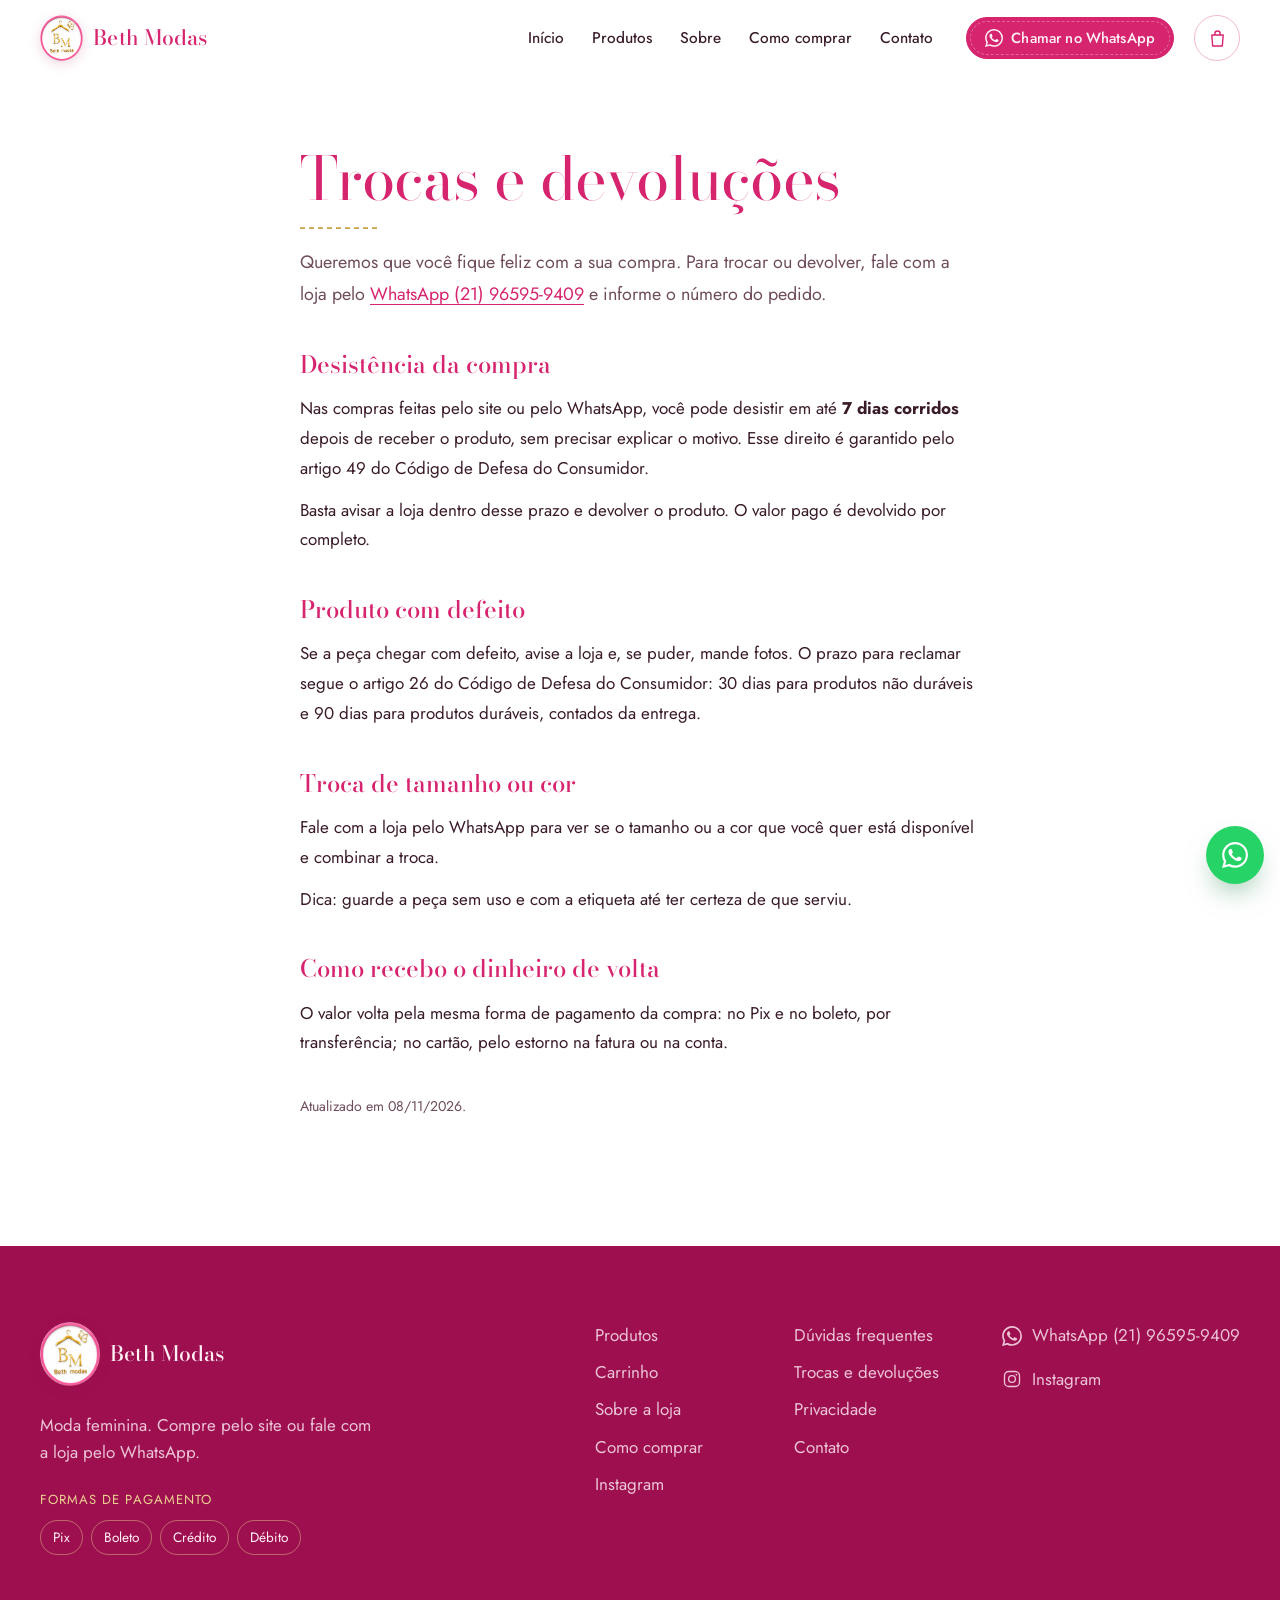
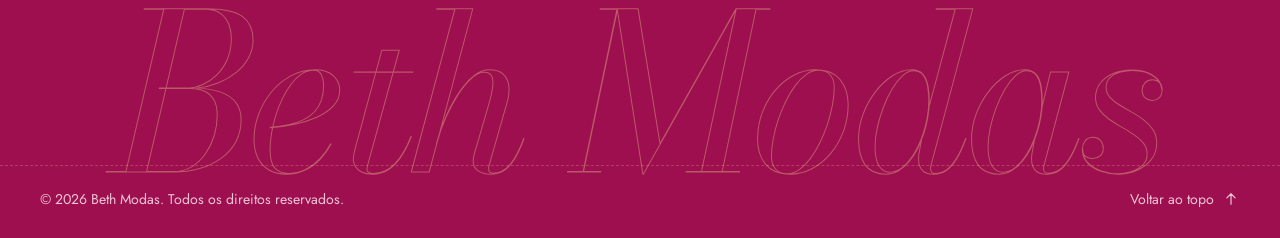
<file: trocas.html>
<!DOCTYPE html>
<html lang="pt-BR">
<head>
<meta charset="utf-8">
<meta name="viewport" content="width=device-width, initial-scale=1, viewport-fit=cover">
<title>Trocas e devoluções | Beth Modas</title>
<meta name="description" content="Como trocar ou devolver uma compra feita na Beth Modas.">
<meta name="theme-color" content="#d6246e">
<link rel="canonical" href="https://bethmodas.com/trocas.html">
<meta property="og:type" content="website">
<meta property="og:locale" content="pt_BR">
<meta property="og:site_name" content="Beth Modas">
<meta property="og:title" content="Trocas e devoluções | Beth Modas">
<meta property="og:description" content="Como trocar ou devolver uma compra feita na Beth Modas.">
<meta property="og:image" content="https://bethmodas.com/assets/img/compartilhar.jpg">
<meta property="og:image:width" content="1200">
<meta property="og:image:height" content="630">
<meta name="twitter:card" content="summary_large_image">
<link rel="icon" href="assets/img/favicon.png" type="image/png">
<link rel="apple-touch-icon" href="assets/img/apple-touch-icon.png">
<link rel="manifest" href="manifest.webmanifest">
<meta name="apple-mobile-web-app-title" content="Beth Modas">
<link rel="preload" href="assets/fonts/bodoni-moda.woff2" as="font" type="font/woff2" crossorigin>
<link rel="preload" href="assets/fonts/jost.woff2" as="font" type="font/woff2" crossorigin>
<link rel="stylesheet" href="assets/css/estilo.css?v=1794067950">
<script>
  (function (d) {
    d.classList.add('js');
    var semCortina = false;
    try { semCortina = !!sessionStorage.getItem('beth-cortina'); } catch (e) {}
    if (semCortina || (window.matchMedia && matchMedia('(prefers-reduced-motion: reduce)').matches)) {
      d.classList.add('sem-cortina');
    }
  })(document.documentElement);
</script>
</head>
<body>
<a class="pular" href="#conteudo">Pular para o conteúdo</a>

<div class="fita" aria-hidden="true"><span class="fita__progresso"></span></div>

<header class="cabecalho">
  <div class="container cabecalho__barra">
    <a class="marca" href="index.html" aria-label="Beth Modas, início"><img class="marca__imagem" src="assets/img/logo.png" alt="" width="339" height="360"><span class="marca__nome">Beth Modas</span></a>

    <nav class="menu" aria-label="Seções do site">
      <ul class="menu__lista">
                <li><a class="menu__link" href="index.html">Início</a></li>
                <li><a class="menu__link" href="produtos.html">Produtos</a></li>
                <li><a class="menu__link" href="index.html#sobre">Sobre</a></li>
                <li><a class="menu__link" href="index.html#como-comprar">Como comprar</a></li>
                <li><a class="menu__link" href="index.html#contato">Contato</a></li>
              </ul>
    </nav>

    <a class="botao botao--pequeno cabecalho__whats" href="https://wa.me/5521965959409?text=Ol%C3%A1%2C%20Beth%20Modas%21%20Vim%20pelo%20site%20e%20queria%20tirar%20uma%20d%C3%BAvida." target="_blank" rel="noopener">
      <svg class="icone" viewBox="0 0 24 24" width="24" height="24" aria-hidden="true" focusable="false"><path fill="currentColor" d="M17.47 14.38c-.3-.15-1.76-.87-2.03-.97-.27-.1-.47-.15-.67.15-.2.3-.77.97-.94 1.16-.17.2-.35.22-.64.08-.3-.15-1.26-.47-2.39-1.48-.88-.79-1.48-1.76-1.65-2.06-.17-.3-.02-.46.13-.6.13-.14.3-.35.45-.52.15-.17.2-.3.3-.5.1-.2.05-.37-.03-.52-.07-.15-.67-1.61-.92-2.21-.24-.58-.49-.5-.67-.51h-.57c-.2 0-.52.07-.79.37-.27.3-1.04 1.02-1.04 2.48s1.07 2.88 1.21 3.07c.15.2 2.1 3.2 5.08 4.49.71.31 1.26.49 1.7.63.71.23 1.36.2 1.87.12.57-.09 1.76-.72 2-1.41.25-.7.25-1.29.18-1.41-.08-.13-.28-.2-.57-.35m-5.42 7.4h-.01a9.87 9.87 0 0 1-5.03-1.38l-.36-.21-3.74.98 1-3.65-.24-.37a9.86 9.86 0 0 1-1.51-5.26c0-5.45 4.44-9.88 9.89-9.88 2.64 0 5.12 1.03 6.99 2.9a9.83 9.83 0 0 1 2.89 6.99c0 5.45-4.44 9.88-9.88 9.88m8.41-18.3A11.82 11.82 0 0 0 12.05 0C5.5 0 .16 5.34.16 11.89c0 2.1.55 4.14 1.59 5.95L.06 24l6.3-1.65a11.88 11.88 0 0 0 5.68 1.45h.01c6.55 0 11.89-5.34 11.89-11.89a11.82 11.82 0 0 0-3.48-8.41"/></svg><span>Chamar no WhatsApp</span>
    </a>

    <a class="cabecalho__carrinho" href="carrinho.html" aria-label="Carrinho" data-carrinho-link>
      <svg class="icone" viewBox="0 0 24 24" width="24" height="24" aria-hidden="true" focusable="false"><path fill="none" stroke="currentColor" stroke-width="1.6" stroke-linecap="round" stroke-linejoin="round" d="M5.5 8h13l-1 12.5h-11L5.5 8ZM9 8V6.5a3 3 0 0 1 6 0V8"/></svg>
      <span class="carrinho-qtd" data-carrinho-qtd hidden>0</span>
    </a>

    <button class="menu-botao" type="button" aria-expanded="false" aria-controls="menu-movel">
      <span class="sr" data-menu-rotulo>Abrir menu</span>
      <span class="menu-botao__linha"></span><span class="menu-botao__linha"></span>
    </button>
  </div>
</header>

<div class="menu-movel" id="menu-movel" hidden>
  <nav class="menu-movel__nav" aria-label="Menu">
    <ul>
      <li style="--i:0"><a class="menu-movel__link" href="index.html">Início</a></li>
      <li style="--i:1"><a class="menu-movel__link" href="produtos.html">Produtos</a></li>
      <li style="--i:2"><a class="menu-movel__link" href="index.html#sobre">Sobre</a></li>
      <li style="--i:3"><a class="menu-movel__link" href="index.html#como-comprar">Como comprar</a></li>
      <li style="--i:4"><a class="menu-movel__link" href="index.html#contato">Contato</a></li>
      <li style="--i:5"><a class="menu-movel__link" href="carrinho.html">Carrinho</a></li>
    </ul>
  </nav>
  <div class="menu-movel__rodape">
    <a class="botao botao--claro" href="https://wa.me/5521965959409?text=Ol%C3%A1%2C%20Beth%20Modas%21%20Vim%20pelo%20site%20e%20queria%20tirar%20uma%20d%C3%BAvida." target="_blank" rel="noopener"><svg class="icone" viewBox="0 0 24 24" width="24" height="24" aria-hidden="true" focusable="false"><path fill="currentColor" d="M17.47 14.38c-.3-.15-1.76-.87-2.03-.97-.27-.1-.47-.15-.67.15-.2.3-.77.97-.94 1.16-.17.2-.35.22-.64.08-.3-.15-1.26-.47-2.39-1.48-.88-.79-1.48-1.76-1.65-2.06-.17-.3-.02-.46.13-.6.13-.14.3-.35.45-.52.15-.17.2-.3.3-.5.1-.2.05-.37-.03-.52-.07-.15-.67-1.61-.92-2.21-.24-.58-.49-.5-.67-.51h-.57c-.2 0-.52.07-.79.37-.27.3-1.04 1.02-1.04 2.48s1.07 2.88 1.21 3.07c.15.2 2.1 3.2 5.08 4.49.71.31 1.26.49 1.7.63.71.23 1.36.2 1.87.12.57-.09 1.76-.72 2-1.41.25-.7.25-1.29.18-1.41-.08-.13-.28-.2-.57-.35m-5.42 7.4h-.01a9.87 9.87 0 0 1-5.03-1.38l-.36-.21-3.74.98 1-3.65-.24-.37a9.86 9.86 0 0 1-1.51-5.26c0-5.45 4.44-9.88 9.89-9.88 2.64 0 5.12 1.03 6.99 2.9a9.83 9.83 0 0 1 2.89 6.99c0 5.45-4.44 9.88-9.88 9.88m8.41-18.3A11.82 11.82 0 0 0 12.05 0C5.5 0 .16 5.34.16 11.89c0 2.1.55 4.14 1.59 5.95L.06 24l6.3-1.65a11.88 11.88 0 0 0 5.68 1.45h.01c6.55 0 11.89-5.34 11.89-11.89a11.82 11.82 0 0 0-3.48-8.41"/></svg>Chamar no WhatsApp</a>
    <a class="menu-movel__insta" href="https://www.instagram.com/beethmodas/" target="_blank" rel="noopener"><svg class="icone" viewBox="0 0 24 24" width="24" height="24" aria-hidden="true" focusable="false"><g fill="none" stroke="currentColor" stroke-width="1.6" stroke-linecap="round" stroke-linejoin="round"><rect x="3" y="3" width="18" height="18" rx="5.2"/><circle cx="12" cy="12" r="4.1"/></g><circle cx="17.3" cy="6.7" r="1.1" fill="currentColor"/></svg>@beethmodas</a>
  </div>
</div>
<main id="conteudo">
<section class="documento secao secao--branca secao--pagina" aria-labelledby="doc-titulo">
  <div class="container documento__texto">
    <h1 class="secao__titulo" id="doc-titulo">Trocas e devoluções</h1>
    <p class="documento__intro">Queremos que você fique feliz com a sua compra. Para trocar ou devolver, fale com a loja pelo <a href="https://wa.me/5521965959409" target="_blank" rel="noopener">WhatsApp (21) 96595-9409</a> e informe o número do pedido.</p>
    <h2>Desistência da compra</h2>
    <p>Nas compras feitas pelo site ou pelo WhatsApp, você pode desistir em até <strong>7 dias corridos</strong> depois de receber o produto, sem precisar explicar o motivo. Esse direito é garantido pelo artigo 49 do Código de Defesa do Consumidor.</p>
    <p>Basta avisar a loja dentro desse prazo e devolver o produto. O valor pago é devolvido por completo.</p>

    <h2>Produto com defeito</h2>
    <p>Se a peça chegar com defeito, avise a loja e, se puder, mande fotos. O prazo para reclamar segue o artigo 26 do Código de Defesa do Consumidor: 30 dias para produtos não duráveis e 90 dias para produtos duráveis, contados da entrega.</p>

    <h2>Troca de tamanho ou cor</h2>
    <p>Fale com a loja pelo WhatsApp para ver se o tamanho ou a cor que você quer está disponível e combinar a troca.</p>
    <p>Dica: guarde a peça sem uso e com a etiqueta até ter certeza de que serviu.</p>

    <h2>Como recebo o dinheiro de volta</h2>
    <p>O valor volta pela mesma forma de pagamento da compra: no Pix e no boleto, por transferência; no cartão, pelo estorno na fatura ou na conta.</p>

    <p class="documento__data">Atualizado em 08/11/2026.</p>
  </div>
</section>
</main>
<footer class="rodape">
  <div class="container rodape__topo">
    <div class="rodape__marca">
      <a class="marca" href="index.html" aria-label="Beth Modas, voltar ao início"><img class="marca__imagem" src="assets/img/logo.png" alt="" width="339" height="360"><span class="marca__nome">Beth Modas</span></a>
      <p class="rodape__texto">Moda feminina. Compre pelo site ou fale com a loja pelo WhatsApp.</p>
      <p class="rodape__rotulo">Formas de pagamento</p>
      <ul class="rodape__pagamentos" aria-label="Formas de pagamento">
        <li>Pix</li><li>Boleto</li><li>Crédito</li><li>Débito</li>
      </ul>
    </div>

    <nav class="rodape__nav" aria-label="Rodapé">
      <ul>
        <li><a href="produtos.html">Produtos</a></li>
        <li><a href="carrinho.html">Carrinho</a></li>
        <li><a href="index.html#sobre">Sobre a loja</a></li>
        <li><a href="index.html#como-comprar">Como comprar</a></li>
        <li><a href="index.html#instagram">Instagram</a></li>
        <li><a href="index.html#duvidas">Dúvidas frequentes</a></li>
        <li><a href="trocas.html">Trocas e devoluções</a></li>
        <li><a href="privacidade.html">Privacidade</a></li>
        <li><a href="index.html#contato">Contato</a></li>
      </ul>
    </nav>

    <ul class="rodape__redes">
      <li><a href="https://wa.me/5521965959409?text=Ol%C3%A1%2C%20Beth%20Modas%21%20Vim%20pelo%20site%20e%20queria%20tirar%20uma%20d%C3%BAvida." target="_blank" rel="noopener"><svg class="icone" viewBox="0 0 24 24" width="24" height="24" aria-hidden="true" focusable="false"><path fill="currentColor" d="M17.47 14.38c-.3-.15-1.76-.87-2.03-.97-.27-.1-.47-.15-.67.15-.2.3-.77.97-.94 1.16-.17.2-.35.22-.64.08-.3-.15-1.26-.47-2.39-1.48-.88-.79-1.48-1.76-1.65-2.06-.17-.3-.02-.46.13-.6.13-.14.3-.35.45-.52.15-.17.2-.3.3-.5.1-.2.05-.37-.03-.52-.07-.15-.67-1.61-.92-2.21-.24-.58-.49-.5-.67-.51h-.57c-.2 0-.52.07-.79.37-.27.3-1.04 1.02-1.04 2.48s1.07 2.88 1.21 3.07c.15.2 2.1 3.2 5.08 4.49.71.31 1.26.49 1.7.63.71.23 1.36.2 1.87.12.57-.09 1.76-.72 2-1.41.25-.7.25-1.29.18-1.41-.08-.13-.28-.2-.57-.35m-5.42 7.4h-.01a9.87 9.87 0 0 1-5.03-1.38l-.36-.21-3.74.98 1-3.65-.24-.37a9.86 9.86 0 0 1-1.51-5.26c0-5.45 4.44-9.88 9.89-9.88 2.64 0 5.12 1.03 6.99 2.9a9.83 9.83 0 0 1 2.89 6.99c0 5.45-4.44 9.88-9.88 9.88m8.41-18.3A11.82 11.82 0 0 0 12.05 0C5.5 0 .16 5.34.16 11.89c0 2.1.55 4.14 1.59 5.95L.06 24l6.3-1.65a11.88 11.88 0 0 0 5.68 1.45h.01c6.55 0 11.89-5.34 11.89-11.89a11.82 11.82 0 0 0-3.48-8.41"/></svg>WhatsApp (21) 96595-9409</a></li>
      <li><a href="https://www.instagram.com/beethmodas/" target="_blank" rel="noopener"><svg class="icone" viewBox="0 0 24 24" width="24" height="24" aria-hidden="true" focusable="false"><g fill="none" stroke="currentColor" stroke-width="1.6" stroke-linecap="round" stroke-linejoin="round"><rect x="3" y="3" width="18" height="18" rx="5.2"/><circle cx="12" cy="12" r="4.1"/></g><circle cx="17.3" cy="6.7" r="1.1" fill="currentColor"/></svg>Instagram</a></li>
    </ul>
  </div>

  <p class="rodape__assinatura" aria-hidden="true">Beth Modas</p>

  <div class="container rodape__base">
    <p>© 2026 Beth Modas. Todos os direitos reservados.</p>
        <a class="rodape__subir" href="#conteudo">Voltar ao topo<svg class="icone" viewBox="0 0 24 24" width="24" height="24" aria-hidden="true" focusable="false"><path fill="none" stroke="currentColor" stroke-width="1.6" stroke-linecap="round" stroke-linejoin="round" d="M12 19V5M6.5 10.5 12 5l5.5 5.5"/></svg></a>
  </div>
</footer>

<a class="whats-flutuante" href="https://wa.me/5521965959409?text=Ol%C3%A1%2C%20Beth%20Modas%21%20Vim%20pelo%20site%20e%20queria%20tirar%20uma%20d%C3%BAvida." target="_blank" rel="noopener">
  <svg class="icone" viewBox="0 0 24 24" width="24" height="24" aria-hidden="true" focusable="false"><path fill="currentColor" d="M17.47 14.38c-.3-.15-1.76-.87-2.03-.97-.27-.1-.47-.15-.67.15-.2.3-.77.97-.94 1.16-.17.2-.35.22-.64.08-.3-.15-1.26-.47-2.39-1.48-.88-.79-1.48-1.76-1.65-2.06-.17-.3-.02-.46.13-.6.13-.14.3-.35.45-.52.15-.17.2-.3.3-.5.1-.2.05-.37-.03-.52-.07-.15-.67-1.61-.92-2.21-.24-.58-.49-.5-.67-.51h-.57c-.2 0-.52.07-.79.37-.27.3-1.04 1.02-1.04 2.48s1.07 2.88 1.21 3.07c.15.2 2.1 3.2 5.08 4.49.71.31 1.26.49 1.7.63.71.23 1.36.2 1.87.12.57-.09 1.76-.72 2-1.41.25-.7.25-1.29.18-1.41-.08-.13-.28-.2-.57-.35m-5.42 7.4h-.01a9.87 9.87 0 0 1-5.03-1.38l-.36-.21-3.74.98 1-3.65-.24-.37a9.86 9.86 0 0 1-1.51-5.26c0-5.45 4.44-9.88 9.89-9.88 2.64 0 5.12 1.03 6.99 2.9a9.83 9.83 0 0 1 2.89 6.99c0 5.45-4.44 9.88-9.88 9.88m8.41-18.3A11.82 11.82 0 0 0 12.05 0C5.5 0 .16 5.34.16 11.89c0 2.1.55 4.14 1.59 5.95L.06 24l6.3-1.65a11.88 11.88 0 0 0 5.68 1.45h.01c6.55 0 11.89-5.34 11.89-11.89a11.82 11.82 0 0 0-3.48-8.41"/></svg><span class="whats-flutuante__texto">Fale com a gente</span>
</a>
<script src="assets/js/site.js?v=1794067950" defer></script>
<script src="assets/js/loja.js?v=1794067950" defer></script>
</body>
</html>
</file>
<file: assets/css/estilo.css>
/* ==========================================================================
   BETH MODAS — Estilo do site
   Paleta: pink e branco da marca, com detalhes em dourado.
   Para trocar as cores da loja, edite as variáveis em :root.
   ========================================================================== */

/* ---------- Fontes (arquivos locais, sem depender do Google) ---------- */
@font-face {
  font-family: 'Bodoni Moda';
  src: url('../fonts/bodoni-moda.woff2') format('woff2');
  font-weight: 400 900;
  font-style: normal;
  font-display: swap;
}
@font-face {
  font-family: 'Bodoni Moda';
  src: url('../fonts/bodoni-moda-italico.woff2') format('woff2');
  font-weight: 400 900;
  font-style: italic;
  font-display: swap;
}
@font-face {
  font-family: 'Jost';
  src: url('../fonts/jost.woff2') format('woff2');
  font-weight: 100 900;
  font-style: normal;
  font-display: swap;
}

/* ---------- Variáveis ---------- */
:root {
  --papel: #fff7fa;
  --papel-2: #fde6ef;
  --branco: #ffffff;
  --pink: #d6246e;
  --pink-2: #ec4a8c;
  --pink-escuro: #9e0f4f;
  --texto: #3a1b2a;
  --texto-suave: #6f4d5c;
  --ouro: #c9a043;
  --ouro-claro: #ecd08f;
  --ouro-escuro: #9b7421;
  --creme: #fff1f6;
  --linha: rgba(214, 36, 110, .14);
  --linha-forte: rgba(214, 36, 110, .32);
  --whats: #25d366;

  --fonte-titulo: 'Bodoni Moda', 'Bodoni 72', Didot, 'Times New Roman', serif;
  --fonte-texto: 'Jost', Futura, 'Century Gothic', 'Segoe UI', system-ui, sans-serif;

  --t-base: 1.0625rem;
  --t-h2: clamp(2.2rem, 1.45rem + 3vw, 3.75rem);

  --largura: 1240px;
  --gutter: clamp(16px, 4vw, 40px);
  --altura-cabecalho: 66px;

  --ease: cubic-bezier(.22, .9, .24, 1);
  --ease-cortina: cubic-bezier(.76, 0, .2, 1);
  --mola: linear(0, .26 4.5%, .77 11%, 1.1 17.5%, 1.21 22%, 1.19 26%, 1.06 32.5%, .95 39%, .92 43%, .94 47.5%, 1.01 56%, 1.04 61%, 1.03 66%, .99 76%, .985 82%, 1 92%, 1);

  /* veludo do provador: pregas verticais + luz de cima */
  --veludo: repeating-linear-gradient(90deg, #a10f51 0, #c21a64 9px, #dd3a80 17px, #ec5593 22px, #dd3a80 27px, #c21a64 35px, #a10f51 44px);
  --veludo-luz: linear-gradient(180deg, rgba(255, 235, 244, .16), rgba(0, 0, 0, 0) 30%, rgba(80, 0, 35, .3));
}

@media (min-width: 1024px) {
  :root { --altura-cabecalho: 76px; }
}

/* ---------- Base ---------- */
*, *::before, *::after { box-sizing: border-box; }

html {
  -webkit-text-size-adjust: 100%;
  text-size-adjust: 100%;
  scroll-behavior: smooth;
  scroll-padding-top: calc(var(--altura-cabecalho) + 8px);
}

body {
  margin: 0;
  font-family: var(--fonte-texto);
  font-size: var(--t-base);
  line-height: 1.6;
  color: var(--texto);
  background: var(--papel);
  -webkit-font-smoothing: antialiased;
  -moz-osx-font-smoothing: grayscale;
  overflow-x: hidden;
}
@supports (overflow: clip) {
  body { overflow-x: clip; }
}

img, svg { display: block; max-width: 100%; }
img { height: auto; }
button { font: inherit; color: inherit; }
a { color: var(--pink); text-underline-offset: .2em; }
h1, h2, h3 { font-weight: 400; }
p { margin: 0 0 1em; }

:focus-visible {
  outline: 2px solid var(--ouro-escuro);
  outline-offset: 3px;
}

.container {
  width: 100%;
  max-width: calc(var(--largura) + var(--gutter) * 2);
  margin-inline: auto;
  padding-inline: var(--gutter);
}

.sr {
  position: absolute !important;
  width: 1px;
  height: 1px;
  padding: 0;
  margin: -1px;
  overflow: hidden;
  clip: rect(0, 0, 0, 0);
  white-space: nowrap;
  border: 0;
}

.pular {
  position: fixed;
  top: 10px;
  left: 10px;
  z-index: 300;
  padding: 10px 18px;
  border-radius: 999px;
  background: var(--pink);
  color: var(--creme);
  text-decoration: none;
  transform: translateY(-160%);
  transition: transform .3s var(--ease);
}
.pular:focus { transform: none; }

.icone { width: 22px; height: 22px; flex: none; }

/* ---------- Botões (com costura interna, como etiqueta bordada) ---------- */
.botao {
  --fundo: var(--pink);
  --cor: var(--creme);
  --borda: var(--pink);
  position: relative;
  display: inline-flex;
  align-items: center;
  justify-content: center;
  gap: 10px;
  min-height: 52px;
  padding: 0 28px;
  border: 1px solid var(--borda);
  border-radius: 999px;
  background: var(--fundo);
  color: var(--cor);
  font-family: var(--fonte-texto);
  font-size: 1rem;
  font-weight: 500;
  line-height: 1;
  letter-spacing: .01em;
  text-decoration: none;
  white-space: nowrap;
  cursor: pointer;
  transition: background-color .35s, color .35s, border-color .35s, transform .45s var(--ease), box-shadow .45s var(--ease);
}
.botao::before {
  content: "";
  position: absolute;
  inset: 4px;
  border: 1px dashed currentColor;
  border-radius: inherit;
  opacity: .32;
  pointer-events: none;
  transition: opacity .35s, inset .45s var(--ease);
}
.botao:hover {
  --fundo: var(--pink-2);
  --borda: var(--pink-2);
  transform: translateY(-2px);
  box-shadow: 0 14px 26px -16px rgba(158, 15, 79, .7);
}
.botao:hover::before { opacity: .7; inset: 5px; }
.botao:active { transform: translateY(0); }
.botao .icone { width: 20px; height: 20px; }

.botao--contorno {
  --fundo: transparent;
  --cor: var(--pink);
  --borda: var(--linha-forte);
}
.botao--contorno:hover { --fundo: var(--pink); --cor: var(--creme); --borda: var(--pink); }

.botao--claro {
  --fundo: var(--creme);
  --cor: var(--pink);
  --borda: var(--creme);
}
.botao--claro:hover { --fundo: #fff; --cor: var(--pink); --borda: #fff; }

.botao--grande { min-height: 58px; padding: 0 34px; font-size: 1.06rem; }
.botao--pequeno { min-height: 42px; padding: 0 18px; font-size: .92rem; gap: 8px; }
.botao--pequeno::before { inset: 3px; }
.botao--pequeno .icone { width: 18px; height: 18px; }

/* ==========================================================================
   Fita métrica (progresso da rolagem)
   ========================================================================== */
.fita {
  --p: 0;
  position: fixed;
  top: 0;
  left: 0;
  right: 0;
  z-index: 70;
  height: 5px;
  pointer-events: none;
}
.fita__progresso {
  display: block;
  height: 100%;
  clip-path: inset(0 calc(100% - var(--p) * 100%) 0 0);
  background:
    repeating-linear-gradient(90deg, rgba(158, 15, 79, .55) 0 1px, transparent 1px 7px) bottom / 100% 50% no-repeat,
    repeating-linear-gradient(90deg, rgba(158, 15, 79, .75) 0 1px, transparent 1px 35px) bottom / 100% 100% no-repeat,
    linear-gradient(180deg, #f3dc9e, #d4ac4f);
  box-shadow: 0 1px 3px rgba(158, 15, 79, .25);
}

/* ==========================================================================
   Abertura: cortina de provador
   ========================================================================== */
.cortina {
  display: none;
  position: fixed;
  inset: 0;
  z-index: 200;
  overflow: hidden;
}
.js .cortina {
  display: block;
  animation: cortina-seguranca .6s 7s forwards;
}
.sem-cortina .cortina,
.cortina-aberta .cortina { display: none; }

.cortina__painel {
  position: absolute;
  top: 0;
  bottom: 0;
  width: 50.5%;
  background: var(--veludo-luz), var(--veludo);
  transition: transform 1.35s var(--ease-cortina);
  will-change: transform;
}
.cortina__painel--esq { left: 0; transform-origin: 0 50%; }
.cortina__painel--dir { right: 0; transform-origin: 100% 50%; }
.cortina__painel::after {
  content: "";
  position: absolute;
  top: 0;
  bottom: 0;
  width: 9px;
  background: linear-gradient(90deg, #8d6a1f, #ecd08f 45%, #c9a043 70%, #6e5014);
  box-shadow: 0 0 18px rgba(0, 0, 0, .45);
}
.cortina__painel--esq::after { right: 0; }
.cortina__painel--dir::after { left: 0; }

.cortina__sanefa {
  position: absolute;
  top: 0;
  left: 0;
  right: 0;
  height: 92px;
  background: var(--veludo-luz), linear-gradient(90deg, #8e0d47, #b8175f 50%, #8e0d47);
  border-top: 5px solid #6e0a37;
  -webkit-mask: linear-gradient(#000 0 0) top / 100% calc(100% - 22px) no-repeat,
                radial-gradient(circle 22px at 50% 0, #000 96%, transparent) bottom / 44px 22px repeat-x;
  mask: linear-gradient(#000 0 0) top / 100% calc(100% - 22px) no-repeat,
        radial-gradient(circle 22px at 50% 0, #000 96%, transparent) bottom / 44px 22px repeat-x;
  filter: drop-shadow(0 6px 10px rgba(0, 0, 0, .35));
  transition: transform .9s var(--ease-cortina) .35s;
}

.cortina__marca {
  position: absolute;
  inset: 0;
  display: grid;
  place-content: center;
  justify-items: center;
  gap: 18px;
  color: var(--ouro-claro);
  transition: opacity .45s, transform .6s var(--ease);
}
.cortina__logo {
  width: clamp(150px, 38vw, 220px);
  height: auto;
  opacity: 0;
  transform: scale(.9);
  filter: drop-shadow(0 18px 30px rgba(0, 0, 0, .4));
  animation: surgir .8s .15s var(--ease) forwards;
}

.cortina-abrindo .cortina__painel { transform: scaleX(.07); }
.cortina-abrindo .cortina__sanefa { transform: translateY(-110%); }
.cortina-abrindo .cortina__marca { opacity: 0; transform: translateY(-14px); }
.cortina-abrindo .cortina { opacity: 0; transition: opacity .5s 1.05s; pointer-events: none; }

@keyframes surgir { to { opacity: 1; transform: none; } }
@keyframes cortina-seguranca { to { opacity: 0; visibility: hidden; pointer-events: none; } }

/* ==========================================================================
   Cabeçalho
   ========================================================================== */
.cabecalho {
  position: fixed;
  top: 0;
  left: 0;
  right: 0;
  z-index: 60;
  height: var(--altura-cabecalho);
  transition: background-color .4s, box-shadow .4s, transform .55s var(--ease);
}
.cabecalho.is-rolado {
  background: rgba(255, 247, 250, .9);
  -webkit-backdrop-filter: blur(14px) saturate(1.2);
  backdrop-filter: blur(14px) saturate(1.2);
  box-shadow: 0 1px 0 var(--linha);
}
.cabecalho.is-escondido { transform: translateY(-105%); }

.cabecalho__barra {
  height: 100%;
  display: flex;
  align-items: center;
  gap: 20px;
}

.marca {
  display: inline-flex;
  align-items: center;
  gap: 10px;
  color: var(--pink);
  text-decoration: none;
  border-radius: 6px;
}
.marca__nome {
  font-family: var(--fonte-titulo);
  font-weight: 500;
  font-size: 1.32rem;
  line-height: 1;
  letter-spacing: .005em;
  white-space: nowrap;
}
.marca__imagem { height: 46px; width: auto; filter: drop-shadow(0 3px 6px rgba(158, 15, 79, .16)); }

.menu { display: none; margin-left: auto; }
.menu__lista { display: flex; gap: 2px; margin: 0; padding: 0; list-style: none; }
.menu__link {
  position: relative;
  display: block;
  padding: 10px 13px;
  color: var(--texto);
  font-size: .97rem;
  font-weight: 450;
  text-decoration: none;
  border-radius: 6px;
  transition: color .3s;
}
.menu__link::after {
  content: "";
  position: absolute;
  left: 13px;
  right: 13px;
  bottom: 5px;
  height: 1px;
  background: linear-gradient(90deg, var(--ouro) 55%, transparent 0) 0 0 / 7px 1px repeat-x;
  clip-path: inset(0 100% 0 0);
  transition: clip-path .5s var(--ease);
}
.menu__link:hover,
.menu__link.is-atual { color: var(--pink); }
.menu__link:hover::after,
.menu__link.is-atual::after { clip-path: inset(0 0 0 0); }

.cabecalho__whats { display: none; }

.menu-botao {
  position: relative;
  margin-left: auto;
  width: 46px;
  height: 46px;
  border: 1px solid var(--linha-forte);
  border-radius: 50%;
  background: transparent;
  color: var(--pink);
  cursor: pointer;
  transition: border-color .3s, color .3s;
}
.menu-botao__linha {
  position: absolute;
  left: 13px;
  right: 13px;
  height: 1.5px;
  border-radius: 2px;
  background: currentColor;
  transition: transform .45s var(--ease), top .45s var(--ease), right .45s var(--ease);
}
.menu-botao__linha:nth-child(2) { top: 18px; }
.menu-botao__linha:nth-child(3) { top: 26px; right: 19px; }

@media (min-width: 1024px) {
  .menu { display: block; }
  .cabecalho__whats { display: inline-flex; }
  .menu-botao { display: none; }
  /* no computador o menu fica sempre visível ao rolar */
  .cabecalho.is-escondido { transform: none; }
}

/* ---------- Menu do celular: cortina de veludo que desce ---------- */
.menu-movel {
  position: fixed;
  inset: 0;
  z-index: 55;
  display: flex;
  flex-direction: column;
  justify-content: space-between;
  gap: 32px;
  padding: calc(var(--altura-cabecalho) + 28px) var(--gutter) max(28px, env(safe-area-inset-bottom));
  background: var(--veludo-luz), var(--veludo);
  color: var(--creme);
  overflow-y: auto;
  clip-path: inset(0 0 100% 0);
  transition: clip-path .7s var(--ease-cortina);
}
.menu-movel[hidden] { display: none; }
.menu-aberto .menu-movel { clip-path: inset(0 0 0 0); }
.menu-movel ul { margin: 0; padding: 0; list-style: none; }
.menu-movel__link {
  display: block;
  padding: 7px 0;
  color: inherit;
  font-family: var(--fonte-titulo);
  font-size: clamp(2rem, 9vw, 2.8rem);
  line-height: 1.12;
  text-decoration: none;
  opacity: 0;
  transform: translateY(26px);
  transition: opacity .5s, transform .6s var(--ease), color .3s;
}
.menu-aberto .menu-movel__link {
  opacity: 1;
  transform: none;
  transition-delay: calc(.18s + var(--i) * 55ms);
}
.menu-movel__link:hover { color: var(--ouro-claro); }
.menu-movel__rodape { display: grid; gap: 18px; justify-items: start; }
.menu-movel__insta {
  display: inline-flex;
  align-items: center;
  gap: 10px;
  color: inherit;
  text-decoration: none;
}

.menu-aberto { overflow: hidden; }
.menu-aberto .cabecalho { background: transparent; box-shadow: none; -webkit-backdrop-filter: none; backdrop-filter: none; transform: none; }
.menu-aberto .marca,
.menu-aberto .menu-botao { color: var(--creme); }
.menu-aberto .menu-botao { border-color: rgba(255, 241, 247, .4); }
.menu-aberto .menu-botao__linha:nth-child(2) { top: 22px; transform: rotate(45deg); }
.menu-aberto .menu-botao__linha:nth-child(3) { top: 22px; right: 13px; transform: rotate(-45deg); }

/* ==========================================================================
   Início: letreiro + vitrine em arco com o carrossel
   ========================================================================== */
.inicio {
  position: relative;
  padding: calc(var(--altura-cabecalho) + 14px) 0 64px;
  background:
    radial-gradient(70% 45% at 50% 30%, #fbd9e7 0%, rgba(251, 217, 231, 0) 70%),
    var(--papel);
}
.inicio__grade { display: grid; gap: 34px; }
.inicio .carrossel { order: -1; }

.letreiro {
  margin: 0;
  font-family: var(--fonte-titulo);
  font-weight: 500;
  font-size: clamp(3.5rem, 19vw, 8.6rem);
  line-height: .9;
  letter-spacing: -.012em;
  font-kerning: none;
  color: var(--pink);
}
.letreiro__linhas { display: block; }
.letreiro__palavra {
  position: relative;
  display: block;
  width: max-content;
  overflow: hidden;
  padding: .06em .04em .05em 0;
}
.letreiro__palavra + .letreiro__palavra { margin-left: .62em; }
.letreiro__letra { display: inline-block; }

/* brilho dourado passando pelo letreiro, como luz no vidro da vitrine */
.letreiro__palavra::after {
  content: attr(data-texto);
  position: absolute;
  top: .06em;
  left: 0;
  color: transparent;
  background: linear-gradient(100deg, transparent 40%, rgba(255, 238, 205, .95) 48%, #d4ac4f 51%, transparent 59%) no-repeat;
  background-size: 260% 100%;
  background-position: 135% 0;
  -webkit-background-clip: text;
  background-clip: text;
  pointer-events: none;
}
.intro-ok .letreiro__palavra::after { animation: brilho-letreiro 2.2s 1.15s ease-in-out both; }
.intro-ok .letreiro__palavra + .letreiro__palavra::after { animation-delay: 1.35s; }
.letreiro:hover .letreiro__palavra::after { animation: brilho-letreiro 1.6s ease-in-out both; }
.js:not(.intro-ok) .letreiro__letra,
.js:not(.intro-ok) .inicio__chamada,
.js:not(.intro-ok) .inicio__acoes,
.js:not(.intro-ok) .whats-flutuante { animation: mostrar-seguranca .01s 6s forwards; }
@keyframes mostrar-seguranca { to { opacity: 1; transform: none; } }
@keyframes brilho-letreiro {
  from { background-position: 135% 0; }
  to { background-position: -35% 0; }
}

.js .letreiro__letra { transform: translateY(112%); }
.intro-ok .letreiro__letra {
  transform: none;
  transition: transform 1.05s var(--ease) calc(var(--i) * 52ms);
}

.inicio__chamada {
  max-width: 36ch;
  margin: 22px 0 30px;
  font-size: clamp(1.06rem, 1rem + .35vw, 1.24rem);
  line-height: 1.55;
  color: var(--texto-suave);
}
.inicio__acoes { display: flex; flex-wrap: wrap; gap: 12px; }

.js .inicio__chamada,
.js .inicio__acoes { opacity: 0; transform: translateY(16px); }
.intro-ok .inicio__chamada,
.intro-ok .inicio__acoes {
  opacity: 1;
  transform: none;
  transition: opacity .9s .5s, transform 1s .5s var(--ease);
}
.intro-ok .inicio__acoes { transition-delay: .62s; }

/* ---------- Carrossel ---------- */
.carrossel { position: relative; outline: none; }
.carrossel__moldura {
  position: relative;
  width: min(100%, calc((100svh - var(--altura-cabecalho) - 190px) * .8));
  min-width: min(100%, 260px);
  margin-inline: auto;
}
.carrossel__moldura::before {
  content: "";
  position: absolute;
  inset: -9px;
  border: 1px solid var(--ouro);
  border-radius: 50% 50% 8px 8px / 40% 40% 8px 8px;
  pointer-events: none;
}
.carrossel__janela {
  position: relative;
  aspect-ratio: 4 / 5;
  overflow: hidden;
  border-radius: 50% 50% 6px 6px / 40% 40% 6px 6px;
  background: var(--papel-2);
  box-shadow: 0 34px 60px -34px rgba(158, 15, 79, .55);
  isolation: isolate;
  touch-action: pan-y;
  user-select: none;
  -webkit-user-select: none;
}
.carrossel__slides { position: absolute; inset: 0; margin: 0; padding: 0; list-style: none; }
.carrossel__slide { position: absolute; inset: 0; visibility: hidden; }
.carrossel__slide img {
  width: 100%;
  height: 100%;
  object-fit: cover;
  transform-origin: 50% 35%;
  -webkit-user-drag: none;
}
.carrossel__slide.is-ativo { visibility: visible; z-index: 2; }
.carrossel__slide.is-ativo img { animation: respirar 9s ease-out both; }
.carrossel__slide.is-entrando {
  visibility: visible;
  z-index: 3;
  animation: revelar-de-cima 1.1s var(--ease-cortina) both;
}
.carrossel__slide.is-entrando.vem-de-baixo { animation-name: revelar-de-baixo; }
.carrossel__slide.is-entrando img { animation: entrar-foto 1.4s var(--ease) both; }

/* reflexo de vidro de vitrine a cada troca */
.carrossel__janela::after {
  content: "";
  position: absolute;
  inset: -10% -60%;
  z-index: 4;
  background: linear-gradient(112deg, transparent 38%, rgba(255, 255, 255, .34) 46%, rgba(255, 255, 255, .1) 51%, transparent 58%);
  transform: translateX(-75%);
  pointer-events: none;
}
.carrossel__janela.brilha::after { animation: reflexo 1.25s .1s var(--ease) both; }

@keyframes revelar-de-cima {
  from { clip-path: inset(0 0 100% 0); }
  to { clip-path: inset(0 0 0 0); }
}
@keyframes revelar-de-baixo {
  from { clip-path: inset(100% 0 0 0); }
  to { clip-path: inset(0 0 0 0); }
}
@keyframes entrar-foto {
  from { transform: scale(1.16) translateY(-2.5%); }
  to { transform: scale(1.04); }
}
@keyframes respirar {
  from { transform: scale(1.04); }
  to { transform: scale(1); }
}
@keyframes reflexo {
  from { transform: translateX(-75%); }
  to { transform: translateX(75%); }
}

/* selo giratório: etiqueta bordada com o nome da loja */
.selo {
  position: absolute;
  top: 3%;
  right: -5%;
  z-index: 6;
  width: clamp(76px, 21vw, 112px);
  height: auto;
  margin-right: 2%;
  filter: drop-shadow(0 10px 16px rgba(158, 15, 79, .28));
}
.selo__fundo { fill: var(--pink); }
.selo__costura { fill: none; stroke: var(--ouro-claro); stroke-width: .8; stroke-dasharray: 2 3; opacity: .75; }
.selo__giro { transform-origin: 60px 60px; animation: girar 38s linear infinite; }
.selo__texto {
  font-family: var(--fonte-texto);
  font-size: 10.5px;
  font-weight: 500;
  letter-spacing: .16em;
  text-transform: uppercase;
  fill: var(--creme);
}
.selo__cabide { fill: none; stroke: var(--ouro-claro); stroke-width: 1.8; stroke-linecap: round; stroke-linejoin: round; }
@keyframes girar { to { transform: rotate(360deg); } }

.carrossel__miniatura { display: none; }

.carrossel__rodape {
  width: min(100%, calc((100svh - var(--altura-cabecalho) - 190px) * .8));
  min-width: min(100%, 260px);
  margin: 24px auto 0;
  display: grid;
  gap: 14px;
}
.carrossel__legenda {
  display: flex;
  align-items: baseline;
  justify-content: space-between;
  gap: 16px;
  min-height: 1.6em;
  margin: 0;
}
.carrossel__titulo {
  font-family: var(--fonte-titulo);
  font-style: italic;
  font-size: 1.16rem;
  line-height: 1.3;
  color: var(--pink);
  transition: opacity .3s, transform .4s var(--ease);
}
.carrossel__titulo.troca { opacity: 0; transform: translateY(6px); }

.carrossel__controles { display: flex; align-items: center; gap: 12px; }
.carrossel__contador {
  display: flex;
  gap: 5px;
  font-size: .9rem;
  font-weight: 500;
  font-variant-numeric: tabular-nums;
  color: var(--pink);
}
.carrossel__total { color: var(--texto-suave); }
.carrossel__total::before { content: "/"; margin-right: 5px; }
.carrossel__linha {
  position: relative;
  flex: 1;
  height: 2px;
  background: linear-gradient(90deg, var(--ouro) 55%, transparent 0) 0 0 / 8px 2px repeat-x;
}
.carrossel__progresso {
  position: absolute;
  inset: 0;
  background: var(--pink);
  transform-origin: 0 50%;
  transform: scaleX(0);
}

@media (min-width: 900px) {
  .inicio {
    min-height: 100svh;
    display: flex;
    align-items: center;
    padding: calc(var(--altura-cabecalho) + 26px) 0 64px;
    background:
      radial-gradient(48% 62% at 74% 46%, #fbd6e5 0%, rgba(251, 214, 229, 0) 72%),
      var(--papel);
  }
  .inicio__grade {
    grid-template-columns: minmax(0, 1.06fr) minmax(0, .94fr);
    align-items: center;
    gap: clamp(40px, 6vw, 100px);
  }
  .inicio .carrossel { order: 0; }
  .carrossel__moldura,
  .carrossel__rodape {
    width: min(100%, calc((100svh - var(--altura-cabecalho) - 210px) * .8));
    min-width: min(100%, 340px);
  }
  .selo { right: -9%; }
  .carrossel__miniatura {
    display: block;
    position: absolute;
    left: -14%;
    bottom: 8%;
    z-index: 6;
    width: 26%;
    aspect-ratio: 4 / 5;
    padding: 0;
    overflow: hidden;
    border: 5px solid var(--branco);
    border-radius: 50% 50% 4px 4px / 40% 40% 4px 4px;
    background: var(--papel-2);
    box-shadow: 0 18px 36px -16px rgba(158, 15, 79, .55);
    cursor: pointer;
    transition: transform .6s var(--ease);
  }
  .carrossel__miniatura:hover { transform: translateY(-6px) rotate(-2deg); }
  .carrossel__miniatura img { width: 100%; height: 100%; object-fit: cover; transition: opacity .3s; }
}

/* ==========================================================================
   Faixa animada
   ========================================================================== */
.faixa {
  overflow: hidden;
  padding: 18px 0;
  background: var(--pink);
  color: var(--creme);
  border-block: 1px solid rgba(236, 208, 143, .3);
}
.faixa__trilho {
  display: flex;
  width: max-content;
  animation: deslizar 70s linear infinite;
}
.faixa:hover .faixa__trilho,
.faixa:focus-within .faixa__trilho { animation-play-state: paused; }
.faixa__grupo { display: flex; margin: 0; padding: 0; list-style: none; }
.faixa__item { display: flex; align-items: center; }
.faixa__link {
  padding: 0 22px;
  color: inherit;
  font-family: var(--fonte-titulo);
  font-style: italic;
  font-size: clamp(1.3rem, 1rem + 1.2vw, 1.95rem);
  line-height: 1.2;
  white-space: nowrap;
  text-decoration: none;
  transition: color .3s;
}
.faixa__link:hover { color: var(--ouro-claro); }
.faixa__ponto { width: 16px; height: 16px; color: var(--ouro-claro); }
@keyframes deslizar { to { transform: translateX(-50%); } }

/* ==========================================================================
   Seções (estrutura comum)
   ========================================================================== */
.secao { position: relative; padding-block: clamp(76px, 9vw, 132px); }
.secao--branca { background: var(--branco); }
/* página interna: o título começa logo abaixo do cabeçalho fixo */
.secao--pagina { padding-top: calc(var(--altura-cabecalho) + clamp(40px, 6vw, 72px)); }
.secao--pink {
  background: var(--veludo-luz), var(--pink);
  color: var(--creme);
}

.secao__cabeca { max-width: 640px; margin-bottom: clamp(34px, 4vw, 56px); }
.secao__cabeca--centro { margin-inline: auto; text-align: center; }
.secao__cabeca--linha { max-width: none; display: grid; gap: 8px 56px; align-items: end; }
@media (min-width: 900px) {
  .secao__cabeca--linha { grid-template-columns: auto minmax(0, 46ch); justify-content: space-between; }
  .secao__cabeca--linha .secao__titulo { margin-bottom: 0; }
}

.secao__titulo {
  position: relative;
  margin: 0 0 18px;
  padding-bottom: 20px;
  font-family: var(--fonte-titulo);
  font-size: var(--t-h2);
  font-weight: 400;
  line-height: 1.02;
  letter-spacing: -.012em;
  color: var(--pink);
}
/* costura dourada sob o título: é "costurada" quando aparece na tela */
.secao__titulo::after {
  content: "";
  position: absolute;
  left: 0;
  bottom: 0;
  width: 78px;
  height: 2px;
  background: linear-gradient(90deg, var(--ouro) 58%, transparent 0) 0 0 / 9px 2px repeat-x;
}
.js .secao__titulo::after { clip-path: inset(0 100% 0 0); transition: clip-path 1.2s .15s var(--ease); }
.js .secao__titulo.is-visivel::after { clip-path: inset(0 0 0 0); }
.secao__cabeca--centro .secao__titulo::after { left: calc(50% - 39px); }

.secao__texto { max-width: 52ch; margin: 0; color: var(--texto-suave); }
.secao--pink .secao__titulo { color: #fff4f8; }
.secao--pink .secao__titulo::after { background-image: linear-gradient(90deg, var(--ouro-claro) 58%, transparent 0); }
.secao--pink .secao__texto { color: rgba(255, 241, 247, .78); }

/* ==========================================================================
   Vitrine
   ========================================================================== */
.filtros {
  margin: 0 calc(var(--gutter) * -1) 36px;
  padding-inline: var(--gutter);
  overflow-x: auto;
  scrollbar-width: none;
}
.filtros::-webkit-scrollbar { display: none; }
.filtros__lista {
  position: relative;
  display: flex;
  gap: 4px;
  width: max-content;
  padding-bottom: 12px;
}
/* a "costura" por onde o fio corre */
.filtros__lista::after {
  content: "";
  position: absolute;
  left: 0;
  right: 0;
  bottom: 5px;
  height: 1px;
  background: linear-gradient(90deg, var(--linha-forte) 50%, transparent 0) 0 0 / 7px 1px repeat-x;
}
.filtro {
  padding: 10px 14px;
  border: 0;
  border-radius: 6px;
  background: none;
  color: var(--texto-suave);
  font-size: 1rem;
  font-weight: 450;
  white-space: nowrap;
  cursor: pointer;
  transition: color .3s;
}
.filtro:hover,
.filtro.is-ativo { color: var(--pink); }
.filtro--promo { color: var(--pink); font-weight: 600; }
.filtro__qtd { margin-left: 2px; font-size: .72em; vertical-align: super; color: var(--ouro-escuro); }
.filtros__fio {
  position: absolute;
  left: 0;
  bottom: 4px;
  z-index: 1;
  width: var(--w, 0);
  height: 3px;
  border-radius: 3px;
  background: var(--pink);
  transform: translateX(var(--x, 0));
  transition: transform .6s var(--ease), width .6s var(--ease);
}

.vitrine__grade {
  display: grid;
  grid-template-columns: repeat(2, minmax(0, 1fr));
  gap: 38px 14px;
  margin: 0;
  padding: 0;
  list-style: none;
}
@media (min-width: 640px) {
  .vitrine__grade { grid-template-columns: repeat(3, minmax(0, 1fr)); gap: 50px 22px; }
}
@media (min-width: 1100px) {
  .vitrine__grade { grid-template-columns: repeat(4, minmax(0, 1fr)); gap: 58px 28px; }
}
.peca.is-oculta { display: none; }

.peca__foto {
  position: relative;
  display: block;
  width: 100%;
  aspect-ratio: 3 / 4;
  padding: 0;
  overflow: hidden;
  border: 0;
  border-radius: 6px;
  background: var(--papel);
  cursor: pointer;
  isolation: isolate;
}
.peca__foto img {
  width: 100%;
  height: 100%;
  object-fit: cover;
  transition: transform 1.1s var(--ease);
}
/* brilho de tecido ao passar o mouse */
.peca__foto::after {
  content: "";
  position: absolute;
  inset: 0;
  z-index: 1;
  background: linear-gradient(115deg, transparent 38%, rgba(255, 255, 255, .32) 48%, transparent 58%);
  transform: translateX(-110%);
  pointer-events: none;
}
@media (hover: hover) {
  .peca__foto:hover img { transform: scale(1.045); }
  .peca__foto:hover::after { transform: translateX(110%); transition: transform 1.2s var(--ease); }
}

.peca__novo,
.peca__promo {
  position: absolute;
  top: 14px;
  left: 0;
  z-index: 2;
  padding: 7px 11px 7px 12px;
  border-radius: 0 3px 3px 0;
  background: var(--pink);
  color: var(--creme);
  font-size: .74rem;
  font-weight: 500;
  line-height: 1;
  letter-spacing: .04em;
  outline: 1px dashed rgba(255, 241, 247, .55);
  outline-offset: -4px;
}

/* etiqueta de preço pendurada por um fio */
.etiqueta {
  --fio: 18px;
  position: absolute;
  top: var(--fio);
  right: 14px;
  z-index: 2;
  display: grid;
  justify-items: center;
  width: 48px;
  padding: 8px 4px 11px;
  color: var(--pink);
  isolation: isolate;
  filter: drop-shadow(0 5px 6px rgba(110, 20, 60, .3));
  transform-origin: 50% calc(var(--fio) * -1);
  transform: rotate(-4deg);
  rotate: 0deg;
  transition: rotate 1.1s var(--mola);
}
.etiqueta::before {
  content: "";
  position: absolute;
  inset: 0;
  z-index: -1;
  background: #fbf5ec;
  clip-path: polygon(24% 0, 76% 0, 100% 15%, 100% 100%, 0 100%, 0 15%);
  border-radius: 0 0 4px 4px;
}
.etiqueta::after {
  content: "";
  position: absolute;
  left: calc(50% - .5px);
  bottom: calc(100% - 13px);
  width: 1px;
  height: calc(var(--fio) + 13px);
  background: var(--ouro-escuro);
  z-index: -2;
}
.etiqueta__furo {
  width: 7px;
  height: 7px;
  margin-bottom: 6px;
  border-radius: 50%;
  background: var(--papel-2);
  box-shadow: inset 0 1px 2px rgba(0, 0, 0, .3);
}
.etiqueta__rotulo {
  font-size: .6rem;
  font-weight: 500;
  line-height: 1;
  letter-spacing: .06em;
  color: var(--texto-suave);
}
.etiqueta__valor {
  margin-top: 3px;
  font-family: var(--fonte-titulo);
  font-size: .98rem;
  font-weight: 500;
  line-height: 1.05;
  text-align: center;
}
@media (hover: hover) {
  .peca__foto:hover .etiqueta { rotate: 9deg; }
}
@media (max-width: 639px) {
  .etiqueta { --fio: 14px; right: 10px; width: 40px; padding: 6px 3px 8px; }
  .etiqueta__furo { width: 6px; height: 6px; margin-bottom: 4px; }
  .etiqueta__valor { font-size: .84rem; }
  .peca__novo { top: 10px; padding: 6px 9px 6px 10px; font-size: .68rem; }
  .contato .botao--grande { padding: 0 22px; }
}
.peca.aguardando .etiqueta { opacity: 0; }
.peca.is-visivel .etiqueta {
  opacity: 1;
  animation: etiqueta-chegar 1.6s var(--ease) both;
  animation-delay: calc(.15s + var(--i) * 110ms);
}
@keyframes etiqueta-chegar {
  0% { opacity: 0; transform: translateY(-34px) rotate(0); }
  28% { opacity: 1; transform: translateY(0) rotate(14deg); }
  48% { transform: rotate(-9deg); }
  66% { transform: rotate(4deg); }
  82% { transform: rotate(-6deg); }
  100% { opacity: 1; transform: rotate(-4deg); }
}

.peca__ver {
  position: absolute;
  left: 50%;
  bottom: 14px;
  z-index: 2;
  display: none;
  align-items: center;
  gap: 6px;
  padding: 9px 15px;
  border-radius: 999px;
  background: rgba(255, 252, 251, .93);
  color: var(--pink);
  font-size: .82rem;
  font-weight: 500;
  white-space: nowrap;
  opacity: 0;
  transform: translate(-50%, 10px);
  transition: opacity .4s, transform .5s var(--ease);
}
.peca__ver .icone { width: 16px; height: 16px; }
@media (hover: hover) {
  .peca__ver { display: inline-flex; }
  .peca__foto:hover .peca__ver,
  .peca__foto:focus-visible .peca__ver { opacity: 1; transform: translate(-50%, 0); }
}

.peca__info {
  display: flex;
  align-items: flex-start;
  justify-content: space-between;
  gap: 10px;
  margin-top: 15px;
}
.peca__textos { min-width: 0; }
.peca__nome {
  margin: 0;
  font-family: var(--fonte-titulo);
  font-size: clamp(1.05rem, .96rem + .4vw, 1.3rem);
  font-weight: 400;
  line-height: 1.2;
  color: var(--pink);
}
.peca__categoria { margin: 5px 0 0; font-size: .84rem; color: var(--texto-suave); }
.peca__preco { margin: 6px 0 0; font-family: var(--fonte-texto); font-size: 1.05rem; font-weight: 600; color: var(--pink); }
/* promoção: preço de antes riscado, ao lado do preço que a cliente paga */
.peca__preco-de { display: block; margin-bottom: 1px; font-size: .84rem; font-weight: 400; color: var(--texto-suave); }
.peca__whats {
  display: grid;
  place-items: center;
  flex: none;
  width: 42px;
  height: 42px;
  border: 1px solid var(--linha-forte);
  border-radius: 50%;
  color: var(--pink);
  transition: background-color .3s, color .3s, border-color .3s, transform .4s var(--ease);
}
.peca__whats .icone { width: 19px; height: 19px; }
.peca__whats:hover { background: var(--whats); border-color: var(--whats); color: #fff; transform: translateY(-2px); }

.vitrine__mais { margin-top: 52px; text-align: center; }
.vitrine__mais[hidden] { display: none; }
.vitrine__vazio { padding: 40px 0; text-align: center; color: var(--texto-suave); }

/* ==========================================================================
   Sobre
   ========================================================================== */
.sobre__grade { display: grid; gap: 64px; align-items: center; }
@media (min-width: 900px) {
  .sobre__grade { grid-template-columns: minmax(0, .95fr) minmax(0, 1fr); gap: clamp(56px, 7vw, 112px); }
}
.sobre__marca {
  width: min(100%, 420px);
  margin-inline: auto;
  padding: clamp(18px, 4vw, 30px);
  border: 1px dashed var(--ouro);
  border-radius: 50%;
}
.sobre__marca img {
  display: block;
  width: 100%;
  height: auto;
  filter: drop-shadow(0 24px 40px rgba(158, 15, 79, .2));
}

.sobre__paragrafo { max-width: 54ch; font-size: 1.1rem; line-height: 1.75; }
.diferenciais {
  display: grid;
  gap: 24px;
  margin: 38px 0 0;
  padding: 34px 0 0;
  list-style: none;
  border-top: 1px dashed var(--linha-forte);
}
.diferencial { display: flex; align-items: flex-start; gap: 16px; }
.diferencial__icone {
  display: grid;
  place-items: center;
  flex: none;
  width: 50px;
  height: 50px;
  border-radius: 50%;
  background: var(--papel);
  color: var(--pink);
}
.diferencial__titulo {
  margin: 2px 0 4px;
  font-family: var(--fonte-titulo);
  font-size: 1.28rem;
  line-height: 1.2;
  color: var(--pink);
}
.diferencial__texto { margin: 0; font-size: .98rem; color: var(--texto-suave); }

/* ==========================================================================
   Como comprar: os passos são costurados por um fio dourado
   ========================================================================== */
.passos__trilha { --p: 0; position: relative; }
.passos__lista {
  position: relative;
  z-index: 2;
  display: grid;
  gap: 44px;
  margin: 0;
  padding: 0;
  list-style: none;
}
.passo { position: relative; padding-left: 80px; }
.passo__num {
  position: absolute;
  top: 0;
  left: 0;
  display: grid;
  place-items: center;
  width: 58px;
  height: 58px;
  border: 1px solid var(--ouro-claro);
  border-radius: 50%;
  background: var(--pink);
  color: var(--ouro-claro);
  font-family: var(--fonte-titulo);
  font-style: italic;
  font-size: 1.7rem;
  line-height: 1;
  transition: background-color .5s, color .5s, transform .6s var(--mola);
}
.passo.is-costurado .passo__num { background: var(--ouro-claro); color: var(--pink); transform: scale(1.06); }
.passo__titulo {
  margin: 6px 0 8px;
  font-family: var(--fonte-titulo);
  font-size: 1.55rem;
  line-height: 1.15;
  color: #fff4f8;
}
.passo__texto { max-width: 36ch; margin: 0; color: rgba(255, 241, 247, .8); }

.passos__linha {
  position: absolute;
  z-index: 1;
  top: 29px;
  bottom: var(--fim, 40px);
  left: 28px;
  width: 2px;
  background: linear-gradient(180deg, rgba(236, 208, 143, .45) 55%, transparent 0) 0 0 / 2px 9px repeat-y;
}
.passos__fio {
  position: absolute;
  inset: 0;
  background: var(--ouro-claro);
  transform-origin: 50% 0;
  transform: scaleY(var(--p));
}
.passos__agulha { display: none; }

@media (min-width: 900px) {
  .passos__lista { grid-template-columns: repeat(3, minmax(0, 1fr)); gap: 48px; }
  .passo { padding: 104px 0 0; text-align: center; }
  .passo__num { left: calc(50% - 35px); width: 70px; height: 70px; font-size: 2.1rem; }
  .passo__texto { margin-inline: auto; }
  .passos__linha {
    top: 34px;
    bottom: auto;
    left: calc(100% / 6);
    right: calc(100% / 6);
    width: auto;
    height: 2px;
    background: linear-gradient(90deg, rgba(236, 208, 143, .45) 55%, transparent 0) 0 0 / 9px 2px repeat-x;
  }
  .passos__fio { transform-origin: 0 50%; transform: scaleX(var(--p)); }
  .passos__agulha {
    display: block;
    position: absolute;
    top: -5px;
    left: calc(var(--p) * 100%);
    width: 52px;
    height: 12px;
    margin-left: -6px;
    overflow: visible;
    fill: none;
    stroke: #f5e2ad;
    stroke-width: 1.6;
    stroke-linecap: round;
    opacity: calc(var(--p) * 30);
    transition: opacity .3s;
  }
  .passos__agulha ellipse { stroke-width: 1; }
}
.passos__acao { margin-top: clamp(48px, 6vw, 72px); text-align: center; }

/* ==========================================================================
   Instagram
   ========================================================================== */
.insta__texto .secao__texto { margin-bottom: 28px; }
.insta__centro { max-width: 680px; }
.insta__centro .secao__texto { margin-inline: auto; }

/* ==========================================================================
   Contato: palco com cortinas que se abrem
   ========================================================================== */
.contato { padding-top: 0; }
.contato__palco {
  position: relative;
  overflow: hidden;
  padding: clamp(72px, 10vw, 124px) clamp(42px, 13vw, 190px) clamp(56px, 8vw, 96px);
  border-radius: 50% 50% 10px 10px / 90px 90px 10px 10px;
  background:
    radial-gradient(60% 70% at 50% 0%, #fdebf2 0%, rgba(253, 235, 242, 0) 70%),
    var(--papel-2);
  text-align: center;
}
.contato__cortina {
  position: absolute;
  top: 0;
  bottom: 0;
  z-index: 1;
  width: clamp(34px, 12%, 170px);
  background: var(--veludo-luz), var(--veludo);
  transition: transform 1.7s var(--ease-cortina) .1s;
}
.contato__cortina::after {
  content: "";
  position: absolute;
  top: 0;
  bottom: 0;
  width: 6px;
  background: linear-gradient(90deg, #8d6a1f, #ecd08f 50%, #8d6a1f);
}
.contato__cortina--esq { left: 0; transform-origin: 0 50%; }
.contato__cortina--esq::after { right: 0; }
.contato__cortina--dir { right: 0; transform-origin: 100% 50%; }
.contato__cortina--dir::after { left: 0; }
.contato__palco.aguardando .contato__cortina { transform: scaleX(3.4); }

.contato__conteudo { position: relative; z-index: 2; max-width: 560px; margin-inline: auto; }
.contato__palco.aguardando .contato__conteudo { opacity: 0; transform: translateY(18px); }
.contato__palco.is-visivel .contato__conteudo { transition: opacity 1s .75s, transform 1.1s .75s var(--ease); }
.contato .secao__titulo::after { left: calc(50% - 39px); }
.contato__texto { max-width: 40ch; margin: 0 auto 30px; font-size: 1.1rem; color: var(--texto-suave); }
.contato__numero { margin: 16px 0 0; font-family: var(--fonte-titulo); font-size: 1.2rem; color: var(--pink); }
.contato__infos {
  display: flex;
  flex-wrap: wrap;
  justify-content: center;
  gap: 16px 36px;
  margin: 38px 0 0;
  padding: 0;
  list-style: none;
}
.contato__info { display: flex; align-items: flex-start; gap: 10px; font-size: .98rem; text-align: left; }
.contato__info .icone { width: 20px; height: 20px; margin-top: 3px; color: var(--ouro-escuro); }

/* ==========================================================================
   Rodapé
   ========================================================================== */
.rodape {
  overflow: hidden;
  padding-top: 76px;
  background: var(--pink-escuro);
  color: rgba(255, 241, 247, .8);
}
.rodape a { color: inherit; text-decoration: none; transition: color .3s; }
.rodape a:hover { color: var(--ouro-claro); }
.rodape .marca { color: var(--creme); }
.rodape .marca__imagem { height: 64px; }
.rodape__topo { display: grid; gap: 40px; padding-bottom: 36px; }
@media (min-width: 900px) {
  .rodape__topo { grid-template-columns: 1.4fr 1fr auto; }
}
.rodape__texto { max-width: 34ch; margin: 18px 0 0; }
.rodape__nav ul { margin: 0; padding: 0; list-style: none; columns: 2; column-gap: 32px; }
.rodape__nav li { margin-bottom: 10px; }
.rodape__redes { display: grid; gap: 12px; align-content: start; margin: 0; padding: 0; list-style: none; }
.rodape__redes a { display: inline-flex; align-items: center; gap: 10px; }
.rodape__redes .icone { width: 20px; height: 20px; }
.rodape__assinatura {
  margin: 10px 0 -.1em;
  font-family: var(--fonte-titulo);
  font-style: italic;
  font-size: clamp(4rem, 17vw, 15.5rem);
  line-height: .85;
  letter-spacing: -.02em;
  white-space: nowrap;
  text-align: center;
  color: transparent;
  -webkit-text-stroke: 1px rgba(236, 208, 143, .38);
  user-select: none;
}
.rodape__base {
  display: flex;
  flex-wrap: wrap;
  align-items: center;
  justify-content: space-between;
  gap: 12px 32px;
  padding-block: 22px max(28px, env(safe-area-inset-bottom));
  border-top: 1px dashed rgba(236, 208, 143, .25);
  font-size: .88rem;
}
.rodape__base p { margin: 0; }
.rodape__subir { display: inline-flex; align-items: center; gap: 8px; }
.rodape__subir .icone { width: 18px; height: 18px; }

/* ==========================================================================
   Botão flutuante do WhatsApp
   ========================================================================== */
.whats-flutuante {
  position: fixed;
  right: max(16px, env(safe-area-inset-right));
  bottom: max(16px, env(safe-area-inset-bottom));
  z-index: 50;
  display: flex;
  align-items: center;
  height: 58px;
  padding: 0 16px;
  border-radius: 999px;
  background: var(--whats);
  color: #fff;
  text-decoration: none;
  box-shadow: 0 14px 30px -12px rgba(16, 120, 60, .65);
  transition: transform .5s var(--ease), opacity .4s;
}
.whats-flutuante .icone { width: 26px; height: 26px; }
.whats-flutuante::before {
  content: "";
  position: absolute;
  inset: 0;
  border: 2px solid var(--whats);
  border-radius: inherit;
  opacity: 0;
}
.intro-ok .whats-flutuante::before { animation: pulsar 3.4s 2s ease-out 3; }
.whats-flutuante__texto {
  max-width: 0;
  overflow: hidden;
  color: #08381b;
  font-size: .95rem;
  font-weight: 500;
  white-space: nowrap;
  transition: max-width .55s var(--ease), margin .55s var(--ease);
}
.whats-flutuante:hover { transform: translateY(-3px); }
.whats-flutuante:hover .whats-flutuante__texto,
.whats-flutuante:focus-visible .whats-flutuante__texto { max-width: 170px; margin-left: 10px; }
.js:not(.intro-ok) .whats-flutuante { opacity: 0; transform: translateY(24px) scale(.9); }
.menu-aberto .whats-flutuante,
.modal-aberto .whats-flutuante { opacity: 0; pointer-events: none; }
@keyframes pulsar {
  0% { opacity: .75; transform: scale(1); }
  70%, 100% { opacity: 0; transform: scale(1.5); }
}

/* ==========================================================================
   Janela de detalhes da peça / foto ampliada
   ========================================================================== */
.modal {
  position: fixed;
  inset: 0;
  z-index: 90;
  display: grid;
  place-items: center;
}
.modal[hidden] { display: none; }
.modal__fundo {
  position: absolute;
  inset: 0;
  background: rgba(70, 8, 38, .74);
  -webkit-backdrop-filter: blur(6px);
  backdrop-filter: blur(6px);
}
.modal__caixa {
  position: relative;
  display: grid;
  grid-template-columns: minmax(0, 1fr);
  width: 100%;
  height: 100%;
  overflow-y: auto;
  overscroll-behavior: contain;
  background: var(--branco);
  outline: none;
}
.modal__fechar {
  position: absolute;
  top: max(12px, env(safe-area-inset-top));
  right: 12px;
  z-index: 4;
  display: grid;
  place-items: center;
  width: 46px;
  height: 46px;
  padding: 0;
  border: 0;
  border-radius: 50%;
  background: rgba(255, 252, 251, .94);
  color: var(--pink);
  box-shadow: 0 6px 18px rgba(70, 8, 38, .18);
  cursor: pointer;
  transition: transform .5s var(--ease), background-color .3s;
}
.modal__fechar:hover { transform: rotate(90deg); background: #fff; }
.modal__foto { position: relative; margin: 0; background: var(--papel); }
.modal__moldura {
  position: relative;
  aspect-ratio: 3 / 4;
  max-height: 72svh;
  margin-inline: auto;
  overflow: hidden;
  cursor: zoom-in;
  touch-action: pan-y;
}
.modal__img {
  width: 100%;
  height: 100%;
  object-fit: cover;
  transform-origin: var(--zx, 50%) var(--zy, 50%);
  transition: transform .35s var(--ease);
}
.modal__foto.is-zoom .modal__img { transform: scale(2.1); }
.modal__foto.is-zoom .modal__moldura { cursor: zoom-out; }
.modal__dica {
  position: absolute;
  left: 14px;
  bottom: 14px;
  display: inline-flex;
  align-items: center;
  gap: 6px;
  padding: 7px 12px;
  border-radius: 999px;
  background: rgba(255, 252, 251, .92);
  color: var(--pink);
  font-size: .8rem;
  font-weight: 500;
  pointer-events: none;
  transition: opacity .3s;
}
.modal__dica .icone { width: 16px; height: 16px; }
.modal__foto.is-zoom .modal__dica { opacity: 0; }
.modal__legenda { display: none; }

.modal__info { display: flex; flex-direction: column; padding: 30px var(--gutter) max(30px, env(safe-area-inset-bottom)); }
.modal__categoria { margin: 0 0 8px; font-size: .88rem; color: var(--texto-suave); }
.modal__nome {
  margin: 0 0 10px;
  font-family: var(--fonte-titulo);
  font-size: clamp(1.9rem, 1.4rem + 1.8vw, 2.7rem);
  line-height: 1.05;
  color: var(--pink);
}
.modal__ref { display: flex; flex-wrap: wrap; align-items: center; gap: 6px 16px; margin: 0 0 20px; font-size: .86rem; color: var(--texto-suave); }
.modal__compartilhar {
  display: inline-flex;
  align-items: center;
  gap: 6px;
  padding: 4px 0;
  border: 0;
  border-bottom: 1px solid currentColor;
  background: none;
  color: var(--pink);
  font: inherit;
  font-weight: 500;
  cursor: pointer;
}
.modal__compartilhar .icone { width: 16px; height: 16px; }
.modal__preco { margin: 0 0 16px; font-family: var(--fonte-texto); font-size: 1.5rem; font-weight: 600; color: var(--pink); }
.modal__preco[hidden] { display: none; }
.modal__preco-de { font-size: 1rem; font-weight: 400; color: var(--texto-suave); }
.modal__desconto {
  display: inline-block;
  padding: 4px 10px;
  border-radius: 999px;
  background: var(--pink);
  color: var(--creme);
  font-size: .8rem;
  font-weight: 600;
  vertical-align: middle;
}
.modal__preco-de[hidden],
.modal__desconto[hidden] { display: none; }
.modal__descricao { margin: 0 0 26px; font-size: 1.05rem; line-height: 1.7; }
.modal__tamanhos[hidden] { display: none; }
.modal__rotulo { margin: 0 0 8px; font-size: .86rem; color: var(--texto-suave); }
.modal__lista-tamanhos { display: flex; flex-wrap: wrap; gap: 8px; margin: 0 0 26px; padding: 0; list-style: none; }
.tamanho {
  display: grid;
  place-items: center;
  min-width: 52px;
  height: 46px;
  padding: 0 14px;
  border: 1px solid var(--linha-forte);
  border-radius: 8px;
  background: var(--branco);
  color: var(--pink);
  font: inherit;
  font-weight: 600;
  cursor: pointer;
  transition: background-color .25s, color .25s, border-color .25s;
}
.tamanho:hover { border-color: var(--pink); }
.tamanho[aria-pressed="true"] { background: var(--pink); border-color: var(--pink); color: var(--branco); }
.modal__aviso { margin: -12px 0 18px; font-size: .92rem; font-weight: 500; color: var(--pink-escuro); }
.modal__aviso[hidden] { display: none; }
.modal__acoes { display: grid; gap: 10px; }
.modal__acoes .icone { width: 19px; height: 19px; }
.modal__whats {
  display: inline-flex;
  align-items: center;
  gap: 8px;
  margin-top: 16px;
  font-size: .92rem;
  color: var(--texto-suave);
}
.modal__whats .icone { width: 18px; height: 18px; flex: none; color: var(--whats); }
.modal__whats:hover { color: var(--pink); }
.modal__nota { margin: 12px 0 0; font-size: .86rem; color: var(--texto-suave); }
.modal__nav {
  display: flex;
  justify-content: space-between;
  gap: 12px;
  margin-top: 34px;
  padding-top: 18px;
  border-top: 1px dashed var(--linha-forte);
}
.modal__navegar {
  display: inline-flex;
  align-items: center;
  gap: 6px;
  padding: 10px 0;
  border: 0;
  background: none;
  color: var(--pink);
  font-size: .92rem;
  font-weight: 500;
  cursor: pointer;
}
.modal__navegar .icone { width: 18px; height: 18px; }

@media (min-width: 860px) {
  .modal { padding: 32px; }
  .modal__caixa {
    grid-template-columns: minmax(0, 1.04fr) minmax(0, .96fr);
    width: min(1060px, 100%);
    height: auto;
    max-height: min(90svh, 860px);
    overflow: hidden;
    border-radius: 12px;
    box-shadow: 0 50px 90px -40px rgba(0, 0, 0, .6);
  }
  .modal__foto { display: flex; align-items: center; }
  .modal__moldura { width: 100%; max-height: min(90svh, 860px); }
  .modal__info { overflow-y: auto; padding: 48px 46px 40px; }
  .modal__fechar { top: 14px; right: 14px; }
}

/* modo foto (ideias de look) */
.modal--foto .modal__caixa {
  display: block;
  width: auto;
  height: auto;
  max-width: min(92vw, 760px);
  overflow: visible;
  background: transparent;
  box-shadow: none;
}
.modal--foto .modal__info,
.modal--foto .modal__dica { display: none; }
.modal--foto .modal__foto { display: block; background: transparent; }
.modal--foto .modal__moldura { aspect-ratio: auto; max-height: none; overflow: visible; cursor: default; }
.modal--foto .modal__img {
  width: auto;
  height: auto;
  max-width: 100%;
  max-height: 80svh;
  margin-inline: auto;
  border-radius: 8px;
  object-fit: contain;
}
.modal--foto .modal__legenda {
  display: block;
  padding: 14px 8px 0;
  font-family: var(--fonte-titulo);
  font-style: italic;
  font-size: 1.15rem;
  text-align: center;
  color: var(--creme);
}
.modal--foto .modal__fechar { position: fixed; }

.modal-aberto { overflow: hidden; }
.modal-aberto body { padding-right: var(--barra, 0px); }

.foto-voando {
  position: fixed;
  z-index: 95;
  object-fit: cover;
  transform-origin: 0 0;
  pointer-events: none;
  will-change: transform;
}

/* ==========================================================================
   Carrinho e compra
   ========================================================================== */
.cabecalho__carrinho {
  position: relative;
  display: grid;
  place-items: center;
  flex: none;
  width: 46px;
  height: 46px;
  margin-left: auto;
  border: 1px solid var(--linha-forte);
  border-radius: 50%;
  color: var(--pink);
  text-decoration: none;
  transition: background-color .3s, color .3s, border-color .3s;
}
.cabecalho__carrinho:hover { background: var(--pink); border-color: var(--pink); color: var(--branco); }
.cabecalho__carrinho .icone { width: 21px; height: 21px; }
.cabecalho__carrinho ~ .menu-botao { margin-left: 0; }
.menu-aberto .cabecalho__carrinho { color: var(--creme); border-color: rgba(255, 241, 247, .4); }
@media (min-width: 1024px) {
  .cabecalho__carrinho { margin-left: 0; }
}
.carrinho-qtd {
  position: absolute;
  top: -5px;
  right: -5px;
  display: grid;
  place-items: center;
  min-width: 21px;
  height: 21px;
  padding: 0 5px;
  border: 2px solid var(--branco);
  border-radius: 999px;
  background: var(--pink-escuro);
  color: var(--branco);
  font-size: .7rem;
  font-weight: 600;
  line-height: 1;
}
.carrinho-qtd[hidden] { display: none; }

/* botão do card na vitrine */
.peca__carrinho {
  display: flex;
  align-items: center;
  justify-content: center;
  gap: 8px;
  width: 100%;
  min-height: 42px;
  margin-top: 12px;
  padding: 0 12px;
  border: 1px solid var(--pink);
  border-radius: 999px;
  background: var(--branco);
  color: var(--pink);
  font: inherit;
  font-size: .9rem;
  font-weight: 500;
  cursor: pointer;
  transition: background-color .3s, color .3s;
}
.peca__carrinho .icone { width: 18px; height: 18px; flex: none; }
.peca__carrinho:hover,
.peca__carrinho.is-adicionado { background: var(--pink); color: var(--branco); }

/* aviso que aparece ao adicionar */
.aviso-carrinho {
  position: fixed;
  left: 50%;
  bottom: max(20px, env(safe-area-inset-bottom));
  z-index: 90;
  display: flex;
  align-items: center;
  gap: 16px;
  width: max-content;
  max-width: calc(100% - 32px);
  padding: 14px 18px;
  border-radius: 14px;
  background: var(--pink-escuro);
  color: var(--branco);
  box-shadow: 0 18px 40px -16px rgba(70, 8, 38, .6);
  font-size: .95rem;
  opacity: 0;
  transform: translate(-50%, 20px);
  pointer-events: none;
  transition: opacity .35s, transform .45s var(--ease);
}
.aviso-carrinho.is-visivel { opacity: 1; transform: translate(-50%, 0); pointer-events: auto; }
.aviso-carrinho__link { flex: none; color: var(--ouro-claro); font-weight: 600; }

/* página do carrinho */
.carrinho__vazio { display: grid; justify-items: start; gap: 18px; }
.carrinho__vazio[hidden],
.carrinho__grade[hidden],
.checkout__grade[hidden] { display: none; }
.carrinho__vazio p { margin: 0; font-size: 1.1rem; color: var(--texto-suave); }
.carrinho__grade,
.checkout__grade { display: grid; grid-template-columns: minmax(0, 1fr); gap: 32px; align-items: start; }
@media (min-width: 900px) {
  .carrinho__grade,
  .checkout__grade { grid-template-columns: minmax(0, 1fr) minmax(300px, 380px); gap: 48px; }
}
.carrinho__lista { margin: 0; padding: 0; list-style: none; border-top: 1px solid var(--linha); }
.item {
  display: grid;
  grid-template-columns: 76px minmax(0, 1fr) auto;
  grid-template-areas: "foto info info" "foto qtd subtotal" "foto remover remover";
  gap: 8px 14px;
  padding: 18px 0;
  border-bottom: 1px solid var(--linha);
}
.item__foto { grid-area: foto; width: 76px; height: auto; aspect-ratio: 3 / 4; object-fit: cover; border-radius: 8px; background: var(--papel-2); }
.item__info { grid-area: info; min-width: 0; }
.item__nome { margin: 0; font-family: var(--fonte-titulo); font-size: 1.1rem; line-height: 1.3; color: var(--pink); }
.item__detalhe,
.item__preco { margin: 3px 0 0; font-size: .88rem; color: var(--texto-suave); }
.item__qtd { grid-area: qtd; display: inline-flex; align-items: center; justify-self: start; border: 1px solid var(--linha-forte); border-radius: 999px; }
.item__botao {
  width: 38px;
  height: 38px;
  border: 0;
  background: none;
  color: var(--pink);
  font: inherit;
  font-size: 1.2rem;
  cursor: pointer;
}
.item__botao:disabled { color: var(--linha-forte); cursor: default; }
.item__numero { min-width: 26px; font-weight: 600; text-align: center; }
.item__subtotal { grid-area: subtotal; align-self: center; margin: 0; font-weight: 600; color: var(--texto); }
.item__remover {
  grid-area: remover;
  justify-self: start;
  padding: 2px 0;
  border: 0;
  border-bottom: 1px solid currentColor;
  background: none;
  color: var(--texto-suave);
  font: inherit;
  font-size: .85rem;
  cursor: pointer;
}
.item__remover:hover { color: var(--pink); }
@media (min-width: 640px) {
  .item {
    grid-template-columns: 90px minmax(0, 1fr) auto 110px;
    grid-template-areas: "foto info qtd subtotal" "foto remover qtd subtotal";
    align-items: center;
  }
  .item__foto { width: 90px; }
  .item__subtotal { text-align: right; }
  .item__remover { align-self: start; }
}

/* resumo (carrinho e finalização) */
.resumo {
  position: sticky;
  top: calc(var(--altura-cabecalho) + 20px);
  display: grid;
  grid-template-columns: minmax(0, 1fr);
  gap: 14px;
  padding: 26px 24px;
  border: 1px solid var(--linha);
  border-radius: 18px;
  background: var(--papel);
}
.resumo__titulo { margin: 0; font-family: var(--fonte-titulo); font-size: 1.5rem; font-weight: 500; color: var(--pink); }
.resumo__itens { display: grid; gap: 8px; margin: 0; padding: 0 0 14px; list-style: none; border-bottom: 1px solid var(--linha); }
.resumo__item { display: flex; justify-content: space-between; gap: 12px; font-size: .92rem; }
.resumo__item-valor { flex: none; font-weight: 500; }
.resumo__linhas { display: grid; gap: 10px; margin: 0; }
.resumo__linhas div { display: flex; justify-content: space-between; gap: 12px; }
.resumo__linhas div[hidden] { display: none; }
.resumo__economia dd { color: var(--pink); font-weight: 600; }
.item__preco s { margin-right: 4px; }
.resumo__linhas dt { color: var(--texto-suave); }
.resumo__linhas dd { margin: 0; text-align: right; }
.resumo__total { padding-top: 12px; border-top: 1px solid var(--linha); font-size: 1.15rem; }
.resumo__total dt { color: var(--texto); font-weight: 500; }
.resumo__total dd { font-weight: 600; color: var(--pink); }
/* em celular pequeno o texto do botão quebra a linha em vez de alargar a página */
.resumo__acao { width: 100%; margin-top: 6px; white-space: normal; text-align: center; }
@media (max-width: 360px) { .resumo { padding: 22px 18px; } }
.resumo__acao.is-ocupado { opacity: .75; cursor: progress; }
.resumo__voltar { justify-self: center; font-size: .92rem; color: var(--texto-suave); }
.resumo__erro { margin: 0; padding: 12px 14px; border-radius: 10px; background: #fde8ef; color: var(--pink-escuro); font-size: .92rem; font-weight: 500; }
.resumo__erro[hidden] { display: none; }
.resumo__seguro { display: flex; align-items: flex-start; gap: 8px; margin: 0; font-size: .85rem; color: var(--texto-suave); }
.resumo__seguro .icone { width: 18px; height: 18px; flex: none; color: var(--ouro-escuro); }

/* finalização */
.checkout__etapas { display: grid; grid-template-columns: minmax(0, 1fr); gap: 22px; }
/* min-width: 0 e as colunas minmax(0, 1fr) — sem isso a página passa da largura do celular */
.etapa { min-width: 0; margin: 0; padding: 24px 22px 26px; border: 1px solid var(--linha); border-radius: 18px; background: var(--branco); }
@media (max-width: 360px) { .etapa { padding: 20px 16px 22px; } }
/* a legenda fica dentro da caixa, e não sobre a borda */
.etapa__titulo { float: left; display: flex; align-items: center; gap: 12px; width: 100%; margin: 0 0 18px; padding: 0; font-family: var(--fonte-titulo); font-size: 1.35rem; color: var(--pink); }
.etapa__titulo + * { clear: both; margin-top: 0; }
.etapa__num {
  display: grid;
  place-items: center;
  width: 32px;
  height: 32px;
  border-radius: 50%;
  background: var(--pink);
  color: var(--branco);
  font-family: var(--fonte-texto);
  font-size: .95rem;
  font-weight: 600;
}
.campos { display: grid; grid-template-columns: repeat(2, minmax(0, 1fr)); gap: 16px 14px; margin-top: 18px; }
.campos[hidden] { display: none; }
.campo { display: grid; gap: 6px; grid-column: span 2; }
@media (min-width: 640px) {
  .campo { grid-column: span 1; }
  .campo--inteiro { grid-column: span 2; }
}
.campo--curto { grid-column: span 1; }
.campo__rotulo { font-size: .9rem; font-weight: 500; color: var(--texto); }
.campo__rotulo em { font-style: normal; font-weight: 400; color: var(--texto-suave); }
.campo input {
  width: 100%;
  min-height: 48px;
  padding: 0 14px;
  border: 1px solid var(--linha-forte);
  border-radius: 10px;
  background: var(--branco);
  color: var(--texto);
  font: inherit;
  font-size: 1rem;
}
.campo input:focus { outline: 2px solid var(--pink); outline-offset: 1px; border-color: var(--pink); }
.campo input[aria-invalid="true"] { border-color: var(--pink-escuro); background: #fff5f8; }

.opcoes { display: grid; gap: 10px; margin-top: 18px; }
@media (min-width: 640px) {
  .opcoes--pagamento { grid-template-columns: repeat(2, minmax(0, 1fr)); }
}
.opcao { position: relative; display: block; cursor: pointer; }
.opcao input { position: absolute; opacity: 0; }
.opcao__caixa {
  display: grid;
  gap: 4px;
  height: 100%;
  padding: 16px 16px 16px 48px;
  border: 1px solid var(--linha-forte);
  border-radius: 14px;
  background: var(--branco);
  transition: border-color .25s, background-color .25s, box-shadow .25s;
}
.opcao__caixa::before {
  content: "";
  position: absolute;
  top: 18px;
  left: 16px;
  width: 20px;
  height: 20px;
  border: 1.5px solid var(--linha-forte);
  border-radius: 50%;
  background: var(--branco);
}
.opcao input:checked + .opcao__caixa { border-color: var(--pink); background: #fff3f8; box-shadow: 0 0 0 1px var(--pink); }
.opcao input:checked + .opcao__caixa::before { border-color: var(--pink); background: radial-gradient(circle, var(--pink) 0 5px, var(--branco) 6px); }
.opcao input:focus-visible + .opcao__caixa { outline: 2px solid var(--pink); outline-offset: 2px; }
.opcao input[aria-invalid="true"] + .opcao__caixa { border-color: var(--pink-escuro); }
.opcao__nome { font-weight: 600; color: var(--texto); }
.opcao__texto { font-size: .86rem; line-height: 1.45; color: var(--texto-suave); }

/* situação do pedido */
.pedido__caixa { display: grid; justify-items: center; max-width: 640px; text-align: center; }
.pedido__caixa .secao__titulo::after { left: calc(50% - 39px); }
.pedido__selo {
  display: grid;
  place-items: center;
  width: 76px;
  height: 76px;
  margin-bottom: 18px;
  border-radius: 50%;
  background: var(--papel-2);
  color: var(--pink);
  font-size: 2rem;
  font-weight: 600;
}
.pedido__selo--ok { background: var(--pink); color: var(--branco); }
.pedido__selo--ok::before { content: "✓"; }
.pedido__selo--espera::before { content: "…"; }
.pedido__selo--erro { background: #fde8ef; color: var(--pink-escuro); }
.pedido__selo--erro::before { content: "!"; }
.pedido__texto { max-width: 46ch; margin: 0; font-size: 1.08rem; color: var(--texto-suave); }
.pedido__numero { margin: 16px 0 0; color: var(--texto-suave); }
.pedido__numero[hidden] { display: none; }
.pedido__numero strong { color: var(--texto); letter-spacing: .02em; }
.pedido__acoes { display: flex; flex-wrap: wrap; justify-content: center; gap: 12px; margin-top: 30px; }

/* ==========================================================================
   Melhorias da loja: busca, destaques, dúvidas, páginas de política
   ========================================================================== */
.vitrine__ferramentas { display: flex; flex-wrap: wrap; gap: 12px; margin-bottom: 22px; }
.busca {
  position: relative;
  flex: 1 1 240px;
  max-width: 420px;
}
.busca .icone { position: absolute; top: 50%; left: 16px; width: 20px; height: 20px; color: var(--texto-suave); transform: translateY(-50%); pointer-events: none; }
.busca input,
.ordenar select {
  width: 100%;
  min-height: 48px;
  border: 1px solid var(--linha-forte);
  border-radius: 999px;
  background: var(--branco);
  color: var(--texto);
  font: inherit;
  font-size: 1rem;
}
.busca input { padding: 0 18px 0 46px; }
.busca input:focus,
.ordenar select:focus { outline: 2px solid var(--pink); outline-offset: 1px; border-color: var(--pink); }
.ordenar { display: flex; align-items: center; gap: 10px; flex: 0 1 auto; }
.ordenar__rotulo { font-size: .9rem; color: var(--texto-suave); white-space: nowrap; }
.ordenar select { min-width: 170px; padding: 0 16px; cursor: pointer; }
.vitrine__vazia { display: grid; justify-items: center; gap: 16px; padding: 40px 0 10px; text-align: center; }
.vitrine__vazia[hidden] { display: none; }
.vitrine__vazia p { margin: 0; font-size: 1.1rem; color: var(--texto-suave); }

/* destaques da página inicial */
a.peca__foto { color: inherit; text-decoration: none; }
.destaques__grade { margin-bottom: 0; }
@media (min-width: 640px) {
  .destaques__grade { grid-template-columns: repeat(4, minmax(0, 1fr)); gap: 40px 18px; }
}
@media (max-width: 639px) {
  .destaques__grade .peca__carrinho { font-size: .82rem; }
}
.destaques__acao { margin-top: clamp(36px, 5vw, 56px); text-align: center; }

/* dúvidas frequentes */
.duvidas__grade { display: grid; gap: 28px; }
@media (min-width: 900px) {
  .duvidas__grade { grid-template-columns: minmax(0, .8fr) minmax(0, 1.2fr); gap: clamp(48px, 6vw, 96px); align-items: start; }
}
.duvidas__lista { border-top: 1px solid var(--linha); }
.duvida { border-bottom: 1px solid var(--linha); }
.duvida__pergunta {
  position: relative;
  padding: 20px 44px 20px 0;
  font-family: var(--fonte-titulo);
  font-size: 1.2rem;
  color: var(--pink);
  list-style: none;
  cursor: pointer;
}
.duvida__pergunta::-webkit-details-marker { display: none; }
.duvida__pergunta::after {
  content: "+";
  position: absolute;
  top: 50%;
  right: 6px;
  font-family: var(--fonte-texto);
  font-size: 1.6rem;
  font-weight: 300;
  color: var(--ouro-escuro);
  transform: translateY(-50%);
  transition: transform .3s var(--ease);
}
.duvida[open] .duvida__pergunta::after { transform: translateY(-50%) rotate(45deg); }
.duvida__resposta { margin: 0 0 22px; max-width: 60ch; color: var(--texto-suave); line-height: 1.7; }
.duvida__resposta a { color: var(--pink); }

/* rodapé: formas de pagamento */
.rodape__rotulo { margin: 22px 0 10px; font-size: .82rem; letter-spacing: .08em; text-transform: uppercase; color: var(--ouro-claro); }
.rodape__pagamentos { display: flex; flex-wrap: wrap; gap: 8px; margin: 0; padding: 0; list-style: none; }
.rodape__pagamentos li {
  padding: 6px 12px;
  border: 1px solid rgba(236, 208, 143, .45);
  border-radius: 999px;
  font-size: .85rem;
  color: var(--creme);
}

/* páginas de trocas e privacidade */
.documento__texto { max-width: 760px; }
.documento__intro { margin: 0 0 12px; font-size: 1.12rem; line-height: 1.7; color: var(--texto-suave); }
.documento__texto h2 { margin: 36px 0 10px; font-family: var(--fonte-titulo); font-size: 1.5rem; font-weight: 500; color: var(--pink); }
.documento__texto p { margin: 0 0 12px; line-height: 1.75; }
.documento__texto a { color: var(--pink); }
.documento__data { margin-top: 36px !important; font-size: .88rem; color: var(--texto-suave); }

/* finalização: CEP, lembrar dados e termos */
.campo__ajuda { grid-column: span 1; align-self: end; margin: 0 0 12px; font-size: .84rem; color: var(--texto-suave); }
.lembrar { display: flex; align-items: center; gap: 10px; margin-top: 16px; font-size: .92rem; color: var(--texto-suave); cursor: pointer; }
.lembrar input { width: 18px; height: 18px; accent-color: var(--pink); }
.resumo__termos { margin: 0; font-size: .8rem; line-height: 1.5; color: var(--texto-suave); }
.resumo__termos a { color: var(--pink); }

/* página do pedido: o que foi comprado */
.pedido__resumo { width: min(100%, 460px); margin-top: 22px; padding: 18px 20px; border: 1px solid var(--linha); border-radius: 14px; background: var(--papel); text-align: left; }
.pedido__resumo[hidden] { display: none; }
.pedido__itens { display: grid; gap: 8px; margin: 0 0 12px; padding: 0 0 12px; list-style: none; border-bottom: 1px solid var(--linha); }
.pedido__itens li { display: flex; justify-content: space-between; gap: 12px; font-size: .95rem; }
.pedido__itens li span:last-child { flex: none; }
.pedido__total { margin: 0; text-align: right; }
.pedido__total strong { color: var(--pink); }

/* ==========================================================================
   Menos movimento (acessibilidade)
   ========================================================================== */
@media (prefers-reduced-motion: reduce) {
  html { scroll-behavior: auto; }
  *, *::before, *::after {
    animation-duration: .01ms !important;
    animation-iteration-count: 1 !important;
    animation-delay: 0s !important;
    transition-duration: .01ms !important;
    transition-delay: 0s !important;
  }
  .faixa__trilho,
  .selo__giro,
  .carrossel__slide.is-ativo img { animation: none !important; }
  .faixa { overflow-x: auto; }
}
</file>
